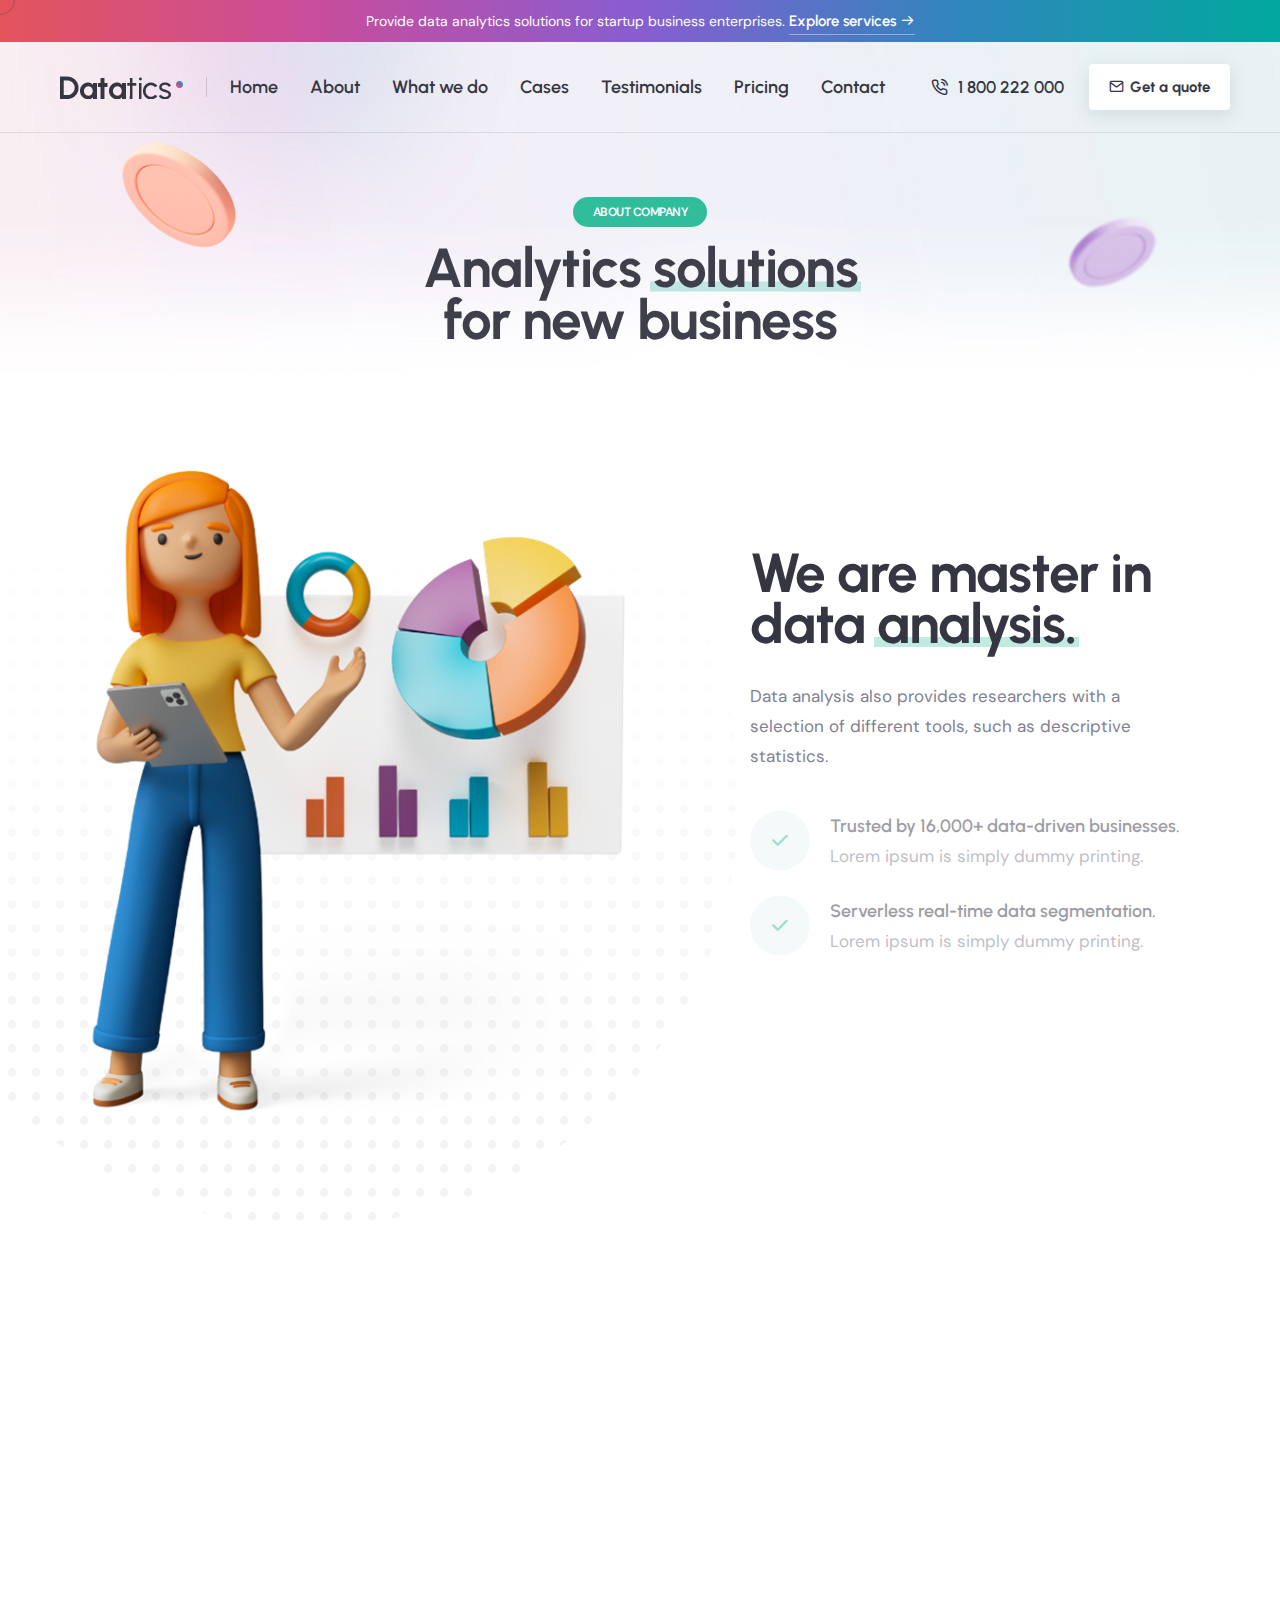
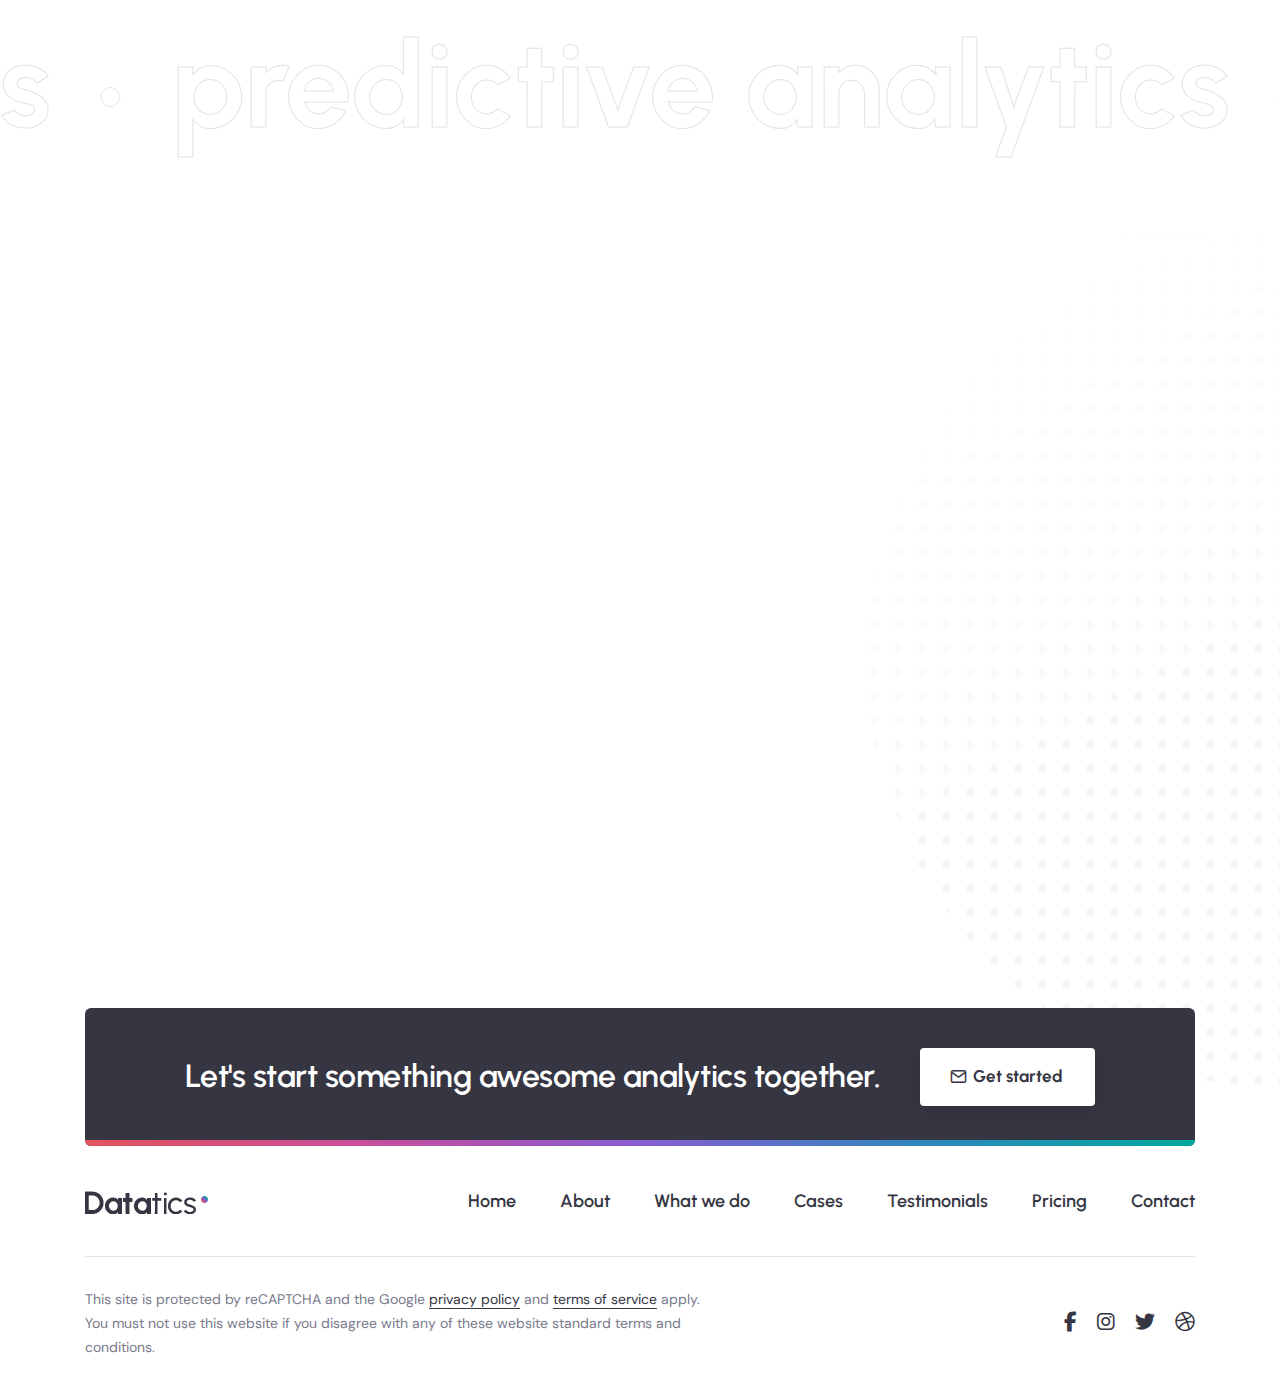
<file: about.html>
﻿<!doctype html>
<html class="no-js" lang="en">

<!-- Mirrored from craftohtml.themezaa.com/demo-data-analysis-about.html by HTTrack Website Copier/3.x [XR&CO'2014], Mon, 08 Apr 2024 10:57:41 GMT -->
<head>
<title>Crafto - The Multipurpose HTML5 Template</title>
<meta charset="utf-8">
<meta http-equiv="X-UA-Compatible" content="IE=edge" />
<meta name="author" content="ThemeZaa">
<meta name="viewport" content="width=device-width,initial-scale=1.0" />
<meta name="description" content="Elevate your online presence with Crafto - a modern, versatile, multipurpose Bootstrap 5 responsive HTML5, SCSS template using highly creative 48+ ready demos.">

<link rel="shortcut icon" href="images/favicon.png">
<link rel="apple-touch-icon" href="images/apple-touch-icon-57x57.png">
<link rel="apple-touch-icon" sizes="72x72" href="images/apple-touch-icon-72x72.png">
<link rel="apple-touch-icon" sizes="114x114" href="images/apple-touch-icon-114x114.png">

<link rel="preconnect" href="https://fonts.googleapis.com/" crossorigin>
<link rel="preconnect" href="https://fonts.gstatic.com/" crossorigin>

<link rel="stylesheet" href="css/vendors.min.css" />
<link rel="stylesheet" href="css/icon.min.css" />
<link rel="stylesheet" href="css/style.min.css" />
<link rel="stylesheet" href="css/responsive.min.css" />
<link rel="stylesheet" href="/demos/data-analysis/data-analysis.css" />
</head>
<body data-mobile-nav-style="full-screen-menu" data-mobile-nav-bg-color="#353642" class="custom-cursor overflow-x-hidden">

<div class="cursor-page-inner">
<div class="circle-cursor circle-cursor-inner"></div>
<div class="circle-cursor circle-cursor-outer"></div>
</div>


<header class="header-with-topbar">

<div class="header-top-bar top-bar-dark bg-gradient-flamingo-amethyst-green disable-fixed">
<div class="container-fluid">
<div class="row h-42px align-items-center m-0">
<div class="col-12 text-center justify-content-center">
<div class="fs-14 text-white">Provide data analytics solutions for startup business enterprises. <a href="#" class="btn btn-link-gradient btn-small text-white thin">Explore services<i class="feather icon-feather-arrow-right"></i><span class="bg-white opacity-4"></span></a></div>
</div>
</div>
</div>
</div>


<nav class="navbar navbar-expand-lg header-light bg-transparent disable-fixed border-bottom border-color-transparent-dark-very-light">
<div class="container-fluid">
<div class="col-auto">
<a class="navbar-brand" href="demo-data-analysis.html">
<img src="images/demo-data-analysis-logo-black.png" data-at2x="images/demo-data-analysis-logo-black@2x.png" alt class="default-logo">
<img src="images/demo-data-analysis-logo-black.png" data-at2x="images/demo-data-analysis-logo-black@2x.png" alt class="alt-logo">
<img src="images/demo-data-analysis-logo-black.png" data-at2x="images/demo-data-analysis-logo-black@2x.png" alt class="mobile-logo">
</a>
</div>
<div class="col-auto menu-order left-nav">
<button class="navbar-toggler float-start" type="button" data-bs-toggle="collapse" data-bs-target="#navbarNav" aria-controls="navbarNav" aria-label="Toggle navigation">
<span class="navbar-toggler-line"></span>
<span class="navbar-toggler-line"></span>
<span class="navbar-toggler-line"></span>
<span class="navbar-toggler-line"></span>
</button>
<div class="collapse navbar-collapse" id="navbarNav">
<ul class="navbar-nav alt-font">
<li class="nav-item"><a href="demo-data-analysis.html" class="nav-link">Home</a></li>
<li class="nav-item"><a href="demo-data-analysis-about.html" class="nav-link">About</a></li>
<li class="nav-item"><a href="demo-data-analysis-what-we-do.html" class="nav-link">What we do</a></li>
<li class="nav-item"><a href="demo-data-analysis-cases.html" class="nav-link">Cases</a></li>
<li class="nav-item"><a href="demo-data-analysis-testimonials.html" class="nav-link">Testimonials</a></li>
<li class="nav-item"><a href="demo-data-analysis-pricing.html" class="nav-link">Pricing</a></li>
<li class="nav-item"><a href="demo-data-analysis-contact.html" class="nav-link">Contact</a></li>
</ul>
</div>
</div>
<div class="col-auto ms-auto d-none d-sm-flex">
<div class="header-icon">
<div class="d-none d-xl-inline-block"><div class="alt-font fw-600"><a href="tel:1800222000" class="widget-text"><i class="feather icon-feather-phone-call me-10px"></i>1 800 222 000</a></div></div>
<div class="header-button ms-25px">
<a href="demo-data-analysis-contact.html" class="btn btn-small btn-white btn-hover-animation-switch btn-round-edge btn-box-shadow fw-700 ls-0px btn-icon-left">
<span>
<span class="btn-text">Get a quote</span>
<span class="btn-icon"><i class="feather icon-feather-mail"></i></span>
<span class="btn-icon"><i class="feather icon-feather-mail"></i></span>
</span>
</a>
</div>
</div>
</div>
</div>
</nav>

</header>


<section class="page-title-button-style ipad-top-space-margin big-section pb-0 md-pt-0 cover-background overflow-hidden" style="background-image: url('images/demo-data-analysis-title-bg.jpg')">
<div class="container position-relative h-100">
<div class="position-absolute top-30px left-50px xs-left-10px d-none d-sm-block animation-rotation">
<img class="sm-w-75px" src="images/demo-data-analysis-bg-01.png" data-bottom-top="transform: rotate(-10deg) translateY(-50px);" data-top-bottom="transform:rotate(10deg) translateY(10px)" alt>
</div>
<div class="position-absolute bottom-150px right-50px xs-right-10px d-none d-sm-block animation-rotation">
<img class="sm-w-75px" src="images/demo-data-analysis-bg-03.png" data-bottom-top="transform: rotate(-10deg) translateY(-50px)" data-top-bottom="transform:rotate(10deg) translateY(50px)" alt>
</div>
<div class="row align-items-center justify-content-center extra-small-screen">
<div class="col-xl-5 col-lg-6 col-md-7 col-sm-9 position-relative text-center page-title-extra-small" data-anime="{ &quot;el&quot;: &quot;childs&quot;, &quot;translateY&quot;: [30, 0], &quot;opacity&quot;: [0,1], &quot;duration&quot;: 600, &quot;delay&quot;: 0, &quot;staggervalue&quot;: 300, &quot;easing&quot;: &quot;easeOutQuad&quot; }">
<h1 class="bg-base-color fw-600 text-white text-uppercase ps-20px pe-20px fs-12 border-radius-100px d-inline-block mb-15px">About company</h1>
<h2 class="fw-700 alt-font text-dark-gray ls-minus-1px mb-0">Analytics <span class="text-highlight">solutions<span class="bg-base-color opacity-3 h-10px bottom-10px"></span></span> for new business</h2>
</div>
</div>
</div>
</section>


<section class="position-relative p-0 pt-4">
<img src="images/demo-data-analysis-bg-08.png" class="position-absolute top-minus-50px left-0px lg-w-55 lg-top-0px" alt />
<div class="container position-relative">
<div class="row align-items-center mb-4 lg-mb-8 sm-mb-50px">
<div class="col-xl-6 col-lg-6 md-mb-30px text-center" data-anime="{ &quot;el&quot;: &quot;childs&quot;, &quot;opacity&quot;: [0,1], &quot;duration&quot;: 600, &quot;delay&quot;: 0, &quot;staggervalue&quot;: 300, &quot;easing&quot;: &quot;easeOutQuad&quot; }">
<img src="images/demo-data-analysis-about-01.png" data-bottom-top="transform: translateY(-50px)" data-top-bottom="transform: translateY(50px)" alt>
</div>
<div class="col-xl-5 col-lg-6 offset-xl-1" data-anime="{ &quot;el&quot;: &quot;childs&quot;, &quot;translateY&quot;: [30, 0], &quot;opacity&quot;: [0,1], &quot;duration&quot;: 600, &quot;delay&quot;: 0, &quot;staggervalue&quot;: 300, &quot;easing&quot;: &quot;easeOutQuad&quot; }">
<h2 class="fw-700 alt-font text-dark-gray ls-minus-1px">We are master in data <span class="text-highlight">analysis.<span class="bg-base-color opacity-3 h-10px bottom-10px"></span></span></h2>
<p class="w-95 lg-w-100">Data analysis also provides researchers with a selection of different tools, such as descriptive statistics.</p>
<div class="mb-40px sm-mb-30px">

<div class="icon-with-text-style-08 mb-25px">
<div class="feature-box feature-box-left-icon-middle overflow-hidden">
<div class="feature-box-icon feature-box-icon-rounded w-60px h-60px rounded-circle bg-clear-green me-20px text-center"><i class="fa-solid fa-check fs-18 text-base-color"></i></div>
<div class="feature-box-content last-paragraph-no-margin">
<span class="fs-18 alt-font fw-600 xs-lh-28 text-dark-gray">Trusted by 16,000+ data-driven businesses.</span>
<p>Lorem ipsum is simply dummy printing.</p>
</div>
</div>
</div>


<div class="icon-with-text-style-08">
<div class="feature-box feature-box-left-icon-middle overflow-hidden">
<div class="feature-box-icon feature-box-icon-rounded w-60px h-60px rounded-circle bg-clear-green me-20px text-center"><i class="fa-solid fa-check fs-18 text-base-color"></i></div>
<div class="feature-box-content last-paragraph-no-margin">
<span class="fs-18 alt-font fw-600 xs-lh-28 text-dark-gray">Serverless real-time data segmentation.</span>
<p>Lorem ipsum is simply dummy printing.</p>
</div>
</div>
</div>

</div>
<a href="#" class="btn btn-large btn-dark-gray btn-hover-animation-switch btn-round-edge btn-box-shadow btn-icon-left me-30px">
<span>
<span class="btn-text">Explore services</span>
<span class="btn-icon"><i class="feather icon-feather-briefcase"></i></span>
<span class="btn-icon"><i class="feather icon-feather-briefcase"></i></span>
</span>
</a>
<a href="demo-data-analysis-contact.html" class="btn btn-link btn-hover-animation-switch btn-extra-large text-dark-gray btn-icon-left align-middle p-0 xs-mt-20px xs-mb-20px">
<span>
<span class="btn-text">Quick contact</span>
<span class="btn-icon"><i class="feather icon-feather-mail"></i></span>
<span class="btn-icon"><i class="feather icon-feather-mail"></i></span>
</span>
</a>
</div>
</div>
</div>
</section>


<section class="position-relative half-section pt-0">
<div class="container">
<div class="row justify-content-center mb-1">
<div class="col-lg-6 text-center" data-anime="{ &quot;el&quot;: &quot;childs&quot;, &quot;translateY&quot;: [30, 0], &quot;opacity&quot;: [0,1], &quot;duration&quot;: 600, &quot;delay&quot;: 0, &quot;staggervalue&quot;: 300, &quot;easing&quot;: &quot;easeOutQuad&quot; }">
<div class="bg-base-color fw-600 text-white text-uppercase ps-20px pe-20px fs-12 border-radius-100px d-inline-block mb-15px">Process cycle</div>
<h2 class="fw-700 alt-font text-dark-gray ls-minus-1px">Business <span class="text-highlight">timeline<span class="bg-base-color opacity-3 h-10px bottom-10px"></span></span></h2>
</div>
</div>
<div class="row row-cols-auto row-cols-xl-4 row-cols-sm-2 position-relative" data-anime="{ &quot;el&quot;: &quot;childs&quot;, &quot;translateX&quot;: [50, 0], &quot;opacity&quot;: [0,1], &quot;duration&quot;: 600, &quot;delay&quot;:100, &quot;staggervalue&quot;: 150, &quot;easing&quot;: &quot;easeOutQuad&quot; }">

<div class="col align-self-start xs-mb-40px">
<div class="feature-box text-start ps-30px pe-30px sm-ps-20px sm-pe-20px">
<div class="feature-box-icon position-absolute left-0px top-0px">
<h1 class="alt-font fs-110 text-outline text-outline-width-1px text-outline-color-dark-gray fw-800 ls-minus-1px opacity-2 mb-0">01</h1>
</div>
<div class="feature-box-content last-paragraph-no-margin pt-30 lg-pt-60px sm-pt-40px">
<span class="alt-font text-dark-gray fs-20 d-inline-block fw-600 mb-10px">Business founded</span>
<p>Lorem ipsum is simply text the printing typesetting standard dummy.</p>
<span class="w-60px h-2px bg-dark-gray d-inline-block"></span>
</div>
</div>
</div>


<div class="col align-self-end mt-40px lg-mt-0">
<div class="feature-box text-start ps-30px pe-30px sm-ps-20px sm-pe-20px">
<div class="feature-box-icon position-absolute left-0px top-0px">
<h1 class="alt-font fs-110 text-outline text-outline-width-1px text-outline-color-dark-gray fw-800 ls-minus-1px opacity-2 mb-0">02</h1>
</div>
<div class="feature-box-content last-paragraph-no-margin pt-30 lg-pt-60px sm-pt-40px">
<span class="alt-font text-dark-gray fs-20 d-inline-block fw-600 mb-10px">Build new office</span>
<p>Lorem ipsum is simply text the printing typesetting standard dummy.</p>
<span class="w-60px h-2px bg-dark-gray d-inline-block"></span>
</div>
</div>
</div>


<div class="col align-self-start lg-mt-40px">
<div class="feature-box text-start ps-30px pe-30px sm-ps-20px sm-pe-20px">
<div class="feature-box-icon position-absolute left-0px top-0px">
<h1 class="alt-font fs-110 text-outline text-outline-width-1px text-outline-color-dark-gray fw-800 ls-minus-1px opacity-2 mb-0">03</h1>
</div>
<div class="feature-box-content last-paragraph-no-margin pt-30 lg-pt-60px sm-pt-40px">
<span class="alt-font text-dark-gray fs-20 d-inline-block fw-600 mb-10px">Relocates headquarter</span>
<p>Lorem ipsum is simply text the printing typesetting standard dummy.</p>
<span class="w-60px h-2px bg-dark-gray d-inline-block"></span>
</div>
</div>
</div>


<div class="col align-self-end mt-40px">
<div class="feature-box text-start ps-30px pe-30px sm-ps-20px sm-pe-20px">
<div class="feature-box-icon position-absolute left-0px top-0px">
<h1 class="alt-font fs-110 text-outline text-outline-width-1px text-outline-color-dark-gray fw-800 ls-minus-1px opacity-2 mb-0">04</h1>
</div>
<div class="feature-box-content last-paragraph-no-margin pt-30 lg-pt-60px sm-pt-40px">
<span class="alt-font text-dark-gray fs-20 d-inline-block fw-600 mb-10px">Revenues of millions</span>
<p>Lorem ipsum is simply text the printing typesetting standard dummy.</p>
<span class="w-60px h-2px bg-dark-gray d-inline-block"></span>
</div>
</div>
</div>

</div>
</div>
<div class="container-fluid">
<div class="row position-relative mt-3">
<div class="col swiper swiper-width-auto text-cente" data-slider-options="{ &quot;slidesPerView&quot;: &quot;auto&quot;, &quot;spaceBetween&quot;:0, &quot;centeredSlides&quot;: true, &quot;speed&quot;: 10000, &quot;loop&quot;: true, &quot;pagination&quot;: { &quot;el&quot;: &quot;.slider-four-slide-pagination-2&quot;, &quot;clickable&quot;: false }, &quot;allowTouchMove&quot;: false, &quot;autoplay&quot;: { &quot;delay&quot;:1, &quot;disableOnInteraction&quot;: false }, &quot;navigation&quot;: { &quot;nextEl&quot;: &quot;.slider-four-slide-next-2&quot;, &quot;prevEl&quot;: &quot;.slider-four-slide-prev-2&quot; }, &quot;keyboard&quot;: { &quot;enabled&quot;: true, &quot;onlyInViewport&quot;: true }, &quot;effect&quot;: &quot;slide&quot; }">
<div class="swiper-wrapper pb-20px marquee-slide">

<div class="swiper-slide">
<div class="fs-120 lh-120 alt-font text-outline text-outline-color-extra-medium-gray fw-700"><span class="w-20px h-20px border border-radius-100 border-color-extra-medium-gray d-inline-block align-middle ms-50px me-50px sm-ms-30px sm-me-30px"></span>predictive analytics</div>
</div>


<div class="swiper-slide">
<div class="fs-120 lh-120 alt-font text-outline text-outline-color-extra-medium-gray fw-700"><span class="w-20px h-20px border border-radius-100 border-color-extra-medium-gray d-inline-block align-middle ms-50px me-50px sm-ms-30px sm-me-30px"></span>data engineers</div>
</div>


<div class="swiper-slide">
<div class="fs-120 lh-120 alt-font text-outline text-outline-color-extra-medium-gray fw-700"><span class="w-20px h-20px border border-radius-100 border-color-extra-medium-gray d-inline-block align-middle ms-50px me-50px"></span>statistical modeling</div>
</div>


<div class="swiper-slide">
<div class="fs-120 lh-120 alt-font text-outline text-outline-color-extra-medium-gray fw-700"><span class="w-20px h-20px border border-radius-100 border-color-extra-medium-gray d-inline-block align-middle ms-50px me-50px sm-ms-30px sm-me-30px"></span>predictive analytics</div>
</div>


<div class="swiper-slide">
<div class="fs-120 lh-120 alt-font text-outline text-outline-color-extra-medium-gray fw-700"><span class="w-20px h-20px border border-radius-100 border-color-extra-medium-gray d-inline-block align-middle ms-50px me-50px sm-ms-30px sm-me-30px"></span>data engineers</div>
</div>


<div class="swiper-slide">
<div class="fs-120 lh-120 alt-font text-outline text-outline-color-extra-medium-gray fw-700"><span class="w-20px h-20px border border-radius-100 border-color-extra-medium-gray d-inline-block align-middle ms-50px me-50px"></span>statistical modeling</div>
</div>


<div class="swiper-slide">
<div class="fs-120 lh-120 alt-font text-outline text-outline-color-extra-medium-gray fw-700"><span class="w-20px h-20px border border-radius-100 border-color-extra-medium-gray d-inline-block align-middle ms-50px me-50px sm-ms-30px sm-me-30px"></span>data engineers</div>
</div>

</div>
</div>
</div>
</div>
</section>


<section class="pt-0 pb-0 position-relative">
<img src="images/demo-data-analysis-bg-07.png" class="position-absolute top-10 right-0px" alt>
<div class="container">
<div class="row justify-content-center mb-3">
<div class="col-lg-6 text-center" data-anime="{ &quot;el&quot;: &quot;childs&quot;, &quot;translateY&quot;: [30, 0], &quot;opacity&quot;: [0,1], &quot;duration&quot;: 600, &quot;delay&quot;: 0, &quot;staggervalue&quot;: 300, &quot;easing&quot;: &quot;easeOutQuad&quot; }">
<div class="bg-base-color fw-600 text-white text-uppercase ps-20px pe-20px fs-12 border-radius-100px d-inline-block mb-15px">Committed people</div>
<h2 class="fw-700 alt-font text-dark-gray ls-minus-1px">Leadership <span class="text-highlight">team<span class="bg-base-color opacity-3 h-10px bottom-10px"></span></span></h2>
</div>
</div>
<div class="row row-cols-1 row-cols-lg-4 row-cols-md-2 row-cols-sm-2 mb-3 sm-mb-35px" data-anime="{ &quot;el&quot;: &quot;childs&quot;, &quot;translateY&quot;: [30, 0], &quot;opacity&quot;: [0,1], &quot;duration&quot;: 600, &quot;delay&quot;: 0, &quot;staggervalue&quot;: 300, &quot;easing&quot;: &quot;easeOutQuad&quot; }">

<div class="col text-center team-style-01 md-mb-30px">
<figure class="mb-0 hover-box position-relative">
<img src="images/demo-data-analysis-team-01.jpg" class="border-radius-6px" alt />
<figcaption class="w-100 p-35px bg-white lg-p-25px">
<div class="position-relative z-index-1 overflow-hidden">
<span class="d-block alt-font fw-600 fs-19 text-dark-gray lh-22">Jeremy dupont</span>
<p class="m-0 fs-16">Executive officer</p>
<div class="social-icon hover-text mt-15px social-icon-style-05" style="display: none;">
<a href="https://www.facebook.com/" target="_blank" class="fw-600 text-dark-gray">Fb.</a>
<a href="https://www.instagram.com/" target="_blank" class="fw-600 text-dark-gray">In.</a>
<a href="https://www.twitter.com/" target="_blank" class="fw-600 text-dark-gray">Tw.</a>
<a href="https://dribbble.com/" target="_blank" class="fw-600 text-dark-gray">Dr.</a>
</div>
</div>
<div class="box-overlay bg-white box-shadow-quadruple-large border-radius-6px"></div>
</figcaption>
</figure>
</div>


<div class="col text-center team-style-01 md-mb-30px">
<figure class="mb-0 hover-box position-relative">
<img src="images/demo-data-analysis-team-02.jpg" class="border-radius-6px" alt />
<figcaption class="w-100 p-35px bg-white lg-p-25px">
<div class="position-relative z-index-1 overflow-hidden">
<span class="d-block alt-font fw-600 fs-19 text-dark-gray lh-22">Jessica dover</span>
<p class="m-0 fs-16">Project manager</p>
<div class="social-icon hover-text mt-15px social-icon-style-05" style="display: none;">
<a href="https://www.facebook.com/" target="_blank" class="fw-600 text-dark-gray">Fb.</a>
<a href="https://www.instagram.com/" target="_blank" class="fw-600 text-dark-gray">In.</a>
<a href="https://www.twitter.com/" target="_blank" class="fw-600 text-dark-gray">Tw.</a>
<a href="https://dribbble.com/" target="_blank" class="fw-600 text-dark-gray">Dr.</a>
</div>
</div>
<div class="box-overlay bg-white box-shadow-quadruple-large border-radius-6px"></div>
</figcaption>
</figure>
</div>


<div class="col text-center team-style-01 sm-mb-30px">
<figure class="mb-0 hover-box position-relative">
<img src="images/demo-data-analysis-team-03.jpg" class="border-radius-6px" alt />
<figcaption class="w-100 p-35px bg-white lg-p-25px">
<div class="position-relative z-index-1 overflow-hidden">
<span class="d-block alt-font fw-600 fs-19 text-dark-gray lh-22">Herman miller</span>
<p class="m-0 fs-16">Chief executive</p>
<div class="social-icon hover-text mt-15px social-icon-style-05" style="display: none;">
<a href="https://www.facebook.com/" target="_blank" class="fw-600 text-dark-gray">Fb.</a>
<a href="https://www.instagram.com/" target="_blank" class="fw-600 text-dark-gray">In.</a>
<a href="https://www.twitter.com/" target="_blank" class="fw-600 text-dark-gray">Tw.</a>
<a href="https://dribbble.com/" target="_blank" class="fw-600 text-dark-gray">Dr.</a>
</div>
</div>
<div class="box-overlay bg-white box-shadow-quadruple-large border-radius-6px"></div>
</figcaption>
</figure>
</div>


<div class="col text-center team-style-01">
<figure class="mb-0 hover-box position-relative">
<img src="images/demo-data-analysis-team-04.jpg" class="border-radius-6px" alt />
<figcaption class="w-100 p-35px bg-white lg-p-25px">
<div class="position-relative z-index-1 overflow-hidden">
<span class="d-block alt-font fw-600 fs-19 text-dark-gray lh-22">John parker</span>
<p class="m-0 fs-16">Support technician</p>
<div class="social-icon hover-text mt-15px social-icon-style-05" style="display: none;">
<a href="https://www.facebook.com/" target="_blank" class="fw-600 text-dark-gray">Fb.</a>
<a href="https://www.instagram.com/" target="_blank" class="fw-600 text-dark-gray">In.</a>
<a href="https://www.twitter.com/" target="_blank" class="fw-600 text-dark-gray">Tw.</a>
<a href="https://dribbble.com/" target="_blank" class="fw-600 text-dark-gray">Dr.</a>
</div>
</div>
<div class="box-overlay bg-white box-shadow-quadruple-large border-radius-6px"></div>
</figcaption>
</figure>
</div>

</div>
<div class="row justify-content-center">
<div class="col-auto text-center" data-anime="{&quot;translateY&quot;: [30, 0], &quot;opacity&quot;: [0,1], &quot;duration&quot;: 600, &quot;delay&quot;: 0, &quot;staggervalue&quot;: 300, &quot;easing&quot;: &quot;easeOutQuad&quot; }">
<div class="d-inline-block me-5px"><img src="images/demo-data-analysis-about-02.png" alt></div>
<div class="d-inline-block text-dark-gray fs-22 alt-font fw-500">We believe teams can do <span class="fw-700">remarkable work</span> when they actually get to work.</div>
</div>
</div>
</div>
</section>


<footer>
<div class="container">
<div class="row justify-content-center mb-30px mx-0">
<div class="col-12 position-relative text-center bg-dark-gray p-40px border-radius-6px position-relative overflow-hidden lg-p-30px">
<h5 class="alt-font d-block d-xl-inline-block align-middle text-white mb-0 fw-600 me-35px lg-me-0 lg-mb-20px">Let's start something awesome analytics together.</h5>
<a href="demo-data-analysis-what-we-do.html" class="btn btn-large btn-white btn-hover-animation-switch btn-round-edge btn-box-shadow btn-icon-left fw-700">
<span>
<span class="btn-text">Get started</span>
<span class="btn-icon"><i class="feather icon-feather-mail"></i></span>
<span class="btn-icon"><i class="feather icon-feather-mail"></i></span>
</span>
</a>
<div class="bg-gradient-flamingo-amethyst-green h-6px w-100 position-absolute left-0px bottom-0px"></div>
</div>
</div>
<div class="row align-items-center">

<div class="col-12 col-lg-auto md-mb-15px text-center text-lg-start">
<a href="demo-data-analysis.html" class="footer-logo"><img src="images/demo-data-analysis-logo-black.png" data-at2x="images/demo-data-analysis-logo-black@2x.png" alt></a>
</div>


<div class="col">
<ul class="footer-navbar fs-18 alt-font fw-600 text-center text-lg-end">
<li class="nav-item active"><a href="demo-data-analysis.html" class="nav-link">Home</a></li>
<li class="nav-item"><a href="demo-data-analysis-about.html" class="nav-link">About</a></li>
<li class="nav-item"><a href="demo-data-analysis-what-we-do.html" class="nav-link">What we do</a></li>
<li class="nav-item"><a href="demo-data-analysis-cases.html" class="nav-link">Cases</a></li>
<li class="nav-item"><a href="demo-data-analysis-testimonials.html" class="nav-link">Testimonials</a></li>
<li class="nav-item"><a href="demo-data-analysis-pricing.html" class="nav-link">Pricing</a></li>
<li class="nav-item"><a href="demo-data-analysis-contact.html" class="nav-link">Contact</a></li>
</ul>
</div>

</div>
<div class="row justify-content-center align-items-center pt-30px">

<div class="col-12 mb-30px">
<div class="divider-style-03 divider-style-03-01 border-1 border-color-extra-medium-gray"></div>
</div>


<div class="col-lg-7 col-md-8 fs-14 lh-24 text-center text-md-start last-paragraph-no-margin sm-mb-20px"><p>This site is protected by reCAPTCHA and the Google <a href="#" class="text-decoration-line-bottom text-dark-gray">privacy policy</a> and <a href="#" class="text-decoration-line-bottom text-dark-gray">terms of service</a> apply. You must not use this website if you disagree with any of these website standard terms and conditions.</p></div>


<div class="col-lg-5 col-md-4 text-end elements-social social-icon-style-08 text-center text-md-end">
<ul class="medium-icon dark d-inline-block">
<li><a class="facebook" href="https://www.facebook.com/" target="_blank"><i class="fa-brands fa-facebook-f"></i></a></li>
<li><a class="instagram" href="https://www.instagram.com/" target="_blank"><i class="fa-brands fa-instagram"></i></a></li>
<li><a class="twitter" href="https://www.twitter.com/" target="_blank"><i class="fa-brands fa-twitter"></i></a></li>
<li><a class="dribbble" href="http://www.dribbble.com/" target="_blank"><i class="fa-brands fa-dribbble"></i></a></li>
</ul>
</div>

</div>
</div>
</footer>


<div class="scroll-progress d-none d-xxl-block">
<a href="#" class="scroll-top" aria-label="scroll">
<span class="scroll-text">Scroll</span><span class="scroll-line"><span class="scroll-point"></span></span>
</a>
</div>


<script type="text/javascript" src="js/jquery.js"></script>
<script type="text/javascript" src="js/vendors.min.js"></script>
<script type="text/javascript" src="js/main.js"></script>
</body>

<!-- Mirrored from craftohtml.themezaa.com/demo-data-analysis-about.html by HTTrack Website Copier/3.x [XR&CO'2014], Mon, 08 Apr 2024 10:57:42 GMT -->
</html>
</file>
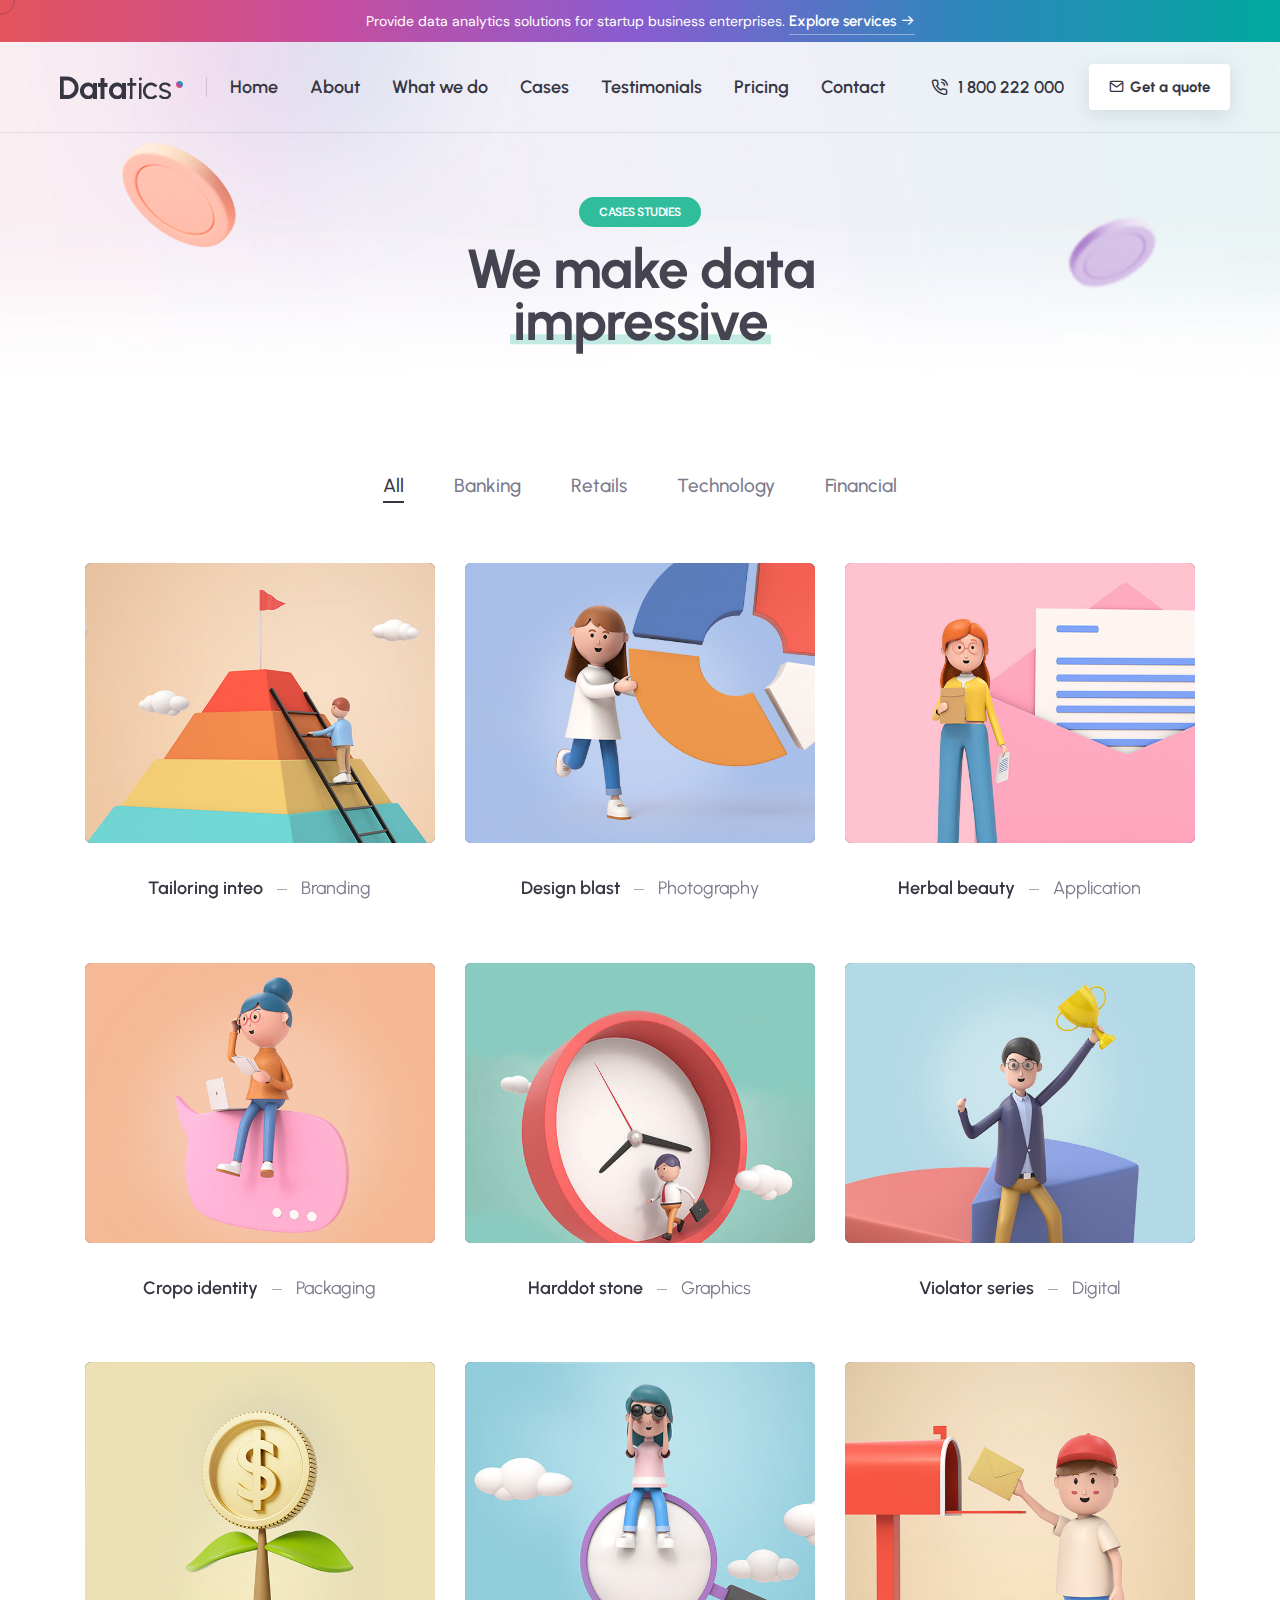
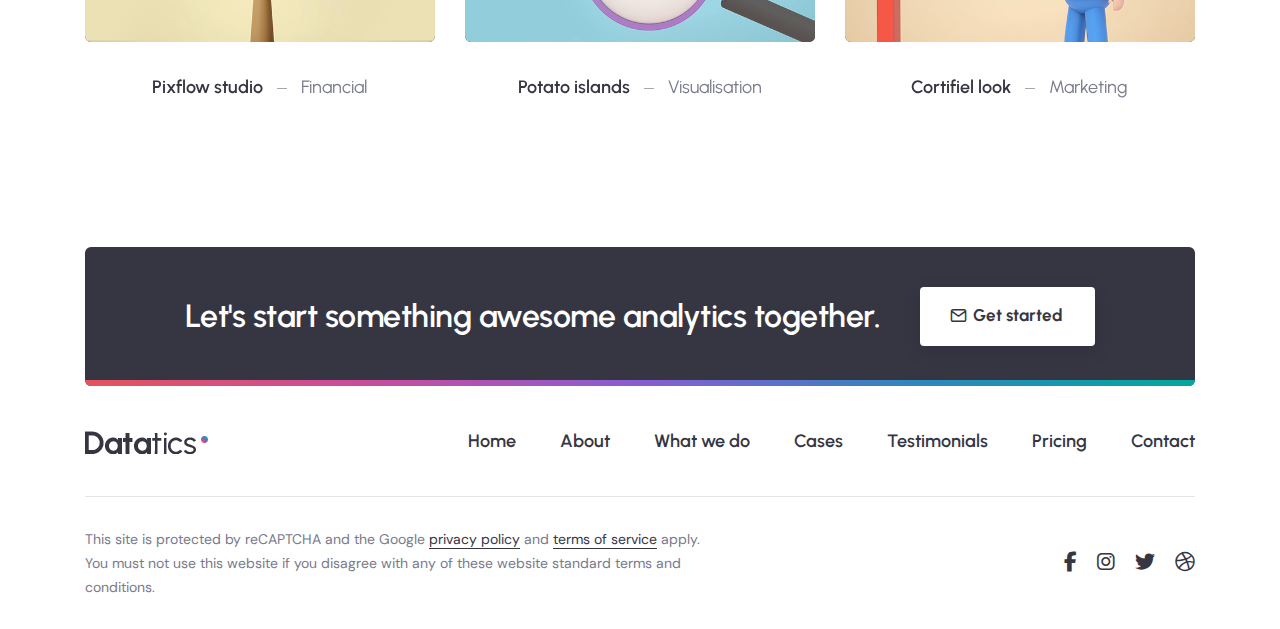
<file: cases.html>
﻿<!doctype html>
<html class="no-js" lang="en">

<!-- Mirrored from craftohtml.themezaa.com/demo-data-analysis-cases.html by HTTrack Website Copier/3.x [XR&CO'2014], Mon, 08 Apr 2024 10:57:42 GMT -->
<head>
<title>Crafto - The Multipurpose HTML5 Template</title>
<meta charset="utf-8">
<meta http-equiv="X-UA-Compatible" content="IE=edge" />
<meta name="author" content="ThemeZaa">
<meta name="viewport" content="width=device-width,initial-scale=1.0" />
<meta name="description" content="Elevate your online presence with Crafto - a modern, versatile, multipurpose Bootstrap 5 responsive HTML5, SCSS template using highly creative 48+ ready demos.">

<link rel="shortcut icon" href="images/favicon.png">
<link rel="apple-touch-icon" href="images/apple-touch-icon-57x57.png">
<link rel="apple-touch-icon" sizes="72x72" href="images/apple-touch-icon-72x72.png">
<link rel="apple-touch-icon" sizes="114x114" href="images/apple-touch-icon-114x114.png">

<link rel="preconnect" href="https://fonts.googleapis.com/" crossorigin>
<link rel="preconnect" href="https://fonts.gstatic.com/" crossorigin>

<link rel="stylesheet" href="css/vendors.min.css" />
<link rel="stylesheet" href="css/icon.min.css" />
<link rel="stylesheet" href="css/style.min.css" />
<link rel="stylesheet" href="css/responsive.min.css" />
<link rel="stylesheet" href="demos/data-analysis/data-analysis.css" />
</head>
<body data-mobile-nav-style="full-screen-menu" data-mobile-nav-bg-color="#353642" class="custom-cursor overflow-x-hidden">

<div class="cursor-page-inner">
<div class="circle-cursor circle-cursor-inner"></div>
<div class="circle-cursor circle-cursor-outer"></div>
</div>


<header class="header-with-topbar">

<div class="header-top-bar top-bar-dark bg-gradient-flamingo-amethyst-green disable-fixed">
<div class="container-fluid">
<div class="row h-42px align-items-center m-0">
<div class="col-12 text-center justify-content-center">
<div class="fs-14 text-white">Provide data analytics solutions for startup business enterprises. <a href="#" class="btn btn-link-gradient btn-small text-white thin">Explore services<i class="feather icon-feather-arrow-right"></i><span class="bg-white opacity-4"></span></a></div>
</div>
</div>
</div>
</div>


<nav class="navbar navbar-expand-lg header-light bg-transparent disable-fixed border-bottom border-color-transparent-dark-very-light">
<div class="container-fluid">
<div class="col-auto">
<a class="navbar-brand" href="demo-data-analysis.html">
<img src="images/demo-data-analysis-logo-black.png" data-at2x="images/demo-data-analysis-logo-black@2x.png" alt class="default-logo">
<img src="images/demo-data-analysis-logo-black.png" data-at2x="images/demo-data-analysis-logo-black@2x.png" alt class="alt-logo">
<img src="images/demo-data-analysis-logo-black.png" data-at2x="images/demo-data-analysis-logo-black@2x.png" alt class="mobile-logo">
</a>
</div>
<div class="col-auto menu-order left-nav">
<button class="navbar-toggler float-start" type="button" data-bs-toggle="collapse" data-bs-target="#navbarNav" aria-controls="navbarNav" aria-label="Toggle navigation">
<span class="navbar-toggler-line"></span>
<span class="navbar-toggler-line"></span>
<span class="navbar-toggler-line"></span>
<span class="navbar-toggler-line"></span>
</button>
<div class="collapse navbar-collapse" id="navbarNav">
<ul class="navbar-nav alt-font">
<li class="nav-item"><a href="demo-data-analysis.html" class="nav-link">Home</a></li>
<li class="nav-item"><a href="demo-data-analysis-about.html" class="nav-link">About</a></li>
<li class="nav-item"><a href="demo-data-analysis-what-we-do.html" class="nav-link">What we do</a></li>
<li class="nav-item"><a href="demo-data-analysis-cases.html" class="nav-link">Cases</a></li>
<li class="nav-item"><a href="demo-data-analysis-testimonials.html" class="nav-link">Testimonials</a></li>
<li class="nav-item"><a href="demo-data-analysis-pricing.html" class="nav-link">Pricing</a></li>
<li class="nav-item"><a href="demo-data-analysis-contact.html" class="nav-link">Contact</a></li>
</ul>
</div>
</div>
<div class="col-auto ms-auto d-none d-sm-flex">
<div class="header-icon">
<div class="d-none d-xl-inline-block"><div class="alt-font fw-600"><a href="tel:1800222000" class="widget-text"><i class="feather icon-feather-phone-call me-10px"></i>1 800 222 000</a></div></div>
<div class="header-button ms-25px">
<a href="demo-data-analysis-contact.html" class="btn btn-small btn-white btn-hover-animation-switch btn-round-edge btn-box-shadow fw-700 ls-0px btn-icon-left">
<span>
<span class="btn-text">Get a quote</span>
<span class="btn-icon"><i class="feather icon-feather-mail"></i></span>
<span class="btn-icon"><i class="feather icon-feather-mail"></i></span>
</span>
</a>
</div>
</div>
</div>
</div>
</nav>

</header>


<section class="page-title-button-style big-section ipad-top-space-margin big-section pb-0 md-pt-0 cover-background overflow-hidden" style="background-image: url('images/demo-data-analysis-title-bg.jpg')">
<div class="container position-relative h-100">
<div class="position-absolute top-30px left-50px xs-left-10px animation-rotation">
<img class="sm-w-75px" src="images/demo-data-analysis-bg-01.png" data-bottom-top="transform: rotate(-10deg) translateY(-50px);" data-top-bottom="transform:rotate(10deg) translateY(10px)" alt>
</div>
<div class="position-absolute bottom-150px right-50px xs-right-10px animation-rotation">
<img class="sm-w-75px" src="images/demo-data-analysis-bg-03.png" data-bottom-top="transform: rotate(-10deg) translateY(-50px)" data-top-bottom="transform:rotate(10deg) translateY(50px)" alt>
</div>
<div class="row align-items-center justify-content-center extra-small-screen">
<div class="col-xl-5 col-lg-6 col-md-7 col-sm-9 position-relative text-center page-title-extra-small" data-anime="{ &quot;el&quot;: &quot;childs&quot;, &quot;translateY&quot;: [30, 0], &quot;opacity&quot;: [0,1], &quot;duration&quot;: 600, &quot;delay&quot;: 0, &quot;staggervalue&quot;: 300, &quot;easing&quot;: &quot;easeOutQuad&quot; }">
<h1 class="bg-base-color fw-600 text-white text-uppercase ps-20px pe-20px fs-12 border-radius-100px d-inline-block mb-15px">Cases studies</h1>
<h2 class="fw-700 alt-font text-dark-gray ls-minus-1px mb-0">We make data <span class="text-highlight">impressive<span class="bg-base-color opacity-3 h-10px bottom-10px"></span></span></h2>
</div>
</div>
</div>
</section>


<section class="pb-0 pt-4">
<div class="container">
<div class="row align-items-center mb-4">
<div class="col-12 text-center text-md-start">

<ul class="portfolio-filter nav nav-tabs justify-content-center border-0 fw-500 alt-font fs-19">
<li class="nav active"><a data-filter="*" href="#">All</a></li>
<li class="nav"><a data-filter=".banking" href="#">Banking</a></li>
<li class="nav"><a data-filter=".retails" href="#">Retails</a></li>
<li class="nav"><a data-filter=".technology" href="#">Technology</a></li>
<li class="nav"><a data-filter=".financial" href="#">Financial</a></li>
</ul>

</div>
</div>
<div class="row">
<div class="col-12 filter-content p-md-0">
<ul class="portfolio-simple portfolio-wrapper grid-loading alt-font fs-18 grid grid-3col xxl-grid-3col xl-grid-3col lg-grid-3col md-grid-2col sm-grid-1col xs-grid-1col gutter-extra-large text-center">
<li class="grid-sizer"></li>

<li class="grid-item retails banking transition-inner-all">
<div class="portfolio-box">
<div class="portfolio-image border-radius-6px bg-dark-gray">
<a href="#">
<img src="images/demo-data-analysis-cases-01.jpg" alt />
</a>
</div>
<div class="portfolio-caption pt-30px pb-30px sm-pt-25px sm-pb-25px">
<a href="#" class="text-dark-gray text-dark-gray-hover fw-600">Tailoring inteo</a>
<span class="d-inline-block align-middle w-10px separator-line-1px bg-light-gray ms-10px me-10px"></span>
<div class="d-inline-block">Branding</div>
</div>
</div>
</li>


<li class="grid-item technology retails transition-inner-all">
<div class="portfolio-box">
<div class="portfolio-image border-radius-6px bg-dark-gray">
<a href="#">
<img src="images/demo-data-analysis-cases-02.jpg" alt />
</a>
</div>
<div class="portfolio-caption pt-30px pb-30px sm-pt-25px sm-pb-25px">
<a href="#" class="text-dark-gray text-dark-gray-hover fw-600">Design blast</a>
<span class="d-inline-block align-middle w-10px separator-line-1px bg-light-gray ms-10px me-10px"></span>
<div class="d-inline-block">Photography</div>
</div>
</div>
</li>


<li class="grid-item banking retails technology transition-inner-all">
<div class="portfolio-box">
<div class="portfolio-image border-radius-6px bg-dark-gray">
<a href="#">
<img src="images/demo-data-analysis-cases-03.jpg" alt />
</a>
</div>
<div class="portfolio-caption pt-30px pb-30px sm-pt-25px sm-pb-25px">
<a href="#" class="text-dark-gray text-dark-gray-hover fw-600">Herbal beauty</a>
<span class="d-inline-block align-middle w-10px separator-line-1px bg-light-gray ms-10px me-10px"></span>
<div class="d-inline-block">Application</div>
</div>
</div>
</li>


<li class="grid-item technology retails banking transition-inner-all">
<div class="portfolio-box">
<div class="portfolio-image border-radius-6px bg-dark-gray">
<a href="#">
<img src="images/demo-data-analysis-cases-04.jpg" alt />
</a>
</div>
<div class="portfolio-caption pt-30px pb-30px sm-pt-25px sm-pb-25px">
<a href="#" class="text-dark-gray text-dark-gray-hover fw-600">Cropo identity</a>
<span class="d-inline-block align-middle w-10px separator-line-1px bg-light-gray ms-10px me-10px"></span>
<div class="d-inline-block">Packaging</div>
</div>
</div>
</li>


<li class="grid-item banking financial transition-inner-all">
<div class="portfolio-box">
<div class="portfolio-image border-radius-6px bg-dark-gray">
<a href="#">
<img src="images/demo-data-analysis-cases-05.jpg" alt />
</a>
</div>
<div class="portfolio-caption pt-30px pb-30px sm-pt-25px sm-pb-25px">
<a href="#" class="text-dark-gray text-dark-gray-hover fw-600">Harddot stone</a>
<span class="d-inline-block align-middle w-10px separator-line-1px bg-light-gray ms-10px me-10px"></span>
<div class="d-inline-block">Graphics</div>
</div>
</div>
</li>


<li class="grid-item banking financial retails transition-inner-all">
<div class="portfolio-box">
<div class="portfolio-image border-radius-6px bg-dark-gray">
<a href="#">
<img src="images/demo-data-analysis-cases-06.jpg" alt />
</a>
</div>
<div class="portfolio-caption pt-30px pb-30px sm-pt-25px sm-pb-25px">
<a href="#" class="text-dark-gray text-dark-gray-hover fw-600">Violator series</a>
<span class="d-inline-block align-middle w-10px separator-line-1px bg-light-gray ms-10px me-10px"></span>
<div class="d-inline-block">Digital</div>
</div>
</div>
</li>


<li class="grid-item banking technology transition-inner-all">
<div class="portfolio-box">
<div class="portfolio-image border-radius-6px bg-dark-gray">
<a href="#">
<img src="images/demo-data-analysis-cases-08.jpg" alt />
</a>
</div>
<div class="portfolio-caption pt-30px pb-30px sm-pt-25px sm-pb-25px">
<a href="#" class="text-dark-gray text-dark-gray-hover fw-600">Pixflow studio</a>
<span class="d-inline-block align-middle w-10px separator-line-1px bg-light-gray ms-10px me-10px"></span>
<div class="d-inline-block">Financial</div>
</div>
</div>
</li>


<li class="grid-item banking technology retails transition-inner-all">
<div class="portfolio-box">
<div class="portfolio-image border-radius-6px bg-dark-gray">
<a href="#">
<img src="images/demo-data-analysis-cases-07.jpg" alt />
</a>
</div>
<div class="portfolio-caption pt-30px pb-30px sm-pt-25px sm-pb-25px">
<a href="#" class="text-dark-gray text-dark-gray-hover fw-600">Potato islands</a>
<span class="d-inline-block align-middle w-10px separator-line-1px bg-light-gray ms-10px me-10px"></span>
<div class="d-inline-block">Visualisation</div>
</div>
</div>
</li>


<li class="grid-item financial banking transition-inner-all">
<div class="portfolio-box">
<div class="portfolio-image border-radius-6px bg-dark-gray">
<a href="#">
<img src="images/demo-data-analysis-cases-09.jpg" alt />
</a>
</div>
<div class="portfolio-caption pt-30px pb-30px sm-pt-25px sm-pb-25px">
<a href="#" class="text-dark-gray text-dark-gray-hover fw-600">Cortifiel look</a>
<span class="d-inline-block align-middle w-10px separator-line-1px bg-light-gray ms-10px me-10px"></span>
<div class="d-inline-block">Marketing</div>
</div>
</div>
</li>

</ul>
</div>
</div>
</div>
</section>


<footer>
<div class="container">
<div class="row justify-content-center mb-30px mx-0">
<div class="col-12 position-relative text-center bg-dark-gray p-40px border-radius-6px position-relative overflow-hidden lg-p-30px">
<h5 class="alt-font d-block d-xl-inline-block align-middle text-white mb-0 fw-600 me-35px lg-me-0 lg-mb-20px">Let's start something awesome analytics together.</h5>
<a href="demo-data-analysis-what-we-do.html" class="btn btn-large btn-white btn-hover-animation-switch btn-round-edge btn-box-shadow btn-icon-left fw-700">
<span>
<span class="btn-text">Get started</span>
<span class="btn-icon"><i class="feather icon-feather-mail"></i></span>
<span class="btn-icon"><i class="feather icon-feather-mail"></i></span>
</span>
</a>
<div class="bg-gradient-flamingo-amethyst-green h-6px w-100 position-absolute left-0px bottom-0px"></div>
</div>
</div>
<div class="row align-items-center">

<div class="col-12 col-lg-auto md-mb-15px text-center text-lg-start">
<a href="demo-data-analysis.html" class="footer-logo"><img src="images/demo-data-analysis-logo-black.png" data-at2x="images/demo-data-analysis-logo-black@2x.png" alt></a>
</div>


<div class="col">
<ul class="footer-navbar fs-18 alt-font fw-600 text-center text-lg-end">
<li class="nav-item active"><a href="demo-data-analysis.html" class="nav-link">Home</a></li>
<li class="nav-item"><a href="demo-data-analysis-about.html" class="nav-link">About</a></li>
<li class="nav-item"><a href="demo-data-analysis-what-we-do.html" class="nav-link">What we do</a></li>
<li class="nav-item"><a href="demo-data-analysis-cases.html" class="nav-link">Cases</a></li>
<li class="nav-item"><a href="demo-data-analysis-testimonials.html" class="nav-link">Testimonials</a></li>
<li class="nav-item"><a href="demo-data-analysis-pricing.html" class="nav-link">Pricing</a></li>
<li class="nav-item"><a href="demo-data-analysis-contact.html" class="nav-link">Contact</a></li>
</ul>
</div>

</div>
<div class="row justify-content-center align-items-center pt-30px">

<div class="col-12 mb-30px">
<div class="divider-style-03 divider-style-03-01 border-1 border-color-extra-medium-gray"></div>
</div>


<div class="col-lg-7 col-md-8 fs-14 lh-24 text-center text-md-start last-paragraph-no-margin sm-mb-20px"><p>This site is protected by reCAPTCHA and the Google <a href="#" class="text-decoration-line-bottom text-dark-gray">privacy policy</a> and <a href="#" class="text-decoration-line-bottom text-dark-gray">terms of service</a> apply. You must not use this website if you disagree with any of these website standard terms and conditions.</p></div>


<div class="col-lg-5 col-md-4 text-end elements-social social-icon-style-08 text-center text-md-end">
<ul class="medium-icon dark d-inline-block">
<li><a class="facebook" href="https://www.facebook.com/" target="_blank"><i class="fa-brands fa-facebook-f"></i></a></li>
<li><a class="instagram" href="https://www.instagram.com/" target="_blank"><i class="fa-brands fa-instagram"></i></a></li>
<li><a class="twitter" href="https://www.twitter.com/" target="_blank"><i class="fa-brands fa-twitter"></i></a></li>
<li><a class="dribbble" href="http://www.dribbble.com/" target="_blank"><i class="fa-brands fa-dribbble"></i></a></li>
</ul>
</div>

</div>
</div>
</footer>


<div class="scroll-progress d-none d-xxl-block">
<a href="#" class="scroll-top" aria-label="scroll">
<span class="scroll-text">Scroll</span><span class="scroll-line"><span class="scroll-point"></span></span>
</a>
</div>


<script type="text/javascript" src="js/jquery.js"></script>
<script type="text/javascript" src="js/vendors.min.js"></script>
<script type="text/javascript" src="js/main.js"></script>
</body>

<!-- Mirrored from craftohtml.themezaa.com/demo-data-analysis-cases.html by HTTrack Website Copier/3.x [XR&CO'2014], Mon, 08 Apr 2024 10:57:50 GMT -->
</html>
</file>
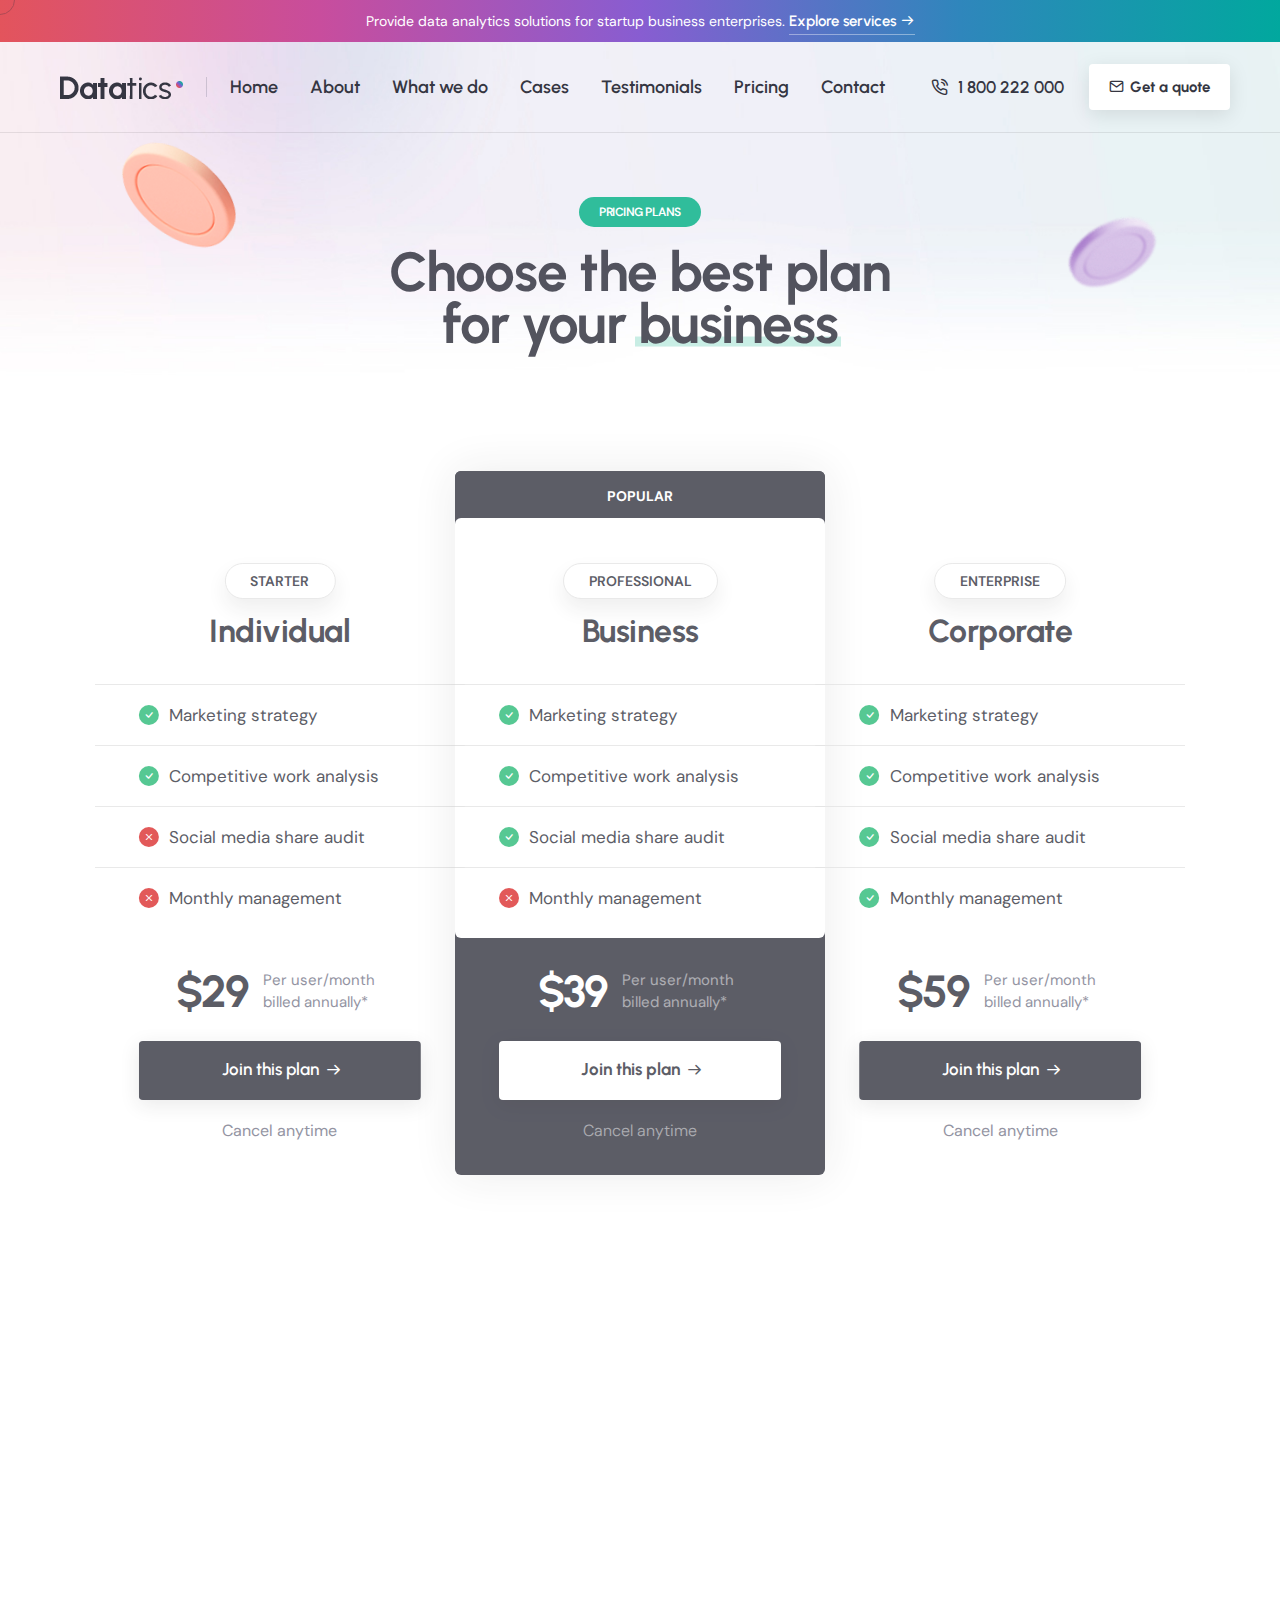
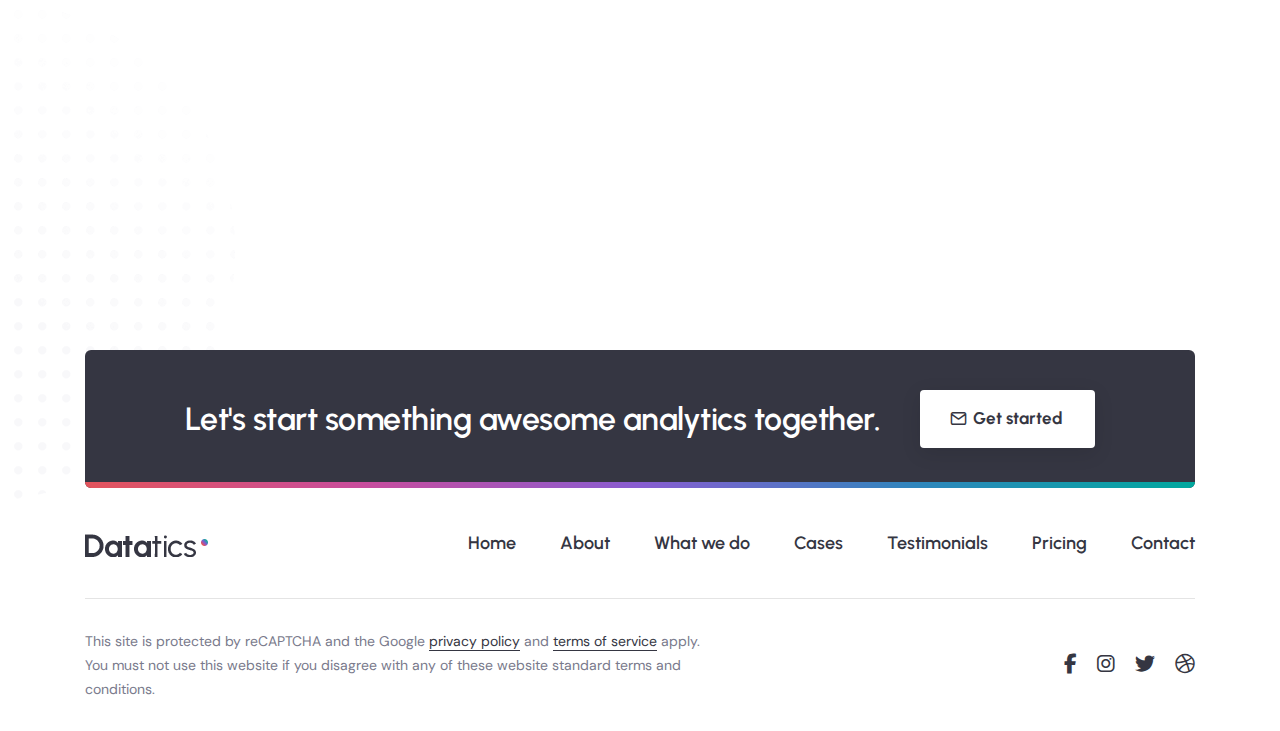
<file: pricing.html>
﻿<!doctype html>
<html class="no-js" lang="en">

<!-- Mirrored from craftohtml.themezaa.com/demo-data-analysis-pricing.html by HTTrack Website Copier/3.x [XR&CO'2014], Mon, 08 Apr 2024 10:50:30 GMT -->
<head>
<title>Crafto - The Multipurpose HTML5 Template</title>
<meta charset="utf-8">
<meta http-equiv="X-UA-Compatible" content="IE=edge" />
<meta name="author" content="ThemeZaa">
<meta name="viewport" content="width=device-width,initial-scale=1.0" />
<meta name="description" content="Elevate your online presence with Crafto - a modern, versatile, multipurpose Bootstrap 5 responsive HTML5, SCSS template using highly creative 48+ ready demos.">

<link rel="shortcut icon" href="images/favicon.png">
<link rel="apple-touch-icon" href="images/apple-touch-icon-57x57.png">
<link rel="apple-touch-icon" sizes="72x72" href="images/apple-touch-icon-72x72.png">
<link rel="apple-touch-icon" sizes="114x114" href="images/apple-touch-icon-114x114.png">

<link rel="preconnect" href="https://fonts.googleapis.com/" crossorigin>
<link rel="preconnect" href="https://fonts.gstatic.com/" crossorigin>

<link rel="stylesheet" href="css/vendors.min.css" />
<link rel="stylesheet" href="css/icon.min.css" />
<link rel="stylesheet" href="css/style.min.css" />
<link rel="stylesheet" href="css/responsive.min.css" />
<link rel="stylesheet" href="demos/data-analysis/data-analysis.css" />
</head>
<body data-mobile-nav-style="full-screen-menu" data-mobile-nav-bg-color="#353642" class="custom-cursor overflow-x-hidden">

<div class="cursor-page-inner">
<div class="circle-cursor circle-cursor-inner"></div>
<div class="circle-cursor circle-cursor-outer"></div>
</div>


<header class="header-with-topbar">

<div class="header-top-bar top-bar-dark bg-gradient-flamingo-amethyst-green disable-fixed">
<div class="container-fluid">
<div class="row h-42px align-items-center m-0">
<div class="col-12 text-center justify-content-center">
<div class="fs-14 text-white">Provide data analytics solutions for startup business enterprises. <a href="#" class="btn btn-link-gradient btn-small text-white thin">Explore services<i class="feather icon-feather-arrow-right"></i><span class="bg-white opacity-4"></span></a></div>
</div>
</div>
</div>
</div>


<nav class="navbar navbar-expand-lg header-light bg-transparent disable-fixed border-bottom border-color-transparent-dark-very-light">
<div class="container-fluid">
<div class="col-auto">
<a class="navbar-brand" href="demo-data-analysis.html">
<img src="images/demo-data-analysis-logo-black.png" data-at2x="images/demo-data-analysis-logo-black@2x.png" alt class="default-logo">
<img src="images/demo-data-analysis-logo-black.png" data-at2x="images/demo-data-analysis-logo-black@2x.png" alt class="alt-logo">
<img src="images/demo-data-analysis-logo-black.png" data-at2x="images/demo-data-analysis-logo-black@2x.png" alt class="mobile-logo">
</a>
</div>
<div class="col-auto menu-order left-nav">
<button class="navbar-toggler float-start" type="button" data-bs-toggle="collapse" data-bs-target="#navbarNav" aria-controls="navbarNav" aria-label="Toggle navigation">
<span class="navbar-toggler-line"></span>
<span class="navbar-toggler-line"></span>
<span class="navbar-toggler-line"></span>
<span class="navbar-toggler-line"></span>
</button>
<div class="collapse navbar-collapse" id="navbarNav">
<ul class="navbar-nav alt-font">
<li class="nav-item"><a href="demo-data-analysis.html" class="nav-link">Home</a></li>
<li class="nav-item"><a href="demo-data-analysis-about.html" class="nav-link">About</a></li>
<li class="nav-item"><a href="demo-data-analysis-what-we-do.html" class="nav-link">What we do</a></li>
<li class="nav-item"><a href="demo-data-analysis-cases.html" class="nav-link">Cases</a></li>
<li class="nav-item"><a href="demo-data-analysis-testimonials.html" class="nav-link">Testimonials</a></li>
<li class="nav-item"><a href="demo-data-analysis-pricing.html" class="nav-link">Pricing</a></li>
<li class="nav-item"><a href="demo-data-analysis-contact.html" class="nav-link">Contact</a></li>
</ul>
</div>
</div>
<div class="col-auto ms-auto d-none d-sm-flex">
<div class="header-icon">
<div class="d-none d-xl-inline-block"><div class="alt-font fw-600"><a href="tel:1800222000" class="widget-text"><i class="feather icon-feather-phone-call me-10px"></i>1 800 222 000</a></div></div>
<div class="header-button ms-25px">
<a href="demo-data-analysis-contact.html" class="btn btn-small btn-white btn-hover-animation-switch btn-round-edge btn-box-shadow fw-700 ls-0px btn-icon-left">
<span>
<span class="btn-text">Get a quote</span>
<span class="btn-icon"><i class="feather icon-feather-mail"></i></span>
<span class="btn-icon"><i class="feather icon-feather-mail"></i></span>
</span>
</a>
</div>
</div>
</div>
</div>
</nav>

</header>


<section class="page-title-button-style big-section ipad-top-space-margin big-section pb-0 md-pt-0 cover-background overflow-hidden" style="background-image: url('images/demo-data-analysis-title-bg.jpg')">
<div class="container position-relative h-100">
<div class="position-absolute top-30px left-50px xs-left-10px animation-rotation">
<img class="sm-w-75px" src="images/demo-data-analysis-bg-01.png" data-bottom-top="transform: rotate(-10deg) translateY(-50px);" data-top-bottom="transform:rotate(10deg) translateY(10px)" alt>
</div>
<div class="position-absolute bottom-150px right-50px xs-right-10px animation-rotation">
<img class="sm-w-75px" src="images/demo-data-analysis-bg-03.png" data-bottom-top="transform: rotate(-10deg) translateY(-50px)" data-top-bottom="transform:rotate(10deg) translateY(50px)" alt>
</div>
<div class="row align-items-center justify-content-center extra-small-screen">
<div class="col-xl-6 col-lg-7 col-md-8 col-sm-9 position-relative text-center page-title-extra-small" data-anime="{ &quot;el&quot;: &quot;childs&quot;, &quot;translateY&quot;: [30, 0], &quot;opacity&quot;: [0,1], &quot;duration&quot;: 600, &quot;delay&quot;: 0, &quot;staggervalue&quot;: 300, &quot;easing&quot;: &quot;easeOutQuad&quot; }">
<h1 class="bg-base-color fw-600 text-white text-uppercase ps-20px pe-20px fs-12 border-radius-100px d-inline-block mb-15px">Pricing plans</h1>
<h2 class="fw-700 alt-font text-dark-gray ls-minus-1px mb-0">Choose the best plan for your <span class="text-highlight">business<span class="bg-base-color opacity-3 h-10px bottom-10px"></span></span></h2>
</div>
</div>
</div>
</section>


<section class="pt-4">
<div class="container">
<div class="row align-items-end pricing-table-style-05 g-0 mb-6 justify-content-center">
<div class="col-lg-4 col-md-8 md-mb-30px" data-anime="{ &quot;translateX&quot;: [50, 0], &quot;opacity&quot;: [0,1], &quot;duration&quot;: 1200, &quot;delay&quot;: 0, &quot;staggervalue&quot;: 150, &quot;easing&quot;: &quot;easeOutQuad&quot; }">
<div class="border-radius-6px position-relative overflow-hidden">
<div class="pricing-header pt-45px pb-10px border-radius-6px text-center position-relative top-minus-3px">
<span class="ps-25px pe-25px mb-15px text-uppercase text-dark-gray fs-14 lh-34 fw-600 border-radius-100px bg-white border border-color-extra-medium-gray box-shadow-medium-bottom d-inline-block">Starter</span>
<h5 class="fw-700 mb-0 text-dark-gray alt-font">Individual</h5>
<div class="pricing-body pt-35px">
<ul class="p-0 m-0 list-style-02">
<li class="pt-15px pb-15px ps-12 pe-12 border-top border-color-extra-medium-gray text-dark-gray lg-ps-10 lg-pe-10"><span class="d-flex align-self-center justify-content-center bg-green h-20px w-20px border-radius-100 me-10px"><i class="bi bi-check align-self-center text-white fs-14"></i></span>Marketing strategy</li>
<li class="pt-15px pb-15px ps-12 pe-12 border-top border-color-extra-medium-gray text-dark-gray lg-ps-10 lg-pe-10"><span class="d-flex align-self-center justify-content-center bg-green h-20px w-20px border-radius-100 me-10px"><i class="bi bi-check align-self-center text-white fs-14"></i></span>Competitive work analysis</li>
<li class="pt-15px pb-15px ps-12 pe-12 border-top border-color-extra-medium-gray text-dark-gray lg-ps-10 lg-pe-10"><span class="d-flex align-self-center justify-content-center bg-red h-20px w-20px border-radius-100 me-10px"><i class="bi bi-x align-self-center text-white fs-14"></i></span>Social media share audit</li>
<li class="pt-15px pb-15px ps-12 pe-12 border-top border-color-extra-medium-gray text-dark-gray lg-ps-10 lg-pe-10"><span class="d-flex align-self-center justify-content-center bg-red h-20px w-20px border-radius-100 me-10px"><i class="bi bi-x align-self-center text-white fs-14"></i></span>Monthly management</li>
</ul>
</div>
</div>
<div class="row align-items-center pt-25px pb-25px">
<div class="col text-center last-paragraph-no-margin d-flex align-items-center justify-content-center">
<h3 class="alt-font text-dark-gray mb-0 me-15px fw-700 ls-minus-2px">$29</h3>
<p class="w-120px fs-15 lh-22 text-start">Per user/month billed annually*</p>
</div>
</div>
<div class="pricing-footer ps-12 pe-12 pb-8 text-center">
<a href="#" class="btn btn-large btn-dark-gray btn-box-shadow btn-hover-animation-switch btn-round-edge w-100 text-transform-none mb-15px">
<span>
<span class="btn-text">Join this plan </span>
<span class="btn-icon"><i class="feather icon-feather-arrow-right"></i></span>
<span class="btn-icon"><i class="feather icon-feather-arrow-right"></i></span>
</span>
</a>
<span class="fs-16">Cancel anytime</span>
</div>
</div>
</div>
<div class="col-lg-4 col-md-8 md-mb-30px" data-anime="{ &quot;translateX&quot;: [0, 0], &quot;opacity&quot;: [0,1], &quot;duration&quot;: 1200, &quot;delay&quot;: 0, &quot;staggervalue&quot;: 150, &quot;easing&quot;: &quot;easeOutQuad&quot; }">
<div class="bg-dark-gray border-radius-6px overflow-hidden position-relative box-shadow-double-large z-index-9">
<div class="p-10px fw-700 fs-14 text-white bg-dark-gray text-uppercase text-center">Popular</div>
<div class="pricing-header pt-45px pb-10px bg-white border-radius-6px text-center position-relative top-minus-3px">
<span class="ps-25px pe-25px mb-15px text-uppercase text-dark-gray fs-14 lh-34 fw-600 border-radius-100px bg-white border border-color-extra-medium-gray box-shadow-medium-bottom d-inline-block">Professional</span>
<h5 class="fw-700 mb-0 text-dark-gray alt-font">Business</h5>
<div class="pricing-body pt-35px">
<ul class="p-0 m-0 list-style-02 text-center text-md-start">
<li class="pt-15px pb-15px ps-12 pe-12 border-top border-color-extra-medium-gray text-dark-gray lg-ps-10 lg-pe-10"><span class="d-flex align-self-center justify-content-center bg-green h-20px w-20px border-radius-100 me-10px"><i class="bi bi-check align-self-center text-white fs-14"></i></span>Marketing strategy</li>
<li class="pt-15px pb-15px ps-12 pe-12 border-top border-color-extra-medium-gray text-dark-gray lg-ps-10 lg-pe-10"><span class="d-flex align-self-center justify-content-center bg-green h-20px w-20px border-radius-100 me-10px"><i class="bi bi-check align-self-center text-white fs-14"></i></span>Competitive work analysis</li>
<li class="pt-15px pb-15px ps-12 pe-12 border-top border-color-extra-medium-gray text-dark-gray lg-ps-10 lg-pe-10"><span class="d-flex align-self-center justify-content-center bg-green h-20px w-20px border-radius-100 me-10px"><i class="bi bi-check align-self-center text-white fs-14"></i></span>Social media share audit</li>
<li class="pt-15px pb-15px ps-12 pe-12 border-top border-color-extra-medium-gray text-dark-gray lg-ps-10 lg-pe-10"><span class="d-flex align-self-center justify-content-center bg-red h-20px w-20px border-radius-100 me-10px"><i class="bi bi-x align-self-center text-white fs-14"></i></span>Monthly management</li>
</ul>
</div>
</div>
<div class="row align-items-center pt-25px pb-25px">
<div class="col text-center last-paragraph-no-margin d-flex align-items-center justify-content-center">
<h3 class="alt-font text-white mb-0 me-15px fw-700 ls-minus-2px">$39</h3>
<p class="w-120px text-white opacity-5 fs-15 lh-22 text-start">Per user/month billed annually*</p>
</div>
</div>
<div class="pricing-footer ps-12 pe-12 pb-8 text-center">
<a href="#" class="btn btn-large btn-white btn-box-shadow btn-hover-animation-switch btn-round-edge w-100 text-transform-none mb-15px fw-700">
<span>
<span class="btn-text">Join this plan </span>
<span class="btn-icon"><i class="feather icon-feather-arrow-right"></i></span>
<span class="btn-icon"><i class="feather icon-feather-arrow-right"></i></span>
</span>
</a>
<span class="fs-16 text-white opacity-5 fw-300">Cancel anytime</span>
</div>
</div>
</div>
<div class="col-lg-4 col-md-8" data-anime="{ &quot;translateX&quot;: [-50, 0], &quot;opacity&quot;: [0,1], &quot;duration&quot;: 1200, &quot;delay&quot;: 0, &quot;staggervalue&quot;: 150, &quot;easing&quot;: &quot;easeOutQuad&quot; }">
<div class="border-radius-6px position-relative overflow-hidden">
<div class="pricing-header pt-45px pb-10px border-radius-6px text-center position-relative top-minus-3px">
<span class="ps-25px pe-25px mb-15px text-uppercase text-dark-gray fs-14 lh-34 fw-600 border-radius-100px bg-white border border-color-extra-medium-gray box-shadow-medium-bottom d-inline-block">Enterprise</span>
<h5 class="fw-700 mb-0 text-dark-gray alt-font">Corporate</h5>
<div class="pricing-body pt-35px">
<ul class="p-0 m-0 list-style-02 text-center text-md-start">
<li class="pt-15px pb-15px ps-12 pe-12 border-top border-color-extra-medium-gray text-dark-gray lg-ps-10 lg-pe-10"><span class="d-flex align-self-center justify-content-center bg-green h-20px w-20px border-radius-100 me-10px"><i class="bi bi-check align-self-center text-white fs-14"></i></span>Marketing strategy</li>
<li class="pt-15px pb-15px ps-12 pe-12 border-top border-color-extra-medium-gray text-dark-gray lg-ps-10 lg-pe-10"><span class="d-flex align-self-center justify-content-center bg-green h-20px w-20px border-radius-100 me-10px"><i class="bi bi-check align-self-center text-white fs-14"></i></span>Competitive work analysis</li>
<li class="pt-15px pb-15px ps-12 pe-12 border-top border-color-extra-medium-gray text-dark-gray lg-ps-10 lg-pe-10"><span class="d-flex align-self-center justify-content-center bg-green h-20px w-20px border-radius-100 me-10px"><i class="bi bi-check align-self-center text-white fs-14"></i></span>Social media share audit</li>
<li class="pt-15px pb-15px ps-12 pe-12 border-top border-color-extra-medium-gray text-dark-gray lg-ps-10 lg-pe-10"><span class="d-flex align-self-center justify-content-center bg-green h-20px w-20px border-radius-100 me-10px"><i class="bi bi-check align-self-center text-white fs-14"></i></span>Monthly management</li>
</ul>
</div>
</div>
<div class="row align-items-center pt-25px pb-25px">
<div class="col text-center last-paragraph-no-margin d-flex align-items-center justify-content-center">
<h3 class="alt-font text-dark-gray mb-0 me-15px fw-700 ls-minus-2px">$59</h3>
<p class="w-120px fs-15 lh-22 text-start">Per user/month billed annually*</p>
</div>
</div>
<div class="pricing-footer ps-12 pe-12 pb-8 text-center">
<a href="#" class="btn btn-large btn-dark-gray btn-box-shadow btn-hover-animation-switch btn-round-edge w-100 text-transform-none mb-15px">
<span>
<span class="btn-text">Join this plan </span>
<span class="btn-icon"><i class="feather icon-feather-arrow-right"></i></span>
<span class="btn-icon"><i class="feather icon-feather-arrow-right"></i></span>
</span>
</a>
<span class="fs-16">Cancel anytime</span>
</div>
</div>
</div>
</div>
<div class="row row-cols-1 row-cols-xl-4 row-cols-lg-3 row-cols-md-2 row-cols-sm-2 justify-content-center align-items-center" data-anime="{ &quot;el&quot;: &quot;childs&quot;, &quot;translateX&quot;: [30, 0], &quot;opacity&quot;: [0,1], &quot;duration&quot;: 600, &quot;delay&quot;: 0, &quot;staggervalue&quot;: 300, &quot;easing&quot;: &quot;easeOutQuad&quot; }">

<div class="col icon-with-text-style-08 text-center text-sm-start md-mb-25px">
<div class="d-flex justify-content-center">
<div class="feature-box feature-box-left-icon-middle d-inline-flex align-middle">
<div class="feature-box-icon me-10px">
<i class="bi bi-calendar-check icon-extra-medium text-dark-gray"></i>
</div>
<div class="feature-box-content">
<span class="fw-500 text-dark-gray">Get 30 day free trial</span>
</div>
</div>
</div>
</div>


<div class="col icon-with-text-style-08 text-center text-sm-start md-mb-25px">
<div class="d-flex justify-content-center">
<div class="feature-box feature-box-left-icon-middle d-inline-flex align-middle">
<div class="feature-box-icon me-10px">
<i class="bi bi-wallet2 icon-extra-medium text-dark-gray"></i>
</div>
<div class="feature-box-content">
<span class="fw-500 text-dark-gray">No any hidden fees pay</span>
</div>
</div>
</div>
</div>


<div class="col icon-with-text-style-08 text-center text-sm-start">
<div class="d-flex justify-content-center">
<div class="feature-box feature-box-left-icon-middle d-inline-flex align-middle">
<div class="feature-box-icon me-10px">
<i class="bi bi-clock icon-extra-medium text-dark-gray"></i>
</div>
<div class="feature-box-content">
<span class="fw-500 text-dark-gray">You can cancel anytime</span>
</div>
</div>
</div>

</div>

</div>
</div>
</section>


<section class="position-relative pt-0 pb-0">
<img src="images/demo-data-analysis-bg-06.png" class="position-absolute top-20 left-0px" data-bottom-top="transform: translateY(150px)" data-top-bottom="transform: translateY(-150px)" alt />
<div class="container position-relative">
<div class="row align-items-center" data-anime="{ &quot;opacity&quot;: [0,1], &quot;duration&quot;: 600, &quot;delay&quot;: 0, &quot;staggervalue&quot;: 300, &quot;easing&quot;: &quot;easeOutQuad&quot; }">
<div class="col-xl-6 col-lg-6 position-relative atropos md-mb-50px" data-atropos>
<div class="atropos-scale">
<div class="atropos-rotate">
<div class="atropos-inner text-center overflow-visible">
<div data-atropos-offset="-5" class="position-absolute lg-w-85 xs-w-80 left-0px right-0px mx-auto animation-zoom">
<img src="images/demo-data-analysis-pricing-01.jpg" alt>
</div>
<img data-atropos-offset="5" class="position-relative z-index-9 md-w-75 sm-w-90 left-minus-70px md-left-minus-50px mx-auto top-minus-60" src="images/demo-data-analysis-pricing-02.png" alt>
</div>
</div>
</div>
</div>
<div class="col-xl-5 col-lg-6 offset-xl-1">
<div class="bg-base-color fw-600 text-white text-uppercase ps-20px pe-20px fs-12 border-radius-100px d-inline-block mb-20px">Customer support</div>
<h2 class="fw-700 alt-font text-dark-gray ls-minus-1px">Have you <span class="text-highlight">question?<span class="bg-base-color opacity-3 h-10px bottom-10px"></span></span></h2>
<div class="accordion accordion-style-02" id="accordion-style-02" data-active-icon="icon-feather-minus" data-inactive-icon="icon-feather-plus">

<div class="accordion-item active-accordion">
<div class="accordion-header border-bottom border-color-extra-medium-gray">
<a href="#" data-bs-toggle="collapse" data-bs-target="#accordion-style-02-01" aria-expanded="true" data-bs-parent="#accordion-style-02">
<div class="accordion-title mb-0 position-relative text-dark-gray">
<i class="feather icon-feather-minus"></i><span class="fs-18 alt-font fw-600">What are some examples of AI technologies?</span>
</div>
</a>
</div>
<div id="accordion-style-02-01" class="accordion-collapse collapse show" data-bs-parent="#accordion-style-02">
<div class="accordion-body last-paragraph-no-margin border-bottom border-color-light-medium-gray">
<p>Lorem ipsum is simply dummy text of the printing typesetting industry. Industry's standard dummy text ever since the dummy.</p>
</div>
</div>
</div>


<div class="accordion-item">
<div class="accordion-header border-bottom border-color-extra-medium-gray">
<a href="#" data-bs-toggle="collapse" data-bs-target="#accordion-style-02-02" aria-expanded="false" data-bs-parent="#accordion-style-02">
<div class="accordion-title mb-0 position-relative text-dark-gray">
<i class="feather icon-feather-plus"></i><span class="fs-18 alt-font fw-600">What is potential for AI in customer service?</span>
</div>
</a>
</div>
<div id="accordion-style-02-02" class="accordion-collapse collapse" data-bs-parent="#accordion-style-02">
<div class="accordion-body last-paragraph-no-margin border-bottom border-color-light-medium-gray">
<p>Lorem ipsum is simply dummy text of the printing typesetting industry. Industry's standard dummy text ever since the dummy.</p>
</div>
</div>
</div>


<div class="accordion-item">
<div class="accordion-header border-bottom border-color-transparent">
<a href="#" data-bs-toggle="collapse" data-bs-target="#accordion-style-02-03" aria-expanded="false" data-bs-parent="#accordion-style-02">
<div class="accordion-title mb-0 position-relative text-dark-gray">
<i class="feather icon-feather-plus"></i><span class="fs-18 alt-font fw-600">Do you charge by the job or by the hour?</span>
</div>
</a>
</div>
<div id="accordion-style-02-03" class="accordion-collapse collapse" data-bs-parent="#accordion-style-02">
<div class="accordion-body last-paragraph-no-margin border-bottom border-color-transparent">
<p>Lorem ipsum is simply dummy text of the printing typesetting industry. Industry's standard dummy text ever since the dummy.</p>
</div>
</div>
</div>

</div>
</div>
</div>
</div>
</section>


<footer>
<div class="container">
<div class="row justify-content-center mb-30px mx-0">
<div class="col-12 position-relative text-center bg-dark-gray p-40px border-radius-6px position-relative overflow-hidden lg-p-30px">
<h5 class="alt-font d-block d-xl-inline-block align-middle text-white mb-0 fw-600 me-35px lg-me-0 lg-mb-20px">Let's start something awesome analytics together.</h5>
<a href="demo-data-analysis-what-we-do.html" class="btn btn-large btn-white btn-hover-animation-switch btn-round-edge btn-box-shadow btn-icon-left fw-700">
<span>
<span class="btn-text">Get started</span>
<span class="btn-icon"><i class="feather icon-feather-mail"></i></span>
<span class="btn-icon"><i class="feather icon-feather-mail"></i></span>
</span>
</a>
<div class="bg-gradient-flamingo-amethyst-green h-6px w-100 position-absolute left-0px bottom-0px"></div>
</div>
</div>
<div class="row align-items-center">

<div class="col-12 col-lg-auto md-mb-15px text-center text-lg-start">
<a href="demo-data-analysis.html" class="footer-logo"><img src="images/demo-data-analysis-logo-black.png" data-at2x="images/demo-data-analysis-logo-black@2x.png" alt></a>
</div>


<div class="col">
<ul class="footer-navbar fs-18 alt-font fw-600 text-center text-lg-end">
<li class="nav-item active"><a href="demo-data-analysis.html" class="nav-link">Home</a></li>
<li class="nav-item"><a href="demo-data-analysis-about.html" class="nav-link">About</a></li>
<li class="nav-item"><a href="demo-data-analysis-what-we-do.html" class="nav-link">What we do</a></li>
<li class="nav-item"><a href="demo-data-analysis-cases.html" class="nav-link">Cases</a></li>
<li class="nav-item"><a href="demo-data-analysis-testimonials.html" class="nav-link">Testimonials</a></li>
<li class="nav-item"><a href="demo-data-analysis-pricing.html" class="nav-link">Pricing</a></li>
<li class="nav-item"><a href="demo-data-analysis-contact.html" class="nav-link">Contact</a></li>
</ul>
</div>

</div>
<div class="row justify-content-center align-items-center pt-30px">

<div class="col-12 mb-30px">
<div class="divider-style-03 divider-style-03-01 border-1 border-color-extra-medium-gray"></div>
</div>


<div class="col-lg-7 col-md-8 fs-14 lh-24 text-center text-md-start last-paragraph-no-margin sm-mb-20px"><p>This site is protected by reCAPTCHA and the Google <a href="#" class="text-decoration-line-bottom text-dark-gray">privacy policy</a> and <a href="#" class="text-decoration-line-bottom text-dark-gray">terms of service</a> apply. You must not use this website if you disagree with any of these website standard terms and conditions.</p></div>


<div class="col-lg-5 col-md-4 text-end elements-social social-icon-style-08 text-center text-md-end">
<ul class="medium-icon dark d-inline-block">
<li><a class="facebook" href="https://www.facebook.com/" target="_blank"><i class="fa-brands fa-facebook-f"></i></a></li>
<li><a class="instagram" href="https://www.instagram.com/" target="_blank"><i class="fa-brands fa-instagram"></i></a></li>
<li><a class="twitter" href="https://www.twitter.com/" target="_blank"><i class="fa-brands fa-twitter"></i></a></li>
<li><a class="dribbble" href="http://www.dribbble.com/" target="_blank"><i class="fa-brands fa-dribbble"></i></a></li>
</ul>
</div>

</div>
</div>
</footer>


<div class="scroll-progress d-none d-xxl-block">
<a href="#" class="scroll-top" aria-label="scroll">
<span class="scroll-text">Scroll</span><span class="scroll-line"><span class="scroll-point"></span></span>
</a>
</div>


<script type="text/javascript" src="js/jquery.js"></script>
<script type="text/javascript" src="js/vendors.min.js"></script>
<script type="text/javascript" src="js/main.js"></script>
</body>

<!-- Mirrored from craftohtml.themezaa.com/demo-data-analysis-pricing.html by HTTrack Website Copier/3.x [XR&CO'2014], Mon, 08 Apr 2024 10:50:31 GMT -->
</html>
</file>
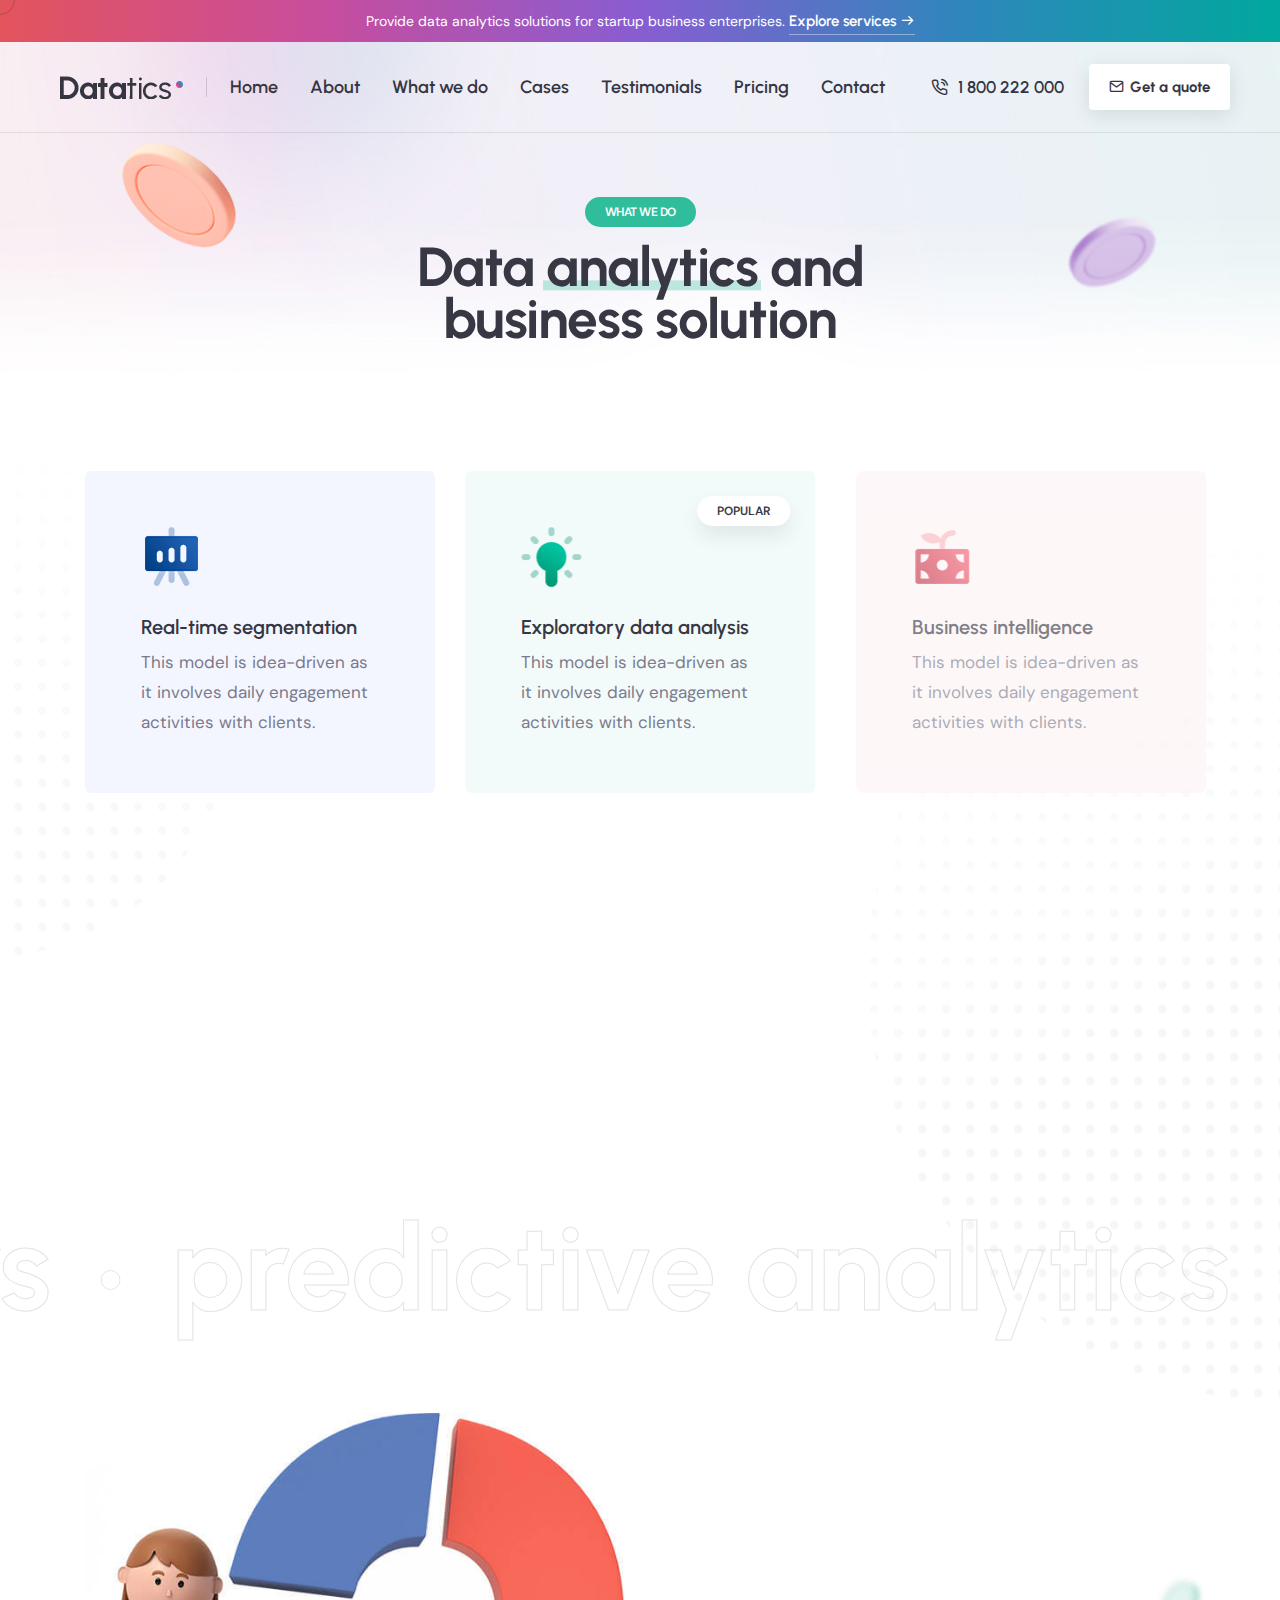
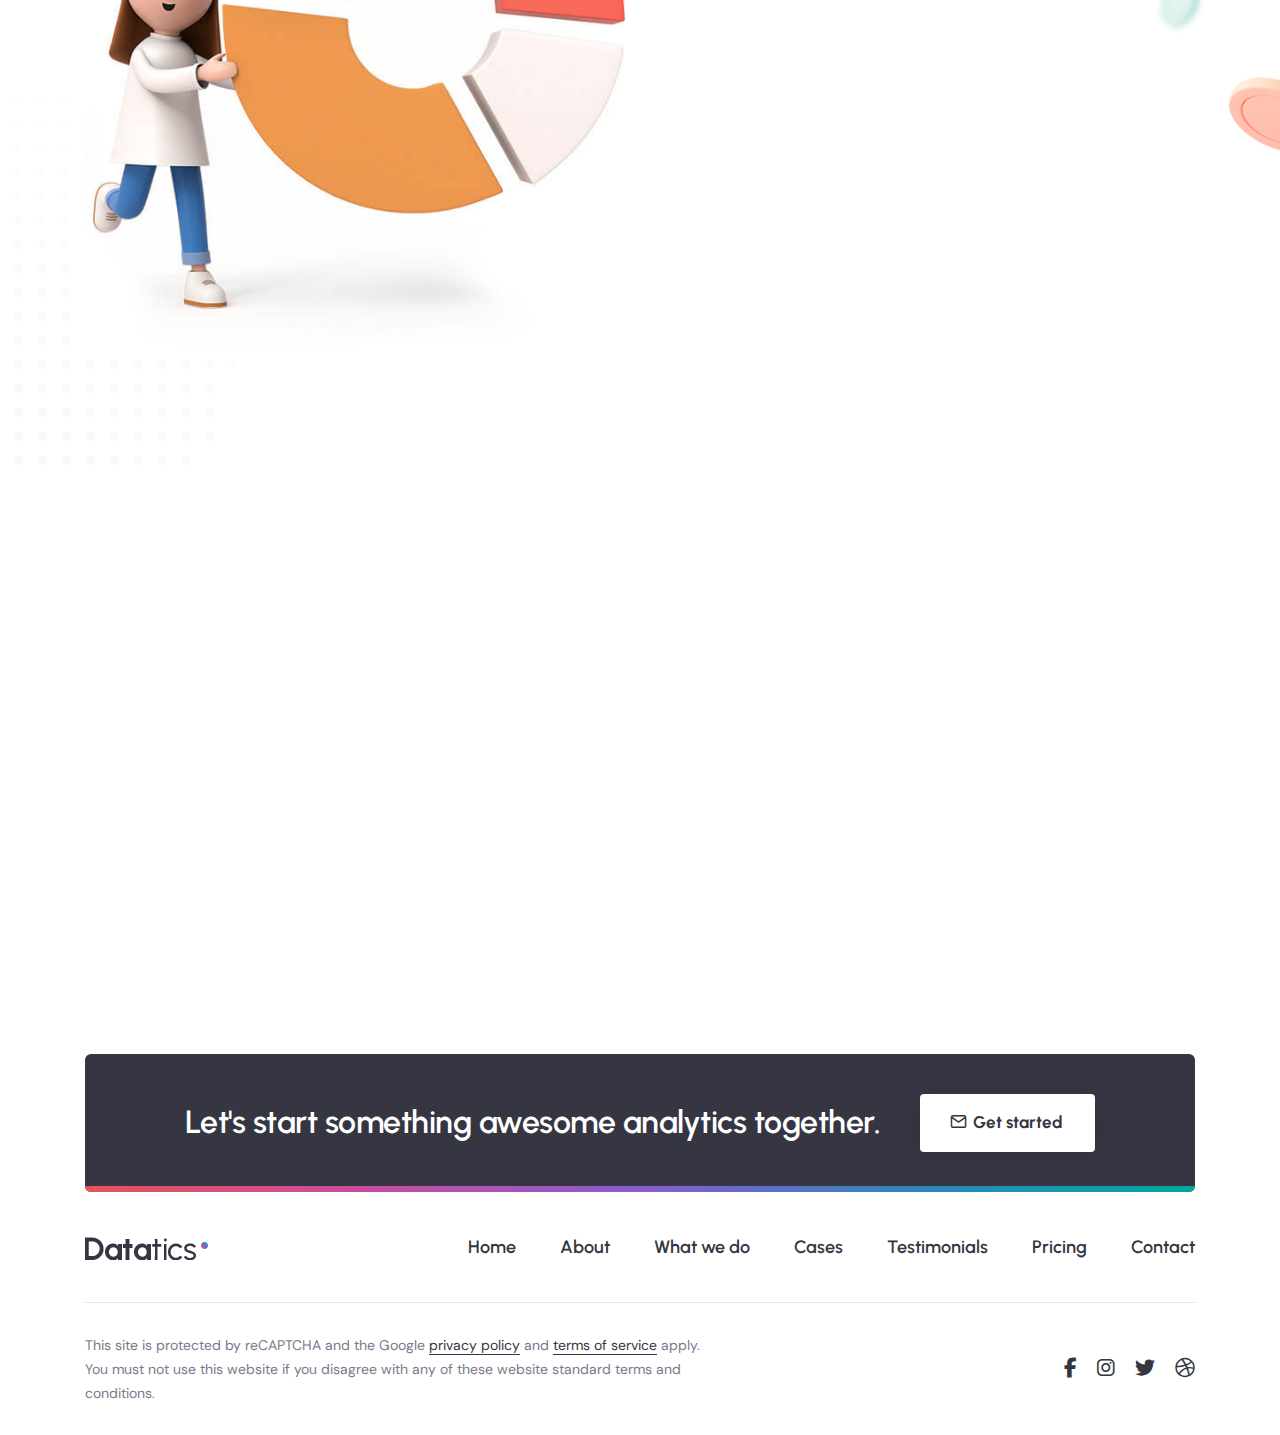
<file: what-we-do.html>
﻿<!doctype html>
<html class="no-js" lang="en">

<!-- Mirrored from craftohtml.themezaa.com/demo-data-analysis-what-we-do.html by HTTrack Website Copier/3.x [XR&CO'2014], Mon, 08 Apr 2024 10:50:15 GMT -->
<head>
<title>Crafto - The Multipurpose HTML5 Template</title>
<meta charset="utf-8">
<meta http-equiv="X-UA-Compatible" content="IE=edge" />
<meta name="author" content="ThemeZaa">
<meta name="viewport" content="width=device-width,initial-scale=1.0" />
<meta name="description" content="Elevate your online presence with Crafto - a modern, versatile, multipurpose Bootstrap 5 responsive HTML5, SCSS template using highly creative 48+ ready demos.">

<link rel="shortcut icon" href="images/favicon.png">
<link rel="apple-touch-icon" href="images/apple-touch-icon-57x57.png">
<link rel="apple-touch-icon" sizes="72x72" href="images/apple-touch-icon-72x72.png">
<link rel="apple-touch-icon" sizes="114x114" href="images/apple-touch-icon-114x114.png">

<link rel="preconnect" href="https://fonts.googleapis.com/" crossorigin>
<link rel="preconnect" href="https://fonts.gstatic.com/" crossorigin>

<link rel="stylesheet" href="css/vendors.min.css" />
<link rel="stylesheet" href="css/icon.min.css" />
<link rel="stylesheet" href="css/style.min.css" />
<link rel="stylesheet" href="css/responsive.min.css" />
<link rel="stylesheet" href="demos/data-analysis/data-analysis.css" />
</head>
<body data-mobile-nav-style="full-screen-menu" data-mobile-nav-bg-color="#353642" class="custom-cursor overflow-x-hidden">

<div class="cursor-page-inner">
<div class="circle-cursor circle-cursor-inner"></div>
<div class="circle-cursor circle-cursor-outer"></div>
</div>


<header class="header-with-topbar">

<div class="header-top-bar top-bar-dark bg-gradient-flamingo-amethyst-green disable-fixed">
<div class="container-fluid">
<div class="row h-42px align-items-center m-0">
<div class="col-12 text-center justify-content-center">
<div class="fs-14 text-white">Provide data analytics solutions for startup business enterprises. <a href="#" class="btn btn-link-gradient btn-small text-white thin">Explore services<i class="feather icon-feather-arrow-right"></i><span class="bg-white opacity-4"></span></a></div>
</div>
</div>
</div>
</div>


<nav class="navbar navbar-expand-lg header-light bg-transparent disable-fixed border-bottom border-color-transparent-dark-very-light">
<div class="container-fluid">
<div class="col-auto">
<a class="navbar-brand" href="demo-data-analysis.html">
<img src="images/demo-data-analysis-logo-black.png" data-at2x="images/demo-data-analysis-logo-black@2x.png" alt class="default-logo">
<img src="images/demo-data-analysis-logo-black.png" data-at2x="images/demo-data-analysis-logo-black@2x.png" alt class="alt-logo">
<img src="images/demo-data-analysis-logo-black.png" data-at2x="images/demo-data-analysis-logo-black@2x.png" alt class="mobile-logo">
</a>
</div>
<div class="col-auto menu-order left-nav">
<button class="navbar-toggler float-start" type="button" data-bs-toggle="collapse" data-bs-target="#navbarNav" aria-controls="navbarNav" aria-label="Toggle navigation">
<span class="navbar-toggler-line"></span>
<span class="navbar-toggler-line"></span>
<span class="navbar-toggler-line"></span>
<span class="navbar-toggler-line"></span>
</button>
<div class="collapse navbar-collapse" id="navbarNav">
<ul class="navbar-nav alt-font">
<li class="nav-item"><a href="demo-data-analysis.html" class="nav-link">Home</a></li>
<li class="nav-item"><a href="demo-data-analysis-about.html" class="nav-link">About</a></li>
<li class="nav-item"><a href="demo-data-analysis-what-we-do.html" class="nav-link">What we do</a></li>
<li class="nav-item"><a href="demo-data-analysis-cases.html" class="nav-link">Cases</a></li>
<li class="nav-item"><a href="demo-data-analysis-testimonials.html" class="nav-link">Testimonials</a></li>
<li class="nav-item"><a href="demo-data-analysis-pricing.html" class="nav-link">Pricing</a></li>
<li class="nav-item"><a href="demo-data-analysis-contact.html" class="nav-link">Contact</a></li>
</ul>
</div>
</div>
<div class="col-auto ms-auto d-none d-sm-flex">
<div class="header-icon">
<div class="d-none d-xl-inline-block"><div class="alt-font fw-600"><a href="tel:1800222000" class="widget-text"><i class="feather icon-feather-phone-call me-10px"></i>1 800 222 000</a></div></div>
<div class="header-button ms-25px">
<a href="demo-data-analysis-contact.html" class="btn btn-small btn-white btn-hover-animation-switch btn-round-edge btn-box-shadow fw-700 ls-0px btn-icon-left">
<span>
<span class="btn-text">Get a quote</span>
<span class="btn-icon"><i class="feather icon-feather-mail"></i></span>
<span class="btn-icon"><i class="feather icon-feather-mail"></i></span>
</span>
</a>
</div>
</div>
</div>
</div>
</nav>

</header>


<section class="page-title-button-style big-section ipad-top-space-margin big-section pb-0 md-pt-0 cover-background overflow-hidden" style="background-image: url('images/demo-data-analysis-title-bg.jpg')">
<div class="container position-relative h-100">
<div class="position-absolute top-30px left-50px xs-left-10px animation-rotation">
<img class="sm-w-75px" src="images/demo-data-analysis-bg-01.png" data-bottom-top="transform: rotate(-10deg) translateY(-50px);" data-top-bottom="transform:rotate(10deg) translateY(10px)" alt>
</div>
<div class="position-absolute bottom-150px right-50px xs-right-10px animation-rotation">
<img class="sm-w-75px" src="images/demo-data-analysis-bg-03.png" data-bottom-top="transform: rotate(-10deg) translateY(-50px)" data-top-bottom="transform:rotate(10deg) translateY(50px)" alt>
</div>
<div class="row align-items-center justify-content-center extra-small-screen">
<div class="col-xl-6 col-lg-6 col-md-8 col-sm-9 position-relative text-center page-title-extra-small" data-anime="{ &quot;el&quot;: &quot;childs&quot;, &quot;translateY&quot;: [30, 0], &quot;opacity&quot;: [0,1], &quot;duration&quot;: 600, &quot;delay&quot;: 0, &quot;staggervalue&quot;: 300, &quot;easing&quot;: &quot;easeOutQuad&quot; }">
<h1 class="bg-base-color fw-600 text-white text-uppercase ps-20px pe-20px fs-12 border-radius-100px d-inline-block mb-15px">What we do</h1>
<h2 class="fw-700 alt-font text-dark-gray ls-minus-1px mb-0">Data <span class="text-highlight">analytics<span class="bg-base-color opacity-3 h-10px bottom-10px"></span></span> and business solution</h2>
</div>
</div>
</div>
</section>


<section class="position-relative pt-4 half-section overflow-hidden">
<img src="images/demo-data-analysis-bg-06.png" class="position-absolute top-0px left-0px" data-bottom-top="transform: translateY(150px)" data-top-bottom="transform: translateY(-150px)" alt />
<img src="images/demo-data-analysis-bg-07.png" class="position-absolute top-10 right-0px" data-bottom-top="transform: translateY(150px)" data-top-bottom="transform: translateY(-150px)" alt />
<div class="container position-relative z-index-1">
<div class="row row-cols-1 row-cols-lg-3 row-cols-md-2 justify-content-center mb-3" data-anime="{ &quot;el&quot;: &quot;childs&quot;, &quot;translateX&quot;: [30, 0], &quot;opacity&quot;: [0,1], &quot;duration&quot;: 600, &quot;delay&quot;: 0, &quot;staggervalue&quot;: 300, &quot;easing&quot;: &quot;easeOutQuad&quot; }">

<div class="col icon-with-text-style-04 transition-inner-all mb-30px">
<div class="feature-box bg-ghost-white text-start justify-content-start h-100 border-radius-6px p-16 lg-p-10">
<div class="feature-box-icon mb-25px">
<img src="images/demo-data-analysis-icon-01.png" alt>
</div>
<div class="feature-box-content last-paragraph-no-margin">
<span class="d-inline-block text-dark-gray fw-600 fs-20 alt-font mb-5px">Real-time segmentation</span>
<p>This model is idea-driven as it involves daily engagement activities with clients.</p>
</div>
</div>
</div>


<div class="col icon-with-text-style-04 transition-inner-all mb-30px">
<div class="feature-box bg-cosmic-latte-white text-start justify-content-start h-100 border-radius-6px p-16 lg-p-10">
<div class="feature-box-icon mb-25px">
<img src="images/demo-data-analysis-icon-02.png" alt>
</div>
<div class="feature-box-content last-paragraph-no-margin">
<span class="d-inline-block text-dark-gray fw-600 fs-20 alt-font mb-5px">Exploratory data analysis</span>
<p>This model is idea-driven as it involves daily engagement activities with clients.</p>
</div>
<div class="bg-white fw-600 text-dark-gray text-uppercase ps-20px pe-20px fs-12 border-radius-100px d-inline-block mb-30px position-absolute right-25px top-25px box-shadow-medium-bottom">Popular</div>
</div>
</div>


<div class="col icon-with-text-style-04 transition-inner-all mb-30px">
<div class="feature-box bg-chablis-red text-start justify-content-start h-100 border-radius-6px p-16 lg-p-10">
<div class="feature-box-icon mb-25px">
<img src="images/demo-data-analysis-icon-03.png" alt>
</div>
<div class="feature-box-content last-paragraph-no-margin">
<span class="d-inline-block text-dark-gray fw-600 fs-20 alt-font mb-5px">Business intelligence</span>
<p>This model is idea-driven as it involves daily engagement activities with clients.</p>
</div>
</div>
</div>


<div class="col icon-with-text-style-04 transition-inner-all mb-30px">
<div class="feature-box bg-linen-white text-start justify-content-start h-100 border-radius-6px p-16 lg-p-10">
<div class="feature-box-icon mb-25px">
<img src="images/demo-data-analysis-icon-05.png" alt>
</div>
<div class="feature-box-content last-paragraph-no-margin">
<span class="d-inline-block text-dark-gray fw-600 fs-20 alt-font mb-5px">Data visualization</span>
<p>This model is idea-driven as it involves daily engagement activities with clients.</p>
</div>
</div>
</div>


<div class="col icon-with-text-style-04 transition-inner-all mb-30px">
<div class="feature-box bg-lavender-violet text-start justify-content-start h-100 border-radius-6px p-16 lg-p-10">
<div class="feature-box-icon mb-25px">
<img src="images/demo-data-analysis-icon-04.png" alt>
</div>
<div class="feature-box-content last-paragraph-no-margin">
<span class="d-inline-block text-dark-gray fw-600 fs-20 alt-font mb-5px">Prescriptive analytics</span>
<p>This model is idea-driven as it involves daily engagement activities with clients.</p>
</div>
</div>
</div>


<div class="col icon-with-text-style-04 transition-inner-all mb-30px">
<div class="feature-box bg-lavender-violet-light text-start justify-content-start h-100 border-radius-6px p-16 lg-p-10">
<div class="feature-box-icon mb-25px">
<img src="images/demo-data-analysis-icon-06.png" alt>
</div>
<div class="feature-box-content last-paragraph-no-margin">
<span class="d-inline-block text-dark-gray fw-600 fs-20 alt-font mb-5px">Predictive analytics</span>
<p>This model is idea-driven as it involves daily engagement activities with clients.</p>
</div>
</div>
</div>

</div>
</div>
<div class="container-fluid">
<div class="row position-relative">
<div class="col swiper text-cente" data-slider-options="{ &quot;slidesPerView&quot;: &quot;auto&quot;, &quot;spaceBetween&quot;:0, &quot;centeredSlides&quot;: true, &quot;speed&quot;: 10000, &quot;loop&quot;: true, &quot;pagination&quot;: { &quot;el&quot;: &quot;.slider-four-slide-pagination-2&quot;, &quot;clickable&quot;: false }, &quot;allowTouchMove&quot;: false, &quot;autoplay&quot;: { &quot;delay&quot;:1, &quot;disableOnInteraction&quot;: false }, &quot;navigation&quot;: { &quot;nextEl&quot;: &quot;.slider-four-slide-next-2&quot;, &quot;prevEl&quot;: &quot;.slider-four-slide-prev-2&quot; }, &quot;keyboard&quot;: { &quot;enabled&quot;: true, &quot;onlyInViewport&quot;: true }, &quot;effect&quot;: &quot;slide&quot; }">
<div class="swiper-wrapper swiper-width-auto pb-15px marquee-slide">

<div class="swiper-slide">
<div class="fs-120 lh-120 alt-font text-outline text-outline-color-extra-medium-gray fw-700"><span class="w-20px h-20px border border-radius-100 border-color-extra-medium-gray d-inline-block align-middle ms-50px me-50px sm-ms-30px sm-me-30px"></span>predictive analytics</div>
</div>


<div class="swiper-slide">
<div class="fs-120 lh-120 alt-font text-outline text-outline-color-extra-medium-gray fw-700"><span class="w-20px h-20px border border-radius-100 border-color-extra-medium-gray d-inline-block align-middle ms-50px me-50px sm-ms-30px sm-me-30px"></span>data engineers</div>
</div>


<div class="swiper-slide">
<div class="fs-120 lh-120 alt-font text-outline text-outline-color-extra-medium-gray fw-700"><span class="w-20px h-20px border border-radius-100 border-color-extra-medium-gray d-inline-block align-middle ms-50px me-50px sm-ms-30px sm-me-30px"></span>statistical modeling</div>
</div>


<div class="swiper-slide">
<div class="fs-120 lh-120 alt-font text-outline text-outline-color-extra-medium-gray fw-700"><span class="w-20px h-20px border border-radius-100 border-color-extra-medium-gray d-inline-block align-middle ms-50px me-50px sm-ms-30px sm-me-30px"></span>predictive analytics</div>
</div>


<div class="swiper-slide">
<div class="fs-120 lh-120 alt-font text-outline text-outline-color-extra-medium-gray fw-700"><span class="w-20px h-20px border border-radius-100 border-color-extra-medium-gray d-inline-block align-middle ms-50px me-50px sm-ms-30px sm-me-30px"></span>data engineers</div>
</div>


<div class="swiper-slide">
<div class="fs-120 lh-120 alt-font text-outline text-outline-color-extra-medium-gray fw-700"><span class="w-20px h-20px border border-radius-100 border-color-extra-medium-gray d-inline-block align-middle ms-50px me-50px sm-ms-30px sm-me-30px"></span>statistical modeling</div>
</div>


<div class="swiper-slide">
<div class="fs-120 lh-120 alt-font text-outline text-outline-color-extra-medium-gray fw-700"><span class="w-20px h-20px border border-radius-100 border-color-extra-medium-gray d-inline-block align-middle ms-50px me-50px sm-ms-30px sm-me-30px"></span>data engineers</div>
</div>

</div>
</div>
</div>
</div>
</section>


<section class="position-relative pt-0 overflow-hidden">
<img src="images/demo-data-analysis-bg-06.png" class="position-absolute top-20 left-0px" data-bottom-top="transform: translateY(150px)" data-top-bottom="transform: translateY(-150px)" alt />
<div class="position-absolute top-30 right-minus-50px d-none d-md-inline-block">
<img src="images/demo-data-analysis-what-we-do-bg.png" data-bottom-top="transform: rotate(-10deg) translateY(-50px)" data-top-bottom="transform:rotate(10deg) translateY(50px)" alt>
</div>
<div class="container position-relative">
<div class="row align-items-center justify-content-center">
<div class="col-lg-6 text-center text-lg-start md-mb-30px">
<img src="images/demo-data-analysis-what-we-do-01.jpg" class="md-w-70 sm-w-100" data-bottom-top="transform: translateY(-20px)" data-top-bottom="transform: translateY(20px)" alt>
</div>
<div class="col-xl-5 col-lg-6 offset-xl-1" data-anime="{ &quot;el&quot;: &quot;childs&quot;, &quot;translateY&quot;: [30, 0], &quot;opacity&quot;: [0,1], &quot;duration&quot;: 600, &quot;delay&quot;: 0, &quot;staggervalue&quot;: 300, &quot;easing&quot;: &quot;easeOutQuad&quot; }">
<div class="bg-base-color fw-600 text-white text-uppercase ps-20px pe-20px fs-12 border-radius-100px d-inline-block mb-25px">How it works</div>
<h2 class="fw-700 alt-font text-dark-gray ls-minus-1px mb-50px sm-mb-30px">Explore the our services <span class="text-highlight">process.<span class="bg-base-color opacity-3 h-10px bottom-10px"></span></span></h2>
<div class="row row-cols-1" data-anime="{ &quot;el&quot;: &quot;childs&quot;, &quot;translateY&quot;: [30, 0], &quot;opacity&quot;: [0,1], &quot;duration&quot;: 600, &quot;delay&quot;: 800, &quot;staggervalue&quot;: 300, &quot;easing&quot;: &quot;easeOutQuad&quot; }">

<div class="col-12 process-step-style-05 position-relative hover-box">
<div class="process-step-item d-flex">
<div class="process-step-icon-wrap position-relative">
<div class="process-step-icon d-flex justify-content-center align-items-center mx-auto rounded-circle h-65px w-65px fs-16 bg-very-light-gray fw-700 alt-font position-relative">
<span class="number position-relative z-index-1 text-dark-gray">01</span>
<div class="box-overlay bg-dark-gray rounded-circle"></div>
</div>
<span class="progress-step-separator bg-dark-gray opacity-1"></span>
</div>
<div class="process-content ps-30px last-paragraph-no-margin mb-40px">
<span class="d-block fw-600 text-dark-gray mb-5px fs-19 alt-font">Data collecting</span>
<p class="w-80 xl-w-90 xs-w-100">Data can be collected through several sources including online community.</p>
</div>
</div>
</div>


<div class="col-12 process-step-style-05 position-relative hover-box">
<div class="process-step-item d-flex">
<div class="process-step-icon-wrap position-relative">
<div class="process-step-icon d-flex justify-content-center align-items-center mx-auto rounded-circle h-65px w-65px fs-16 bg-very-light-gray fw-700 alt-font position-relative">
<span class="number position-relative z-index-1 text-dark-gray">02</span>
<div class="box-overlay bg-dark-gray rounded-circle"></div>
</div>
<span class="progress-step-separator bg-dark-gray opacity-1"></span>
</div>
<div class="process-content ps-30px last-paragraph-no-margin mb-40px">
<span class="d-block fw-600 text-dark-gray mb-5px fs-19 alt-font">Data organizing</span>
<p class="w-80 xl-w-90 xs-w-100">The data must be organized after it is collected so that it can be examined.</p>
</div>
</div>
</div>


<div class="col-12 process-step-style-05 position-relative hover-box">
<div class="process-step-item d-flex">
<div class="process-step-icon-wrap position-relative">
<div class="process-step-icon d-flex justify-content-center align-items-center mx-auto rounded-circle h-65px w-65px fs-16 bg-very-light-gray fw-700 alt-font position-relative">
<span class="number position-relative z-index-1 text-dark-gray">03</span>
<div class="box-overlay bg-dark-gray rounded-circle"></div>
</div>
</div>
<div class="process-content ps-30px last-paragraph-no-margin">
<span class="d-block fw-600 text-dark-gray mb-5px fs-19 alt-font">Data cleaning</span>
<p class="w-80 xl-w-90 xs-w-100">The data is first cleaned up to ensure that there is no overlap or mistake. </p>
</div>
</div>
</div>

</div>
</div>
</div>
</div>
</section>


<section class="pt-0 pb-0 overflow-hidden">
<div class="container-fluid">
<div class="row justify-content-center mb-1">
<div class="col-lg-6 text-center" data-anime="{ &quot;el&quot;: &quot;childs&quot;, &quot;translateY&quot;: [30, 0], &quot;opacity&quot;: [0,1], &quot;duration&quot;: 600, &quot;delay&quot;: 0, &quot;staggervalue&quot;: 300, &quot;easing&quot;: &quot;easeOutQuad&quot; }">
<div class="bg-base-color fw-600 text-white text-uppercase ps-20px pe-20px fs-12 border-radius-100px d-inline-block mb-15px">Testimonials</div>
<h2 class="fw-700 alt-font text-dark-gray ls-minus-1px">Happy <span class="text-highlight">customers<span class="bg-base-color opacity-3 h-10px bottom-10px"></span></span></h2>
</div>
</div>
<div class="row mb-2 md-mb-30px">
<div class="col-12 p-0 review-style-10 position-relative" data-anime="{ &quot;el&quot;: &quot;childs&quot;, &quot;opacity&quot;: [0,1], &quot;duration&quot;: 600, &quot;delay&quot;: 0, &quot;staggervalue&quot;: 300, &quot;easing&quot;: &quot;easeOutQuad&quot; }">
<div class="outside-box-right-1 outside-box-left-1">
<div class="swiper magic-cursor" data-slider-options="{ &quot;slidesPerView&quot;: 1, &quot;spaceBetween&quot;: 30, &quot;loop&quot;: true, &quot;autoplay&quot;: { &quot;delay&quot;: 4000, &quot;disableOnInteraction&quot;: false },  &quot;pagination&quot;: { &quot;el&quot;: &quot;.slider-three-slide-pagination&quot;, &quot;clickable&quot;: true, &quot;dynamicBullets&quot;: false }, &quot;keyboard&quot;: { &quot;enabled&quot;: true, &quot;onlyInViewport&quot;: true }, &quot;breakpoints&quot;: { &quot;1400&quot;: { &quot;slidesPerView&quot;: 4 }, &quot;1200&quot;: { &quot;slidesPerView&quot;: 3 }, &quot;992&quot;: { &quot;slidesPerView&quot;: 2 }, &quot;768&quot;: { &quot;slidesPerView&quot;: 2 }, &quot;320&quot;: { &quot;slidesPerView&quot;: 1 } }, &quot;effect&quot;: &quot;slide&quot; }">
<div class="swiper-wrapper mt-10px mb-10px">

<div class="swiper-slide">

<div class="border border-color-extra-medium-gray border-radius-6px d-flex">
<div class="p-15px">
<div class="vertical-title-center align-items-center">
<div class="title fs-15 text-dark-gray fw-700 text-uppercase ls-1px">Emma causer</div>
</div>
</div>
<div class="p-35px border-start border-color-extra-medium-gray d-flex justify-content-center md-p-30px xs-p-25px">
<div>
<p class="mb-15px w-95 xl-w-100">Analytics has excellent up-time and remains fast and responsive, even with 2 million records in the database.</p>
<div class="bg-golden-yellow text-white d-inline-block fs-13 lh-32 border-radius-100px ps-15px pe-15px">
<i class="fa-solid fa-star"></i><i class="fa-solid fa-star"></i><i class="fa-solid fa-star"></i><i class="fa-solid fa-star"></i><i class="fa-solid fa-star"></i>
</div>
</div>
</div>
</div>

</div>


<div class="swiper-slide">

<div class="border border-color-extra-medium-gray border-radius-4px d-flex">
<div class="p-15px">
<div class="vertical-title-center align-items-center">
<div class="title fs-15 text-dark-gray fw-700 text-uppercase ls-1px">Lesley simms</div>
</div>
</div>
<div class="p-35px border-start border-color-extra-medium-gray d-flex justify-content-center md-p-30px xs-p-25px">
<div>
<p class="mb-15px w-95 xl-w-100">We implemented all our dashboards using this smart and amazing software. Analytics has changed my business!</p>
<div class="bg-golden-yellow text-white d-inline-block fs-13 lh-32 border-radius-100px ps-15px pe-15px">
<i class="fa-solid fa-star"></i><i class="fa-solid fa-star"></i><i class="fa-solid fa-star"></i><i class="fa-solid fa-star"></i><i class="fa-solid fa-star"></i>
</div>
</div>
</div>
</div>

</div>


<div class="swiper-slide">

<div class="border border-color-extra-medium-gray border-radius-4px d-flex">
<div class="p-15px">
<div class="vertical-title-center align-items-center">
<div class="title fs-15 text-dark-gray fw-700 text-uppercase ls-1px">Nickie coombs</div>
</div>
</div>
<div class="p-35px border-start border-color-extra-medium-gray d-flex justify-content-center md-p-30px xs-p-25px">
<div>
<p class="mb-15px w-95 xl-w-100">I chose crafto because of the interface and the robust features to handle our volumes of data quickly and efficiently.</p>
<div class="bg-golden-yellow text-white d-inline-block fs-13 lh-32 border-radius-100px ps-15px pe-15px">
<i class="fa-solid fa-star"></i><i class="fa-solid fa-star"></i><i class="fa-solid fa-star"></i><i class="fa-solid fa-star"></i><i class="fa-solid fa-star"></i>
</div>
</div>
</div>
</div>

</div>


<div class="swiper-slide">

<div class="border border-color-extra-medium-gray border-radius-4px d-flex">
<div class="p-15px">
<div class="vertical-title-center align-items-center">
<div class="title fs-15 text-dark-gray fw-700 text-uppercase ls-1px">Bella roberts</div>
</div>
</div>
<div class="p-35px border-start border-color-extra-medium-gray d-flex justify-content-center md-p-30px xs-p-25px">
<div>
<p class="mb-15px w-95 xl-w-100">Crafto analytics offers a free web-based reporting solution that usually only big-budget sites can afford.</p>
<div class="bg-golden-yellow text-white d-inline-block fs-13 lh-32 border-radius-100px ps-15px pe-15px">
<i class="fa-solid fa-star"></i><i class="fa-solid fa-star"></i><i class="fa-solid fa-star"></i><i class="fa-solid fa-star"></i><i class="fa-solid fa-star"></i>
</div>
</div>
</div>
</div>

</div>


<div class="swiper-slide">

<div class="border border-color-extra-medium-gray border-radius-4px d-flex">
<div class="p-15px">
<div class="vertical-title-center align-items-center">
<div class="title fs-15 text-dark-gray fw-700 text-uppercase ls-1px">Lesley simms</div>
</div>
</div>
<div class="p-35px border-start border-color-extra-medium-gray d-flex justify-content-center md-p-30px xs-p-25px">
<div>
<p class="mb-15px w-95 xl-w-100">Crafto analytics makes it a lot easier to have access to data tables, create pivot charts and reports.</p>
<div class="bg-golden-yellow text-white d-inline-block fs-13 lh-32 border-radius-100px ps-15px pe-15px">
<i class="fa-solid fa-star"></i><i class="fa-solid fa-star"></i><i class="fa-solid fa-star"></i><i class="fa-solid fa-star"></i><i class="fa-solid fa-star"></i>
</div>
</div>
</div>
</div>

</div>


<div class="swiper-slide">

<div class="border border-color-extra-medium-gray border-radius-4px d-flex">
<div class="p-15px">
<div class="vertical-title-center align-items-center">
<div class="title fs-15 text-dark-gray fw-700 text-uppercase ls-1px">Bella roberts</div>
</div>
</div>
<div class="p-35px border-start border-color-extra-medium-gray d-flex justify-content-center md-p-30px xs-p-25px">
<div>
<p class="mb-15px w-95 xl-w-100">Dedicated team will do their best to meet your needs and give you your ultimate treatment.</p>
<div class="bg-golden-yellow text-white d-inline-block fs-13 lh-32 border-radius-100px ps-15px pe-15px">
<i class="fa-solid fa-star"></i><i class="fa-solid fa-star"></i><i class="fa-solid fa-star"></i><i class="fa-solid fa-star"></i><i class="fa-solid fa-star"></i>
</div>
</div>
</div>
</div>

</div>


<div class="swiper-slide">

<div class="border border-color-extra-medium-gray border-radius-4px d-flex">
<div class="p-15px">
<div class="vertical-title-center align-items-center">
<div class="title fs-15 text-dark-gray fw-700 text-uppercase ls-1px">Lesley simms</div>
</div>
</div>
<div class="p-35px border-start border-color-extra-medium-gray d-flex justify-content-center md-p-30px xs-p-25px">
<div>
<p class="mb-15px w-95 xl-w-100">We implemented all our dashboards using this smart and amazing software. Analytics has changed my business!</p>
<div class="bg-golden-yellow text-white d-inline-block fs-13 lh-32 border-radius-100px ps-15px pe-15px">
<i class="fa-solid fa-star"></i><i class="fa-solid fa-star"></i><i class="fa-solid fa-star"></i><i class="fa-solid fa-star"></i><i class="fa-solid fa-star"></i>
</div>
</div>
</div>
</div>

</div>


<div class="swiper-slide">

<div class="border border-color-extra-medium-gray border-radius-4px d-flex">
<div class="p-15px">
<div class="vertical-title-center align-items-center">
<div class="title fs-15 text-dark-gray fw-700 text-uppercase ls-1px">Nickie coombs</div>
</div>
</div>
<div class="p-35px border-start border-color-extra-medium-gray d-flex justify-content-center md-p-30px xs-p-25px">
<div>
<p class="mb-15px w-95 xl-w-100">I chose crafto because of the interface and the robust features to handle our volumes of data quickly and efficiently.</p>
<div class="bg-golden-yellow text-white d-inline-block fs-13 lh-32 border-radius-100px ps-15px pe-15px">
<i class="fa-solid fa-star"></i><i class="fa-solid fa-star"></i><i class="fa-solid fa-star"></i><i class="fa-solid fa-star"></i><i class="fa-solid fa-star"></i>
</div>
</div>
</div>
</div>

</div>

</div>
</div>
</div>



</div>
</div>
</div>
<div class="container">
<div class="row justify-content-center">
<div class="col-auto text-center" data-anime="{ &quot;translateY&quot;: [30, 0], &quot;opacity&quot;: [0,1], &quot;duration&quot;: 600, &quot;delay&quot;: 0, &quot;staggervalue&quot;: 300, &quot;easing&quot;: &quot;easeOutQuad&quot; }">
<div class="d-inline-block"><img src="images/demo-data-analysis-06.png" alt></div>
<div class="d-inline-block text-dark-gray fs-22 alt-font fw-500">World-class <span class="fw-700">30,000+ companies</span> are already work with crafto.</div>
</div>
</div>
</div>
</section>


<footer>
<div class="container">
<div class="row justify-content-center mb-30px mx-0">
<div class="col-12 position-relative text-center bg-dark-gray p-40px border-radius-6px position-relative overflow-hidden lg-p-30px">
<h5 class="alt-font d-block d-xl-inline-block align-middle text-white mb-0 fw-600 me-35px lg-me-0 lg-mb-20px">Let's start something awesome analytics together.</h5>
<a href="demo-data-analysis-what-we-do.html" class="btn btn-large btn-white btn-hover-animation-switch btn-round-edge btn-box-shadow btn-icon-left fw-700">
<span>
<span class="btn-text">Get started</span>
<span class="btn-icon"><i class="feather icon-feather-mail"></i></span>
<span class="btn-icon"><i class="feather icon-feather-mail"></i></span>
</span>
</a>
<div class="bg-gradient-flamingo-amethyst-green h-6px w-100 position-absolute left-0px bottom-0px"></div>
</div>
</div>
<div class="row align-items-center">

<div class="col-12 col-lg-auto md-mb-15px text-center text-lg-start">
<a href="demo-data-analysis.html" class="footer-logo"><img src="images/demo-data-analysis-logo-black.png" data-at2x="images/demo-data-analysis-logo-black@2x.png" alt></a>
</div>


<div class="col">
<ul class="footer-navbar fs-18 alt-font fw-600 text-center text-lg-end">
<li class="nav-item active"><a href="demo-data-analysis.html" class="nav-link">Home</a></li>
<li class="nav-item"><a href="demo-data-analysis-about.html" class="nav-link">About</a></li>
<li class="nav-item"><a href="demo-data-analysis-what-we-do.html" class="nav-link">What we do</a></li>
<li class="nav-item"><a href="demo-data-analysis-cases.html" class="nav-link">Cases</a></li>
<li class="nav-item"><a href="demo-data-analysis-testimonials.html" class="nav-link">Testimonials</a></li>
<li class="nav-item"><a href="demo-data-analysis-pricing.html" class="nav-link">Pricing</a></li>
<li class="nav-item"><a href="demo-data-analysis-contact.html" class="nav-link">Contact</a></li>
</ul>
</div>

</div>
<div class="row justify-content-center align-items-center pt-30px">

<div class="col-12 mb-30px">
<div class="divider-style-03 divider-style-03-01 border-1 border-color-extra-medium-gray"></div>
</div>


<div class="col-lg-7 col-md-8 fs-14 lh-24 text-center text-md-start last-paragraph-no-margin sm-mb-20px"><p>This site is protected by reCAPTCHA and the Google <a href="#" class="text-decoration-line-bottom text-dark-gray">privacy policy</a> and <a href="#" class="text-decoration-line-bottom text-dark-gray">terms of service</a> apply. You must not use this website if you disagree with any of these website standard terms and conditions.</p></div>


<div class="col-lg-5 col-md-4 text-end elements-social social-icon-style-08 text-center text-md-end">
<ul class="medium-icon dark d-inline-block">
<li><a class="facebook" href="https://www.facebook.com/" target="_blank"><i class="fa-brands fa-facebook-f"></i></a></li>
<li><a class="instagram" href="https://www.instagram.com/" target="_blank"><i class="fa-brands fa-instagram"></i></a></li>
<li><a class="twitter" href="https://www.twitter.com/" target="_blank"><i class="fa-brands fa-twitter"></i></a></li>
<li><a class="dribbble" href="http://www.dribbble.com/" target="_blank"><i class="fa-brands fa-dribbble"></i></a></li>
</ul>
</div>

</div>
</div>
</footer>


<div class="scroll-progress d-none d-xxl-block">
<a href="#" class="scroll-top" aria-label="scroll">
<span class="scroll-text">Scroll</span><span class="scroll-line"><span class="scroll-point"></span></span>
</a>
</div>


<script type="text/javascript" src="js/jquery.js"></script>
<script type="text/javascript" src="js/vendors.min.js"></script>
<script type="text/javascript" src="js/main.js"></script>
</body>

<!-- Mirrored from craftohtml.themezaa.com/demo-data-analysis-what-we-do.html by HTTrack Website Copier/3.x [XR&CO'2014], Mon, 08 Apr 2024 10:50:16 GMT -->
</html>
</file>
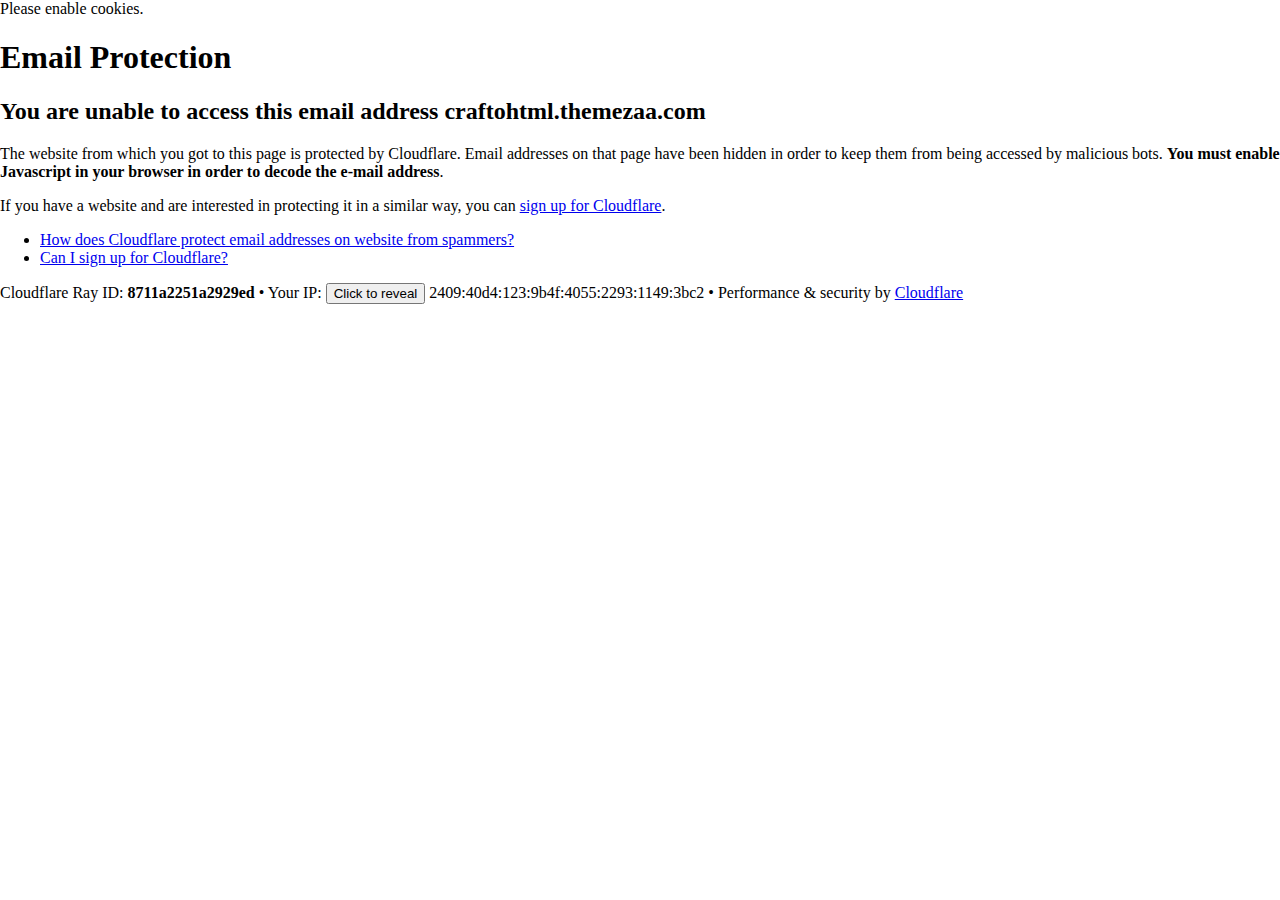
<file: cdn-cgi/l/email-protection.html>
<!DOCTYPE html>
<!--[if lt IE 7]> <html class="no-js ie6 oldie" lang="en-US"> <![endif]-->
<!--[if IE 7]>    <html class="no-js ie7 oldie" lang="en-US"> <![endif]-->
<!--[if IE 8]>    <html class="no-js ie8 oldie" lang="en-US"> <![endif]-->
<!--[if gt IE 8]><!--> <html class="no-js" lang="en-US"> <!--<![endif]-->

<!-- Mirrored from craftohtml.themezaa.com/cdn-cgi/l/email-protection by HTTrack Website Copier/3.x [XR&CO'2014], Mon, 08 Apr 2024 10:39:38 GMT -->
<!-- Added by HTTrack --><meta http-equiv="content-type" content="text/html;charset=UTF-8" /><!-- /Added by HTTrack -->
<head>
<title>Email Protection | Cloudflare</title>
<meta charset="UTF-8" />
<meta http-equiv="Content-Type" content="text/html; charset=UTF-8" />
<meta http-equiv="X-UA-Compatible" content="IE=Edge" />
<meta name="robots" content="noindex, nofollow" />
<meta name="viewport" content="width=device-width,initial-scale=1" />
<link rel="stylesheet" id="cf_styles-css" href="https://craftohtml.themezaa.com/cdn-cgi/styles/cf.errors.css" />
<!--[if lt IE 9]><link rel="stylesheet" id='cf_styles-ie-css' href="/cdn-cgi/styles/cf.errors.ie.css" /><![endif]-->
<style>body{margin:0;padding:0}</style>


<!--[if gte IE 10]><!-->
<script>
  if (!navigator.cookieEnabled) {
    window.addEventListener('DOMContentLoaded', function () {
      var cookieEl = document.getElementById('cookie-alert');
      cookieEl.style.display = 'block';
    })
  }
</script>
<!--<![endif]-->


</head>
<body>
  <div id="cf-wrapper">
    <div class="cf-alert cf-alert-error cf-cookie-error" id="cookie-alert" data-translate="enable_cookies">Please enable cookies.</div>
    <div id="cf-error-details" class="cf-error-details-wrapper">
      <div class="cf-wrapper cf-header cf-error-overview">
        <h1 data-translate="block_headline">Email Protection</h1>
        <h2 class="cf-subheadline"><span data-translate="unable_to_access">You are unable to access this email address</span> craftohtml.themezaa.com</h2>
      </div><!-- /.header -->

      <div class="cf-section cf-wrapper">
        <div class="cf-columns two">
          <div class="cf-column">
            <p>The website from which you got to this page is protected by Cloudflare. Email addresses on that page have been hidden in order to keep them from being accessed by malicious bots. <strong>You must enable Javascript in your browser in order to decode the e-mail address</strong>.</p>
            <p>If you have a website and are interested in protecting it in a similar way, you can <a rel="noopener noreferrer" href="https://www.cloudflare.com/sign-up?utm_source=email_protection">sign up for Cloudflare</a>.</p>
          </div>

          <div class="cf-column">
            <div class="grid_4">
              <div class="rail">
                  <div class="panel">
                      <ul class="nobullets">
                        <li><a rel="noopener noreferrer" class="modal-link-faq" href="https://support.cloudflare.com/hc/en-us/articles/200170016-What-is-Email-Address-Obfuscation-">How does Cloudflare protect email addresses on website from spammers?</a></li>
                        <li><a rel="noopener noreferrer" class="modal-link-faq" href="https://support.cloudflare.com/hc/en-us/categories/200275218-Getting-Started">Can I sign up for Cloudflare?</a></li>
                    </ul>
                </div>
              </div>
            </div>
          </div>
        </div>
      </div><!-- /.section -->

      <div class="cf-error-footer cf-wrapper w-240 lg:w-full py-10 sm:py-4 sm:px-8 mx-auto text-center sm:text-left border-solid border-0 border-t border-gray-300">
  <p class="text-13">
    <span class="cf-footer-item sm:block sm:mb-1">Cloudflare Ray ID: <strong class="font-semibold">8711a2251a2929ed</strong></span>
    <span class="cf-footer-separator sm:hidden">&bull;</span>
    <span id="cf-footer-item-ip" class="cf-footer-item hidden sm:block sm:mb-1">
      Your IP:
      <button type="button" id="cf-footer-ip-reveal" class="cf-footer-ip-reveal-btn">Click to reveal</button>
      <span class="hidden" id="cf-footer-ip">2409:40d4:123:9b4f:4055:2293:1149:3bc2</span>
      <span class="cf-footer-separator sm:hidden">&bull;</span>
    </span>
    <span class="cf-footer-item sm:block sm:mb-1"><span>Performance &amp; security by</span> <a rel="noopener noreferrer" href="https://www.cloudflare.com/5xx-error-landing" id="brand_link" target="_blank">Cloudflare</a></span>
    
  </p>
  <script>(function(){function d(){var b=a.getElementById("cf-footer-item-ip"),c=a.getElementById("cf-footer-ip-reveal");b&&"classList"in b&&(b.classList.remove("hidden"),c.addEventListener("click",function(){c.classList.add("hidden");a.getElementById("cf-footer-ip").classList.remove("hidden")}))}var a=document;document.addEventListener&&a.addEventListener("DOMContentLoaded",d)})();</script>
</div><!-- /.error-footer -->


    </div><!-- /#cf-error-details -->
  </div><!-- /#cf-wrapper -->

  <script>
  window._cf_translation = {};
  
  
</script>

</body>

<!-- Mirrored from craftohtml.themezaa.com/cdn-cgi/l/email-protection by HTTrack Website Copier/3.x [XR&CO'2014], Mon, 08 Apr 2024 10:39:38 GMT -->
</html>
</file>
<file: demos/data-analysis/data-analysis.css>
@import "https://fonts.googleapis.com/css2?family=Urbanist:wght@300;400;500;600;700;800;900&amp;display=swap";
@import "https://fonts.googleapis.com/css2?family=DM+Sans:wght@400;500;700&amp;display=swap";

.demo-button-wrapper {
  display: none !important;
}

:root {
  --base-color: #30bd9b;
  --medium-gray: #797a8c;
  --dark-gray: #353642;
  --alt-font: "Urbanist", sans-serif;
  --primary-font: "DM Sans", sans-serif;
}
body {
  font-size: 17px;
  line-height: 30px;
}
a:hover {
  color: var(--dark-gray);
  text-decoration: none;
}
.google-maps-link a:hover {
  color: var(--white);
}
.custom-cursor .circle-cursor-inner {
  background-color: var(--dark-gray);
}
.custom-cursor .circle-cursor-inner.cursor-link-hover {
  background-color: var(--dark-gray);
}
.custom-cursor .circle-cursor-outer {
  border: 1px solid var(--dark-gray);
  opacity: 0.3;
}
header .navbar-brand img {
  max-height: 23px;
}
.navbar .navbar-nav .nav-link {
  font-size: 18px;
  font-weight: 600;
}
header .left-nav .navbar-nav:before {
  background-color: var(--medium-gray);
  opacity: 0.3;
}
.btn.btn-switch-text.btn-large > span {
  padding: 7px 14px;
}
.bg-cabaret-red {
  background-color: #d94f6f;
}
.bg-ghost-white {
  background-color: #f4f6ff;
}
.bg-cosmic-latte-white {
  background-color: #f2fbf9;
}
.bg-chablis-red {
  background-color: #fef3f5;
}
.bg-lavender-violet {
  background-color: #f5edfc;
}
.bg-clear-green {
  background-color: #e9f6f5;
}
.bg-linen-white {
  background-color: #fbf3ee;
}
.bg-lavender-violet-light {
  background-color: #ecf7fc;
}
.bg-midnight-blue {
  background-color: #242e45;
}
.bg-gradient-flamingo-amethyst-green {
  background-image: linear-gradient(
    to right,
    #e3545c,
    #c84d9d,
    #885dd1,
    #2f86bc,
    #01a89e
  );
}
.bg-gradient-very-light-gray {
  background-image: linear-gradient(
    to bottom,
    #f9eaec,
    #f9eaec,
    #faf5f9,
    #fcfafc,
    #ffffff
  );
}
.bg-gradient-very-ghost-white {
  background-image: linear-gradient(
    to bottom,
    #f4f6ff,
    #f7f8ff,
    #fafaff,
    #fdfdff,
    #ffffff
  );
}
.text-gradient-orange-sky-blue {
  background-image: linear-gradient(
    to right,
    #e2545d,
    #ab5a99,
    #7466c6,
    #4588b0,
    #1ba69c
  );
  -webkit-background-clip: text;
  -webkit-text-fill-color: transparent;
}
h1,
.h1 {
  line-height: 4.1rem;
}
h2 {
  line-height: 3.2rem;
}
.btn.btn-hover-animation-switch.btn-link {
  padding-top: 0;
}
.btn i {
  margin-left: 4px;
}
.btn {
  text-transform: inherit;
  font-weight: 600;
  letter-spacing: 0;
}
.btn.btn-extra-large {
  font-size: 18px;
  padding: 16px 32px;
}
.btn.btn-large {
  font-size: 17px;
  padding: 14px 28px;
}
.btn.btn-medium {
  font-size: 16px;
  padding: 12px 24px;
}
.btn.btn-small {
  font-size: 15px;
  padding: 10px 18px;
}
.btn.btn-very-small {
  font-size: 14px;
  padding: 9px 20px;
}
.btn.btn-link {
  padding: 0 0 2px;
}
.top-20 {
  top: 20%;
}
.top-30 {
  top: 30%;
}
.top-minus-180px {
  top: -180px;
}
.left-40 {
  left: 40%;
}
.right-10 {
  right: 10%;
}
.pricing-table-style-04 .accordion-item.active-accordion {
  background-color: var(--dark-gray) !important;
}
.process-step-style-05 .progress-step-separator {
  bottom: inherit;
  height: 100%;
}
.team-style-01 figure figcaption .social-icon a {
  margin: 0 7px;
}
.page-title-button-style h1 {
  padding: 5px 20px;
  display: inline-block;
  font-size: 12px;
}
.page-title-extra-small h2 {
  font-size: 3.438rem;
  line-height: 3.2rem;
}
footer {
  padding-top: 100px;
  padding-bottom: 30px;
}
footer .nav-link {
  color: var(--dark-gray);
  padding: 10px 20px;
}
footer .elements-social ul li:last-child {
  margin-right: 0;
}
@media (max-width: 1350px) {
  .navbar .navbar-nav .nav-link {
    padding-left: 16px;
    padding-right: 16px;
  }
}
@media (max-width: 1279px) {
  .navbar .navbar-nav .nav-link {
    padding-left: 10px;
    padding-right: 10px;
  }
}
@media (max-width: 1199px) {
  .navbar .navbar-nav .nav-link {
    padding-left: 8px;
    padding-right: 8px;
  }
  footer {
    padding-top: 80px;
  }
}
@media (max-width: 991px) {
  footer {
    padding-top: 65px;
  }
  .md-bottom-5 {
    bottom: 5% !important;
  }
  footer .nav-link {
    padding: 5px 15px;
  }
}
@media (max-width: 767px) {
  footer {
    padding-top: 50px;
  }
}
@media (max-width: 575px) {
  .xs-mt-minus-40px {
    margin-top: -40px !important;
  }
  .accordion .accordion-item .accordion-header .accordion-title {
    line-height: 28px;
  }
}
</file>
<file: css/icon.min.css>
@charset "UTF-8";/*!
    Font Awesome
    Version: 6.5.1
    Plugin URL: https://fontawesome.com
    License: Copyright 2023 Fonticons, Inc. | https://fontawesome.com/license/free (Icons: CC BY 4.0, Fonts: SIL OFL 1.1, Code: MIT License)
!*/.fa-stack,.fa-ul>li{position:relative}.fa-beat,.fa-bounce{-webkit-animation-delay:var(--fa-animation-delay,0s);-webkit-animation-duration:var(--fa-animation-duration,1s)}.fa{font-family:var(--fa-style-family,"Font Awesome 6 Free");font-weight:var(--fa-style,900)}.fa-brands,.fa-regular,.fab,.far{font-weight:400}.fa,.fa-brands,.fa-classic,.fa-regular,.fa-sharp,.fa-solid,.fab,.far,.fas{-moz-osx-font-smoothing:grayscale;-webkit-font-smoothing:antialiased;display:var(--fa-display,inline-block);font-style:normal;font-variant:normal;line-height:1;text-rendering:auto}.fa-classic,.fa-regular,.fa-solid,.far,.fas{font-family:"Font Awesome 6 Free"}.fa-brands,.fab{font-family:"Font Awesome 6 Brands"}.fa-1x{font-size:1em}.fa-2x,.fa-2xl,.fa-stack-2x{font-size:2em}.fa-3x{font-size:3em}.fa-4x{font-size:4em}.fa-5x{font-size:5em}.fa-6x{font-size:6em}.fa-7x{font-size:7em}.fa-8x{font-size:8em}.fa-9x{font-size:9em}.fa-10x{font-size:10em}.fa-2xs{font-size:.625em;line-height:.1em;vertical-align:.225em}.fa-xs{font-size:.75em;line-height:.08333em;vertical-align:.125em}.fa-sm{font-size:.875em;line-height:.07143em;vertical-align:.05357em}.fa-lg{font-size:1.25em;line-height:.05em;vertical-align:-.075em}.fa-xl{font-size:1.5em;line-height:.04167em;vertical-align:-.125em}.fa-2xl{line-height:.03125em;vertical-align:-.1875em}.fa-fw{text-align:center;width:1.25em}.fa-ul{list-style-type:none;margin-left:var(--fa-li-margin,2.5em);padding-left:0}.fa-li{left:calc(var(--fa-li-width,2em) * -1);position:absolute;text-align:center;width:var(--fa-li-width,2em);line-height:inherit}.fa-border{border-color:var(--fa-border-color,#eee);border-radius:var(--fa-border-radius,.1em);border-style:var(--fa-border-style,solid);border-width:var(--fa-border-width,.08em);padding:var(--fa-border-padding,.2em .25em .15em)}.fa-pull-left{float:left;margin-right:var(--fa-pull-margin,.3em)}.fa-pull-right{float:right;margin-left:var(--fa-pull-margin,.3em)}.fa-beat{-webkit-animation-name:fa-beat;animation-name:fa-beat;animation-delay:var(--fa-animation-delay,0s);-webkit-animation-direction:var(--fa-animation-direction,normal);animation-direction:var(--fa-animation-direction,normal);animation-duration:var(--fa-animation-duration,1s);-webkit-animation-iteration-count:var(--fa-animation-iteration-count,infinite);animation-iteration-count:var(--fa-animation-iteration-count,infinite);-webkit-animation-timing-function:var(--fa-animation-timing,ease-in-out);animation-timing-function:var(--fa-animation-timing,ease-in-out)}.fa-bounce,.fa-fade{-webkit-animation-direction:var(--fa-animation-direction,normal);-webkit-animation-iteration-count:var(--fa-animation-iteration-count,infinite)}.fa-bounce{-webkit-animation-name:fa-bounce;animation-name:fa-bounce;animation-delay:var(--fa-animation-delay,0s);animation-direction:var(--fa-animation-direction,normal);animation-duration:var(--fa-animation-duration,1s);animation-iteration-count:var(--fa-animation-iteration-count,infinite);-webkit-animation-timing-function:var(--fa-animation-timing,cubic-bezier(.28,.84,.42,1));animation-timing-function:var(--fa-animation-timing,cubic-bezier(.28,.84,.42,1))}.fa-beat-fade,.fa-fade{-webkit-animation-delay:var(--fa-animation-delay,0s)}.fa-fade{-webkit-animation-name:fa-fade;animation-name:fa-fade;animation-delay:var(--fa-animation-delay,0s);animation-direction:var(--fa-animation-direction,normal);-webkit-animation-duration:var(--fa-animation-duration,1s);animation-duration:var(--fa-animation-duration,1s);animation-iteration-count:var(--fa-animation-iteration-count,infinite);-webkit-animation-timing-function:var(--fa-animation-timing,cubic-bezier(.4,0,.6,1));animation-timing-function:var(--fa-animation-timing,cubic-bezier(.4,0,.6,1))}.fa-beat-fade,.fa-flip{-webkit-animation-direction:var(--fa-animation-direction,normal);-webkit-animation-iteration-count:var(--fa-animation-iteration-count,infinite)}.fa-beat-fade{-webkit-animation-name:fa-beat-fade;animation-name:fa-beat-fade;animation-delay:var(--fa-animation-delay,0s);animation-direction:var(--fa-animation-direction,normal);-webkit-animation-duration:var(--fa-animation-duration,1s);animation-duration:var(--fa-animation-duration,1s);animation-iteration-count:var(--fa-animation-iteration-count,infinite);-webkit-animation-timing-function:var(--fa-animation-timing,cubic-bezier(.4,0,.6,1));animation-timing-function:var(--fa-animation-timing,cubic-bezier(.4,0,.6,1))}.fa-flip,.fa-shake{-webkit-animation-delay:var(--fa-animation-delay,0s)}.fa-flip{-webkit-animation-name:fa-flip;animation-name:fa-flip;animation-delay:var(--fa-animation-delay,0s);animation-direction:var(--fa-animation-direction,normal);-webkit-animation-duration:var(--fa-animation-duration,1s);animation-duration:var(--fa-animation-duration,1s);animation-iteration-count:var(--fa-animation-iteration-count,infinite);-webkit-animation-timing-function:var(--fa-animation-timing,ease-in-out);animation-timing-function:var(--fa-animation-timing,ease-in-out)}.fa-shake,.fa-spin{-webkit-animation-direction:var(--fa-animation-direction,normal);-webkit-animation-iteration-count:var(--fa-animation-iteration-count,infinite)}.fa-shake{-webkit-animation-name:fa-shake;animation-name:fa-shake;animation-delay:var(--fa-animation-delay,0s);animation-direction:var(--fa-animation-direction,normal);-webkit-animation-duration:var(--fa-animation-duration,1s);animation-duration:var(--fa-animation-duration,1s);animation-iteration-count:var(--fa-animation-iteration-count,infinite);-webkit-animation-timing-function:var(--fa-animation-timing,linear);animation-timing-function:var(--fa-animation-timing,linear)}.fa-spin{-webkit-animation-name:fa-spin;animation-name:fa-spin;-webkit-animation-delay:var(--fa-animation-delay,0s);animation-delay:var(--fa-animation-delay,0s);animation-direction:var(--fa-animation-direction,normal);-webkit-animation-duration:var(--fa-animation-duration,2s);animation-duration:var(--fa-animation-duration,2s);animation-iteration-count:var(--fa-animation-iteration-count,infinite);-webkit-animation-timing-function:var(--fa-animation-timing,linear);animation-timing-function:var(--fa-animation-timing,linear)}.fa-spin-reverse{--fa-animation-direction:reverse}.fa-pulse,.fa-spin-pulse{-webkit-animation-name:fa-spin;animation-name:fa-spin;-webkit-animation-direction:var(--fa-animation-direction,normal);animation-direction:var(--fa-animation-direction,normal);-webkit-animation-duration:var(--fa-animation-duration,1s);animation-duration:var(--fa-animation-duration,1s);-webkit-animation-iteration-count:var(--fa-animation-iteration-count,infinite);animation-iteration-count:var(--fa-animation-iteration-count,infinite);-webkit-animation-timing-function:var(--fa-animation-timing,steps(8));animation-timing-function:var(--fa-animation-timing,steps(8))}@media (prefers-reduced-motion:reduce){.fa-beat,.fa-beat-fade,.fa-bounce,.fa-fade,.fa-flip,.fa-pulse,.fa-shake,.fa-spin,.fa-spin-pulse{-webkit-animation-delay:-1ms;animation-delay:-1ms;-webkit-animation-duration:1ms;animation-duration:1ms;-webkit-animation-iteration-count:1;animation-iteration-count:1;-webkit-transition-delay:0s;transition-delay:0s;-webkit-transition-duration:0s;transition-duration:0s}}@-webkit-keyframes fa-beat{0%,90%{-webkit-transform:scale(1);transform:scale(1)}45%{-webkit-transform:scale(var(--fa-beat-scale,1.25));transform:scale(var(--fa-beat-scale,1.25))}}@keyframes fa-beat{0%,90%{-webkit-transform:scale(1);transform:scale(1)}45%{-webkit-transform:scale(var(--fa-beat-scale,1.25));transform:scale(var(--fa-beat-scale,1.25))}}@-webkit-keyframes fa-bounce{0%,100%,64%{-webkit-transform:scale(1,1) translateY(0);transform:scale(1,1) translateY(0)}10%{-webkit-transform:scale(var(--fa-bounce-start-scale-x,1.1),var(--fa-bounce-start-scale-y,.9)) translateY(0);transform:scale(var(--fa-bounce-start-scale-x,1.1),var(--fa-bounce-start-scale-y,.9)) translateY(0)}30%{-webkit-transform:scale(var(--fa-bounce-jump-scale-x,.9),var(--fa-bounce-jump-scale-y,1.1)) translateY(var(--fa-bounce-height,-.5em));transform:scale(var(--fa-bounce-jump-scale-x,.9),var(--fa-bounce-jump-scale-y,1.1)) translateY(var(--fa-bounce-height,-.5em))}50%{-webkit-transform:scale(var(--fa-bounce-land-scale-x,1.05),var(--fa-bounce-land-scale-y,.95)) translateY(0);transform:scale(var(--fa-bounce-land-scale-x,1.05),var(--fa-bounce-land-scale-y,.95)) translateY(0)}57%{-webkit-transform:scale(1,1) translateY(var(--fa-bounce-rebound,-.125em));transform:scale(1,1) translateY(var(--fa-bounce-rebound,-.125em))}}@keyframes fa-bounce{0%,100%,64%{-webkit-transform:scale(1,1) translateY(0);transform:scale(1,1) translateY(0)}10%{-webkit-transform:scale(var(--fa-bounce-start-scale-x,1.1),var(--fa-bounce-start-scale-y,.9)) translateY(0);transform:scale(var(--fa-bounce-start-scale-x,1.1),var(--fa-bounce-start-scale-y,.9)) translateY(0)}30%{-webkit-transform:scale(var(--fa-bounce-jump-scale-x,.9),var(--fa-bounce-jump-scale-y,1.1)) translateY(var(--fa-bounce-height,-.5em));transform:scale(var(--fa-bounce-jump-scale-x,.9),var(--fa-bounce-jump-scale-y,1.1)) translateY(var(--fa-bounce-height,-.5em))}50%{-webkit-transform:scale(var(--fa-bounce-land-scale-x,1.05),var(--fa-bounce-land-scale-y,.95)) translateY(0);transform:scale(var(--fa-bounce-land-scale-x,1.05),var(--fa-bounce-land-scale-y,.95)) translateY(0)}57%{-webkit-transform:scale(1,1) translateY(var(--fa-bounce-rebound,-.125em));transform:scale(1,1) translateY(var(--fa-bounce-rebound,-.125em))}}@-webkit-keyframes fa-fade{50%{opacity:var(--fa-fade-opacity,.4)}}@keyframes fa-fade{50%{opacity:var(--fa-fade-opacity,.4)}}@-webkit-keyframes fa-beat-fade{0%,100%{opacity:var(--fa-beat-fade-opacity,.4);-webkit-transform:scale(1);transform:scale(1)}50%{opacity:1;-webkit-transform:scale(var(--fa-beat-fade-scale,1.125));transform:scale(var(--fa-beat-fade-scale,1.125))}}@keyframes fa-beat-fade{0%,100%{opacity:var(--fa-beat-fade-opacity,.4);-webkit-transform:scale(1);transform:scale(1)}50%{opacity:1;-webkit-transform:scale(var(--fa-beat-fade-scale,1.125));transform:scale(var(--fa-beat-fade-scale,1.125))}}@-webkit-keyframes fa-flip{50%{-webkit-transform:rotate3d(var(--fa-flip-x,0),var(--fa-flip-y,1),var(--fa-flip-z,0),var(--fa-flip-angle,-180deg));transform:rotate3d(var(--fa-flip-x,0),var(--fa-flip-y,1),var(--fa-flip-z,0),var(--fa-flip-angle,-180deg))}}@keyframes fa-flip{50%{-webkit-transform:rotate3d(var(--fa-flip-x,0),var(--fa-flip-y,1),var(--fa-flip-z,0),var(--fa-flip-angle,-180deg));transform:rotate3d(var(--fa-flip-x,0),var(--fa-flip-y,1),var(--fa-flip-z,0),var(--fa-flip-angle,-180deg))}}@-webkit-keyframes fa-shake{0%{-webkit-transform:rotate(-15deg);transform:rotate(-15deg)}4%{-webkit-transform:rotate(15deg);transform:rotate(15deg)}24%,8%{-webkit-transform:rotate(-18deg);transform:rotate(-18deg)}12%,28%{-webkit-transform:rotate(18deg);transform:rotate(18deg)}16%{-webkit-transform:rotate(-22deg);transform:rotate(-22deg)}20%{-webkit-transform:rotate(22deg);transform:rotate(22deg)}32%{-webkit-transform:rotate(-12deg);transform:rotate(-12deg)}36%{-webkit-transform:rotate(12deg);transform:rotate(12deg)}100%,40%{-webkit-transform:rotate(0);transform:rotate(0)}}@keyframes fa-shake{0%{-webkit-transform:rotate(-15deg);transform:rotate(-15deg)}4%{-webkit-transform:rotate(15deg);transform:rotate(15deg)}24%,8%{-webkit-transform:rotate(-18deg);transform:rotate(-18deg)}12%,28%{-webkit-transform:rotate(18deg);transform:rotate(18deg)}16%{-webkit-transform:rotate(-22deg);transform:rotate(-22deg)}20%{-webkit-transform:rotate(22deg);transform:rotate(22deg)}32%{-webkit-transform:rotate(-12deg);transform:rotate(-12deg)}36%{-webkit-transform:rotate(12deg);transform:rotate(12deg)}100%,40%{-webkit-transform:rotate(0);transform:rotate(0)}}@-webkit-keyframes fa-spin{0%{-webkit-transform:rotate(0);transform:rotate(0)}100%{-webkit-transform:rotate(360deg);transform:rotate(360deg)}}@keyframes fa-spin{0%{-webkit-transform:rotate(0);transform:rotate(0)}100%{-webkit-transform:rotate(360deg);transform:rotate(360deg)}}.fa-rotate-90{-webkit-transform:rotate(90deg);transform:rotate(90deg)}.fa-rotate-180{-webkit-transform:rotate(180deg);transform:rotate(180deg)}.fa-rotate-270{-webkit-transform:rotate(270deg);transform:rotate(270deg)}.fa-flip-horizontal{-webkit-transform:scale(-1,1);transform:scale(-1,1)}.fa-flip-vertical{-webkit-transform:scale(1,-1);transform:scale(1,-1)}.fa-flip-both,.fa-flip-horizontal.fa-flip-vertical{-webkit-transform:scale(-1,-1);transform:scale(-1,-1)}.fa-rotate-by{-webkit-transform:rotate(var(--fa-rotate-angle,none));transform:rotate(var(--fa-rotate-angle,none))}.fa-stack{display:inline-block;height:2em;line-height:2em;vertical-align:middle;width:2.5em}.fa-stack-1x,.fa-stack-2x{left:0;position:absolute;text-align:center;width:100%;z-index:var(--fa-stack-z-index,auto)}.fa-stack-1x{line-height:inherit}.fa-inverse{color:var(--fa-inverse,#fff)}.fa-0::before{content:"0"}.fa-1::before{content:"1"}.fa-2::before{content:"2"}.fa-3::before{content:"3"}.fa-4::before{content:"4"}.fa-5::before{content:"5"}.fa-6::before{content:"6"}.fa-7::before{content:"7"}.fa-8::before{content:"8"}.fa-9::before{content:"9"}.fa-fill-drip::before{content:"\f576"}.fa-arrows-to-circle::before{content:"\e4bd"}.fa-chevron-circle-right::before,.fa-circle-chevron-right::before{content:"\f138"}.fa-at::before{content:"@"}.fa-trash-alt::before,.fa-trash-can::before{content:"\f2ed"}.fa-text-height::before{content:"\f034"}.fa-user-times::before,.fa-user-xmark::before{content:"\f235"}.fa-stethoscope::before{content:"\f0f1"}.fa-comment-alt::before,.fa-message::before{content:"\f27a"}.fa-info::before{content:"\f129"}.fa-compress-alt::before,.fa-down-left-and-up-right-to-center::before{content:"\f422"}.fa-explosion::before{content:"\e4e9"}.fa-file-alt::before,.fa-file-lines::before,.fa-file-text::before{content:"\f15c"}.fa-wave-square::before{content:"\f83e"}.fa-ring::before{content:"\f70b"}.fa-building-un::before{content:"\e4d9"}.fa-dice-three::before{content:"\f527"}.fa-calendar-alt::before,.fa-calendar-days::before{content:"\f073"}.fa-anchor-circle-check::before{content:"\e4aa"}.fa-building-circle-arrow-right::before{content:"\e4d1"}.fa-volleyball-ball::before,.fa-volleyball::before{content:"\f45f"}.fa-arrows-up-to-line::before{content:"\e4c2"}.fa-sort-desc::before,.fa-sort-down::before{content:"\f0dd"}.fa-circle-minus::before,.fa-minus-circle::before{content:"\f056"}.fa-door-open::before{content:"\f52b"}.fa-right-from-bracket::before,.fa-sign-out-alt::before{content:"\f2f5"}.fa-atom::before{content:"\f5d2"}.fa-soap::before{content:"\e06e"}.fa-heart-music-camera-bolt::before,.fa-icons::before{content:"\f86d"}.fa-microphone-alt-slash::before,.fa-microphone-lines-slash::before{content:"\f539"}.fa-bridge-circle-check::before{content:"\e4c9"}.fa-pump-medical::before{content:"\e06a"}.fa-fingerprint::before{content:"\f577"}.fa-hand-point-right::before{content:"\f0a4"}.fa-magnifying-glass-location::before,.fa-search-location::before{content:"\f689"}.fa-forward-step::before,.fa-step-forward::before{content:"\f051"}.fa-face-smile-beam::before,.fa-smile-beam::before{content:"\f5b8"}.fa-flag-checkered::before{content:"\f11e"}.fa-football-ball::before,.fa-football::before{content:"\f44e"}.fa-school-circle-exclamation::before{content:"\e56c"}.fa-crop::before{content:"\f125"}.fa-angle-double-down::before,.fa-angles-down::before{content:"\f103"}.fa-users-rectangle::before{content:"\e594"}.fa-people-roof::before{content:"\e537"}.fa-people-line::before{content:"\e534"}.fa-beer-mug-empty::before,.fa-beer::before{content:"\f0fc"}.fa-diagram-predecessor::before{content:"\e477"}.fa-arrow-up-long::before,.fa-long-arrow-up::before{content:"\f176"}.fa-burn::before,.fa-fire-flame-simple::before{content:"\f46a"}.fa-male::before,.fa-person::before{content:"\f183"}.fa-laptop::before{content:"\f109"}.fa-file-csv::before{content:"\f6dd"}.fa-menorah::before{content:"\f676"}.fa-truck-plane::before{content:"\e58f"}.fa-record-vinyl::before{content:"\f8d9"}.fa-face-grin-stars::before,.fa-grin-stars::before{content:"\f587"}.fa-bong::before{content:"\f55c"}.fa-pastafarianism::before,.fa-spaghetti-monster-flying::before{content:"\f67b"}.fa-arrow-down-up-across-line::before{content:"\e4af"}.fa-spoon::before,.fa-utensil-spoon::before{content:"\f2e5"}.fa-jar-wheat::before{content:"\e517"}.fa-envelopes-bulk::before,.fa-mail-bulk::before{content:"\f674"}.fa-file-circle-exclamation::before{content:"\e4eb"}.fa-circle-h::before,.fa-hospital-symbol::before{content:"\f47e"}.fa-pager::before{content:"\f815"}.fa-address-book::before,.fa-contact-book::before{content:"\f2b9"}.fa-strikethrough::before{content:"\f0cc"}.fa-k::before{content:"K"}.fa-landmark-flag::before{content:"\e51c"}.fa-pencil-alt::before,.fa-pencil::before{content:"\f303"}.fa-backward::before{content:"\f04a"}.fa-caret-right::before{content:"\f0da"}.fa-comments::before{content:"\f086"}.fa-file-clipboard::before,.fa-paste::before{content:"\f0ea"}.fa-code-pull-request::before{content:"\e13c"}.fa-clipboard-list::before{content:"\f46d"}.fa-truck-loading::before,.fa-truck-ramp-box::before{content:"\f4de"}.fa-user-check::before{content:"\f4fc"}.fa-vial-virus::before{content:"\e597"}.fa-sheet-plastic::before{content:"\e571"}.fa-blog::before{content:"\f781"}.fa-user-ninja::before{content:"\f504"}.fa-person-arrow-up-from-line::before{content:"\e539"}.fa-scroll-torah::before,.fa-torah::before{content:"\f6a0"}.fa-broom-ball::before,.fa-quidditch-broom-ball::before,.fa-quidditch::before{content:"\f458"}.fa-toggle-off::before{content:"\f204"}.fa-archive::before,.fa-box-archive::before{content:"\f187"}.fa-person-drowning::before{content:"\e545"}.fa-arrow-down-9-1::before,.fa-sort-numeric-desc::before,.fa-sort-numeric-down-alt::before{content:"\f886"}.fa-face-grin-tongue-squint::before,.fa-grin-tongue-squint::before{content:"\f58a"}.fa-spray-can::before{content:"\f5bd"}.fa-truck-monster::before{content:"\f63b"}.fa-w::before{content:"W"}.fa-earth-africa::before,.fa-globe-africa::before{content:"\f57c"}.fa-rainbow::before{content:"\f75b"}.fa-circle-notch::before{content:"\f1ce"}.fa-tablet-alt::before,.fa-tablet-screen-button::before{content:"\f3fa"}.fa-paw::before{content:"\f1b0"}.fa-cloud::before{content:"\f0c2"}.fa-trowel-bricks::before{content:"\e58a"}.fa-face-flushed::before,.fa-flushed::before{content:"\f579"}.fa-hospital-user::before{content:"\f80d"}.fa-tent-arrow-left-right::before{content:"\e57f"}.fa-gavel::before,.fa-legal::before{content:"\f0e3"}.fa-binoculars::before{content:"\f1e5"}.fa-microphone-slash::before{content:"\f131"}.fa-box-tissue::before{content:"\e05b"}.fa-motorcycle::before{content:"\f21c"}.fa-bell-concierge::before,.fa-concierge-bell::before{content:"\f562"}.fa-pen-ruler::before,.fa-pencil-ruler::before{content:"\f5ae"}.fa-people-arrows-left-right::before,.fa-people-arrows::before{content:"\e068"}.fa-mars-and-venus-burst::before{content:"\e523"}.fa-caret-square-right::before,.fa-square-caret-right::before{content:"\f152"}.fa-cut::before,.fa-scissors::before{content:"\f0c4"}.fa-sun-plant-wilt::before{content:"\e57a"}.fa-toilets-portable::before{content:"\e584"}.fa-hockey-puck::before{content:"\f453"}.fa-table::before{content:"\f0ce"}.fa-magnifying-glass-arrow-right::before{content:"\e521"}.fa-digital-tachograph::before,.fa-tachograph-digital::before{content:"\f566"}.fa-users-slash::before{content:"\e073"}.fa-clover::before{content:"\e139"}.fa-mail-reply::before,.fa-reply::before{content:"\f3e5"}.fa-star-and-crescent::before{content:"\f699"}.fa-house-fire::before{content:"\e50c"}.fa-minus-square::before,.fa-square-minus::before{content:"\f146"}.fa-helicopter::before{content:"\f533"}.fa-compass::before{content:"\f14e"}.fa-caret-square-down::before,.fa-square-caret-down::before{content:"\f150"}.fa-file-circle-question::before{content:"\e4ef"}.fa-laptop-code::before{content:"\f5fc"}.fa-swatchbook::before{content:"\f5c3"}.fa-prescription-bottle::before{content:"\f485"}.fa-bars::before,.fa-navicon::before{content:"\f0c9"}.fa-people-group::before{content:"\e533"}.fa-hourglass-3::before,.fa-hourglass-end::before{content:"\f253"}.fa-heart-broken::before,.fa-heart-crack::before{content:"\f7a9"}.fa-external-link-square-alt::before,.fa-square-up-right::before{content:"\f360"}.fa-face-kiss-beam::before,.fa-kiss-beam::before{content:"\f597"}.fa-film::before{content:"\f008"}.fa-ruler-horizontal::before{content:"\f547"}.fa-people-robbery::before{content:"\e536"}.fa-lightbulb::before{content:"\f0eb"}.fa-caret-left::before{content:"\f0d9"}.fa-circle-exclamation::before,.fa-exclamation-circle::before{content:"\f06a"}.fa-school-circle-xmark::before{content:"\e56d"}.fa-arrow-right-from-bracket::before,.fa-sign-out::before{content:"\f08b"}.fa-chevron-circle-down::before,.fa-circle-chevron-down::before{content:"\f13a"}.fa-unlock-alt::before,.fa-unlock-keyhole::before{content:"\f13e"}.fa-cloud-showers-heavy::before{content:"\f740"}.fa-headphones-alt::before,.fa-headphones-simple::before{content:"\f58f"}.fa-sitemap::before{content:"\f0e8"}.fa-circle-dollar-to-slot::before,.fa-donate::before{content:"\f4b9"}.fa-memory::before{content:"\f538"}.fa-road-spikes::before{content:"\e568"}.fa-fire-burner::before{content:"\e4f1"}.fa-flag::before{content:"\f024"}.fa-hanukiah::before{content:"\f6e6"}.fa-feather::before{content:"\f52d"}.fa-volume-down::before,.fa-volume-low::before{content:"\f027"}.fa-comment-slash::before{content:"\f4b3"}.fa-cloud-sun-rain::before{content:"\f743"}.fa-compress::before{content:"\f066"}.fa-wheat-alt::before,.fa-wheat-awn::before{content:"\e2cd"}.fa-ankh::before{content:"\f644"}.fa-hands-holding-child::before{content:"\e4fa"}.fa-asterisk::before{content:"*"}.fa-check-square::before,.fa-square-check::before{content:"\f14a"}.fa-peseta-sign::before{content:"\e221"}.fa-header::before,.fa-heading::before{content:"\f1dc"}.fa-ghost::before{content:"\f6e2"}.fa-list-squares::before,.fa-list::before{content:"\f03a"}.fa-phone-square-alt::before,.fa-square-phone-flip::before{content:"\f87b"}.fa-cart-plus::before{content:"\f217"}.fa-gamepad::before{content:"\f11b"}.fa-circle-dot::before,.fa-dot-circle::before{content:"\f192"}.fa-dizzy::before,.fa-face-dizzy::before{content:"\f567"}.fa-egg::before{content:"\f7fb"}.fa-house-medical-circle-xmark::before{content:"\e513"}.fa-campground::before{content:"\f6bb"}.fa-folder-plus::before{content:"\f65e"}.fa-futbol-ball::before,.fa-futbol::before,.fa-soccer-ball::before{content:"\f1e3"}.fa-paint-brush::before,.fa-paintbrush::before{content:"\f1fc"}.fa-lock::before{content:"\f023"}.fa-gas-pump::before{content:"\f52f"}.fa-hot-tub-person::before,.fa-hot-tub::before{content:"\f593"}.fa-map-location::before,.fa-map-marked::before{content:"\f59f"}.fa-house-flood-water::before{content:"\e50e"}.fa-tree::before{content:"\f1bb"}.fa-bridge-lock::before{content:"\e4cc"}.fa-sack-dollar::before{content:"\f81d"}.fa-edit::before,.fa-pen-to-square::before{content:"\f044"}.fa-car-side::before{content:"\f5e4"}.fa-share-alt::before,.fa-share-nodes::before{content:"\f1e0"}.fa-heart-circle-minus::before{content:"\e4ff"}.fa-hourglass-2::before,.fa-hourglass-half::before{content:"\f252"}.fa-microscope::before{content:"\f610"}.fa-sink::before{content:"\e06d"}.fa-bag-shopping::before,.fa-shopping-bag::before{content:"\f290"}.fa-arrow-down-z-a::before,.fa-sort-alpha-desc::before,.fa-sort-alpha-down-alt::before{content:"\f881"}.fa-mitten::before{content:"\f7b5"}.fa-person-rays::before{content:"\e54d"}.fa-users::before{content:"\f0c0"}.fa-eye-slash::before{content:"\f070"}.fa-flask-vial::before{content:"\e4f3"}.fa-hand-paper::before,.fa-hand::before{content:"\f256"}.fa-om::before{content:"\f679"}.fa-worm::before{content:"\e599"}.fa-house-circle-xmark::before{content:"\e50b"}.fa-plug::before{content:"\f1e6"}.fa-chevron-up::before{content:"\f077"}.fa-hand-spock::before{content:"\f259"}.fa-stopwatch::before{content:"\f2f2"}.fa-face-kiss::before,.fa-kiss::before{content:"\f596"}.fa-bridge-circle-xmark::before{content:"\e4cb"}.fa-face-grin-tongue::before,.fa-grin-tongue::before{content:"\f589"}.fa-chess-bishop::before{content:"\f43a"}.fa-face-grin-wink::before,.fa-grin-wink::before{content:"\f58c"}.fa-deaf::before,.fa-deafness::before,.fa-ear-deaf::before,.fa-hard-of-hearing::before{content:"\f2a4"}.fa-road-circle-check::before{content:"\e564"}.fa-dice-five::before{content:"\f523"}.fa-rss-square::before,.fa-square-rss::before{content:"\f143"}.fa-land-mine-on::before{content:"\e51b"}.fa-i-cursor::before{content:"\f246"}.fa-stamp::before{content:"\f5bf"}.fa-stairs::before{content:"\e289"}.fa-i::before{content:"I"}.fa-hryvnia-sign::before,.fa-hryvnia::before{content:"\f6f2"}.fa-pills::before{content:"\f484"}.fa-face-grin-wide::before,.fa-grin-alt::before{content:"\f581"}.fa-tooth::before{content:"\f5c9"}.fa-v::before{content:"V"}.fa-bangladeshi-taka-sign::before{content:"\e2e6"}.fa-bicycle::before{content:"\f206"}.fa-rod-asclepius::before,.fa-rod-snake::before,.fa-staff-aesculapius::before,.fa-staff-snake::before{content:"\e579"}.fa-head-side-cough-slash::before{content:"\e062"}.fa-ambulance::before,.fa-truck-medical::before{content:"\f0f9"}.fa-wheat-awn-circle-exclamation::before{content:"\e598"}.fa-snowman::before{content:"\f7d0"}.fa-mortar-pestle::before{content:"\f5a7"}.fa-road-barrier::before{content:"\e562"}.fa-school::before{content:"\f549"}.fa-igloo::before{content:"\f7ae"}.fa-joint::before{content:"\f595"}.fa-angle-right::before{content:"\f105"}.fa-horse::before{content:"\f6f0"}.fa-q::before{content:"Q"}.fa-g::before{content:"G"}.fa-notes-medical::before{content:"\f481"}.fa-temperature-2::before,.fa-temperature-half::before,.fa-thermometer-2::before,.fa-thermometer-half::before{content:"\f2c9"}.fa-dong-sign::before{content:"\e169"}.fa-capsules::before{content:"\f46b"}.fa-poo-bolt::before,.fa-poo-storm::before{content:"\f75a"}.fa-face-frown-open::before,.fa-frown-open::before{content:"\f57a"}.fa-hand-point-up::before{content:"\f0a6"}.fa-money-bill::before{content:"\f0d6"}.fa-bookmark::before{content:"\f02e"}.fa-align-justify::before{content:"\f039"}.fa-umbrella-beach::before{content:"\f5ca"}.fa-helmet-un::before{content:"\e503"}.fa-bullseye::before{content:"\f140"}.fa-bacon::before{content:"\f7e5"}.fa-hand-point-down::before{content:"\f0a7"}.fa-arrow-up-from-bracket::before{content:"\e09a"}.fa-folder-blank::before,.fa-folder::before{content:"\f07b"}.fa-file-medical-alt::before,.fa-file-waveform::before{content:"\f478"}.fa-radiation::before{content:"\f7b9"}.fa-chart-simple::before{content:"\e473"}.fa-mars-stroke::before{content:"\f229"}.fa-vial::before{content:"\f492"}.fa-dashboard::before,.fa-gauge-med::before,.fa-gauge::before,.fa-tachometer-alt-average::before{content:"\f624"}.fa-magic-wand-sparkles::before,.fa-wand-magic-sparkles::before{content:"\e2ca"}.fa-e::before{content:"E"}.fa-pen-alt::before,.fa-pen-clip::before{content:"\f305"}.fa-bridge-circle-exclamation::before{content:"\e4ca"}.fa-user::before{content:"\f007"}.fa-school-circle-check::before{content:"\e56b"}.fa-dumpster::before{content:"\f793"}.fa-shuttle-van::before,.fa-van-shuttle::before{content:"\f5b6"}.fa-building-user::before{content:"\e4da"}.fa-caret-square-left::before,.fa-square-caret-left::before{content:"\f191"}.fa-highlighter::before{content:"\f591"}.fa-key::before{content:"\f084"}.fa-bullhorn::before{content:"\f0a1"}.fa-globe::before{content:"\f0ac"}.fa-synagogue::before{content:"\f69b"}.fa-person-half-dress::before{content:"\e548"}.fa-road-bridge::before{content:"\e563"}.fa-location-arrow::before{content:"\f124"}.fa-c::before{content:"C"}.fa-tablet-button::before{content:"\f10a"}.fa-building-lock::before{content:"\e4d6"}.fa-pizza-slice::before{content:"\f818"}.fa-money-bill-wave::before{content:"\f53a"}.fa-area-chart::before,.fa-chart-area::before{content:"\f1fe"}.fa-house-flag::before{content:"\e50d"}.fa-person-circle-minus::before{content:"\e540"}.fa-ban::before,.fa-cancel::before{content:"\f05e"}.fa-camera-rotate::before{content:"\e0d8"}.fa-air-freshener::before,.fa-spray-can-sparkles::before{content:"\f5d0"}.fa-star::before{content:"\f005"}.fa-repeat::before{content:"\f363"}.fa-cross::before{content:"\f654"}.fa-box::before{content:"\f466"}.fa-venus-mars::before{content:"\f228"}.fa-arrow-pointer::before,.fa-mouse-pointer::before{content:"\f245"}.fa-expand-arrows-alt::before,.fa-maximize::before{content:"\f31e"}.fa-charging-station::before{content:"\f5e7"}.fa-shapes::before,.fa-triangle-circle-square::before{content:"\f61f"}.fa-random::before,.fa-shuffle::before{content:"\f074"}.fa-person-running::before,.fa-running::before{content:"\f70c"}.fa-mobile-retro::before{content:"\e527"}.fa-grip-lines-vertical::before{content:"\f7a5"}.fa-spider::before{content:"\f717"}.fa-hands-bound::before{content:"\e4f9"}.fa-file-invoice-dollar::before{content:"\f571"}.fa-plane-circle-exclamation::before{content:"\e556"}.fa-x-ray::before{content:"\f497"}.fa-spell-check::before{content:"\f891"}.fa-slash::before{content:"\f715"}.fa-computer-mouse::before,.fa-mouse::before{content:"\f8cc"}.fa-arrow-right-to-bracket::before,.fa-sign-in::before{content:"\f090"}.fa-shop-slash::before,.fa-store-alt-slash::before{content:"\e070"}.fa-server::before{content:"\f233"}.fa-virus-covid-slash::before{content:"\e4a9"}.fa-shop-lock::before{content:"\e4a5"}.fa-hourglass-1::before,.fa-hourglass-start::before{content:"\f251"}.fa-blender-phone::before{content:"\f6b6"}.fa-building-wheat::before{content:"\e4db"}.fa-person-breastfeeding::before{content:"\e53a"}.fa-right-to-bracket::before,.fa-sign-in-alt::before{content:"\f2f6"}.fa-venus::before{content:"\f221"}.fa-passport::before{content:"\f5ab"}.fa-heart-pulse::before,.fa-heartbeat::before{content:"\f21e"}.fa-people-carry-box::before,.fa-people-carry::before{content:"\f4ce"}.fa-temperature-high::before{content:"\f769"}.fa-microchip::before{content:"\f2db"}.fa-crown::before{content:"\f521"}.fa-weight-hanging::before{content:"\f5cd"}.fa-xmarks-lines::before{content:"\e59a"}.fa-file-prescription::before{content:"\f572"}.fa-weight-scale::before,.fa-weight::before{content:"\f496"}.fa-user-friends::before,.fa-user-group::before{content:"\f500"}.fa-arrow-up-a-z::before,.fa-sort-alpha-up::before{content:"\f15e"}.fa-chess-knight::before{content:"\f441"}.fa-face-laugh-squint::before,.fa-laugh-squint::before{content:"\f59b"}.fa-wheelchair::before{content:"\f193"}.fa-arrow-circle-up::before,.fa-circle-arrow-up::before{content:"\f0aa"}.fa-toggle-on::before{content:"\f205"}.fa-person-walking::before,.fa-walking::before{content:"\f554"}.fa-l::before{content:"L"}.fa-fire::before{content:"\f06d"}.fa-bed-pulse::before,.fa-procedures::before{content:"\f487"}.fa-shuttle-space::before,.fa-space-shuttle::before{content:"\f197"}.fa-face-laugh::before,.fa-laugh::before{content:"\f599"}.fa-folder-open::before{content:"\f07c"}.fa-heart-circle-plus::before{content:"\e500"}.fa-code-fork::before{content:"\e13b"}.fa-city::before{content:"\f64f"}.fa-microphone-alt::before,.fa-microphone-lines::before{content:"\f3c9"}.fa-pepper-hot::before{content:"\f816"}.fa-unlock::before{content:"\f09c"}.fa-colon-sign::before{content:"\e140"}.fa-headset::before{content:"\f590"}.fa-store-slash::before{content:"\e071"}.fa-road-circle-xmark::before{content:"\e566"}.fa-user-minus::before{content:"\f503"}.fa-mars-stroke-up::before,.fa-mars-stroke-v::before{content:"\f22a"}.fa-champagne-glasses::before,.fa-glass-cheers::before{content:"\f79f"}.fa-clipboard::before{content:"\f328"}.fa-house-circle-exclamation::before{content:"\e50a"}.fa-file-arrow-up::before,.fa-file-upload::before{content:"\f574"}.fa-wifi-3::before,.fa-wifi-strong::before,.fa-wifi::before{content:"\f1eb"}.fa-bath::before,.fa-bathtub::before{content:"\f2cd"}.fa-underline::before{content:"\f0cd"}.fa-user-edit::before,.fa-user-pen::before{content:"\f4ff"}.fa-signature::before{content:"\f5b7"}.fa-stroopwafel::before{content:"\f551"}.fa-bold::before{content:"\f032"}.fa-anchor-lock::before{content:"\e4ad"}.fa-building-ngo::before{content:"\e4d7"}.fa-manat-sign::before{content:"\e1d5"}.fa-not-equal::before{content:"\f53e"}.fa-border-style::before,.fa-border-top-left::before{content:"\f853"}.fa-map-location-dot::before,.fa-map-marked-alt::before{content:"\f5a0"}.fa-jedi::before{content:"\f669"}.fa-poll::before,.fa-square-poll-vertical::before{content:"\f681"}.fa-mug-hot::before{content:"\f7b6"}.fa-battery-car::before,.fa-car-battery::before{content:"\f5df"}.fa-gift::before{content:"\f06b"}.fa-dice-two::before{content:"\f528"}.fa-chess-queen::before{content:"\f445"}.fa-glasses::before{content:"\f530"}.fa-chess-board::before{content:"\f43c"}.fa-building-circle-check::before{content:"\e4d2"}.fa-person-chalkboard::before{content:"\e53d"}.fa-mars-stroke-h::before,.fa-mars-stroke-right::before{content:"\f22b"}.fa-hand-back-fist::before,.fa-hand-rock::before{content:"\f255"}.fa-caret-square-up::before,.fa-square-caret-up::before{content:"\f151"}.fa-cloud-showers-water::before{content:"\e4e4"}.fa-bar-chart::before,.fa-chart-bar::before{content:"\f080"}.fa-hands-bubbles::before,.fa-hands-wash::before{content:"\e05e"}.fa-less-than-equal::before{content:"\f537"}.fa-train::before{content:"\f238"}.fa-eye-low-vision::before,.fa-low-vision::before{content:"\f2a8"}.fa-crow::before{content:"\f520"}.fa-sailboat::before{content:"\e445"}.fa-window-restore::before{content:"\f2d2"}.fa-plus-square::before,.fa-square-plus::before{content:"\f0fe"}.fa-torii-gate::before{content:"\f6a1"}.fa-frog::before{content:"\f52e"}.fa-bucket::before{content:"\e4cf"}.fa-image::before{content:"\f03e"}.fa-microphone::before{content:"\f130"}.fa-cow::before{content:"\f6c8"}.fa-caret-up::before{content:"\f0d8"}.fa-screwdriver::before{content:"\f54a"}.fa-folder-closed::before{content:"\e185"}.fa-house-tsunami::before{content:"\e515"}.fa-square-nfi::before{content:"\e576"}.fa-arrow-up-from-ground-water::before{content:"\e4b5"}.fa-glass-martini-alt::before,.fa-martini-glass::before{content:"\f57b"}.fa-rotate-back::before,.fa-rotate-backward::before,.fa-rotate-left::before,.fa-undo-alt::before{content:"\f2ea"}.fa-columns::before,.fa-table-columns::before{content:"\f0db"}.fa-lemon::before{content:"\f094"}.fa-head-side-mask::before{content:"\e063"}.fa-handshake::before{content:"\f2b5"}.fa-gem::before{content:"\f3a5"}.fa-dolly-box::before,.fa-dolly::before{content:"\f472"}.fa-smoking::before{content:"\f48d"}.fa-compress-arrows-alt::before,.fa-minimize::before{content:"\f78c"}.fa-monument::before{content:"\f5a6"}.fa-snowplow::before{content:"\f7d2"}.fa-angle-double-right::before,.fa-angles-right::before{content:"\f101"}.fa-cannabis::before{content:"\f55f"}.fa-circle-play::before,.fa-play-circle::before{content:"\f144"}.fa-tablets::before{content:"\f490"}.fa-ethernet::before{content:"\f796"}.fa-eur::before,.fa-euro-sign::before,.fa-euro::before{content:"\f153"}.fa-chair::before{content:"\f6c0"}.fa-check-circle::before,.fa-circle-check::before{content:"\f058"}.fa-circle-stop::before,.fa-stop-circle::before{content:"\f28d"}.fa-compass-drafting::before,.fa-drafting-compass::before{content:"\f568"}.fa-plate-wheat::before{content:"\e55a"}.fa-icicles::before{content:"\f7ad"}.fa-person-shelter::before{content:"\e54f"}.fa-neuter::before{content:"\f22c"}.fa-id-badge::before{content:"\f2c1"}.fa-marker::before{content:"\f5a1"}.fa-face-laugh-beam::before,.fa-laugh-beam::before{content:"\f59a"}.fa-helicopter-symbol::before{content:"\e502"}.fa-universal-access::before{content:"\f29a"}.fa-chevron-circle-up::before,.fa-circle-chevron-up::before{content:"\f139"}.fa-lari-sign::before{content:"\e1c8"}.fa-volcano::before{content:"\f770"}.fa-person-walking-dashed-line-arrow-right::before{content:"\e553"}.fa-gbp::before,.fa-pound-sign::before,.fa-sterling-sign::before{content:"\f154"}.fa-viruses::before{content:"\e076"}.fa-square-person-confined::before{content:"\e577"}.fa-user-tie::before{content:"\f508"}.fa-arrow-down-long::before,.fa-long-arrow-down::before{content:"\f175"}.fa-tent-arrow-down-to-line::before{content:"\e57e"}.fa-certificate::before{content:"\f0a3"}.fa-mail-reply-all::before,.fa-reply-all::before{content:"\f122"}.fa-suitcase::before{content:"\f0f2"}.fa-person-skating::before,.fa-skating::before{content:"\f7c5"}.fa-filter-circle-dollar::before,.fa-funnel-dollar::before{content:"\f662"}.fa-camera-retro::before{content:"\f083"}.fa-arrow-circle-down::before,.fa-circle-arrow-down::before{content:"\f0ab"}.fa-arrow-right-to-file::before,.fa-file-import::before{content:"\f56f"}.fa-external-link-square::before,.fa-square-arrow-up-right::before{content:"\f14c"}.fa-box-open::before{content:"\f49e"}.fa-scroll::before{content:"\f70e"}.fa-spa::before{content:"\f5bb"}.fa-location-pin-lock::before{content:"\e51f"}.fa-pause::before{content:"\f04c"}.fa-hill-avalanche::before{content:"\e507"}.fa-temperature-0::before,.fa-temperature-empty::before,.fa-thermometer-0::before,.fa-thermometer-empty::before{content:"\f2cb"}.fa-bomb::before{content:"\f1e2"}.fa-registered::before{content:"\f25d"}.fa-address-card::before,.fa-contact-card::before,.fa-vcard::before{content:"\f2bb"}.fa-balance-scale-right::before,.fa-scale-unbalanced-flip::before{content:"\f516"}.fa-subscript::before{content:"\f12c"}.fa-diamond-turn-right::before,.fa-directions::before{content:"\f5eb"}.fa-burst::before{content:"\e4dc"}.fa-house-laptop::before,.fa-laptop-house::before{content:"\e066"}.fa-face-tired::before,.fa-tired::before{content:"\f5c8"}.fa-money-bills::before{content:"\e1f3"}.fa-smog::before{content:"\f75f"}.fa-crutch::before{content:"\f7f7"}.fa-cloud-arrow-up::before,.fa-cloud-upload-alt::before,.fa-cloud-upload::before{content:"\f0ee"}.fa-palette::before{content:"\f53f"}.fa-arrows-turn-right::before{content:"\e4c0"}.fa-vest::before{content:"\e085"}.fa-ferry::before{content:"\e4ea"}.fa-arrows-down-to-people::before{content:"\e4b9"}.fa-seedling::before,.fa-sprout::before{content:"\f4d8"}.fa-arrows-alt-h::before,.fa-left-right::before{content:"\f337"}.fa-boxes-packing::before{content:"\e4c7"}.fa-arrow-circle-left::before,.fa-circle-arrow-left::before{content:"\f0a8"}.fa-group-arrows-rotate::before{content:"\e4f6"}.fa-bowl-food::before{content:"\e4c6"}.fa-candy-cane::before{content:"\f786"}.fa-arrow-down-wide-short::before,.fa-sort-amount-asc::before,.fa-sort-amount-down::before{content:"\f160"}.fa-cloud-bolt::before,.fa-thunderstorm::before{content:"\f76c"}.fa-remove-format::before,.fa-text-slash::before{content:"\f87d"}.fa-face-smile-wink::before,.fa-smile-wink::before{content:"\f4da"}.fa-file-word::before{content:"\f1c2"}.fa-file-powerpoint::before{content:"\f1c4"}.fa-arrows-h::before,.fa-arrows-left-right::before{content:"\f07e"}.fa-house-lock::before{content:"\e510"}.fa-cloud-arrow-down::before,.fa-cloud-download-alt::before,.fa-cloud-download::before{content:"\f0ed"}.fa-children::before{content:"\e4e1"}.fa-blackboard::before,.fa-chalkboard::before{content:"\f51b"}.fa-user-alt-slash::before,.fa-user-large-slash::before{content:"\f4fa"}.fa-envelope-open::before{content:"\f2b6"}.fa-handshake-alt-slash::before,.fa-handshake-simple-slash::before{content:"\e05f"}.fa-mattress-pillow::before{content:"\e525"}.fa-guarani-sign::before{content:"\e19a"}.fa-arrows-rotate::before,.fa-refresh::before,.fa-sync::before{content:"\f021"}.fa-fire-extinguisher::before{content:"\f134"}.fa-cruzeiro-sign::before{content:"\e152"}.fa-greater-than-equal::before{content:"\f532"}.fa-shield-alt::before,.fa-shield-halved::before{content:"\f3ed"}.fa-atlas::before,.fa-book-atlas::before{content:"\f558"}.fa-virus::before{content:"\e074"}.fa-envelope-circle-check::before{content:"\e4e8"}.fa-layer-group::before{content:"\f5fd"}.fa-arrows-to-dot::before{content:"\e4be"}.fa-archway::before{content:"\f557"}.fa-heart-circle-check::before{content:"\e4fd"}.fa-house-chimney-crack::before,.fa-house-damage::before{content:"\f6f1"}.fa-file-archive::before,.fa-file-zipper::before{content:"\f1c6"}.fa-square::before{content:"\f0c8"}.fa-glass-martini::before,.fa-martini-glass-empty::before{content:"\f000"}.fa-couch::before{content:"\f4b8"}.fa-cedi-sign::before{content:"\e0df"}.fa-italic::before{content:"\f033"}.fa-church::before{content:"\f51d"}.fa-comments-dollar::before{content:"\f653"}.fa-democrat::before{content:"\f747"}.fa-z::before{content:"Z"}.fa-person-skiing::before,.fa-skiing::before{content:"\f7c9"}.fa-road-lock::before{content:"\e567"}.fa-a::before{content:"A"}.fa-temperature-arrow-down::before,.fa-temperature-down::before{content:"\e03f"}.fa-feather-alt::before,.fa-feather-pointed::before{content:"\f56b"}.fa-p::before{content:"P"}.fa-snowflake::before{content:"\f2dc"}.fa-newspaper::before{content:"\f1ea"}.fa-ad::before,.fa-rectangle-ad::before{content:"\f641"}.fa-arrow-circle-right::before,.fa-circle-arrow-right::before{content:"\f0a9"}.fa-filter-circle-xmark::before{content:"\e17b"}.fa-locust::before{content:"\e520"}.fa-sort::before,.fa-unsorted::before{content:"\f0dc"}.fa-list-1-2::before,.fa-list-numeric::before,.fa-list-ol::before{content:"\f0cb"}.fa-person-dress-burst::before{content:"\e544"}.fa-money-check-alt::before,.fa-money-check-dollar::before{content:"\f53d"}.fa-vector-square::before{content:"\f5cb"}.fa-bread-slice::before{content:"\f7ec"}.fa-language::before{content:"\f1ab"}.fa-face-kiss-wink-heart::before,.fa-kiss-wink-heart::before{content:"\f598"}.fa-filter::before{content:"\f0b0"}.fa-question::before{content:"?"}.fa-file-signature::before{content:"\f573"}.fa-arrows-alt::before,.fa-up-down-left-right::before{content:"\f0b2"}.fa-house-chimney-user::before{content:"\e065"}.fa-hand-holding-heart::before{content:"\f4be"}.fa-puzzle-piece::before{content:"\f12e"}.fa-money-check::before{content:"\f53c"}.fa-star-half-alt::before,.fa-star-half-stroke::before{content:"\f5c0"}.fa-code::before{content:"\f121"}.fa-glass-whiskey::before,.fa-whiskey-glass::before{content:"\f7a0"}.fa-building-circle-exclamation::before{content:"\e4d3"}.fa-magnifying-glass-chart::before{content:"\e522"}.fa-arrow-up-right-from-square::before,.fa-external-link::before{content:"\f08e"}.fa-cubes-stacked::before{content:"\e4e6"}.fa-krw::before,.fa-won-sign::before,.fa-won::before{content:"\f159"}.fa-virus-covid::before{content:"\e4a8"}.fa-austral-sign::before{content:"\e0a9"}.fa-f::before{content:"F"}.fa-leaf::before{content:"\f06c"}.fa-road::before{content:"\f018"}.fa-cab::before,.fa-taxi::before{content:"\f1ba"}.fa-person-circle-plus::before{content:"\e541"}.fa-chart-pie::before,.fa-pie-chart::before{content:"\f200"}.fa-bolt-lightning::before{content:"\e0b7"}.fa-sack-xmark::before{content:"\e56a"}.fa-file-excel::before{content:"\f1c3"}.fa-file-contract::before{content:"\f56c"}.fa-fish-fins::before{content:"\e4f2"}.fa-building-flag::before{content:"\e4d5"}.fa-face-grin-beam::before,.fa-grin-beam::before{content:"\f582"}.fa-object-ungroup::before{content:"\f248"}.fa-poop::before{content:"\f619"}.fa-location-pin::before,.fa-map-marker::before{content:"\f041"}.fa-kaaba::before{content:"\f66b"}.fa-toilet-paper::before{content:"\f71e"}.fa-hard-hat::before,.fa-hat-hard::before,.fa-helmet-safety::before{content:"\f807"}.fa-eject::before{content:"\f052"}.fa-arrow-alt-circle-right::before,.fa-circle-right::before{content:"\f35a"}.fa-plane-circle-check::before{content:"\e555"}.fa-face-rolling-eyes::before,.fa-meh-rolling-eyes::before{content:"\f5a5"}.fa-object-group::before{content:"\f247"}.fa-chart-line::before,.fa-line-chart::before{content:"\f201"}.fa-mask-ventilator::before{content:"\e524"}.fa-arrow-right::before{content:"\f061"}.fa-map-signs::before,.fa-signs-post::before{content:"\f277"}.fa-cash-register::before{content:"\f788"}.fa-person-circle-question::before{content:"\e542"}.fa-h::before{content:"H"}.fa-tarp::before{content:"\e57b"}.fa-screwdriver-wrench::before,.fa-tools::before{content:"\f7d9"}.fa-arrows-to-eye::before{content:"\e4bf"}.fa-plug-circle-bolt::before{content:"\e55b"}.fa-heart::before{content:"\f004"}.fa-mars-and-venus::before{content:"\f224"}.fa-home-user::before,.fa-house-user::before{content:"\e1b0"}.fa-dumpster-fire::before{content:"\f794"}.fa-house-crack::before{content:"\e3b1"}.fa-cocktail::before,.fa-martini-glass-citrus::before{content:"\f561"}.fa-face-surprise::before,.fa-surprise::before{content:"\f5c2"}.fa-bottle-water::before{content:"\e4c5"}.fa-circle-pause::before,.fa-pause-circle::before{content:"\f28b"}.fa-toilet-paper-slash::before{content:"\e072"}.fa-apple-alt::before,.fa-apple-whole::before{content:"\f5d1"}.fa-kitchen-set::before{content:"\e51a"}.fa-r::before{content:"R"}.fa-temperature-1::before,.fa-temperature-quarter::before,.fa-thermometer-1::before,.fa-thermometer-quarter::before{content:"\f2ca"}.fa-cube::before{content:"\f1b2"}.fa-bitcoin-sign::before{content:"\e0b4"}.fa-shield-dog::before{content:"\e573"}.fa-solar-panel::before{content:"\f5ba"}.fa-lock-open::before{content:"\f3c1"}.fa-elevator::before{content:"\e16d"}.fa-money-bill-transfer::before{content:"\e528"}.fa-money-bill-trend-up::before{content:"\e529"}.fa-house-flood-water-circle-arrow-right::before{content:"\e50f"}.fa-poll-h::before,.fa-square-poll-horizontal::before{content:"\f682"}.fa-circle::before{content:"\f111"}.fa-backward-fast::before,.fa-fast-backward::before{content:"\f049"}.fa-recycle::before{content:"\f1b8"}.fa-user-astronaut::before{content:"\f4fb"}.fa-plane-slash::before{content:"\e069"}.fa-trademark::before{content:"\f25c"}.fa-basketball-ball::before,.fa-basketball::before{content:"\f434"}.fa-satellite-dish::before{content:"\f7c0"}.fa-arrow-alt-circle-up::before,.fa-circle-up::before{content:"\f35b"}.fa-mobile-alt::before,.fa-mobile-screen-button::before{content:"\f3cd"}.fa-volume-high::before,.fa-volume-up::before{content:"\f028"}.fa-users-rays::before{content:"\e593"}.fa-wallet::before{content:"\f555"}.fa-clipboard-check::before{content:"\f46c"}.fa-file-audio::before{content:"\f1c7"}.fa-burger::before,.fa-hamburger::before{content:"\f805"}.fa-wrench::before{content:"\f0ad"}.fa-bugs::before{content:"\e4d0"}.fa-rupee-sign::before,.fa-rupee::before{content:"\f156"}.fa-file-image::before{content:"\f1c5"}.fa-circle-question::before,.fa-question-circle::before{content:"\f059"}.fa-plane-departure::before{content:"\f5b0"}.fa-handshake-slash::before{content:"\e060"}.fa-book-bookmark::before{content:"\e0bb"}.fa-code-branch::before{content:"\f126"}.fa-hat-cowboy::before{content:"\f8c0"}.fa-bridge::before{content:"\e4c8"}.fa-phone-alt::before,.fa-phone-flip::before{content:"\f879"}.fa-truck-front::before{content:"\e2b7"}.fa-cat::before{content:"\f6be"}.fa-anchor-circle-exclamation::before{content:"\e4ab"}.fa-truck-field::before{content:"\e58d"}.fa-route::before{content:"\f4d7"}.fa-clipboard-question::before{content:"\e4e3"}.fa-panorama::before{content:"\e209"}.fa-comment-medical::before{content:"\f7f5"}.fa-teeth-open::before{content:"\f62f"}.fa-file-circle-minus::before{content:"\e4ed"}.fa-tags::before{content:"\f02c"}.fa-wine-glass::before{content:"\f4e3"}.fa-fast-forward::before,.fa-forward-fast::before{content:"\f050"}.fa-face-meh-blank::before,.fa-meh-blank::before{content:"\f5a4"}.fa-parking::before,.fa-square-parking::before{content:"\f540"}.fa-house-signal::before{content:"\e012"}.fa-bars-progress::before,.fa-tasks-alt::before{content:"\f828"}.fa-faucet-drip::before{content:"\e006"}.fa-cart-flatbed::before,.fa-dolly-flatbed::before{content:"\f474"}.fa-ban-smoking::before,.fa-smoking-ban::before{content:"\f54d"}.fa-terminal::before{content:"\f120"}.fa-mobile-button::before{content:"\f10b"}.fa-house-medical-flag::before{content:"\e514"}.fa-basket-shopping::before,.fa-shopping-basket::before{content:"\f291"}.fa-tape::before{content:"\f4db"}.fa-bus-alt::before,.fa-bus-simple::before{content:"\f55e"}.fa-eye::before{content:"\f06e"}.fa-face-sad-cry::before,.fa-sad-cry::before{content:"\f5b3"}.fa-audio-description::before{content:"\f29e"}.fa-person-military-to-person::before{content:"\e54c"}.fa-file-shield::before{content:"\e4f0"}.fa-user-slash::before{content:"\f506"}.fa-pen::before{content:"\f304"}.fa-tower-observation::before{content:"\e586"}.fa-file-code::before{content:"\f1c9"}.fa-signal-5::before,.fa-signal-perfect::before,.fa-signal::before{content:"\f012"}.fa-bus::before{content:"\f207"}.fa-heart-circle-xmark::before{content:"\e501"}.fa-home-lg::before,.fa-house-chimney::before{content:"\e3af"}.fa-window-maximize::before{content:"\f2d0"}.fa-face-frown::before,.fa-frown::before{content:"\f119"}.fa-prescription::before{content:"\f5b1"}.fa-shop::before,.fa-store-alt::before{content:"\f54f"}.fa-floppy-disk::before,.fa-save::before{content:"\f0c7"}.fa-vihara::before{content:"\f6a7"}.fa-balance-scale-left::before,.fa-scale-unbalanced::before{content:"\f515"}.fa-sort-asc::before,.fa-sort-up::before{content:"\f0de"}.fa-comment-dots::before,.fa-commenting::before{content:"\f4ad"}.fa-plant-wilt::before{content:"\e5aa"}.fa-diamond::before{content:"\f219"}.fa-face-grin-squint::before,.fa-grin-squint::before{content:"\f585"}.fa-hand-holding-dollar::before,.fa-hand-holding-usd::before{content:"\f4c0"}.fa-bacterium::before{content:"\e05a"}.fa-hand-pointer::before{content:"\f25a"}.fa-drum-steelpan::before{content:"\f56a"}.fa-hand-scissors::before{content:"\f257"}.fa-hands-praying::before,.fa-praying-hands::before{content:"\f684"}.fa-arrow-right-rotate::before,.fa-arrow-rotate-forward::before,.fa-arrow-rotate-right::before,.fa-redo::before{content:"\f01e"}.fa-biohazard::before{content:"\f780"}.fa-location-crosshairs::before,.fa-location::before{content:"\f601"}.fa-mars-double::before{content:"\f227"}.fa-child-dress::before{content:"\e59c"}.fa-users-between-lines::before{content:"\e591"}.fa-lungs-virus::before{content:"\e067"}.fa-face-grin-tears::before,.fa-grin-tears::before{content:"\f588"}.fa-phone::before{content:"\f095"}.fa-calendar-times::before,.fa-calendar-xmark::before{content:"\f273"}.fa-child-reaching::before{content:"\e59d"}.fa-head-side-virus::before{content:"\e064"}.fa-user-cog::before,.fa-user-gear::before{content:"\f4fe"}.fa-arrow-up-1-9::before,.fa-sort-numeric-up::before{content:"\f163"}.fa-door-closed::before{content:"\f52a"}.fa-shield-virus::before{content:"\e06c"}.fa-dice-six::before{content:"\f526"}.fa-mosquito-net::before{content:"\e52c"}.fa-bridge-water::before{content:"\e4ce"}.fa-person-booth::before{content:"\f756"}.fa-text-width::before{content:"\f035"}.fa-hat-wizard::before{content:"\f6e8"}.fa-pen-fancy::before{content:"\f5ac"}.fa-digging::before,.fa-person-digging::before{content:"\f85e"}.fa-trash::before{content:"\f1f8"}.fa-gauge-simple-med::before,.fa-gauge-simple::before,.fa-tachometer-average::before{content:"\f629"}.fa-book-medical::before{content:"\f7e6"}.fa-poo::before{content:"\f2fe"}.fa-quote-right-alt::before,.fa-quote-right::before{content:"\f10e"}.fa-shirt::before,.fa-t-shirt::before,.fa-tshirt::before{content:"\f553"}.fa-cubes::before{content:"\f1b3"}.fa-divide::before{content:"\f529"}.fa-tenge-sign::before,.fa-tenge::before{content:"\f7d7"}.fa-headphones::before{content:"\f025"}.fa-hands-holding::before{content:"\f4c2"}.fa-hands-clapping::before{content:"\e1a8"}.fa-republican::before{content:"\f75e"}.fa-arrow-left::before{content:"\f060"}.fa-person-circle-xmark::before{content:"\e543"}.fa-ruler::before{content:"\f545"}.fa-align-left::before{content:"\f036"}.fa-dice-d6::before{content:"\f6d1"}.fa-restroom::before{content:"\f7bd"}.fa-j::before{content:"J"}.fa-users-viewfinder::before{content:"\e595"}.fa-file-video::before{content:"\f1c8"}.fa-external-link-alt::before,.fa-up-right-from-square::before{content:"\f35d"}.fa-table-cells::before,.fa-th::before{content:"\f00a"}.fa-file-pdf::before{content:"\f1c1"}.fa-bible::before,.fa-book-bible::before{content:"\f647"}.fa-o::before{content:"O"}.fa-medkit::before,.fa-suitcase-medical::before{content:"\f0fa"}.fa-user-secret::before{content:"\f21b"}.fa-otter::before{content:"\f700"}.fa-female::before,.fa-person-dress::before{content:"\f182"}.fa-comment-dollar::before{content:"\f651"}.fa-briefcase-clock::before,.fa-business-time::before{content:"\f64a"}.fa-table-cells-large::before,.fa-th-large::before{content:"\f009"}.fa-book-tanakh::before,.fa-tanakh::before{content:"\f827"}.fa-phone-volume::before,.fa-volume-control-phone::before{content:"\f2a0"}.fa-hat-cowboy-side::before{content:"\f8c1"}.fa-clipboard-user::before{content:"\f7f3"}.fa-child::before{content:"\f1ae"}.fa-lira-sign::before{content:"\f195"}.fa-satellite::before{content:"\f7bf"}.fa-plane-lock::before{content:"\e558"}.fa-tag::before{content:"\f02b"}.fa-comment::before{content:"\f075"}.fa-birthday-cake::before,.fa-cake-candles::before,.fa-cake::before{content:"\f1fd"}.fa-envelope::before{content:"\f0e0"}.fa-angle-double-up::before,.fa-angles-up::before{content:"\f102"}.fa-paperclip::before{content:"\f0c6"}.fa-arrow-right-to-city::before{content:"\e4b3"}.fa-ribbon::before{content:"\f4d6"}.fa-lungs::before{content:"\f604"}.fa-arrow-up-9-1::before,.fa-sort-numeric-up-alt::before{content:"\f887"}.fa-litecoin-sign::before{content:"\e1d3"}.fa-border-none::before{content:"\f850"}.fa-circle-nodes::before{content:"\e4e2"}.fa-parachute-box::before{content:"\f4cd"}.fa-indent::before{content:"\f03c"}.fa-truck-field-un::before{content:"\e58e"}.fa-hourglass-empty::before,.fa-hourglass::before{content:"\f254"}.fa-mountain::before{content:"\f6fc"}.fa-user-doctor::before,.fa-user-md::before{content:"\f0f0"}.fa-circle-info::before,.fa-info-circle::before{content:"\f05a"}.fa-cloud-meatball::before{content:"\f73b"}.fa-camera-alt::before,.fa-camera::before{content:"\f030"}.fa-square-virus::before{content:"\e578"}.fa-meteor::before{content:"\f753"}.fa-car-on::before{content:"\e4dd"}.fa-sleigh::before{content:"\f7cc"}.fa-arrow-down-1-9::before,.fa-sort-numeric-asc::before,.fa-sort-numeric-down::before{content:"\f162"}.fa-hand-holding-droplet::before,.fa-hand-holding-water::before{content:"\f4c1"}.fa-water::before{content:"\f773"}.fa-calendar-check::before{content:"\f274"}.fa-braille::before{content:"\f2a1"}.fa-prescription-bottle-alt::before,.fa-prescription-bottle-medical::before{content:"\f486"}.fa-landmark::before{content:"\f66f"}.fa-truck::before{content:"\f0d1"}.fa-crosshairs::before{content:"\f05b"}.fa-person-cane::before{content:"\e53c"}.fa-tent::before{content:"\e57d"}.fa-vest-patches::before{content:"\e086"}.fa-check-double::before{content:"\f560"}.fa-arrow-down-a-z::before,.fa-sort-alpha-asc::before,.fa-sort-alpha-down::before{content:"\f15d"}.fa-money-bill-wheat::before{content:"\e52a"}.fa-cookie::before{content:"\f563"}.fa-arrow-left-rotate::before,.fa-arrow-rotate-back::before,.fa-arrow-rotate-backward::before,.fa-arrow-rotate-left::before,.fa-undo::before{content:"\f0e2"}.fa-hard-drive::before,.fa-hdd::before{content:"\f0a0"}.fa-face-grin-squint-tears::before,.fa-grin-squint-tears::before{content:"\f586"}.fa-dumbbell::before{content:"\f44b"}.fa-list-alt::before,.fa-rectangle-list::before{content:"\f022"}.fa-tarp-droplet::before{content:"\e57c"}.fa-house-medical-circle-check::before{content:"\e511"}.fa-person-skiing-nordic::before,.fa-skiing-nordic::before{content:"\f7ca"}.fa-calendar-plus::before{content:"\f271"}.fa-plane-arrival::before{content:"\f5af"}.fa-arrow-alt-circle-left::before,.fa-circle-left::before{content:"\f359"}.fa-subway::before,.fa-train-subway::before{content:"\f239"}.fa-chart-gantt::before{content:"\e0e4"}.fa-indian-rupee-sign::before,.fa-indian-rupee::before,.fa-inr::before{content:"\e1bc"}.fa-crop-alt::before,.fa-crop-simple::before{content:"\f565"}.fa-money-bill-1::before,.fa-money-bill-alt::before{content:"\f3d1"}.fa-left-long::before,.fa-long-arrow-alt-left::before{content:"\f30a"}.fa-dna::before{content:"\f471"}.fa-virus-slash::before{content:"\e075"}.fa-minus::before,.fa-subtract::before{content:"\f068"}.fa-chess::before{content:"\f439"}.fa-arrow-left-long::before,.fa-long-arrow-left::before{content:"\f177"}.fa-plug-circle-check::before{content:"\e55c"}.fa-street-view::before{content:"\f21d"}.fa-franc-sign::before{content:"\e18f"}.fa-volume-off::before{content:"\f026"}.fa-american-sign-language-interpreting::before,.fa-asl-interpreting::before,.fa-hands-american-sign-language-interpreting::before,.fa-hands-asl-interpreting::before{content:"\f2a3"}.fa-cog::before,.fa-gear::before{content:"\f013"}.fa-droplet-slash::before,.fa-tint-slash::before{content:"\f5c7"}.fa-mosque::before{content:"\f678"}.fa-mosquito::before{content:"\e52b"}.fa-star-of-david::before{content:"\f69a"}.fa-person-military-rifle::before{content:"\e54b"}.fa-cart-shopping::before,.fa-shopping-cart::before{content:"\f07a"}.fa-vials::before{content:"\f493"}.fa-plug-circle-plus::before{content:"\e55f"}.fa-place-of-worship::before{content:"\f67f"}.fa-grip-vertical::before{content:"\f58e"}.fa-arrow-turn-up::before,.fa-level-up::before{content:"\f148"}.fa-u::before{content:"U"}.fa-square-root-alt::before,.fa-square-root-variable::before{content:"\f698"}.fa-clock-four::before,.fa-clock::before{content:"\f017"}.fa-backward-step::before,.fa-step-backward::before{content:"\f048"}.fa-pallet::before{content:"\f482"}.fa-faucet::before{content:"\e005"}.fa-baseball-bat-ball::before{content:"\f432"}.fa-s::before{content:"S"}.fa-timeline::before{content:"\e29c"}.fa-keyboard::before{content:"\f11c"}.fa-caret-down::before{content:"\f0d7"}.fa-clinic-medical::before,.fa-house-chimney-medical::before{content:"\f7f2"}.fa-temperature-3::before,.fa-temperature-three-quarters::before,.fa-thermometer-3::before,.fa-thermometer-three-quarters::before{content:"\f2c8"}.fa-mobile-android-alt::before,.fa-mobile-screen::before{content:"\f3cf"}.fa-plane-up::before{content:"\e22d"}.fa-piggy-bank::before{content:"\f4d3"}.fa-battery-3::before,.fa-battery-half::before{content:"\f242"}.fa-mountain-city::before{content:"\e52e"}.fa-coins::before{content:"\f51e"}.fa-khanda::before{content:"\f66d"}.fa-sliders-h::before,.fa-sliders::before{content:"\f1de"}.fa-folder-tree::before{content:"\f802"}.fa-network-wired::before{content:"\f6ff"}.fa-map-pin::before{content:"\f276"}.fa-hamsa::before{content:"\f665"}.fa-cent-sign::before{content:"\e3f5"}.fa-flask::before{content:"\f0c3"}.fa-person-pregnant::before{content:"\e31e"}.fa-wand-sparkles::before{content:"\f72b"}.fa-ellipsis-v::before,.fa-ellipsis-vertical::before{content:"\f142"}.fa-ticket::before{content:"\f145"}.fa-power-off::before{content:"\f011"}.fa-long-arrow-alt-right::before,.fa-right-long::before{content:"\f30b"}.fa-flag-usa::before{content:"\f74d"}.fa-laptop-file::before{content:"\e51d"}.fa-teletype::before,.fa-tty::before{content:"\f1e4"}.fa-diagram-next::before{content:"\e476"}.fa-person-rifle::before{content:"\e54e"}.fa-house-medical-circle-exclamation::before{content:"\e512"}.fa-closed-captioning::before{content:"\f20a"}.fa-hiking::before,.fa-person-hiking::before{content:"\f6ec"}.fa-venus-double::before{content:"\f226"}.fa-images::before{content:"\f302"}.fa-calculator::before{content:"\f1ec"}.fa-people-pulling::before{content:"\e535"}.fa-n::before{content:"N"}.fa-cable-car::before,.fa-tram::before{content:"\f7da"}.fa-cloud-rain::before{content:"\f73d"}.fa-building-circle-xmark::before{content:"\e4d4"}.fa-ship::before{content:"\f21a"}.fa-arrows-down-to-line::before{content:"\e4b8"}.fa-download::before{content:"\f019"}.fa-face-grin::before,.fa-grin::before{content:"\f580"}.fa-backspace::before,.fa-delete-left::before{content:"\f55a"}.fa-eye-dropper-empty::before,.fa-eye-dropper::before,.fa-eyedropper::before{content:"\f1fb"}.fa-file-circle-check::before{content:"\e5a0"}.fa-forward::before{content:"\f04e"}.fa-mobile-android::before,.fa-mobile-phone::before,.fa-mobile::before{content:"\f3ce"}.fa-face-meh::before,.fa-meh::before{content:"\f11a"}.fa-align-center::before{content:"\f037"}.fa-book-dead::before,.fa-book-skull::before{content:"\f6b7"}.fa-drivers-license::before,.fa-id-card::before{content:"\f2c2"}.fa-dedent::before,.fa-outdent::before{content:"\f03b"}.fa-heart-circle-exclamation::before{content:"\e4fe"}.fa-home-alt::before,.fa-home-lg-alt::before,.fa-home::before,.fa-house::before{content:"\f015"}.fa-calendar-week::before{content:"\f784"}.fa-laptop-medical::before{content:"\f812"}.fa-b::before{content:"B"}.fa-file-medical::before{content:"\f477"}.fa-dice-one::before{content:"\f525"}.fa-kiwi-bird::before{content:"\f535"}.fa-arrow-right-arrow-left::before,.fa-exchange::before{content:"\f0ec"}.fa-redo-alt::before,.fa-rotate-forward::before,.fa-rotate-right::before{content:"\f2f9"}.fa-cutlery::before,.fa-utensils::before{content:"\f2e7"}.fa-arrow-up-wide-short::before,.fa-sort-amount-up::before{content:"\f161"}.fa-mill-sign::before{content:"\e1ed"}.fa-bowl-rice::before{content:"\e2eb"}.fa-skull::before{content:"\f54c"}.fa-broadcast-tower::before,.fa-tower-broadcast::before{content:"\f519"}.fa-truck-pickup::before{content:"\f63c"}.fa-long-arrow-alt-up::before,.fa-up-long::before{content:"\f30c"}.fa-stop::before{content:"\f04d"}.fa-code-merge::before{content:"\f387"}.fa-upload::before{content:"\f093"}.fa-hurricane::before{content:"\f751"}.fa-mound::before{content:"\e52d"}.fa-toilet-portable::before{content:"\e583"}.fa-compact-disc::before{content:"\f51f"}.fa-file-arrow-down::before,.fa-file-download::before{content:"\f56d"}.fa-caravan::before{content:"\f8ff"}.fa-shield-cat::before{content:"\e572"}.fa-bolt::before,.fa-zap::before{content:"\f0e7"}.fa-glass-water::before{content:"\e4f4"}.fa-oil-well::before{content:"\e532"}.fa-vault::before{content:"\e2c5"}.fa-mars::before{content:"\f222"}.fa-toilet::before{content:"\f7d8"}.fa-plane-circle-xmark::before{content:"\e557"}.fa-cny::before,.fa-jpy::before,.fa-rmb::before,.fa-yen-sign::before,.fa-yen::before{content:"\f157"}.fa-rouble::before,.fa-rub::before,.fa-ruble-sign::before,.fa-ruble::before{content:"\f158"}.fa-sun::before{content:"\f185"}.fa-guitar::before{content:"\f7a6"}.fa-face-laugh-wink::before,.fa-laugh-wink::before{content:"\f59c"}.fa-horse-head::before{content:"\f7ab"}.fa-bore-hole::before{content:"\e4c3"}.fa-industry::before{content:"\f275"}.fa-arrow-alt-circle-down::before,.fa-circle-down::before{content:"\f358"}.fa-arrows-turn-to-dots::before{content:"\e4c1"}.fa-florin-sign::before{content:"\e184"}.fa-arrow-down-short-wide::before,.fa-sort-amount-desc::before,.fa-sort-amount-down-alt::before{content:"\f884"}.fa-less-than::before{content:"<"}.fa-angle-down::before{content:"\f107"}.fa-car-tunnel::before{content:"\e4de"}.fa-head-side-cough::before{content:"\e061"}.fa-grip-lines::before{content:"\f7a4"}.fa-thumbs-down::before{content:"\f165"}.fa-user-lock::before{content:"\f502"}.fa-arrow-right-long::before,.fa-long-arrow-right::before{content:"\f178"}.fa-anchor-circle-xmark::before{content:"\e4ac"}.fa-ellipsis-h::before,.fa-ellipsis::before{content:"\f141"}.fa-chess-pawn::before{content:"\f443"}.fa-first-aid::before,.fa-kit-medical::before{content:"\f479"}.fa-person-through-window::before{content:"\e5a9"}.fa-toolbox::before{content:"\f552"}.fa-hands-holding-circle::before{content:"\e4fb"}.fa-bug::before{content:"\f188"}.fa-credit-card-alt::before,.fa-credit-card::before{content:"\f09d"}.fa-automobile::before,.fa-car::before{content:"\f1b9"}.fa-hand-holding-hand::before{content:"\e4f7"}.fa-book-open-reader::before,.fa-book-reader::before{content:"\f5da"}.fa-mountain-sun::before{content:"\e52f"}.fa-arrows-left-right-to-line::before{content:"\e4ba"}.fa-dice-d20::before{content:"\f6cf"}.fa-truck-droplet::before{content:"\e58c"}.fa-file-circle-xmark::before{content:"\e5a1"}.fa-temperature-arrow-up::before,.fa-temperature-up::before{content:"\e040"}.fa-medal::before{content:"\f5a2"}.fa-bed::before{content:"\f236"}.fa-h-square::before,.fa-square-h::before{content:"\f0fd"}.fa-podcast::before{content:"\f2ce"}.fa-temperature-4::before,.fa-temperature-full::before,.fa-thermometer-4::before,.fa-thermometer-full::before{content:"\f2c7"}.fa-bell::before{content:"\f0f3"}.fa-superscript::before{content:"\f12b"}.fa-plug-circle-xmark::before{content:"\e560"}.fa-star-of-life::before{content:"\f621"}.fa-phone-slash::before{content:"\f3dd"}.fa-paint-roller::before{content:"\f5aa"}.fa-hands-helping::before,.fa-handshake-angle::before{content:"\f4c4"}.fa-location-dot::before,.fa-map-marker-alt::before{content:"\f3c5"}.fa-file::before{content:"\f15b"}.fa-greater-than::before{content:">"}.fa-person-swimming::before,.fa-swimmer::before{content:"\f5c4"}.fa-arrow-down::before{content:"\f063"}.fa-droplet::before,.fa-tint::before{content:"\f043"}.fa-eraser::before{content:"\f12d"}.fa-earth-america::before,.fa-earth-americas::before,.fa-earth::before,.fa-globe-americas::before{content:"\f57d"}.fa-person-burst::before{content:"\e53b"}.fa-dove::before{content:"\f4ba"}.fa-battery-0::before,.fa-battery-empty::before{content:"\f244"}.fa-socks::before{content:"\f696"}.fa-inbox::before{content:"\f01c"}.fa-section::before{content:"\e447"}.fa-gauge-high::before,.fa-tachometer-alt-fast::before,.fa-tachometer-alt::before{content:"\f625"}.fa-envelope-open-text::before{content:"\f658"}.fa-hospital-alt::before,.fa-hospital-wide::before,.fa-hospital::before{content:"\f0f8"}.fa-wine-bottle::before{content:"\f72f"}.fa-chess-rook::before{content:"\f447"}.fa-bars-staggered::before,.fa-reorder::before,.fa-stream::before{content:"\f550"}.fa-dharmachakra::before{content:"\f655"}.fa-hotdog::before{content:"\f80f"}.fa-blind::before,.fa-person-walking-with-cane::before{content:"\f29d"}.fa-drum::before{content:"\f569"}.fa-ice-cream::before{content:"\f810"}.fa-heart-circle-bolt::before{content:"\e4fc"}.fa-fax::before{content:"\f1ac"}.fa-paragraph::before{content:"\f1dd"}.fa-check-to-slot::before,.fa-vote-yea::before{content:"\f772"}.fa-star-half::before{content:"\f089"}.fa-boxes-alt::before,.fa-boxes-stacked::before,.fa-boxes::before{content:"\f468"}.fa-chain::before,.fa-link::before{content:"\f0c1"}.fa-assistive-listening-systems::before,.fa-ear-listen::before{content:"\f2a2"}.fa-tree-city::before{content:"\e587"}.fa-play::before{content:"\f04b"}.fa-font::before{content:"\f031"}.fa-rupiah-sign::before{content:"\e23d"}.fa-magnifying-glass::before,.fa-search::before{content:"\f002"}.fa-ping-pong-paddle-ball::before,.fa-table-tennis-paddle-ball::before,.fa-table-tennis::before{content:"\f45d"}.fa-diagnoses::before,.fa-person-dots-from-line::before{content:"\f470"}.fa-trash-can-arrow-up::before,.fa-trash-restore-alt::before{content:"\f82a"}.fa-naira-sign::before{content:"\e1f6"}.fa-cart-arrow-down::before{content:"\f218"}.fa-walkie-talkie::before{content:"\f8ef"}.fa-file-edit::before,.fa-file-pen::before{content:"\f31c"}.fa-receipt::before{content:"\f543"}.fa-pen-square::before,.fa-pencil-square::before,.fa-square-pen::before{content:"\f14b"}.fa-suitcase-rolling::before{content:"\f5c1"}.fa-person-circle-exclamation::before{content:"\e53f"}.fa-chevron-down::before{content:"\f078"}.fa-battery-5::before,.fa-battery-full::before,.fa-battery::before{content:"\f240"}.fa-skull-crossbones::before{content:"\f714"}.fa-code-compare::before{content:"\e13a"}.fa-list-dots::before,.fa-list-ul::before{content:"\f0ca"}.fa-school-lock::before{content:"\e56f"}.fa-tower-cell::before{content:"\e585"}.fa-down-long::before,.fa-long-arrow-alt-down::before{content:"\f309"}.fa-ranking-star::before{content:"\e561"}.fa-chess-king::before{content:"\f43f"}.fa-person-harassing::before{content:"\e549"}.fa-brazilian-real-sign::before{content:"\e46c"}.fa-landmark-alt::before,.fa-landmark-dome::before{content:"\f752"}.fa-arrow-up::before{content:"\f062"}.fa-television::before,.fa-tv-alt::before,.fa-tv::before{content:"\f26c"}.fa-shrimp::before{content:"\e448"}.fa-list-check::before,.fa-tasks::before{content:"\f0ae"}.fa-jug-detergent::before{content:"\e519"}.fa-circle-user::before,.fa-user-circle::before{content:"\f2bd"}.fa-user-shield::before{content:"\f505"}.fa-wind::before{content:"\f72e"}.fa-car-burst::before,.fa-car-crash::before{content:"\f5e1"}.fa-y::before{content:"Y"}.fa-person-snowboarding::before,.fa-snowboarding::before{content:"\f7ce"}.fa-shipping-fast::before,.fa-truck-fast::before{content:"\f48b"}.fa-fish::before{content:"\f578"}.fa-user-graduate::before{content:"\f501"}.fa-adjust::before,.fa-circle-half-stroke::before{content:"\f042"}.fa-clapperboard::before{content:"\e131"}.fa-circle-radiation::before,.fa-radiation-alt::before{content:"\f7ba"}.fa-baseball-ball::before,.fa-baseball::before{content:"\f433"}.fa-jet-fighter-up::before{content:"\e518"}.fa-diagram-project::before,.fa-project-diagram::before{content:"\f542"}.fa-copy::before{content:"\f0c5"}.fa-volume-mute::before,.fa-volume-times::before,.fa-volume-xmark::before{content:"\f6a9"}.fa-hand-sparkles::before{content:"\e05d"}.fa-grip-horizontal::before,.fa-grip::before{content:"\f58d"}.fa-share-from-square::before,.fa-share-square::before{content:"\f14d"}.fa-child-combatant::before,.fa-child-rifle::before{content:"\e4e0"}.fa-gun::before{content:"\e19b"}.fa-phone-square::before,.fa-square-phone::before{content:"\f098"}.fa-add::before,.fa-plus::before{content:"+"}.fa-expand::before{content:"\f065"}.fa-computer::before{content:"\e4e5"}.fa-close::before,.fa-multiply::before,.fa-remove::before,.fa-times::before,.fa-xmark::before{content:"\f00d"}.fa-arrows-up-down-left-right::before,.fa-arrows::before{content:"\f047"}.fa-chalkboard-teacher::before,.fa-chalkboard-user::before{content:"\f51c"}.fa-peso-sign::before{content:"\e222"}.fa-building-shield::before{content:"\e4d8"}.fa-baby::before{content:"\f77c"}.fa-users-line::before{content:"\e592"}.fa-quote-left-alt::before,.fa-quote-left::before{content:"\f10d"}.fa-tractor::before{content:"\f722"}.fa-trash-arrow-up::before,.fa-trash-restore::before{content:"\f829"}.fa-arrow-down-up-lock::before{content:"\e4b0"}.fa-lines-leaning::before{content:"\e51e"}.fa-ruler-combined::before{content:"\f546"}.fa-copyright::before{content:"\f1f9"}.fa-equals::before{content:"="}.fa-blender::before{content:"\f517"}.fa-teeth::before{content:"\f62e"}.fa-ils::before,.fa-shekel-sign::before,.fa-shekel::before,.fa-sheqel-sign::before,.fa-sheqel::before{content:"\f20b"}.fa-map::before{content:"\f279"}.fa-rocket::before{content:"\f135"}.fa-photo-film::before,.fa-photo-video::before{content:"\f87c"}.fa-folder-minus::before{content:"\f65d"}.fa-store::before{content:"\f54e"}.fa-arrow-trend-up::before{content:"\e098"}.fa-plug-circle-minus::before{content:"\e55e"}.fa-sign-hanging::before,.fa-sign::before{content:"\f4d9"}.fa-bezier-curve::before{content:"\f55b"}.fa-bell-slash::before{content:"\f1f6"}.fa-tablet-android::before,.fa-tablet::before{content:"\f3fb"}.fa-school-flag::before{content:"\e56e"}.fa-fill::before{content:"\f575"}.fa-angle-up::before{content:"\f106"}.fa-drumstick-bite::before{content:"\f6d7"}.fa-holly-berry::before{content:"\f7aa"}.fa-chevron-left::before{content:"\f053"}.fa-bacteria::before{content:"\e059"}.fa-hand-lizard::before{content:"\f258"}.fa-notdef::before{content:"\e1fe"}.fa-disease::before{content:"\f7fa"}.fa-briefcase-medical::before{content:"\f469"}.fa-genderless::before{content:"\f22d"}.fa-chevron-right::before{content:"\f054"}.fa-retweet::before{content:"\f079"}.fa-car-alt::before,.fa-car-rear::before{content:"\f5de"}.fa-pump-soap::before{content:"\e06b"}.fa-video-slash::before{content:"\f4e2"}.fa-battery-2::before,.fa-battery-quarter::before{content:"\f243"}.fa-radio::before{content:"\f8d7"}.fa-baby-carriage::before,.fa-carriage-baby::before{content:"\f77d"}.fa-traffic-light::before{content:"\f637"}.fa-thermometer::before{content:"\f491"}.fa-vr-cardboard::before{content:"\f729"}.fa-hand-middle-finger::before{content:"\f806"}.fa-percent::before,.fa-percentage::before{content:"%"}.fa-truck-moving::before{content:"\f4df"}.fa-glass-water-droplet::before{content:"\e4f5"}.fa-display::before{content:"\e163"}.fa-face-smile::before,.fa-smile::before{content:"\f118"}.fa-thumb-tack::before,.fa-thumbtack::before{content:"\f08d"}.fa-trophy::before{content:"\f091"}.fa-person-praying::before,.fa-pray::before{content:"\f683"}.fa-hammer::before{content:"\f6e3"}.fa-hand-peace::before{content:"\f25b"}.fa-rotate::before,.fa-sync-alt::before{content:"\f2f1"}.fa-spinner::before{content:"\f110"}.fa-robot::before{content:"\f544"}.fa-peace::before{content:"\f67c"}.fa-cogs::before,.fa-gears::before{content:"\f085"}.fa-warehouse::before{content:"\f494"}.fa-arrow-up-right-dots::before{content:"\e4b7"}.fa-splotch::before{content:"\f5bc"}.fa-face-grin-hearts::before,.fa-grin-hearts::before{content:"\f584"}.fa-dice-four::before{content:"\f524"}.fa-sim-card::before{content:"\f7c4"}.fa-transgender-alt::before,.fa-transgender::before{content:"\f225"}.fa-mercury::before{content:"\f223"}.fa-arrow-turn-down::before,.fa-level-down::before{content:"\f149"}.fa-person-falling-burst::before{content:"\e547"}.fa-award::before{content:"\f559"}.fa-ticket-alt::before,.fa-ticket-simple::before{content:"\f3ff"}.fa-building::before{content:"\f1ad"}.fa-angle-double-left::before,.fa-angles-left::before{content:"\f100"}.fa-qrcode::before{content:"\f029"}.fa-clock-rotate-left::before,.fa-history::before{content:"\f1da"}.fa-face-grin-beam-sweat::before,.fa-grin-beam-sweat::before{content:"\f583"}.fa-arrow-right-from-file::before,.fa-file-export::before{content:"\f56e"}.fa-shield-blank::before,.fa-shield::before{content:"\f132"}.fa-arrow-up-short-wide::before,.fa-sort-amount-up-alt::before{content:"\f885"}.fa-house-medical::before{content:"\e3b2"}.fa-golf-ball-tee::before,.fa-golf-ball::before{content:"\f450"}.fa-chevron-circle-left::before,.fa-circle-chevron-left::before{content:"\f137"}.fa-house-chimney-window::before{content:"\e00d"}.fa-pen-nib::before{content:"\f5ad"}.fa-tent-arrow-turn-left::before{content:"\e580"}.fa-tents::before{content:"\e582"}.fa-magic::before,.fa-wand-magic::before{content:"\f0d0"}.fa-dog::before{content:"\f6d3"}.fa-carrot::before{content:"\f787"}.fa-moon::before{content:"\f186"}.fa-wine-glass-alt::before,.fa-wine-glass-empty::before{content:"\f5ce"}.fa-cheese::before{content:"\f7ef"}.fa-yin-yang::before{content:"\f6ad"}.fa-music::before{content:"\f001"}.fa-code-commit::before{content:"\f386"}.fa-temperature-low::before{content:"\f76b"}.fa-biking::before,.fa-person-biking::before{content:"\f84a"}.fa-broom::before{content:"\f51a"}.fa-shield-heart::before{content:"\e574"}.fa-gopuram::before{content:"\f664"}.fa-earth-oceania::before,.fa-globe-oceania::before{content:"\e47b"}.fa-square-xmark::before,.fa-times-square::before,.fa-xmark-square::before{content:"\f2d3"}.fa-hashtag::before{content:"#"}.fa-expand-alt::before,.fa-up-right-and-down-left-from-center::before{content:"\f424"}.fa-oil-can::before{content:"\f613"}.fa-t::before{content:"T"}.fa-hippo::before{content:"\f6ed"}.fa-chart-column::before{content:"\e0e3"}.fa-infinity::before{content:"\f534"}.fa-vial-circle-check::before{content:"\e596"}.fa-person-arrow-down-to-line::before{content:"\e538"}.fa-voicemail::before{content:"\f897"}.fa-fan::before{content:"\f863"}.fa-person-walking-luggage::before{content:"\e554"}.fa-arrows-alt-v::before,.fa-up-down::before{content:"\f338"}.fa-cloud-moon-rain::before{content:"\f73c"}.fa-calendar::before{content:"\f133"}.fa-trailer::before{content:"\e041"}.fa-bahai::before,.fa-haykal::before{content:"\f666"}.fa-sd-card::before{content:"\f7c2"}.fa-dragon::before{content:"\f6d5"}.fa-shoe-prints::before{content:"\f54b"}.fa-circle-plus::before,.fa-plus-circle::before{content:"\f055"}.fa-face-grin-tongue-wink::before,.fa-grin-tongue-wink::before{content:"\f58b"}.fa-hand-holding::before{content:"\f4bd"}.fa-plug-circle-exclamation::before{content:"\e55d"}.fa-chain-broken::before,.fa-chain-slash::before,.fa-link-slash::before,.fa-unlink::before{content:"\f127"}.fa-clone::before{content:"\f24d"}.fa-person-walking-arrow-loop-left::before{content:"\e551"}.fa-arrow-up-z-a::before,.fa-sort-alpha-up-alt::before{content:"\f882"}.fa-fire-alt::before,.fa-fire-flame-curved::before{content:"\f7e4"}.fa-tornado::before{content:"\f76f"}.fa-file-circle-plus::before{content:"\e494"}.fa-book-quran::before,.fa-quran::before{content:"\f687"}.fa-anchor::before{content:"\f13d"}.fa-border-all::before{content:"\f84c"}.fa-angry::before,.fa-face-angry::before{content:"\f556"}.fa-cookie-bite::before{content:"\f564"}.fa-arrow-trend-down::before{content:"\e097"}.fa-feed::before,.fa-rss::before{content:"\f09e"}.fa-draw-polygon::before{content:"\f5ee"}.fa-balance-scale::before,.fa-scale-balanced::before{content:"\f24e"}.fa-gauge-simple-high::before,.fa-tachometer-fast::before,.fa-tachometer::before{content:"\f62a"}.fa-shower::before{content:"\f2cc"}.fa-desktop-alt::before,.fa-desktop::before{content:"\f390"}.fa-m::before{content:"M"}.fa-table-list::before,.fa-th-list::before{content:"\f00b"}.fa-comment-sms::before,.fa-sms::before{content:"\f7cd"}.fa-book::before{content:"\f02d"}.fa-user-plus::before{content:"\f234"}.fa-check::before{content:"\f00c"}.fa-battery-4::before,.fa-battery-three-quarters::before{content:"\f241"}.fa-house-circle-check::before{content:"\e509"}.fa-angle-left::before{content:"\f104"}.fa-diagram-successor::before{content:"\e47a"}.fa-truck-arrow-right::before{content:"\e58b"}.fa-arrows-split-up-and-left::before{content:"\e4bc"}.fa-fist-raised::before,.fa-hand-fist::before{content:"\f6de"}.fa-cloud-moon::before{content:"\f6c3"}.fa-briefcase::before{content:"\f0b1"}.fa-person-falling::before{content:"\e546"}.fa-image-portrait::before,.fa-portrait::before{content:"\f3e0"}.fa-user-tag::before{content:"\f507"}.fa-rug::before{content:"\e569"}.fa-earth-europe::before,.fa-globe-europe::before{content:"\f7a2"}.fa-cart-flatbed-suitcase::before,.fa-luggage-cart::before{content:"\f59d"}.fa-rectangle-times::before,.fa-rectangle-xmark::before,.fa-times-rectangle::before,.fa-window-close::before{content:"\f410"}.fa-baht-sign::before{content:"\e0ac"}.fa-book-open::before{content:"\f518"}.fa-book-journal-whills::before,.fa-journal-whills::before{content:"\f66a"}.fa-handcuffs::before{content:"\e4f8"}.fa-exclamation-triangle::before,.fa-triangle-exclamation::before,.fa-warning::before{content:"\f071"}.fa-database::before{content:"\f1c0"}.fa-mail-forward::before,.fa-share::before{content:"\f064"}.fa-bottle-droplet::before{content:"\e4c4"}.fa-mask-face::before{content:"\e1d7"}.fa-hill-rockslide::before{content:"\e508"}.fa-exchange-alt::before,.fa-right-left::before{content:"\f362"}.fa-paper-plane::before{content:"\f1d8"}.fa-road-circle-exclamation::before{content:"\e565"}.fa-dungeon::before{content:"\f6d9"}.fa-align-right::before{content:"\f038"}.fa-money-bill-1-wave::before,.fa-money-bill-wave-alt::before{content:"\f53b"}.fa-life-ring::before{content:"\f1cd"}.fa-hands::before,.fa-sign-language::before,.fa-signing::before{content:"\f2a7"}.fa-calendar-day::before{content:"\f783"}.fa-ladder-water::before,.fa-swimming-pool::before,.fa-water-ladder::before{content:"\f5c5"}.fa-arrows-up-down::before,.fa-arrows-v::before{content:"\f07d"}.fa-face-grimace::before,.fa-grimace::before{content:"\f57f"}.fa-wheelchair-alt::before,.fa-wheelchair-move::before{content:"\e2ce"}.fa-level-down-alt::before,.fa-turn-down::before{content:"\f3be"}.fa-person-walking-arrow-right::before{content:"\e552"}.fa-envelope-square::before,.fa-square-envelope::before{content:"\f199"}.fa-dice::before{content:"\f522"}.fa-bowling-ball::before{content:"\f436"}.fa-brain::before{content:"\f5dc"}.fa-band-aid::before,.fa-bandage::before{content:"\f462"}.fa-calendar-minus::before{content:"\f272"}.fa-circle-xmark::before,.fa-times-circle::before,.fa-xmark-circle::before{content:"\f057"}.fa-gifts::before{content:"\f79c"}.fa-hotel::before{content:"\f594"}.fa-earth-asia::before,.fa-globe-asia::before{content:"\f57e"}.fa-id-card-alt::before,.fa-id-card-clip::before{content:"\f47f"}.fa-magnifying-glass-plus::before,.fa-search-plus::before{content:"\f00e"}.fa-thumbs-up::before{content:"\f164"}.fa-user-clock::before{content:"\f4fd"}.fa-allergies::before,.fa-hand-dots::before{content:"\f461"}.fa-file-invoice::before{content:"\f570"}.fa-window-minimize::before{content:"\f2d1"}.fa-coffee::before,.fa-mug-saucer::before{content:"\f0f4"}.fa-brush::before{content:"\f55d"}.fa-mask::before{content:"\f6fa"}.fa-magnifying-glass-minus::before,.fa-search-minus::before{content:"\f010"}.fa-ruler-vertical::before{content:"\f548"}.fa-user-alt::before,.fa-user-large::before{content:"\f406"}.fa-train-tram::before{content:"\e5b4"}.fa-user-nurse::before{content:"\f82f"}.fa-syringe::before{content:"\f48e"}.fa-cloud-sun::before{content:"\f6c4"}.fa-stopwatch-20::before{content:"\e06f"}.fa-square-full::before{content:"\f45c"}.fa-magnet::before{content:"\f076"}.fa-jar::before{content:"\e516"}.fa-note-sticky::before,.fa-sticky-note::before{content:"\f249"}.fa-bug-slash::before{content:"\e490"}.fa-arrow-up-from-water-pump::before{content:"\e4b6"}.fa-bone::before{content:"\f5d7"}.fa-user-injured::before{content:"\f728"}.fa-face-sad-tear::before,.fa-sad-tear::before{content:"\f5b4"}.fa-plane::before{content:"\f072"}.fa-tent-arrows-down::before{content:"\e581"}.fa-exclamation::before{content:"!"}.fa-arrows-spin::before{content:"\e4bb"}.fa-print::before{content:"\f02f"}.fa-try::before,.fa-turkish-lira-sign::before,.fa-turkish-lira::before{content:"\e2bb"}.fa-dollar-sign::before,.fa-dollar::before,.fa-usd::before{content:"$"}.fa-x::before{content:"X"}.fa-magnifying-glass-dollar::before,.fa-search-dollar::before{content:"\f688"}.fa-users-cog::before,.fa-users-gear::before{content:"\f509"}.fa-person-military-pointing::before{content:"\e54a"}.fa-bank::before,.fa-building-columns::before,.fa-institution::before,.fa-museum::before,.fa-university::before{content:"\f19c"}.fa-umbrella::before{content:"\f0e9"}.fa-trowel::before{content:"\e589"}.fa-d::before{content:"D"}.fa-stapler::before{content:"\e5af"}.fa-masks-theater::before,.fa-theater-masks::before{content:"\f630"}.fa-kip-sign::before{content:"\e1c4"}.fa-hand-point-left::before{content:"\f0a5"}.fa-handshake-alt::before,.fa-handshake-simple::before{content:"\f4c6"}.fa-fighter-jet::before,.fa-jet-fighter::before{content:"\f0fb"}.fa-share-alt-square::before,.fa-square-share-nodes::before{content:"\f1e1"}.fa-barcode::before{content:"\f02a"}.fa-plus-minus::before{content:"\e43c"}.fa-video-camera::before,.fa-video::before{content:"\f03d"}.fa-graduation-cap::before,.fa-mortar-board::before{content:"\f19d"}.fa-hand-holding-medical::before{content:"\e05c"}.fa-person-circle-check::before{content:"\e53e"}.fa-level-up-alt::before,.fa-turn-up::before{content:"\f3bf"}.fa-sr-only,.fa-sr-only-focusable:not(:focus),.sr-only,.sr-only-focusable:not(:focus){position:absolute;width:1px;height:1px;padding:0;margin:-1px;overflow:hidden;clip:rect(0,0,0,0);white-space:nowrap;border-width:0}:host,:root{--fa-style-family-brands:"Font Awesome 6 Brands";--fa-font-brands:normal 400 1em/1 "Font Awesome 6 Brands";--fa-font-regular:normal 400 1em/1 "Font Awesome 6 Free";--fa-style-family-classic:"Font Awesome 6 Free";--fa-font-solid:normal 900 1em/1 "Font Awesome 6 Free"}@font-face{font-family:"Font Awesome 6 Brands";font-style:normal;font-weight:400;font-display:block;src:url(../fonts/fa-brands-400.woff2) format("woff2"),url(../fonts/fa-brands-400.ttf) format("truetype")}.fa-monero:before{content:"\f3d0"}.fa-hooli:before{content:"\f427"}.fa-yelp:before{content:"\f1e9"}.fa-cc-visa:before{content:"\f1f0"}.fa-lastfm:before{content:"\f202"}.fa-shopware:before{content:"\f5b5"}.fa-creative-commons-nc:before{content:"\f4e8"}.fa-aws:before{content:"\f375"}.fa-redhat:before{content:"\f7bc"}.fa-yoast:before{content:"\f2b1"}.fa-cloudflare:before{content:"\e07d"}.fa-ups:before{content:"\f7e0"}.fa-pixiv:before{content:"\e640"}.fa-wpexplorer:before{content:"\f2de"}.fa-dyalog:before{content:"\f399"}.fa-bity:before{content:"\f37a"}.fa-stackpath:before{content:"\f842"}.fa-buysellads:before{content:"\f20d"}.fa-first-order:before{content:"\f2b0"}.fa-modx:before{content:"\f285"}.fa-guilded:before{content:"\e07e"}.fa-vnv:before{content:"\f40b"}.fa-js-square:before,.fa-square-js:before{content:"\f3b9"}.fa-microsoft:before{content:"\f3ca"}.fa-qq:before{content:"\f1d6"}.fa-orcid:before{content:"\f8d2"}.fa-java:before{content:"\f4e4"}.fa-invision:before{content:"\f7b0"}.fa-creative-commons-pd-alt:before{content:"\f4ed"}.fa-centercode:before{content:"\f380"}.fa-glide-g:before{content:"\f2a6"}.fa-drupal:before{content:"\f1a9"}.fa-hire-a-helper:before{content:"\f3b0"}.fa-creative-commons-by:before{content:"\f4e7"}.fa-unity:before{content:"\e049"}.fa-whmcs:before{content:"\f40d"}.fa-rocketchat:before{content:"\f3e8"}.fa-vk:before{content:"\f189"}.fa-untappd:before{content:"\f405"}.fa-mailchimp:before{content:"\f59e"}.fa-css3-alt:before{content:"\f38b"}.fa-reddit-square:before,.fa-square-reddit:before{content:"\f1a2"}.fa-vimeo-v:before{content:"\f27d"}.fa-contao:before{content:"\f26d"}.fa-square-font-awesome:before{content:"\e5ad"}.fa-deskpro:before{content:"\f38f"}.fa-brave:before{content:"\e63c"}.fa-sistrix:before{content:"\f3ee"}.fa-instagram-square:before,.fa-square-instagram:before{content:"\e055"}.fa-battle-net:before{content:"\f835"}.fa-the-red-yeti:before{content:"\f69d"}.fa-hacker-news-square:before,.fa-square-hacker-news:before{content:"\f3af"}.fa-edge:before{content:"\f282"}.fa-threads:before{content:"\e618"}.fa-napster:before{content:"\f3d2"}.fa-snapchat-square:before,.fa-square-snapchat:before{content:"\f2ad"}.fa-google-plus-g:before{content:"\f0d5"}.fa-artstation:before{content:"\f77a"}.fa-markdown:before{content:"\f60f"}.fa-sourcetree:before{content:"\f7d3"}.fa-google-plus:before{content:"\f2b3"}.fa-diaspora:before{content:"\f791"}.fa-foursquare:before{content:"\f180"}.fa-stack-overflow:before{content:"\f16c"}.fa-github-alt:before{content:"\f113"}.fa-phoenix-squadron:before{content:"\f511"}.fa-pagelines:before{content:"\f18c"}.fa-algolia:before{content:"\f36c"}.fa-red-river:before{content:"\f3e3"}.fa-creative-commons-sa:before{content:"\f4ef"}.fa-safari:before{content:"\f267"}.fa-google:before{content:"\f1a0"}.fa-font-awesome-alt:before,.fa-square-font-awesome-stroke:before{content:"\f35c"}.fa-atlassian:before{content:"\f77b"}.fa-linkedin-in:before{content:"\f0e1"}.fa-digital-ocean:before{content:"\f391"}.fa-nimblr:before{content:"\f5a8"}.fa-chromecast:before{content:"\f838"}.fa-evernote:before{content:"\f839"}.fa-hacker-news:before{content:"\f1d4"}.fa-creative-commons-sampling:before{content:"\f4f0"}.fa-adversal:before{content:"\f36a"}.fa-creative-commons:before{content:"\f25e"}.fa-watchman-monitoring:before{content:"\e087"}.fa-fonticons:before{content:"\f280"}.fa-weixin:before{content:"\f1d7"}.fa-shirtsinbulk:before{content:"\f214"}.fa-codepen:before{content:"\f1cb"}.fa-git-alt:before{content:"\f841"}.fa-lyft:before{content:"\f3c3"}.fa-rev:before{content:"\f5b2"}.fa-windows:before{content:"\f17a"}.fa-wizards-of-the-coast:before{content:"\f730"}.fa-square-viadeo:before,.fa-viadeo-square:before{content:"\f2aa"}.fa-meetup:before{content:"\f2e0"}.fa-centos:before{content:"\f789"}.fa-adn:before{content:"\f170"}.fa-cloudsmith:before{content:"\f384"}.fa-opensuse:before{content:"\e62b"}.fa-pied-piper-alt:before{content:"\f1a8"}.fa-dribbble-square:before,.fa-square-dribbble:before{content:"\f397"}.fa-codiepie:before{content:"\f284"}.fa-node:before{content:"\f419"}.fa-mix:before{content:"\f3cb"}.fa-steam:before{content:"\f1b6"}.fa-cc-apple-pay:before{content:"\f416"}.fa-scribd:before{content:"\f28a"}.fa-debian:before{content:"\e60b"}.fa-openid:before{content:"\f19b"}.fa-instalod:before{content:"\e081"}.fa-expeditedssl:before{content:"\f23e"}.fa-sellcast:before{content:"\f2da"}.fa-square-twitter:before,.fa-twitter-square:before{content:"\f081"}.fa-r-project:before{content:"\f4f7"}.fa-delicious:before{content:"\f1a5"}.fa-freebsd:before{content:"\f3a4"}.fa-vuejs:before{content:"\f41f"}.fa-accusoft:before{content:"\f369"}.fa-ioxhost:before{content:"\f208"}.fa-fonticons-fi:before{content:"\f3a2"}.fa-app-store:before{content:"\f36f"}.fa-cc-mastercard:before{content:"\f1f1"}.fa-itunes-note:before{content:"\f3b5"}.fa-golang:before{content:"\e40f"}.fa-kickstarter:before{content:"\f3bb"}.fa-grav:before{content:"\f2d6"}.fa-weibo:before{content:"\f18a"}.fa-uncharted:before{content:"\e084"}.fa-firstdraft:before{content:"\f3a1"}.fa-square-youtube:before,.fa-youtube-square:before{content:"\f431"}.fa-wikipedia-w:before{content:"\f266"}.fa-rendact:before,.fa-wpressr:before{content:"\f3e4"}.fa-angellist:before{content:"\f209"}.fa-galactic-republic:before{content:"\f50c"}.fa-nfc-directional:before{content:"\e530"}.fa-skype:before{content:"\f17e"}.fa-joget:before{content:"\f3b7"}.fa-fedora:before{content:"\f798"}.fa-stripe-s:before{content:"\f42a"}.fa-meta:before{content:"\e49b"}.fa-laravel:before{content:"\f3bd"}.fa-hotjar:before{content:"\f3b1"}.fa-bluetooth-b:before{content:"\f294"}.fa-square-letterboxd:before{content:"\e62e"}.fa-sticker-mule:before{content:"\f3f7"}.fa-creative-commons-zero:before{content:"\f4f3"}.fa-hips:before{content:"\f452"}.fa-behance:before{content:"\f1b4"}.fa-reddit:before{content:"\f1a1"}.fa-discord:before{content:"\f392"}.fa-chrome:before{content:"\f268"}.fa-app-store-ios:before{content:"\f370"}.fa-cc-discover:before{content:"\f1f2"}.fa-wpbeginner:before{content:"\f297"}.fa-confluence:before{content:"\f78d"}.fa-shoelace:before{content:"\e60c"}.fa-mdb:before{content:"\f8ca"}.fa-dochub:before{content:"\f394"}.fa-accessible-icon:before{content:"\f368"}.fa-ebay:before{content:"\f4f4"}.fa-amazon:before{content:"\f270"}.fa-unsplash:before{content:"\e07c"}.fa-yarn:before{content:"\f7e3"}.fa-square-steam:before,.fa-steam-square:before{content:"\f1b7"}.fa-500px:before{content:"\f26e"}.fa-square-vimeo:before,.fa-vimeo-square:before{content:"\f194"}.fa-asymmetrik:before{content:"\f372"}.fa-font-awesome-flag:before,.fa-font-awesome-logo-full:before,.fa-font-awesome:before{content:"\f2b4"}.fa-gratipay:before{content:"\f184"}.fa-apple:before{content:"\f179"}.fa-hive:before{content:"\e07f"}.fa-gitkraken:before{content:"\f3a6"}.fa-keybase:before{content:"\f4f5"}.fa-apple-pay:before{content:"\f415"}.fa-padlet:before{content:"\e4a0"}.fa-amazon-pay:before{content:"\f42c"}.fa-github-square:before,.fa-square-github:before{content:"\f092"}.fa-stumbleupon:before{content:"\f1a4"}.fa-fedex:before{content:"\f797"}.fa-phoenix-framework:before{content:"\f3dc"}.fa-shopify:before{content:"\e057"}.fa-neos:before{content:"\f612"}.fa-square-threads:before{content:"\e619"}.fa-hackerrank:before{content:"\f5f7"}.fa-researchgate:before{content:"\f4f8"}.fa-swift:before{content:"\f8e1"}.fa-angular:before{content:"\f420"}.fa-speakap:before{content:"\f3f3"}.fa-angrycreative:before{content:"\f36e"}.fa-y-combinator:before{content:"\f23b"}.fa-empire:before{content:"\f1d1"}.fa-envira:before{content:"\f299"}.fa-google-scholar:before{content:"\e63b"}.fa-gitlab-square:before,.fa-square-gitlab:before{content:"\e5ae"}.fa-studiovinari:before{content:"\f3f8"}.fa-pied-piper:before{content:"\f2ae"}.fa-wordpress:before{content:"\f19a"}.fa-product-hunt:before{content:"\f288"}.fa-firefox:before{content:"\f269"}.fa-linode:before{content:"\f2b8"}.fa-goodreads:before{content:"\f3a8"}.fa-odnoklassniki-square:before,.fa-square-odnoklassniki:before{content:"\f264"}.fa-jsfiddle:before{content:"\f1cc"}.fa-sith:before{content:"\f512"}.fa-themeisle:before{content:"\f2b2"}.fa-page4:before{content:"\f3d7"}.fa-hashnode:before{content:"\e499"}.fa-react:before{content:"\f41b"}.fa-cc-paypal:before{content:"\f1f4"}.fa-squarespace:before{content:"\f5be"}.fa-cc-stripe:before{content:"\f1f5"}.fa-creative-commons-share:before{content:"\f4f2"}.fa-bitcoin:before{content:"\f379"}.fa-keycdn:before{content:"\f3ba"}.fa-opera:before{content:"\f26a"}.fa-itch-io:before{content:"\f83a"}.fa-umbraco:before{content:"\f8e8"}.fa-galactic-senate:before{content:"\f50d"}.fa-ubuntu:before{content:"\f7df"}.fa-draft2digital:before{content:"\f396"}.fa-stripe:before{content:"\f429"}.fa-houzz:before{content:"\f27c"}.fa-gg:before{content:"\f260"}.fa-dhl:before{content:"\f790"}.fa-pinterest-square:before,.fa-square-pinterest:before{content:"\f0d3"}.fa-xing:before{content:"\f168"}.fa-blackberry:before{content:"\f37b"}.fa-creative-commons-pd:before{content:"\f4ec"}.fa-playstation:before{content:"\f3df"}.fa-quinscape:before{content:"\f459"}.fa-less:before{content:"\f41d"}.fa-blogger-b:before{content:"\f37d"}.fa-opencart:before{content:"\f23d"}.fa-vine:before{content:"\f1ca"}.fa-signal-messenger:before{content:"\e663"}.fa-paypal:before{content:"\f1ed"}.fa-gitlab:before{content:"\f296"}.fa-typo3:before{content:"\f42b"}.fa-reddit-alien:before{content:"\f281"}.fa-yahoo:before{content:"\f19e"}.fa-dailymotion:before{content:"\e052"}.fa-affiliatetheme:before{content:"\f36b"}.fa-pied-piper-pp:before{content:"\f1a7"}.fa-bootstrap:before{content:"\f836"}.fa-odnoklassniki:before{content:"\f263"}.fa-nfc-symbol:before{content:"\e531"}.fa-mintbit:before{content:"\e62f"}.fa-ethereum:before{content:"\f42e"}.fa-speaker-deck:before{content:"\f83c"}.fa-creative-commons-nc-eu:before{content:"\f4e9"}.fa-patreon:before{content:"\f3d9"}.fa-avianex:before{content:"\f374"}.fa-ello:before{content:"\f5f1"}.fa-gofore:before{content:"\f3a7"}.fa-bimobject:before{content:"\f378"}.fa-brave-reverse:before{content:"\e63d"}.fa-facebook-f:before{content:"\f39e"}.fa-google-plus-square:before,.fa-square-google-plus:before{content:"\f0d4"}.fa-mandalorian:before{content:"\f50f"}.fa-first-order-alt:before{content:"\f50a"}.fa-osi:before{content:"\f41a"}.fa-google-wallet:before{content:"\f1ee"}.fa-d-and-d-beyond:before{content:"\f6ca"}.fa-periscope:before{content:"\f3da"}.fa-fulcrum:before{content:"\f50b"}.fa-cloudscale:before{content:"\f383"}.fa-forumbee:before{content:"\f211"}.fa-mizuni:before{content:"\f3cc"}.fa-schlix:before{content:"\f3ea"}.fa-square-xing:before,.fa-xing-square:before{content:"\f169"}.fa-bandcamp:before{content:"\f2d5"}.fa-wpforms:before{content:"\f298"}.fa-cloudversify:before{content:"\f385"}.fa-usps:before{content:"\f7e1"}.fa-megaport:before{content:"\f5a3"}.fa-magento:before{content:"\f3c4"}.fa-spotify:before{content:"\f1bc"}.fa-optin-monster:before{content:"\f23c"}.fa-fly:before{content:"\f417"}.fa-aviato:before{content:"\f421"}.fa-itunes:before{content:"\f3b4"}.fa-cuttlefish:before{content:"\f38c"}.fa-blogger:before{content:"\f37c"}.fa-flickr:before{content:"\f16e"}.fa-viber:before{content:"\f409"}.fa-soundcloud:before{content:"\f1be"}.fa-digg:before{content:"\f1a6"}.fa-tencent-weibo:before{content:"\f1d5"}.fa-letterboxd:before{content:"\e62d"}.fa-symfony:before{content:"\f83d"}.fa-maxcdn:before{content:"\f136"}.fa-etsy:before{content:"\f2d7"}.fa-facebook-messenger:before{content:"\f39f"}.fa-audible:before{content:"\f373"}.fa-think-peaks:before{content:"\f731"}.fa-bilibili:before{content:"\e3d9"}.fa-erlang:before{content:"\f39d"}.fa-x-twitter:before{content:"\e61b"}.fa-cotton-bureau:before{content:"\f89e"}.fa-dashcube:before{content:"\f210"}.fa-42-group:before,.fa-innosoft:before{content:"\e080"}.fa-stack-exchange:before{content:"\f18d"}.fa-elementor:before{content:"\f430"}.fa-pied-piper-square:before,.fa-square-pied-piper:before{content:"\e01e"}.fa-creative-commons-nd:before{content:"\f4eb"}.fa-palfed:before{content:"\f3d8"}.fa-superpowers:before{content:"\f2dd"}.fa-resolving:before{content:"\f3e7"}.fa-xbox:before{content:"\f412"}.fa-searchengin:before{content:"\f3eb"}.fa-tiktok:before{content:"\e07b"}.fa-facebook-square:before,.fa-square-facebook:before{content:"\f082"}.fa-renren:before{content:"\f18b"}.fa-linux:before{content:"\f17c"}.fa-glide:before{content:"\f2a5"}.fa-linkedin:before{content:"\f08c"}.fa-hubspot:before{content:"\f3b2"}.fa-deploydog:before{content:"\f38e"}.fa-twitch:before{content:"\f1e8"}.fa-ravelry:before{content:"\f2d9"}.fa-mixer:before{content:"\e056"}.fa-lastfm-square:before,.fa-square-lastfm:before{content:"\f203"}.fa-vimeo:before{content:"\f40a"}.fa-mendeley:before{content:"\f7b3"}.fa-uniregistry:before{content:"\f404"}.fa-figma:before{content:"\f799"}.fa-creative-commons-remix:before{content:"\f4ee"}.fa-cc-amazon-pay:before{content:"\f42d"}.fa-dropbox:before{content:"\f16b"}.fa-instagram:before{content:"\f16d"}.fa-cmplid:before{content:"\e360"}.fa-upwork:before{content:"\e641"}.fa-facebook:before{content:"\f09a"}.fa-gripfire:before{content:"\f3ac"}.fa-jedi-order:before{content:"\f50e"}.fa-uikit:before{content:"\f403"}.fa-fort-awesome-alt:before{content:"\f3a3"}.fa-phabricator:before{content:"\f3db"}.fa-ussunnah:before{content:"\f407"}.fa-earlybirds:before{content:"\f39a"}.fa-trade-federation:before{content:"\f513"}.fa-autoprefixer:before{content:"\f41c"}.fa-whatsapp:before{content:"\f232"}.fa-slideshare:before{content:"\f1e7"}.fa-google-play:before{content:"\f3ab"}.fa-viadeo:before{content:"\f2a9"}.fa-line:before{content:"\f3c0"}.fa-google-drive:before{content:"\f3aa"}.fa-servicestack:before{content:"\f3ec"}.fa-simplybuilt:before{content:"\f215"}.fa-bitbucket:before{content:"\f171"}.fa-imdb:before{content:"\f2d8"}.fa-deezer:before{content:"\e077"}.fa-raspberry-pi:before{content:"\f7bb"}.fa-jira:before{content:"\f7b1"}.fa-docker:before{content:"\f395"}.fa-screenpal:before{content:"\e570"}.fa-bluetooth:before{content:"\f293"}.fa-gitter:before{content:"\f426"}.fa-d-and-d:before{content:"\f38d"}.fa-microblog:before{content:"\e01a"}.fa-cc-diners-club:before{content:"\f24c"}.fa-gg-circle:before{content:"\f261"}.fa-pied-piper-hat:before{content:"\f4e5"}.fa-kickstarter-k:before{content:"\f3bc"}.fa-yandex:before{content:"\f413"}.fa-readme:before{content:"\f4d5"}.fa-html5:before{content:"\f13b"}.fa-sellsy:before{content:"\f213"}.fa-sass:before{content:"\f41e"}.fa-wirsindhandwerk:before,.fa-wsh:before{content:"\e2d0"}.fa-buromobelexperte:before{content:"\f37f"}.fa-salesforce:before{content:"\f83b"}.fa-octopus-deploy:before{content:"\e082"}.fa-medapps:before{content:"\f3c6"}.fa-ns8:before{content:"\f3d5"}.fa-pinterest-p:before{content:"\f231"}.fa-apper:before{content:"\f371"}.fa-fort-awesome:before{content:"\f286"}.fa-waze:before{content:"\f83f"}.fa-cc-jcb:before{content:"\f24b"}.fa-snapchat-ghost:before,.fa-snapchat:before{content:"\f2ab"}.fa-fantasy-flight-games:before{content:"\f6dc"}.fa-rust:before{content:"\e07a"}.fa-wix:before{content:"\f5cf"}.fa-behance-square:before,.fa-square-behance:before{content:"\f1b5"}.fa-supple:before{content:"\f3f9"}.fa-webflow:before{content:"\e65c"}.fa-rebel:before{content:"\f1d0"}.fa-css3:before{content:"\f13c"}.fa-staylinked:before{content:"\f3f5"}.fa-kaggle:before{content:"\f5fa"}.fa-space-awesome:before{content:"\e5ac"}.fa-deviantart:before{content:"\f1bd"}.fa-cpanel:before{content:"\f388"}.fa-goodreads-g:before{content:"\f3a9"}.fa-git-square:before,.fa-square-git:before{content:"\f1d2"}.fa-square-tumblr:before,.fa-tumblr-square:before{content:"\f174"}.fa-trello:before{content:"\f181"}.fa-creative-commons-nc-jp:before{content:"\f4ea"}.fa-get-pocket:before{content:"\f265"}.fa-perbyte:before{content:"\e083"}.fa-grunt:before{content:"\f3ad"}.fa-weebly:before{content:"\f5cc"}.fa-connectdevelop:before{content:"\f20e"}.fa-leanpub:before{content:"\f212"}.fa-black-tie:before{content:"\f27e"}.fa-themeco:before{content:"\f5c6"}.fa-python:before{content:"\f3e2"}.fa-android:before{content:"\f17b"}.fa-bots:before{content:"\e340"}.fa-free-code-camp:before{content:"\f2c5"}.fa-hornbill:before{content:"\f592"}.fa-js:before{content:"\f3b8"}.fa-ideal:before{content:"\e013"}.fa-git:before{content:"\f1d3"}.fa-dev:before{content:"\f6cc"}.fa-sketch:before{content:"\f7c6"}.fa-yandex-international:before{content:"\f414"}.fa-cc-amex:before{content:"\f1f3"}.fa-uber:before{content:"\f402"}.fa-github:before{content:"\f09b"}.fa-php:before{content:"\f457"}.fa-alipay:before{content:"\f642"}.fa-youtube:before{content:"\f167"}.fa-skyatlas:before{content:"\f216"}.fa-firefox-browser:before{content:"\e007"}.fa-replyd:before{content:"\f3e6"}.fa-suse:before{content:"\f7d6"}.fa-jenkins:before{content:"\f3b6"}.fa-twitter:before{content:"\f099"}.fa-rockrms:before{content:"\f3e9"}.fa-pinterest:before{content:"\f0d2"}.fa-buffer:before{content:"\f837"}.fa-npm:before{content:"\f3d4"}.fa-yammer:before{content:"\f840"}.fa-btc:before{content:"\f15a"}.fa-dribbble:before{content:"\f17d"}.fa-stumbleupon-circle:before{content:"\f1a3"}.fa-internet-explorer:before{content:"\f26b"}.fa-stubber:before{content:"\e5c7"}.fa-telegram-plane:before,.fa-telegram:before{content:"\f2c6"}.fa-old-republic:before{content:"\f510"}.fa-odysee:before{content:"\e5c6"}.fa-square-whatsapp:before,.fa-whatsapp-square:before{content:"\f40c"}.fa-node-js:before{content:"\f3d3"}.fa-edge-legacy:before{content:"\e078"}.fa-slack-hash:before,.fa-slack:before{content:"\f198"}.fa-medrt:before{content:"\f3c8"}.fa-usb:before{content:"\f287"}.fa-tumblr:before{content:"\f173"}.fa-vaadin:before{content:"\f408"}.fa-quora:before{content:"\f2c4"}.fa-square-x-twitter:before{content:"\e61a"}.fa-reacteurope:before{content:"\f75d"}.fa-medium-m:before,.fa-medium:before{content:"\f23a"}.fa-amilia:before{content:"\f36d"}.fa-mixcloud:before{content:"\f289"}.fa-flipboard:before{content:"\f44d"}.fa-viacoin:before{content:"\f237"}.fa-critical-role:before{content:"\f6c9"}.fa-sitrox:before{content:"\e44a"}.fa-discourse:before{content:"\f393"}.fa-joomla:before{content:"\f1aa"}.fa-mastodon:before{content:"\f4f6"}.fa-airbnb:before{content:"\f834"}.fa-wolf-pack-battalion:before{content:"\f514"}.fa-buy-n-large:before{content:"\f8a6"}.fa-gulp:before{content:"\f3ae"}.fa-creative-commons-sampling-plus:before{content:"\f4f1"}.fa-strava:before{content:"\f428"}.fa-ember:before{content:"\f423"}.fa-canadian-maple-leaf:before{content:"\f785"}.fa-teamspeak:before{content:"\f4f9"}.fa-pushed:before{content:"\f3e1"}.fa-wordpress-simple:before{content:"\f411"}.fa-nutritionix:before{content:"\f3d6"}.fa-wodu:before{content:"\e088"}.fa-google-pay:before{content:"\e079"}.fa-intercom:before{content:"\f7af"}.fa-zhihu:before{content:"\f63f"}.fa-korvue:before{content:"\f42f"}.fa-pix:before{content:"\e43a"}.fa-steam-symbol:before{content:"\f3f6"}@font-face{font-family:"Font Awesome 6 Free";font-style:normal;font-weight:400;font-display:block;src:url(../fonts/fa-regular-400.woff2) format("woff2"),url(../fonts/fa-regular-400.ttf) format("truetype")}@font-face{font-family:"Font Awesome 6 Free";font-style:normal;font-weight:900;font-display:block;src:url(../fonts/fa-solid-900.woff2) format("woff2"),url(../fonts/fa-solid-900.ttf) format("truetype")}.fa-solid,.fas{font-weight:900}.feather,[class*=" ti-"],[class*=" line-icon-"],[class^=line-icon-],[class^=ti-]{speak:none;font-weight:400;font-style:normal;font-variant:normal;text-transform:none;line-height:1;-webkit-font-smoothing:antialiased;-moz-osx-font-smoothing:grayscale}@font-face{font-family:"Font Awesome 5 Brands";font-display:block;font-weight:400;src:url(../fonts/fa-brands-400.woff2) format("woff2"),url(../fonts/fa-brands-400.ttf) format("truetype")}@font-face{font-family:"Font Awesome 5 Free";font-display:block;font-weight:900;src:url(../fonts/fa-solid-900.woff2) format("woff2"),url(../fonts/fa-solid-900.ttf) format("truetype")}@font-face{font-family:"Font Awesome 5 Free";font-display:block;font-weight:400;src:url(../fonts/fa-regular-400.woff2) format("woff2"),url(../fonts/fa-regular-400.ttf) format("truetype")}@font-face{font-family:FontAwesome;font-display:block;src:url(../fonts/fa-solid-900.woff2) format("woff2"),url(../fonts/fa-solid-900.ttf) format("truetype")}@font-face{font-family:FontAwesome;font-display:block;src:url(../fonts/fa-brands-400.woff2) format("woff2"),url(../fonts/fa-brands-400.ttf) format("truetype")}@font-face{font-family:FontAwesome;font-display:block;src:url(../fonts/fa-regular-400.woff2) format("woff2"),url(../fonts/fa-regular-400.ttf) format("truetype");unicode-range:U+F003,U+F006,U+F014,U+F016-F017,U+F01A-F01B,U+F01D,U+F022,U+F03E,U+F044,U+F046,U+F05C-F05D,U+F06E,U+F070,U+F087-F088,U+F08A,U+F094,U+F096-F097,U+F09D,U+F0A0,U+F0A2,U+F0A4-F0A7,U+F0C5,U+F0C7,U+F0E5-F0E6,U+F0EB,U+F0F6-F0F8,U+F10C,U+F114-F115,U+F118-F11A,U+F11C-F11D,U+F133,U+F147,U+F14E,U+F150-F152,U+F185-F186,U+F18E,U+F190-F192,U+F196,U+F1C1-F1C9,U+F1D9,U+F1DB,U+F1E3,U+F1EA,U+F1F7,U+F1F9,U+F20A,U+F247-F248,U+F24A,U+F24D,U+F255-F25B,U+F25D,U+F271-F274,U+F278,U+F27B,U+F28C,U+F28E,U+F29C,U+F2B5,U+F2B7,U+F2BA,U+F2BC,U+F2BE,U+F2C0-F2C1,U+F2C3,U+F2D0,U+F2D2,U+F2D4,U+F2DC}@font-face{font-family:FontAwesome;font-display:block;src:url(../fonts/fa-v4compatibility.woff2) format("woff2"),url(../fonts/fa-v4compatibility.ttf) format("truetype");unicode-range:U+F041,U+F047,U+F065-F066,U+F07D-F07E,U+F080,U+F08B,U+F08E,U+F090,U+F09A,U+F0AC,U+F0AE,U+F0B2,U+F0D0,U+F0D6,U+F0E4,U+F0EC,U+F10A-F10B,U+F123,U+F13E,U+F148-F149,U+F14C,U+F156,U+F15E,U+F160-F161,U+F163,U+F175-F178,U+F195,U+F1F8,U+F219,U+F27A}/*!
    Themify
    Version: 1.0.1
    Plugin URL: https://themify.me/themify-icons
    License: Themify Icons font licensed under: http://scripts.sil.org/OFL
!*/@font-face{font-family:themify;src:url(../fonts/themify9f24.eot?-fvbane);src:url(../fonts/themifyd41d.eot?#iefix-fvbane) format("embedded-opentype"),url(../fonts/themify9f24.woff?-fvbane) format("woff"),url(../fonts/themify9f24.ttf?-fvbane) format("truetype"),url(../fonts/themify9f24.svg?-fvbane#themify) format("svg");font-weight:400;font-style:normal}[class*=" ti-"],[class^=ti-]{font-family:themify}.ti-wand:before{content:"\e600"}.ti-volume:before{content:"\e601"}.ti-user:before{content:"\e602"}.ti-unlock:before{content:"\e603"}.ti-unlink:before{content:"\e604"}.ti-trash:before{content:"\e605"}.ti-thought:before{content:"\e606"}.ti-target:before{content:"\e607"}.ti-tag:before{content:"\e608"}.ti-tablet:before{content:"\e609"}.ti-star:before{content:"\e60a"}.ti-spray:before{content:"\e60b"}.ti-signal:before{content:"\e60c"}.ti-shopping-cart:before{content:"\e60d"}.ti-shopping-cart-full:before{content:"\e60e"}.ti-settings:before{content:"\e60f"}.ti-search:before{content:"\e610"}.ti-zoom-in:before{content:"\e611"}.ti-zoom-out:before{content:"\e612"}.ti-cut:before{content:"\e613"}.ti-ruler:before{content:"\e614"}.ti-ruler-pencil:before{content:"\e615"}.ti-ruler-alt:before{content:"\e616"}.ti-bookmark:before{content:"\e617"}.ti-bookmark-alt:before{content:"\e618"}.ti-reload:before{content:"\e619"}.ti-plus:before{content:"\e61a"}.ti-pin:before{content:"\e61b"}.ti-pencil:before{content:"\e61c"}.ti-pencil-alt:before{content:"\e61d"}.ti-paint-roller:before{content:"\e61e"}.ti-paint-bucket:before{content:"\e61f"}.ti-na:before{content:"\e620"}.ti-mobile:before{content:"\e621"}.ti-minus:before{content:"\e622"}.ti-medall:before{content:"\e623"}.ti-medall-alt:before{content:"\e624"}.ti-marker:before{content:"\e625"}.ti-marker-alt:before{content:"\e626"}.ti-arrow-up:before{content:"\e627"}.ti-arrow-right:before{content:"\e628"}.ti-arrow-left:before{content:"\e629"}.ti-arrow-down:before{content:"\e62a"}.ti-lock:before{content:"\e62b"}.ti-location-arrow:before{content:"\e62c"}.ti-link:before{content:"\e62d"}.ti-layout:before{content:"\e62e"}.ti-layers:before{content:"\e62f"}.ti-layers-alt:before{content:"\e630"}.ti-key:before{content:"\e631"}.ti-import:before{content:"\e632"}.ti-image:before{content:"\e633"}.ti-heart:before{content:"\e634"}.ti-heart-broken:before{content:"\e635"}.ti-hand-stop:before{content:"\e636"}.ti-hand-open:before{content:"\e637"}.ti-hand-drag:before{content:"\e638"}.ti-folder:before{content:"\e639"}.ti-flag:before{content:"\e63a"}.ti-flag-alt:before{content:"\e63b"}.ti-flag-alt-2:before{content:"\e63c"}.ti-eye:before{content:"\e63d"}.ti-export:before{content:"\e63e"}.ti-exchange-vertical:before{content:"\e63f"}.ti-desktop:before{content:"\e640"}.ti-cup:before{content:"\e641"}.ti-crown:before{content:"\e642"}.ti-comments:before{content:"\e643"}.ti-comment:before{content:"\e644"}.ti-comment-alt:before{content:"\e645"}.ti-close:before{content:"\e646"}.ti-clip:before{content:"\e647"}.ti-angle-up:before{content:"\e648"}.ti-angle-right:before{content:"\e649"}.ti-angle-left:before{content:"\e64a"}.ti-angle-down:before{content:"\e64b"}.ti-check:before{content:"\e64c"}.ti-check-box:before{content:"\e64d"}.ti-camera:before{content:"\e64e"}.ti-announcement:before{content:"\e64f"}.ti-brush:before{content:"\e650"}.ti-briefcase:before{content:"\e651"}.ti-bolt:before{content:"\e652"}.ti-bolt-alt:before{content:"\e653"}.ti-blackboard:before{content:"\e654"}.ti-bag:before{content:"\e655"}.ti-move:before{content:"\e656"}.ti-arrows-vertical:before{content:"\e657"}.ti-arrows-horizontal:before{content:"\e658"}.ti-fullscreen:before{content:"\e659"}.ti-arrow-top-right:before{content:"\e65a"}.ti-arrow-top-left:before{content:"\e65b"}.ti-arrow-circle-up:before{content:"\e65c"}.ti-arrow-circle-right:before{content:"\e65d"}.ti-arrow-circle-left:before{content:"\e65e"}.ti-arrow-circle-down:before{content:"\e65f"}.ti-angle-double-up:before{content:"\e660"}.ti-angle-double-right:before{content:"\e661"}.ti-angle-double-left:before{content:"\e662"}.ti-angle-double-down:before{content:"\e663"}.ti-zip:before{content:"\e664"}.ti-world:before{content:"\e665"}.ti-wheelchair:before{content:"\e666"}.ti-view-list:before{content:"\e667"}.ti-view-list-alt:before{content:"\e668"}.ti-view-grid:before{content:"\e669"}.ti-uppercase:before{content:"\e66a"}.ti-upload:before{content:"\e66b"}.ti-underline:before{content:"\e66c"}.ti-truck:before{content:"\e66d"}.ti-timer:before{content:"\e66e"}.ti-ticket:before{content:"\e66f"}.ti-thumb-up:before{content:"\e670"}.ti-thumb-down:before{content:"\e671"}.ti-text:before{content:"\e672"}.ti-stats-up:before{content:"\e673"}.ti-stats-down:before{content:"\e674"}.ti-split-v:before{content:"\e675"}.ti-split-h:before{content:"\e676"}.ti-smallcap:before{content:"\e677"}.ti-shine:before{content:"\e678"}.ti-shift-right:before{content:"\e679"}.ti-shift-left:before{content:"\e67a"}.ti-shield:before{content:"\e67b"}.ti-notepad:before{content:"\e67c"}.ti-server:before{content:"\e67d"}.ti-quote-right:before{content:"\e67e"}.ti-quote-left:before{content:"\e67f"}.ti-pulse:before{content:"\e680"}.ti-printer:before{content:"\e681"}.ti-power-off:before{content:"\e682"}.ti-plug:before{content:"\e683"}.ti-pie-chart:before{content:"\e684"}.ti-paragraph:before{content:"\e685"}.ti-panel:before{content:"\e686"}.ti-package:before{content:"\e687"}.ti-music:before{content:"\e688"}.ti-music-alt:before{content:"\e689"}.ti-mouse:before{content:"\e68a"}.ti-mouse-alt:before{content:"\e68b"}.ti-money:before{content:"\e68c"}.ti-microphone:before{content:"\e68d"}.ti-menu:before{content:"\e68e"}.ti-menu-alt:before{content:"\e68f"}.ti-map:before{content:"\e690"}.ti-map-alt:before{content:"\e691"}.ti-loop:before{content:"\e692"}.ti-location-pin:before{content:"\e693"}.ti-list:before{content:"\e694"}.ti-light-bulb:before{content:"\e695"}.ti-Italic:before{content:"\e696"}.ti-info:before{content:"\e697"}.ti-infinite:before{content:"\e698"}.ti-id-badge:before{content:"\e699"}.ti-hummer:before{content:"\e69a"}.ti-home:before{content:"\e69b"}.ti-help:before{content:"\e69c"}.ti-headphone:before{content:"\e69d"}.ti-harddrives:before{content:"\e69e"}.ti-harddrive:before{content:"\e69f"}.ti-gift:before{content:"\e6a0"}.ti-game:before{content:"\e6a1"}.ti-filter:before{content:"\e6a2"}.ti-files:before{content:"\e6a3"}.ti-file:before{content:"\e6a4"}.ti-eraser:before{content:"\e6a5"}.ti-envelope:before{content:"\e6a6"}.ti-download:before{content:"\e6a7"}.ti-direction:before{content:"\e6a8"}.ti-direction-alt:before{content:"\e6a9"}.ti-dashboard:before{content:"\e6aa"}.ti-control-stop:before{content:"\e6ab"}.ti-control-shuffle:before{content:"\e6ac"}.ti-control-play:before{content:"\e6ad"}.ti-control-pause:before{content:"\e6ae"}.ti-control-forward:before{content:"\e6af"}.ti-control-backward:before{content:"\e6b0"}.ti-cloud:before{content:"\e6b1"}.ti-cloud-up:before{content:"\e6b2"}.ti-cloud-down:before{content:"\e6b3"}.ti-clipboard:before{content:"\e6b4"}.ti-car:before{content:"\e6b5"}.ti-calendar:before{content:"\e6b6"}.ti-book:before{content:"\e6b7"}.ti-bell:before{content:"\e6b8"}.ti-basketball:before{content:"\e6b9"}.ti-bar-chart:before{content:"\e6ba"}.ti-bar-chart-alt:before{content:"\e6bb"}.ti-back-right:before{content:"\e6bc"}.ti-back-left:before{content:"\e6bd"}.ti-arrows-corner:before{content:"\e6be"}.ti-archive:before{content:"\e6bf"}.ti-anchor:before{content:"\e6c0"}.ti-align-right:before{content:"\e6c1"}.ti-align-left:before{content:"\e6c2"}.ti-align-justify:before{content:"\e6c3"}.ti-align-center:before{content:"\e6c4"}.ti-alert:before{content:"\e6c5"}.ti-alarm-clock:before{content:"\e6c6"}.ti-agenda:before{content:"\e6c7"}.ti-write:before{content:"\e6c8"}.ti-window:before{content:"\e6c9"}.ti-widgetized:before{content:"\e6ca"}.ti-widget:before{content:"\e6cb"}.ti-widget-alt:before{content:"\e6cc"}.ti-wallet:before{content:"\e6cd"}.ti-video-clapper:before{content:"\e6ce"}.ti-video-camera:before{content:"\e6cf"}.ti-vector:before{content:"\e6d0"}.ti-themify-logo:before{content:"\e6d1"}.ti-themify-favicon:before{content:"\e6d2"}.ti-themify-favicon-alt:before{content:"\e6d3"}.ti-support:before{content:"\e6d4"}.ti-stamp:before{content:"\e6d5"}.ti-split-v-alt:before{content:"\e6d6"}.ti-slice:before{content:"\e6d7"}.ti-shortcode:before{content:"\e6d8"}.ti-shift-right-alt:before{content:"\e6d9"}.ti-shift-left-alt:before{content:"\e6da"}.ti-ruler-alt-2:before{content:"\e6db"}.ti-receipt:before{content:"\e6dc"}.ti-pin2:before{content:"\e6dd"}.ti-pin-alt:before{content:"\e6de"}.ti-pencil-alt2:before{content:"\e6df"}.ti-palette:before{content:"\e6e0"}.ti-more:before{content:"\e6e1"}.ti-more-alt:before{content:"\e6e2"}.ti-microphone-alt:before{content:"\e6e3"}.ti-magnet:before{content:"\e6e4"}.ti-line-double:before{content:"\e6e5"}.ti-line-dotted:before{content:"\e6e6"}.ti-line-dashed:before{content:"\e6e7"}.ti-layout-width-full:before{content:"\e6e8"}.ti-layout-width-default:before{content:"\e6e9"}.ti-layout-width-default-alt:before{content:"\e6ea"}.ti-layout-tab:before{content:"\e6eb"}.ti-layout-tab-window:before{content:"\e6ec"}.ti-layout-tab-v:before{content:"\e6ed"}.ti-layout-tab-min:before{content:"\e6ee"}.ti-layout-slider:before{content:"\e6ef"}.ti-layout-slider-alt:before{content:"\e6f0"}.ti-layout-sidebar-right:before{content:"\e6f1"}.ti-layout-sidebar-none:before{content:"\e6f2"}.ti-layout-sidebar-left:before{content:"\e6f3"}.ti-layout-placeholder:before{content:"\e6f4"}.ti-layout-menu:before{content:"\e6f5"}.ti-layout-menu-v:before{content:"\e6f6"}.ti-layout-menu-separated:before{content:"\e6f7"}.ti-layout-menu-full:before{content:"\e6f8"}.ti-layout-media-right-alt:before{content:"\e6f9"}.ti-layout-media-right:before{content:"\e6fa"}.ti-layout-media-overlay:before{content:"\e6fb"}.ti-layout-media-overlay-alt:before{content:"\e6fc"}.ti-layout-media-overlay-alt-2:before{content:"\e6fd"}.ti-layout-media-left-alt:before{content:"\e6fe"}.ti-layout-media-left:before{content:"\e6ff"}.ti-layout-media-center-alt:before{content:"\e700"}.ti-layout-media-center:before{content:"\e701"}.ti-layout-list-thumb:before{content:"\e702"}.ti-layout-list-thumb-alt:before{content:"\e703"}.ti-layout-list-post:before{content:"\e704"}.ti-layout-list-large-image:before{content:"\e705"}.ti-layout-line-solid:before{content:"\e706"}.ti-layout-grid4:before{content:"\e707"}.ti-layout-grid3:before{content:"\e708"}.ti-layout-grid2:before{content:"\e709"}.ti-layout-grid2-thumb:before{content:"\e70a"}.ti-layout-cta-right:before{content:"\e70b"}.ti-layout-cta-left:before{content:"\e70c"}.ti-layout-cta-center:before{content:"\e70d"}.ti-layout-cta-btn-right:before{content:"\e70e"}.ti-layout-cta-btn-left:before{content:"\e70f"}.ti-layout-column4:before{content:"\e710"}.ti-layout-column3:before{content:"\e711"}.ti-layout-column2:before{content:"\e712"}.ti-layout-accordion-separated:before{content:"\e713"}.ti-layout-accordion-merged:before{content:"\e714"}.ti-layout-accordion-list:before{content:"\e715"}.ti-ink-pen:before{content:"\e716"}.ti-info-alt:before{content:"\e717"}.ti-help-alt:before{content:"\e718"}.ti-headphone-alt:before{content:"\e719"}.ti-hand-point-up:before{content:"\e71a"}.ti-hand-point-right:before{content:"\e71b"}.ti-hand-point-left:before{content:"\e71c"}.ti-hand-point-down:before{content:"\e71d"}.ti-gallery:before{content:"\e71e"}.ti-face-smile:before{content:"\e71f"}.ti-face-sad:before{content:"\e720"}.ti-credit-card:before{content:"\e721"}.ti-control-skip-forward:before{content:"\e722"}.ti-control-skip-backward:before{content:"\e723"}.ti-control-record:before{content:"\e724"}.ti-control-eject:before{content:"\e725"}.ti-comments-smiley:before{content:"\e726"}.ti-brush-alt:before{content:"\e727"}.ti-youtube:before{content:"\e728"}.ti-vimeo:before{content:"\e729"}.ti-twitter:before{content:"\e72a"}.ti-time:before{content:"\e72b"}.ti-tumblr:before{content:"\e72c"}.ti-skype:before{content:"\e72d"}.ti-share:before{content:"\e72e"}.ti-share-alt:before{content:"\e72f"}.ti-rocket:before{content:"\e730"}.ti-pinterest:before{content:"\e731"}.ti-new-window:before{content:"\e732"}.ti-microsoft:before{content:"\e733"}.ti-list-ol:before{content:"\e734"}.ti-linkedin:before{content:"\e735"}.ti-layout-sidebar-2:before{content:"\e736"}.ti-layout-grid4-alt:before{content:"\e737"}.ti-layout-grid3-alt:before{content:"\e738"}.ti-layout-grid2-alt:before{content:"\e739"}.ti-layout-column4-alt:before{content:"\e73a"}.ti-layout-column3-alt:before{content:"\e73b"}.ti-layout-column2-alt:before{content:"\e73c"}.ti-instagram:before{content:"\e73d"}.ti-google:before{content:"\e73e"}.ti-github:before{content:"\e73f"}.ti-flickr:before{content:"\e740"}.ti-facebook:before{content:"\e741"}.ti-dropbox:before{content:"\e742"}.ti-dribbble:before{content:"\e743"}.ti-apple:before{content:"\e744"}.ti-android:before{content:"\e745"}.ti-save:before{content:"\e746"}.ti-save-alt:before{content:"\e747"}.ti-yahoo:before{content:"\e748"}.ti-wordpress:before{content:"\e749"}.ti-vimeo-alt:before{content:"\e74a"}.ti-twitter-alt:before{content:"\e74b"}.ti-tumblr-alt:before{content:"\e74c"}.ti-trello:before{content:"\e74d"}.ti-stack-overflow:before{content:"\e74e"}.ti-soundcloud:before{content:"\e74f"}.ti-sharethis:before{content:"\e750"}.ti-sharethis-alt:before{content:"\e751"}.ti-reddit:before{content:"\e752"}.ti-pinterest-alt:before{content:"\e753"}.ti-microsoft-alt:before{content:"\e754"}.ti-linux:before{content:"\e755"}.ti-jsfiddle:before{content:"\e756"}.ti-joomla:before{content:"\e757"}.ti-html5:before{content:"\e758"}.ti-flickr-alt:before{content:"\e759"}.ti-email:before{content:"\e75a"}.ti-drupal:before{content:"\e75b"}.ti-dropbox-alt:before{content:"\e75c"}.ti-css3:before{content:"\e75d"}.ti-rss:before{content:"\e75e"}.ti-rss-alt:before{content:"\e75f"}/*!
    Icons mind
    Plugin URI: https://iconsmind.com/view_icons/
!*/@font-face{font-family:icomoon;src:url(../fonts/icomoonca27.eot?-rdmvgc);src:url(../fonts/icomoond41d.eot?#iefix-rdmvgc) format("embedded-opentype"),url(../fonts/icomoonca27.woff?-rdmvgc) format("woff"),url(../fonts/icomoonca27.ttf?-rdmvgc) format("truetype"),url(../fonts/icomoonca27.svg?-rdmvgc#icomoon) format("svg");font-weight:400;font-style:normal}[class*=" line-icon-"],[class^=line-icon-]{font-family:icomoon}.line-icon-A-Z:before{content:"\e600"}.line-icon-Aa:before{content:"\e601"}.line-icon-Add-Bag:before{content:"\e602"}.line-icon-Add-Basket:before{content:"\e603"}.line-icon-Add-Cart:before{content:"\e604"}.line-icon-Add-File:before{content:"\e605"}.line-icon-Add-SpaceAfterParagraph:before{content:"\e606"}.line-icon-Add-SpaceBeforeParagraph:before{content:"\e607"}.line-icon-Add-User:before{content:"\e608"}.line-icon-Add-UserStar:before{content:"\e609"}.line-icon-Add-Window:before{content:"\e60a"}.line-icon-Add:before{content:"\e60b"}.line-icon-Address-Book:before{content:"\e60c"}.line-icon-Address-Book2:before{content:"\e60d"}.line-icon-Administrator:before{content:"\e60e"}.line-icon-Aerobics-2:before{content:"\e60f"}.line-icon-Aerobics-3:before{content:"\e610"}.line-icon-Aerobics:before{content:"\e611"}.line-icon-Affiliate:before{content:"\e612"}.line-icon-Aim:before{content:"\e613"}.line-icon-Air-Balloon:before{content:"\e614"}.line-icon-Airbrush:before{content:"\e615"}.line-icon-Airship:before{content:"\e616"}.line-icon-Alarm-Clock:before{content:"\e617"}.line-icon-Alarm-Clock2:before{content:"\e618"}.line-icon-Alarm:before{content:"\e619"}.line-icon-Alien-2:before{content:"\e61a"}.line-icon-Alien:before{content:"\e61b"}.line-icon-Aligator:before{content:"\e61c"}.line-icon-Align-Center:before{content:"\e61d"}.line-icon-Align-JustifyAll:before{content:"\e61e"}.line-icon-Align-JustifyCenter:before{content:"\e61f"}.line-icon-Align-JustifyLeft:before{content:"\e620"}.line-icon-Align-JustifyRight:before{content:"\e621"}.line-icon-Align-Left:before{content:"\e622"}.line-icon-Align-Right:before{content:"\e623"}.line-icon-Alpha:before{content:"\e624"}.line-icon-Ambulance:before{content:"\e625"}.line-icon-AMX:before{content:"\e626"}.line-icon-Anchor-2:before{content:"\e627"}.line-icon-Anchor:before{content:"\e628"}.line-icon-Android-Store:before{content:"\e629"}.line-icon-Android:before{content:"\e62a"}.line-icon-Angel-Smiley:before{content:"\e62b"}.line-icon-Angel:before{content:"\e62c"}.line-icon-Angry:before{content:"\e62d"}.line-icon-Apple-Bite:before{content:"\e62e"}.line-icon-Apple-Store:before{content:"\e62f"}.line-icon-Apple:before{content:"\e630"}.line-icon-Approved-Window:before{content:"\e631"}.line-icon-Aquarius-2:before{content:"\e632"}.line-icon-Aquarius:before{content:"\e633"}.line-icon-Archery-2:before{content:"\e634"}.line-icon-Archery:before{content:"\e635"}.line-icon-Argentina:before{content:"\e636"}.line-icon-Aries-2:before{content:"\e637"}.line-icon-Aries:before{content:"\e638"}.line-icon-Army-Key:before{content:"\e639"}.line-icon-Arrow-Around:before{content:"\e63a"}.line-icon-Arrow-Back3:before{content:"\e63b"}.line-icon-Arrow-Back:before{content:"\e63c"}.line-icon-Arrow-Back2:before{content:"\e63d"}.line-icon-Arrow-Barrier:before{content:"\e63e"}.line-icon-Arrow-Circle:before{content:"\e63f"}.line-icon-Arrow-Cross:before{content:"\e640"}.line-icon-Arrow-Down:before{content:"\e641"}.line-icon-Arrow-Down2:before{content:"\e642"}.line-icon-Arrow-Down3:before{content:"\e643"}.line-icon-Arrow-DowninCircle:before{content:"\e644"}.line-icon-Arrow-Fork:before{content:"\e645"}.line-icon-Arrow-Forward:before{content:"\e646"}.line-icon-Arrow-Forward2:before{content:"\e647"}.line-icon-Arrow-From:before{content:"\e648"}.line-icon-Arrow-Inside:before{content:"\e649"}.line-icon-Arrow-Inside45:before{content:"\e64a"}.line-icon-Arrow-InsideGap:before{content:"\e64b"}.line-icon-Arrow-InsideGap45:before{content:"\e64c"}.line-icon-Arrow-Into:before{content:"\e64d"}.line-icon-Arrow-Join:before{content:"\e64e"}.line-icon-Arrow-Junction:before{content:"\e64f"}.line-icon-Arrow-Left:before{content:"\e650"}.line-icon-Arrow-Left2:before{content:"\e651"}.line-icon-Arrow-LeftinCircle:before{content:"\e652"}.line-icon-Arrow-Loop:before{content:"\e653"}.line-icon-Arrow-Merge:before{content:"\e654"}.line-icon-Arrow-Mix:before{content:"\e655"}.line-icon-Arrow-Next:before{content:"\e656"}.line-icon-Arrow-OutLeft:before{content:"\e657"}.line-icon-Arrow-OutRight:before{content:"\e658"}.line-icon-Arrow-Outside:before{content:"\e659"}.line-icon-Arrow-Outside45:before{content:"\e65a"}.line-icon-Arrow-OutsideGap:before{content:"\e65b"}.line-icon-Arrow-OutsideGap45:before{content:"\e65c"}.line-icon-Arrow-Over:before{content:"\e65d"}.line-icon-Arrow-Refresh:before{content:"\e65e"}.line-icon-Arrow-Refresh2:before{content:"\e65f"}.line-icon-Arrow-Right:before{content:"\e660"}.line-icon-Arrow-Right2:before{content:"\e661"}.line-icon-Arrow-RightinCircle:before{content:"\e662"}.line-icon-Arrow-Shuffle:before{content:"\e663"}.line-icon-Arrow-Squiggly:before{content:"\e664"}.line-icon-Arrow-Through:before{content:"\e665"}.line-icon-Arrow-To:before{content:"\e666"}.line-icon-Arrow-TurnLeft:before{content:"\e667"}.line-icon-Arrow-TurnRight:before{content:"\e668"}.line-icon-Arrow-Up:before{content:"\e669"}.line-icon-Arrow-Up2:before{content:"\e66a"}.line-icon-Arrow-Up3:before{content:"\e66b"}.line-icon-Arrow-UpinCircle:before{content:"\e66c"}.line-icon-Arrow-XLeft:before{content:"\e66d"}.line-icon-Arrow-XRight:before{content:"\e66e"}.line-icon-Ask:before{content:"\e66f"}.line-icon-Assistant:before{content:"\e670"}.line-icon-Astronaut:before{content:"\e671"}.line-icon-At-Sign:before{content:"\e672"}.line-icon-ATM:before{content:"\e673"}.line-icon-Atom:before{content:"\e674"}.line-icon-Audio:before{content:"\e675"}.line-icon-Auto-Flash:before{content:"\e676"}.line-icon-Autumn:before{content:"\e677"}.line-icon-Baby-Clothes:before{content:"\e678"}.line-icon-Baby-Clothes2:before{content:"\e679"}.line-icon-Baby-Cry:before{content:"\e67a"}.line-icon-Baby:before{content:"\e67b"}.line-icon-Back2:before{content:"\e67c"}.line-icon-Back-Media:before{content:"\e67d"}.line-icon-Back-Music:before{content:"\e67e"}.line-icon-Back:before{content:"\e67f"}.line-icon-Background:before{content:"\e680"}.line-icon-Bacteria:before{content:"\e681"}.line-icon-Bag-Coins:before{content:"\e682"}.line-icon-Bag-Items:before{content:"\e683"}.line-icon-Bag-Quantity:before{content:"\e684"}.line-icon-Bag:before{content:"\e685"}.line-icon-Bakelite:before{content:"\e686"}.line-icon-Ballet-Shoes:before{content:"\e687"}.line-icon-Balloon:before{content:"\e688"}.line-icon-Banana:before{content:"\e689"}.line-icon-Band-Aid:before{content:"\e68a"}.line-icon-Bank:before{content:"\e68b"}.line-icon-Bar-Chart:before{content:"\e68c"}.line-icon-Bar-Chart2:before{content:"\e68d"}.line-icon-Bar-Chart3:before{content:"\e68e"}.line-icon-Bar-Chart4:before{content:"\e68f"}.line-icon-Bar-Chart5:before{content:"\e690"}.line-icon-Bar-Code:before{content:"\e691"}.line-icon-Barricade-2:before{content:"\e692"}.line-icon-Barricade:before{content:"\e693"}.line-icon-Baseball:before{content:"\e694"}.line-icon-Basket-Ball:before{content:"\e695"}.line-icon-Basket-Coins:before{content:"\e696"}.line-icon-Basket-Items:before{content:"\e697"}.line-icon-Basket-Quantity:before{content:"\e698"}.line-icon-Bat-2:before{content:"\e699"}.line-icon-Bat:before{content:"\e69a"}.line-icon-Bathrobe:before{content:"\e69b"}.line-icon-Batman-Mask:before{content:"\e69c"}.line-icon-Battery-0:before{content:"\e69d"}.line-icon-Battery-25:before{content:"\e69e"}.line-icon-Battery-50:before{content:"\e69f"}.line-icon-Battery-75:before{content:"\e6a0"}.line-icon-Battery-100:before{content:"\e6a1"}.line-icon-Battery-Charge:before{content:"\e6a2"}.line-icon-Bear:before{content:"\e6a3"}.line-icon-Beard-2:before{content:"\e6a4"}.line-icon-Beard-3:before{content:"\e6a5"}.line-icon-Beard:before{content:"\e6a6"}.line-icon-Bebo:before{content:"\e6a7"}.line-icon-Bee:before{content:"\e6a8"}.line-icon-Beer-Glass:before{content:"\e6a9"}.line-icon-Beer:before{content:"\e6aa"}.line-icon-Bell-2:before{content:"\e6ab"}.line-icon-Bell:before{content:"\e6ac"}.line-icon-Belt-2:before{content:"\e6ad"}.line-icon-Belt-3:before{content:"\e6ae"}.line-icon-Belt:before{content:"\e6af"}.line-icon-Berlin-Tower:before{content:"\e6b0"}.line-icon-Beta:before{content:"\e6b1"}.line-icon-Betvibes:before{content:"\e6b2"}.line-icon-Bicycle-2:before{content:"\e6b3"}.line-icon-Bicycle-3:before{content:"\e6b4"}.line-icon-Bicycle:before{content:"\e6b5"}.line-icon-Big-Bang:before{content:"\e6b6"}.line-icon-Big-Data:before{content:"\e6b7"}.line-icon-Bike-Helmet:before{content:"\e6b8"}.line-icon-Bikini:before{content:"\e6b9"}.line-icon-Bilk-Bottle2:before{content:"\e6ba"}.line-icon-Billing:before{content:"\e6bb"}.line-icon-Bing:before{content:"\e6bc"}.line-icon-Binocular:before{content:"\e6bd"}.line-icon-Bio-Hazard:before{content:"\e6be"}.line-icon-Biotech:before{content:"\e6bf"}.line-icon-Bird-DeliveringLetter:before{content:"\e6c0"}.line-icon-Bird:before{content:"\e6c1"}.line-icon-Birthday-Cake:before{content:"\e6c2"}.line-icon-Bisexual:before{content:"\e6c3"}.line-icon-Bishop:before{content:"\e6c4"}.line-icon-Bitcoin:before{content:"\e6c5"}.line-icon-Black-Cat:before{content:"\e6c6"}.line-icon-Blackboard:before{content:"\e6c7"}.line-icon-Blinklist:before{content:"\e6c8"}.line-icon-Block-Cloud:before{content:"\e6c9"}.line-icon-Block-Window:before{content:"\e6ca"}.line-icon-Blogger:before{content:"\e6cb"}.line-icon-Blood:before{content:"\e6cc"}.line-icon-Blouse:before{content:"\e6cd"}.line-icon-Blueprint:before{content:"\e6ce"}.line-icon-Board:before{content:"\e6cf"}.line-icon-Bodybuilding:before{content:"\e6d0"}.line-icon-Bold-Text:before{content:"\e6d1"}.line-icon-Bone:before{content:"\e6d2"}.line-icon-Bones:before{content:"\e6d3"}.line-icon-Book:before{content:"\e6d4"}.line-icon-Bookmark:before{content:"\e6d5"}.line-icon-Books-2:before{content:"\e6d6"}.line-icon-Books:before{content:"\e6d7"}.line-icon-Boom:before{content:"\e6d8"}.line-icon-Boot-2:before{content:"\e6d9"}.line-icon-Boot:before{content:"\e6da"}.line-icon-Bottom-ToTop:before{content:"\e6db"}.line-icon-Bow-2:before{content:"\e6dc"}.line-icon-Bow-3:before{content:"\e6dd"}.line-icon-Bow-4:before{content:"\e6de"}.line-icon-Bow-5:before{content:"\e6df"}.line-icon-Bow-6:before{content:"\e6e0"}.line-icon-Bow:before{content:"\e6e1"}.line-icon-Bowling-2:before{content:"\e6e2"}.line-icon-Bowling:before{content:"\e6e3"}.line-icon-Box2:before{content:"\e6e4"}.line-icon-Box-Close:before{content:"\e6e5"}.line-icon-Box-Full:before{content:"\e6e6"}.line-icon-Box-Open:before{content:"\e6e7"}.line-icon-Box-withFolders:before{content:"\e6e8"}.line-icon-Box:before{content:"\e6e9"}.line-icon-Boy:before{content:"\e6ea"}.line-icon-Bra:before{content:"\e6eb"}.line-icon-Brain-2:before{content:"\e6ec"}.line-icon-Brain-3:before{content:"\e6ed"}.line-icon-Brain:before{content:"\e6ee"}.line-icon-Brazil:before{content:"\e6ef"}.line-icon-Bread-2:before{content:"\e6f0"}.line-icon-Bread:before{content:"\e6f1"}.line-icon-Bridge:before{content:"\e6f2"}.line-icon-Brightkite:before{content:"\e6f3"}.line-icon-Broke-Link2:before{content:"\e6f4"}.line-icon-Broken-Link:before{content:"\e6f5"}.line-icon-Broom:before{content:"\e6f6"}.line-icon-Brush:before{content:"\e6f7"}.line-icon-Bucket:before{content:"\e6f8"}.line-icon-Bug:before{content:"\e6f9"}.line-icon-Building:before{content:"\e6fa"}.line-icon-Bulleted-List:before{content:"\e6fb"}.line-icon-Bus-2:before{content:"\e6fc"}.line-icon-Bus:before{content:"\e6fd"}.line-icon-Business-Man:before{content:"\e6fe"}.line-icon-Business-ManWoman:before{content:"\e6ff"}.line-icon-Business-Mens:before{content:"\e700"}.line-icon-Business-Woman:before{content:"\e701"}.line-icon-Butterfly:before{content:"\e702"}.line-icon-Button:before{content:"\e703"}.line-icon-Cable-Car:before{content:"\e704"}.line-icon-Cake:before{content:"\e705"}.line-icon-Calculator-2:before{content:"\e706"}.line-icon-Calculator-3:before{content:"\e707"}.line-icon-Calculator:before{content:"\e708"}.line-icon-Calendar-2:before{content:"\e709"}.line-icon-Calendar-3:before{content:"\e70a"}.line-icon-Calendar-4:before{content:"\e70b"}.line-icon-Calendar-Clock:before{content:"\e70c"}.line-icon-Calendar:before{content:"\e70d"}.line-icon-Camel:before{content:"\e70e"}.line-icon-Camera-2:before{content:"\e70f"}.line-icon-Camera-3:before{content:"\e710"}.line-icon-Camera-4:before{content:"\e711"}.line-icon-Camera-5:before{content:"\e712"}.line-icon-Camera-Back:before{content:"\e713"}.line-icon-Camera:before{content:"\e714"}.line-icon-Can-2:before{content:"\e715"}.line-icon-Can:before{content:"\e716"}.line-icon-Canada:before{content:"\e717"}.line-icon-Cancer-2:before{content:"\e718"}.line-icon-Cancer-3:before{content:"\e719"}.line-icon-Cancer:before{content:"\e71a"}.line-icon-Candle:before{content:"\e71b"}.line-icon-Candy-Cane:before{content:"\e71c"}.line-icon-Candy:before{content:"\e71d"}.line-icon-Cannon:before{content:"\e71e"}.line-icon-Cap-2:before{content:"\e71f"}.line-icon-Cap-3:before{content:"\e720"}.line-icon-Cap-Smiley:before{content:"\e721"}.line-icon-Cap:before{content:"\e722"}.line-icon-Capricorn-2:before{content:"\e723"}.line-icon-Capricorn:before{content:"\e724"}.line-icon-Car-2:before{content:"\e725"}.line-icon-Car-3:before{content:"\e726"}.line-icon-Car-Coins:before{content:"\e727"}.line-icon-Car-Items:before{content:"\e728"}.line-icon-Car-Wheel:before{content:"\e729"}.line-icon-Car:before{content:"\e72a"}.line-icon-Cardigan:before{content:"\e72b"}.line-icon-Cardiovascular:before{content:"\e72c"}.line-icon-Cart-Quantity:before{content:"\e72d"}.line-icon-Casette-Tape:before{content:"\e72e"}.line-icon-Cash-Register:before{content:"\e72f"}.line-icon-Cash-register2:before{content:"\e730"}.line-icon-Castle:before{content:"\e731"}.line-icon-Cat:before{content:"\e732"}.line-icon-Cathedral:before{content:"\e733"}.line-icon-Cauldron:before{content:"\e734"}.line-icon-CD-2:before{content:"\e735"}.line-icon-CD-Cover:before{content:"\e736"}.line-icon-CD:before{content:"\e737"}.line-icon-Cello:before{content:"\e738"}.line-icon-Celsius:before{content:"\e739"}.line-icon-Chacked-Flag:before{content:"\e73a"}.line-icon-Chair:before{content:"\e73b"}.line-icon-Charger:before{content:"\e73c"}.line-icon-Check-2:before{content:"\e73d"}.line-icon-Check:before{content:"\e73e"}.line-icon-Checked-User:before{content:"\e73f"}.line-icon-Checkmate:before{content:"\e740"}.line-icon-Checkout-Bag:before{content:"\e741"}.line-icon-Checkout-Basket:before{content:"\e742"}.line-icon-Checkout:before{content:"\e743"}.line-icon-Cheese:before{content:"\e744"}.line-icon-Cheetah:before{content:"\e745"}.line-icon-Chef-Hat:before{content:"\e746"}.line-icon-Chef-Hat2:before{content:"\e747"}.line-icon-Chef:before{content:"\e748"}.line-icon-Chemical-2:before{content:"\e749"}.line-icon-Chemical-3:before{content:"\e74a"}.line-icon-Chemical-4:before{content:"\e74b"}.line-icon-Chemical-5:before{content:"\e74c"}.line-icon-Chemical:before{content:"\e74d"}.line-icon-Chess-Board:before{content:"\e74e"}.line-icon-Chess:before{content:"\e74f"}.line-icon-Chicken:before{content:"\e750"}.line-icon-Chile:before{content:"\e751"}.line-icon-Chimney:before{content:"\e752"}.line-icon-China:before{content:"\e753"}.line-icon-Chinese-Temple:before{content:"\e754"}.line-icon-Chip:before{content:"\e755"}.line-icon-Chopsticks-2:before{content:"\e756"}.line-icon-Chopsticks:before{content:"\e757"}.line-icon-Christmas-Ball:before{content:"\e758"}.line-icon-Christmas-Bell:before{content:"\e759"}.line-icon-Christmas-Candle:before{content:"\e75a"}.line-icon-Christmas-Hat:before{content:"\e75b"}.line-icon-Christmas-Sleigh:before{content:"\e75c"}.line-icon-Christmas-Snowman:before{content:"\e75d"}.line-icon-Christmas-Sock:before{content:"\e75e"}.line-icon-Christmas-Tree:before{content:"\e75f"}.line-icon-Christmas:before{content:"\e760"}.line-icon-Chrome:before{content:"\e761"}.line-icon-Chrysler-Building:before{content:"\e762"}.line-icon-Cinema:before{content:"\e763"}.line-icon-Circular-Point:before{content:"\e764"}.line-icon-City-Hall:before{content:"\e765"}.line-icon-Clamp:before{content:"\e766"}.line-icon-Clapperboard-Close:before{content:"\e767"}.line-icon-Clapperboard-Open:before{content:"\e768"}.line-icon-Claps:before{content:"\e769"}.line-icon-Clef:before{content:"\e76a"}.line-icon-Clinic:before{content:"\e76b"}.line-icon-Clock-2:before{content:"\e76c"}.line-icon-Clock-3:before{content:"\e76d"}.line-icon-Clock-4:before{content:"\e76e"}.line-icon-Clock-Back:before{content:"\e76f"}.line-icon-Clock-Forward:before{content:"\e770"}.line-icon-Clock:before{content:"\e771"}.line-icon-Close-Window:before{content:"\e772"}.line-icon-Close:before{content:"\e773"}.line-icon-Clothing-Store:before{content:"\e774"}.line-icon-Cloud--:before{content:"\e775"}.line-icon-Cloud-:before{content:"\e776"}.line-icon-Cloud-Camera:before{content:"\e777"}.line-icon-Cloud-Computer:before{content:"\e778"}.line-icon-Cloud-Email:before{content:"\e779"}.line-icon-Cloud-Hail:before{content:"\e77a"}.line-icon-Cloud-Laptop:before{content:"\e77b"}.line-icon-Cloud-Lock:before{content:"\e77c"}.line-icon-Cloud-Moon:before{content:"\e77d"}.line-icon-Cloud-Music:before{content:"\e77e"}.line-icon-Cloud-Picture:before{content:"\e77f"}.line-icon-Cloud-Rain:before{content:"\e780"}.line-icon-Cloud-Remove:before{content:"\e781"}.line-icon-Cloud-Secure:before{content:"\e782"}.line-icon-Cloud-Settings:before{content:"\e783"}.line-icon-Cloud-Smartphone:before{content:"\e784"}.line-icon-Cloud-Snow:before{content:"\e785"}.line-icon-Cloud-Sun:before{content:"\e786"}.line-icon-Cloud-Tablet:before{content:"\e787"}.line-icon-Cloud-Video:before{content:"\e788"}.line-icon-Cloud-Weather:before{content:"\e789"}.line-icon-Cloud:before{content:"\e78a"}.line-icon-Clouds-Weather:before{content:"\e78b"}.line-icon-Clouds:before{content:"\e78c"}.line-icon-Clown:before{content:"\e78d"}.line-icon-CMYK:before{content:"\e78e"}.line-icon-Coat:before{content:"\e78f"}.line-icon-Cocktail:before{content:"\e790"}.line-icon-Coconut:before{content:"\e791"}.line-icon-Code-Window:before{content:"\e792"}.line-icon-Coding:before{content:"\e793"}.line-icon-Coffee-2:before{content:"\e794"}.line-icon-Coffee-Bean:before{content:"\e795"}.line-icon-Coffee-Machine:before{content:"\e796"}.line-icon-Coffee-toGo:before{content:"\e797"}.line-icon-Coffee:before{content:"\e798"}.line-icon-Coffin:before{content:"\e799"}.line-icon-Coin:before{content:"\e79a"}.line-icon-Coins-2:before{content:"\e79b"}.line-icon-Coins-3:before{content:"\e79c"}.line-icon-Coins:before{content:"\e79d"}.line-icon-Colombia:before{content:"\e79e"}.line-icon-Colosseum:before{content:"\e79f"}.line-icon-Column-2:before{content:"\e7a0"}.line-icon-Column-3:before{content:"\e7a1"}.line-icon-Column:before{content:"\e7a2"}.line-icon-Comb-2:before{content:"\e7a3"}.line-icon-Comb:before{content:"\e7a4"}.line-icon-Communication-Tower:before{content:"\e7a5"}.line-icon-Communication-Tower2:before{content:"\e7a6"}.line-icon-Compass-2:before{content:"\e7a7"}.line-icon-Compass-3:before{content:"\e7a8"}.line-icon-Compass-4:before{content:"\e7a9"}.line-icon-Compass-Rose:before{content:"\e7aa"}.line-icon-Compass:before{content:"\e7ab"}.line-icon-Computer-2:before{content:"\e7ac"}.line-icon-Computer-3:before{content:"\e7ad"}.line-icon-Computer-Secure:before{content:"\e7ae"}.line-icon-Computer:before{content:"\e7af"}.line-icon-Conference:before{content:"\e7b0"}.line-icon-Confused:before{content:"\e7b1"}.line-icon-Conservation:before{content:"\e7b2"}.line-icon-Consulting:before{content:"\e7b3"}.line-icon-Contrast:before{content:"\e7b4"}.line-icon-Control-2:before{content:"\e7b5"}.line-icon-Control:before{content:"\e7b6"}.line-icon-Cookie-Man:before{content:"\e7b7"}.line-icon-Cookies:before{content:"\e7b8"}.line-icon-Cool-Guy:before{content:"\e7b9"}.line-icon-Cool:before{content:"\e7ba"}.line-icon-Copyright:before{content:"\e7bb"}.line-icon-Costume:before{content:"\e7bc"}.line-icon-Couple-Sign:before{content:"\e7bd"}.line-icon-Cow:before{content:"\e7be"}.line-icon-CPU:before{content:"\e7bf"}.line-icon-Crane:before{content:"\e7c0"}.line-icon-Cranium:before{content:"\e7c1"}.line-icon-Credit-Card:before{content:"\e7c2"}.line-icon-Credit-Card2:before{content:"\e7c3"}.line-icon-Credit-Card3:before{content:"\e7c4"}.line-icon-Cricket:before{content:"\e7c5"}.line-icon-Criminal:before{content:"\e7c6"}.line-icon-Croissant:before{content:"\e7c7"}.line-icon-Crop-2:before{content:"\e7c8"}.line-icon-Crop-3:before{content:"\e7c9"}.line-icon-Crown-2:before{content:"\e7ca"}.line-icon-Crown:before{content:"\e7cb"}.line-icon-Crying:before{content:"\e7cc"}.line-icon-Cube-Molecule:before{content:"\e7cd"}.line-icon-Cube-Molecule2:before{content:"\e7ce"}.line-icon-Cupcake:before{content:"\e7cf"}.line-icon-Cursor-Click:before{content:"\e7d0"}.line-icon-Cursor-Click2:before{content:"\e7d1"}.line-icon-Cursor-Move:before{content:"\e7d2"}.line-icon-Cursor-Move2:before{content:"\e7d3"}.line-icon-Cursor-Select:before{content:"\e7d4"}.line-icon-Cursor:before{content:"\e7d5"}.line-icon-D-Eyeglasses:before{content:"\e7d6"}.line-icon-D-Eyeglasses2:before{content:"\e7d7"}.line-icon-Dam:before{content:"\e7d8"}.line-icon-Danemark:before{content:"\e7d9"}.line-icon-Danger-2:before{content:"\e7da"}.line-icon-Danger:before{content:"\e7db"}.line-icon-Dashboard:before{content:"\e7dc"}.line-icon-Data-Backup:before{content:"\e7dd"}.line-icon-Data-Block:before{content:"\e7de"}.line-icon-Data-Center:before{content:"\e7df"}.line-icon-Data-Clock:before{content:"\e7e0"}.line-icon-Data-Cloud:before{content:"\e7e1"}.line-icon-Data-Compress:before{content:"\e7e2"}.line-icon-Data-Copy:before{content:"\e7e3"}.line-icon-Data-Download:before{content:"\e7e4"}.line-icon-Data-Financial:before{content:"\e7e5"}.line-icon-Data-Key:before{content:"\e7e6"}.line-icon-Data-Lock:before{content:"\e7e7"}.line-icon-Data-Network:before{content:"\e7e8"}.line-icon-Data-Password:before{content:"\e7e9"}.line-icon-Data-Power:before{content:"\e7ea"}.line-icon-Data-Refresh:before{content:"\e7eb"}.line-icon-Data-Save:before{content:"\e7ec"}.line-icon-Data-Search:before{content:"\e7ed"}.line-icon-Data-Security:before{content:"\e7ee"}.line-icon-Data-Settings:before{content:"\e7ef"}.line-icon-Data-Sharing:before{content:"\e7f0"}.line-icon-Data-Shield:before{content:"\e7f1"}.line-icon-Data-Signal:before{content:"\e7f2"}.line-icon-Data-Storage:before{content:"\e7f3"}.line-icon-Data-Stream:before{content:"\e7f4"}.line-icon-Data-Transfer:before{content:"\e7f5"}.line-icon-Data-Unlock:before{content:"\e7f6"}.line-icon-Data-Upload:before{content:"\e7f7"}.line-icon-Data-Yes:before{content:"\e7f8"}.line-icon-Data:before{content:"\e7f9"}.line-icon-David-Star:before{content:"\e7fa"}.line-icon-Daylight:before{content:"\e7fb"}.line-icon-Death:before{content:"\e7fc"}.line-icon-Debian:before{content:"\e7fd"}.line-icon-Dec:before{content:"\e7fe"}.line-icon-Decrase-Inedit:before{content:"\e7ff"}.line-icon-Deer-2:before{content:"\e800"}.line-icon-Deer:before{content:"\e801"}.line-icon-Delete-File:before{content:"\e802"}.line-icon-Delete-Window:before{content:"\e803"}.line-icon-Delicious:before{content:"\e804"}.line-icon-Depression:before{content:"\e805"}.line-icon-Deviantart:before{content:"\e806"}.line-icon-Device-SyncwithCloud:before{content:"\e807"}.line-icon-Diamond:before{content:"\e808"}.line-icon-Dice-2:before{content:"\e809"}.line-icon-Dice:before{content:"\e80a"}.line-icon-Digg:before{content:"\e80b"}.line-icon-Digital-Drawing:before{content:"\e80c"}.line-icon-Diigo:before{content:"\e80d"}.line-icon-Dinosaur:before{content:"\e80e"}.line-icon-Diploma-2:before{content:"\e80f"}.line-icon-Diploma:before{content:"\e810"}.line-icon-Direction-East:before{content:"\e811"}.line-icon-Direction-North:before{content:"\e812"}.line-icon-Direction-South:before{content:"\e813"}.line-icon-Direction-West:before{content:"\e814"}.line-icon-Director:before{content:"\e815"}.line-icon-Disk:before{content:"\e816"}.line-icon-Dj:before{content:"\e817"}.line-icon-DNA-2:before{content:"\e818"}.line-icon-DNA-Helix:before{content:"\e819"}.line-icon-DNA:before{content:"\e81a"}.line-icon-Doctor:before{content:"\e81b"}.line-icon-Dog:before{content:"\e81c"}.line-icon-Dollar-Sign:before{content:"\e81d"}.line-icon-Dollar-Sign2:before{content:"\e81e"}.line-icon-Dollar:before{content:"\e81f"}.line-icon-Dolphin:before{content:"\e820"}.line-icon-Domino:before{content:"\e821"}.line-icon-Door-Hanger:before{content:"\e822"}.line-icon-Door:before{content:"\e823"}.line-icon-Doplr:before{content:"\e824"}.line-icon-Double-Circle:before{content:"\e825"}.line-icon-Double-Tap:before{content:"\e826"}.line-icon-Doughnut:before{content:"\e827"}.line-icon-Dove:before{content:"\e828"}.line-icon-Down-2:before{content:"\e829"}.line-icon-Down-3:before{content:"\e82a"}.line-icon-Down-4:before{content:"\e82b"}.line-icon-Down:before{content:"\e82c"}.line-icon-Download-2:before{content:"\e82d"}.line-icon-Download-fromCloud:before{content:"\e82e"}.line-icon-Download-Window:before{content:"\e82f"}.line-icon-Download:before{content:"\e830"}.line-icon-Downward:before{content:"\e831"}.line-icon-Drag-Down:before{content:"\e832"}.line-icon-Drag-Left:before{content:"\e833"}.line-icon-Drag-Right:before{content:"\e834"}.line-icon-Drag-Up:before{content:"\e835"}.line-icon-Drag:before{content:"\e836"}.line-icon-Dress:before{content:"\e837"}.line-icon-Drill-2:before{content:"\e838"}.line-icon-Drill:before{content:"\e839"}.line-icon-Drop:before{content:"\e83a"}.line-icon-Dropbox:before{content:"\e83b"}.line-icon-Drum:before{content:"\e83c"}.line-icon-Dry:before{content:"\e83d"}.line-icon-Duck:before{content:"\e83e"}.line-icon-Dumbbell:before{content:"\e83f"}.line-icon-Duplicate-Layer:before{content:"\e840"}.line-icon-Duplicate-Window:before{content:"\e841"}.line-icon-DVD:before{content:"\e842"}.line-icon-Eagle:before{content:"\e843"}.line-icon-Ear:before{content:"\e844"}.line-icon-Earphones-2:before{content:"\e845"}.line-icon-Earphones:before{content:"\e846"}.line-icon-Eci-Icon:before{content:"\e847"}.line-icon-Edit-Map:before{content:"\e848"}.line-icon-Edit:before{content:"\e849"}.line-icon-Eggs:before{content:"\e84a"}.line-icon-Egypt:before{content:"\e84b"}.line-icon-Eifel-Tower:before{content:"\e84c"}.line-icon-eject-2:before{content:"\e84d"}.line-icon-Eject:before{content:"\e84e"}.line-icon-El-Castillo:before{content:"\e84f"}.line-icon-Elbow:before{content:"\e850"}.line-icon-Electric-Guitar:before{content:"\e851"}.line-icon-Electricity:before{content:"\e852"}.line-icon-Elephant:before{content:"\e853"}.line-icon-Email:before{content:"\e854"}.line-icon-Embassy:before{content:"\e855"}.line-icon-Empire-StateBuilding:before{content:"\e856"}.line-icon-Empty-Box:before{content:"\e857"}.line-icon-End2:before{content:"\e858"}.line-icon-End-2:before{content:"\e859"}.line-icon-End:before{content:"\e85a"}.line-icon-Endways:before{content:"\e85b"}.line-icon-Engineering:before{content:"\e85c"}.line-icon-Envelope-2:before{content:"\e85d"}.line-icon-Envelope:before{content:"\e85e"}.line-icon-Environmental-2:before{content:"\e85f"}.line-icon-Environmental-3:before{content:"\e860"}.line-icon-Environmental:before{content:"\e861"}.line-icon-Equalizer:before{content:"\e862"}.line-icon-Eraser-2:before{content:"\e863"}.line-icon-Eraser-3:before{content:"\e864"}.line-icon-Eraser:before{content:"\e865"}.line-icon-Error-404Window:before{content:"\e866"}.line-icon-Euro-Sign:before{content:"\e867"}.line-icon-Euro-Sign2:before{content:"\e868"}.line-icon-Euro:before{content:"\e869"}.line-icon-Evernote:before{content:"\e86a"}.line-icon-Evil:before{content:"\e86b"}.line-icon-Explode:before{content:"\e86c"}.line-icon-Eye-2:before{content:"\e86d"}.line-icon-Eye-Blind:before{content:"\e86e"}.line-icon-Eye-Invisible:before{content:"\e86f"}.line-icon-Eye-Scan:before{content:"\e870"}.line-icon-Eye-Visible:before{content:"\e871"}.line-icon-Eye:before{content:"\e872"}.line-icon-Eyebrow-2:before{content:"\e873"}.line-icon-Eyebrow-3:before{content:"\e874"}.line-icon-Eyebrow:before{content:"\e875"}.line-icon-Eyeglasses-Smiley:before{content:"\e876"}.line-icon-Eyeglasses-Smiley2:before{content:"\e877"}.line-icon-Face-Style:before{content:"\e878"}.line-icon-Face-Style2:before{content:"\e879"}.line-icon-Face-Style3:before{content:"\e87a"}.line-icon-Face-Style4:before{content:"\e87b"}.line-icon-Face-Style5:before{content:"\e87c"}.line-icon-Face-Style6:before{content:"\e87d"}.line-icon-Facebook-2:before{content:"\e87e"}.line-icon-Facebook:before{content:"\e87f"}.line-icon-Factory-2:before{content:"\e880"}.line-icon-Factory:before{content:"\e881"}.line-icon-Fahrenheit:before{content:"\e882"}.line-icon-Family-Sign:before{content:"\e883"}.line-icon-Fan:before{content:"\e884"}.line-icon-Farmer:before{content:"\e885"}.line-icon-Fashion:before{content:"\e886"}.line-icon-Favorite-Window:before{content:"\e887"}.line-icon-Fax:before{content:"\e888"}.line-icon-Feather:before{content:"\e889"}.line-icon-Feedburner:before{content:"\e88a"}.line-icon-Female-2:before{content:"\e88b"}.line-icon-Female-Sign:before{content:"\e88c"}.line-icon-Female:before{content:"\e88d"}.line-icon-File-Block:before{content:"\e88e"}.line-icon-File-Bookmark:before{content:"\e88f"}.line-icon-File-Chart:before{content:"\e890"}.line-icon-File-Clipboard:before{content:"\e891"}.line-icon-File-ClipboardFileText:before{content:"\e892"}.line-icon-File-ClipboardTextImage:before{content:"\e893"}.line-icon-File-Cloud:before{content:"\e894"}.line-icon-File-Copy:before{content:"\e895"}.line-icon-File-Copy2:before{content:"\e896"}.line-icon-File-CSV:before{content:"\e897"}.line-icon-File-Download:before{content:"\e898"}.line-icon-File-Edit:before{content:"\e899"}.line-icon-File-Excel:before{content:"\e89a"}.line-icon-File-Favorite:before{content:"\e89b"}.line-icon-File-Fire:before{content:"\e89c"}.line-icon-File-Graph:before{content:"\e89d"}.line-icon-File-Hide:before{content:"\e89e"}.line-icon-File-Horizontal:before{content:"\e89f"}.line-icon-File-HorizontalText:before{content:"\e8a0"}.line-icon-File-HTML:before{content:"\e8a1"}.line-icon-File-JPG:before{content:"\e8a2"}.line-icon-File-Link:before{content:"\e8a3"}.line-icon-File-Loading:before{content:"\e8a4"}.line-icon-File-Lock:before{content:"\e8a5"}.line-icon-File-Love:before{content:"\e8a6"}.line-icon-File-Music:before{content:"\e8a7"}.line-icon-File-Network:before{content:"\e8a8"}.line-icon-File-Pictures:before{content:"\e8a9"}.line-icon-File-Pie:before{content:"\e8aa"}.line-icon-File-Presentation:before{content:"\e8ab"}.line-icon-File-Refresh:before{content:"\e8ac"}.line-icon-File-Search:before{content:"\e8ad"}.line-icon-File-Settings:before{content:"\e8ae"}.line-icon-File-Share:before{content:"\e8af"}.line-icon-File-TextImage:before{content:"\e8b0"}.line-icon-File-Trash:before{content:"\e8b1"}.line-icon-File-TXT:before{content:"\e8b2"}.line-icon-File-Upload:before{content:"\e8b3"}.line-icon-File-Video:before{content:"\e8b4"}.line-icon-File-Word:before{content:"\e8b5"}.line-icon-File-Zip:before{content:"\e8b6"}.line-icon-File:before{content:"\e8b7"}.line-icon-Files:before{content:"\e8b8"}.line-icon-Film-Board:before{content:"\e8b9"}.line-icon-Film-Cartridge:before{content:"\e8ba"}.line-icon-Film-Strip:before{content:"\e8bb"}.line-icon-Film-Video:before{content:"\e8bc"}.line-icon-Film:before{content:"\e8bd"}.line-icon-Filter-2:before{content:"\e8be"}.line-icon-Filter:before{content:"\e8bf"}.line-icon-Financial:before{content:"\e8c0"}.line-icon-Find-User:before{content:"\e8c1"}.line-icon-Finger-DragFourSides:before{content:"\e8c2"}.line-icon-Finger-DragTwoSides:before{content:"\e8c3"}.line-icon-Finger-Print:before{content:"\e8c4"}.line-icon-Finger:before{content:"\e8c5"}.line-icon-Fingerprint-2:before{content:"\e8c6"}.line-icon-Fingerprint:before{content:"\e8c7"}.line-icon-Fire-Flame:before{content:"\e8c8"}.line-icon-Fire-Flame2:before{content:"\e8c9"}.line-icon-Fire-Hydrant:before{content:"\e8ca"}.line-icon-Fire-Staion:before{content:"\e8cb"}.line-icon-Firefox:before{content:"\e8cc"}.line-icon-Firewall:before{content:"\e8cd"}.line-icon-First-Aid:before{content:"\e8ce"}.line-icon-First:before{content:"\e8cf"}.line-icon-Fish-Food:before{content:"\e8d0"}.line-icon-Fish:before{content:"\e8d1"}.line-icon-Fit-To:before{content:"\e8d2"}.line-icon-Fit-To2:before{content:"\e8d3"}.line-icon-Five-Fingers:before{content:"\e8d4"}.line-icon-Five-FingersDrag:before{content:"\e8d5"}.line-icon-Five-FingersDrag2:before{content:"\e8d6"}.line-icon-Five-FingersTouch:before{content:"\e8d7"}.line-icon-Flag-2:before{content:"\e8d8"}.line-icon-Flag-3:before{content:"\e8d9"}.line-icon-Flag-4:before{content:"\e8da"}.line-icon-Flag-5:before{content:"\e8db"}.line-icon-Flag-6:before{content:"\e8dc"}.line-icon-Flag:before{content:"\e8dd"}.line-icon-Flamingo:before{content:"\e8de"}.line-icon-Flash-2:before{content:"\e8df"}.line-icon-Flash-Video:before{content:"\e8e0"}.line-icon-Flash:before{content:"\e8e1"}.line-icon-Flashlight:before{content:"\e8e2"}.line-icon-Flask-2:before{content:"\e8e3"}.line-icon-Flask:before{content:"\e8e4"}.line-icon-Flick:before{content:"\e8e5"}.line-icon-Flickr:before{content:"\e8e6"}.line-icon-Flowerpot:before{content:"\e8e7"}.line-icon-Fluorescent:before{content:"\e8e8"}.line-icon-Fog-Day:before{content:"\e8e9"}.line-icon-Fog-Night:before{content:"\e8ea"}.line-icon-Folder-Add:before{content:"\e8eb"}.line-icon-Folder-Archive:before{content:"\e8ec"}.line-icon-Folder-Binder:before{content:"\e8ed"}.line-icon-Folder-Binder2:before{content:"\e8ee"}.line-icon-Folder-Block:before{content:"\e8ef"}.line-icon-Folder-Bookmark:before{content:"\e8f0"}.line-icon-Folder-Close:before{content:"\e8f1"}.line-icon-Folder-Cloud:before{content:"\e8f2"}.line-icon-Folder-Delete:before{content:"\e8f3"}.line-icon-Folder-Download:before{content:"\e8f4"}.line-icon-Folder-Edit:before{content:"\e8f5"}.line-icon-Folder-Favorite:before{content:"\e8f6"}.line-icon-Folder-Fire:before{content:"\e8f7"}.line-icon-Folder-Hide:before{content:"\e8f8"}.line-icon-Folder-Link:before{content:"\e8f9"}.line-icon-Folder-Loading:before{content:"\e8fa"}.line-icon-Folder-Lock:before{content:"\e8fb"}.line-icon-Folder-Love:before{content:"\e8fc"}.line-icon-Folder-Music:before{content:"\e8fd"}.line-icon-Folder-Network:before{content:"\e8fe"}.line-icon-Folder-Open:before{content:"\e8ff"}.line-icon-Folder-Open2:before{content:"\e900"}.line-icon-Folder-Organizing:before{content:"\e901"}.line-icon-Folder-Pictures:before{content:"\e902"}.line-icon-Folder-Refresh:before{content:"\e903"}.line-icon-Folder-Remove-:before{content:"\e904"}.line-icon-Folder-Search:before{content:"\e905"}.line-icon-Folder-Settings:before{content:"\e906"}.line-icon-Folder-Share:before{content:"\e907"}.line-icon-Folder-Trash:before{content:"\e908"}.line-icon-Folder-Upload:before{content:"\e909"}.line-icon-Folder-Video:before{content:"\e90a"}.line-icon-Folder-WithDocument:before{content:"\e90b"}.line-icon-Folder-Zip:before{content:"\e90c"}.line-icon-Folder:before{content:"\e90d"}.line-icon-Folders:before{content:"\e90e"}.line-icon-Font-Color:before{content:"\e90f"}.line-icon-Font-Name:before{content:"\e910"}.line-icon-Font-Size:before{content:"\e911"}.line-icon-Font-Style:before{content:"\e912"}.line-icon-Font-StyleSubscript:before{content:"\e913"}.line-icon-Font-StyleSuperscript:before{content:"\e914"}.line-icon-Font-Window:before{content:"\e915"}.line-icon-Foot-2:before{content:"\e916"}.line-icon-Foot:before{content:"\e917"}.line-icon-Football-2:before{content:"\e918"}.line-icon-Football:before{content:"\e919"}.line-icon-Footprint-2:before{content:"\e91a"}.line-icon-Footprint-3:before{content:"\e91b"}.line-icon-Footprint:before{content:"\e91c"}.line-icon-Forest:before{content:"\e91d"}.line-icon-Fork:before{content:"\e91e"}.line-icon-Formspring:before{content:"\e91f"}.line-icon-Formula:before{content:"\e920"}.line-icon-Forsquare:before{content:"\e921"}.line-icon-Forward:before{content:"\e922"}.line-icon-Fountain-Pen:before{content:"\e923"}.line-icon-Four-Fingers:before{content:"\e924"}.line-icon-Four-FingersDrag:before{content:"\e925"}.line-icon-Four-FingersDrag2:before{content:"\e926"}.line-icon-Four-FingersTouch:before{content:"\e927"}.line-icon-Fox:before{content:"\e928"}.line-icon-Frankenstein:before{content:"\e929"}.line-icon-French-Fries:before{content:"\e92a"}.line-icon-Friendfeed:before{content:"\e92b"}.line-icon-Friendster:before{content:"\e92c"}.line-icon-Frog:before{content:"\e92d"}.line-icon-Fruits:before{content:"\e92e"}.line-icon-Fuel:before{content:"\e92f"}.line-icon-Full-Bag:before{content:"\e930"}.line-icon-Full-Basket:before{content:"\e931"}.line-icon-Full-Cart:before{content:"\e932"}.line-icon-Full-Moon:before{content:"\e933"}.line-icon-Full-Screen:before{content:"\e934"}.line-icon-Full-Screen2:before{content:"\e935"}.line-icon-Full-View:before{content:"\e936"}.line-icon-Full-View2:before{content:"\e937"}.line-icon-Full-ViewWindow:before{content:"\e938"}.line-icon-Function:before{content:"\e939"}.line-icon-Funky:before{content:"\e93a"}.line-icon-Funny-Bicycle:before{content:"\e93b"}.line-icon-Furl:before{content:"\e93c"}.line-icon-Gamepad-2:before{content:"\e93d"}.line-icon-Gamepad:before{content:"\e93e"}.line-icon-Gas-Pump:before{content:"\e93f"}.line-icon-Gaugage-2:before{content:"\e940"}.line-icon-Gaugage:before{content:"\e941"}.line-icon-Gay:before{content:"\e942"}.line-icon-Gear-2:before{content:"\e943"}.line-icon-Gear:before{content:"\e944"}.line-icon-Gears-2:before{content:"\e945"}.line-icon-Gears:before{content:"\e946"}.line-icon-Geek-2:before{content:"\e947"}.line-icon-Geek:before{content:"\e948"}.line-icon-Gemini-2:before{content:"\e949"}.line-icon-Gemini:before{content:"\e94a"}.line-icon-Genius:before{content:"\e94b"}.line-icon-Gentleman:before{content:"\e94c"}.line-icon-Geo--:before{content:"\e94d"}.line-icon-Geo-:before{content:"\e94e"}.line-icon-Geo-Close:before{content:"\e94f"}.line-icon-Geo-Love:before{content:"\e950"}.line-icon-Geo-Number:before{content:"\e951"}.line-icon-Geo-Star:before{content:"\e952"}.line-icon-Geo:before{content:"\e953"}.line-icon-Geo2--:before{content:"\e954"}.line-icon-Geo2-:before{content:"\e955"}.line-icon-Geo2-Close:before{content:"\e956"}.line-icon-Geo2-Love:before{content:"\e957"}.line-icon-Geo2-Number:before{content:"\e958"}.line-icon-Geo2-Star:before{content:"\e959"}.line-icon-Geo2:before{content:"\e95a"}.line-icon-Geo3--:before{content:"\e95b"}.line-icon-Geo3-:before{content:"\e95c"}.line-icon-Geo3-Close:before{content:"\e95d"}.line-icon-Geo3-Love:before{content:"\e95e"}.line-icon-Geo3-Number:before{content:"\e95f"}.line-icon-Geo3-Star:before{content:"\e960"}.line-icon-Geo3:before{content:"\e961"}.line-icon-Gey:before{content:"\e962"}.line-icon-Gift-Box:before{content:"\e963"}.line-icon-Giraffe:before{content:"\e964"}.line-icon-Girl:before{content:"\e965"}.line-icon-Glass-Water:before{content:"\e966"}.line-icon-Glasses-2:before{content:"\e967"}.line-icon-Glasses-3:before{content:"\e968"}.line-icon-Glasses:before{content:"\e969"}.line-icon-Global-Position:before{content:"\e96a"}.line-icon-Globe-2:before{content:"\e96b"}.line-icon-Globe:before{content:"\e96c"}.line-icon-Gloves:before{content:"\e96d"}.line-icon-Go-Bottom:before{content:"\e96e"}.line-icon-Go-Top:before{content:"\e96f"}.line-icon-Goggles:before{content:"\e970"}.line-icon-Golf-2:before{content:"\e971"}.line-icon-Golf:before{content:"\e972"}.line-icon-Google-Buzz:before{content:"\e973"}.line-icon-Google-Drive:before{content:"\e974"}.line-icon-Google-Play:before{content:"\e975"}.line-icon-Google-Plus:before{content:"\e976"}.line-icon-Google:before{content:"\e977"}.line-icon-Gopro:before{content:"\e978"}.line-icon-Gorilla:before{content:"\e979"}.line-icon-Gowalla:before{content:"\e97a"}.line-icon-Grave:before{content:"\e97b"}.line-icon-Graveyard:before{content:"\e97c"}.line-icon-Greece:before{content:"\e97d"}.line-icon-Green-Energy:before{content:"\e97e"}.line-icon-Green-House:before{content:"\e97f"}.line-icon-Guitar:before{content:"\e980"}.line-icon-Gun-2:before{content:"\e981"}.line-icon-Gun-3:before{content:"\e982"}.line-icon-Gun:before{content:"\e983"}.line-icon-Gymnastics:before{content:"\e984"}.line-icon-Hair-2:before{content:"\e985"}.line-icon-Hair-3:before{content:"\e986"}.line-icon-Hair-4:before{content:"\e987"}.line-icon-Hair:before{content:"\e988"}.line-icon-Half-Moon:before{content:"\e989"}.line-icon-Halloween-HalfMoon:before{content:"\e98a"}.line-icon-Halloween-Moon:before{content:"\e98b"}.line-icon-Hamburger:before{content:"\e98c"}.line-icon-Hammer:before{content:"\e98d"}.line-icon-Hand-Touch:before{content:"\e98e"}.line-icon-Hand-Touch2:before{content:"\e98f"}.line-icon-Hand-TouchSmartphone:before{content:"\e990"}.line-icon-Hand:before{content:"\e991"}.line-icon-Hands:before{content:"\e992"}.line-icon-Handshake:before{content:"\e993"}.line-icon-Hanger:before{content:"\e994"}.line-icon-Happy:before{content:"\e995"}.line-icon-Hat-2:before{content:"\e996"}.line-icon-Hat:before{content:"\e997"}.line-icon-Haunted-House:before{content:"\e998"}.line-icon-HD-Video:before{content:"\e999"}.line-icon-HD:before{content:"\e99a"}.line-icon-HDD:before{content:"\e99b"}.line-icon-Headphone:before{content:"\e99c"}.line-icon-Headphones:before{content:"\e99d"}.line-icon-Headset:before{content:"\e99e"}.line-icon-Heart-2:before{content:"\e99f"}.line-icon-Heart:before{content:"\e9a0"}.line-icon-Heels-2:before{content:"\e9a1"}.line-icon-Heels:before{content:"\e9a2"}.line-icon-Height-Window:before{content:"\e9a3"}.line-icon-Helicopter-2:before{content:"\e9a4"}.line-icon-Helicopter:before{content:"\e9a5"}.line-icon-Helix-2:before{content:"\e9a6"}.line-icon-Hello:before{content:"\e9a7"}.line-icon-Helmet-2:before{content:"\e9a8"}.line-icon-Helmet-3:before{content:"\e9a9"}.line-icon-Helmet:before{content:"\e9aa"}.line-icon-Hipo:before{content:"\e9ab"}.line-icon-Hipster-Glasses:before{content:"\e9ac"}.line-icon-Hipster-Glasses2:before{content:"\e9ad"}.line-icon-Hipster-Glasses3:before{content:"\e9ae"}.line-icon-Hipster-Headphones:before{content:"\e9af"}.line-icon-Hipster-Men:before{content:"\e9b0"}.line-icon-Hipster-Men2:before{content:"\e9b1"}.line-icon-Hipster-Men3:before{content:"\e9b2"}.line-icon-Hipster-Sunglasses:before{content:"\e9b3"}.line-icon-Hipster-Sunglasses2:before{content:"\e9b4"}.line-icon-Hipster-Sunglasses3:before{content:"\e9b5"}.line-icon-Hokey:before{content:"\e9b6"}.line-icon-Holly:before{content:"\e9b7"}.line-icon-Home-2:before{content:"\e9b8"}.line-icon-Home-3:before{content:"\e9b9"}.line-icon-Home-4:before{content:"\e9ba"}.line-icon-Home-5:before{content:"\e9bb"}.line-icon-Home-Window:before{content:"\e9bc"}.line-icon-Home:before{content:"\e9bd"}.line-icon-Homosexual:before{content:"\e9be"}.line-icon-Honey:before{content:"\e9bf"}.line-icon-Hong-Kong:before{content:"\e9c0"}.line-icon-Hoodie:before{content:"\e9c1"}.line-icon-Horror:before{content:"\e9c2"}.line-icon-Horse:before{content:"\e9c3"}.line-icon-Hospital-2:before{content:"\e9c4"}.line-icon-Hospital:before{content:"\e9c5"}.line-icon-Host:before{content:"\e9c6"}.line-icon-Hot-Dog:before{content:"\e9c7"}.line-icon-Hotel:before{content:"\e9c8"}.line-icon-Hour:before{content:"\e9c9"}.line-icon-Hub:before{content:"\e9ca"}.line-icon-Humor:before{content:"\e9cb"}.line-icon-Hurt:before{content:"\e9cc"}.line-icon-Ice-Cream:before{content:"\e9cd"}.line-icon-ICQ:before{content:"\e9ce"}.line-icon-ID-2:before{content:"\e9cf"}.line-icon-ID-3:before{content:"\e9d0"}.line-icon-ID-Card:before{content:"\e9d1"}.line-icon-Idea-2:before{content:"\e9d2"}.line-icon-Idea-3:before{content:"\e9d3"}.line-icon-Idea-4:before{content:"\e9d4"}.line-icon-Idea-5:before{content:"\e9d5"}.line-icon-Idea:before{content:"\e9d6"}.line-icon-Identification-Badge:before{content:"\e9d7"}.line-icon-ImDB:before{content:"\e9d8"}.line-icon-Inbox-Empty:before{content:"\e9d9"}.line-icon-Inbox-Forward:before{content:"\e9da"}.line-icon-Inbox-Full:before{content:"\e9db"}.line-icon-Inbox-Into:before{content:"\e9dc"}.line-icon-Inbox-Out:before{content:"\e9dd"}.line-icon-Inbox-Reply:before{content:"\e9de"}.line-icon-Inbox:before{content:"\e9df"}.line-icon-Increase-Inedit:before{content:"\e9e0"}.line-icon-Indent-FirstLine:before{content:"\e9e1"}.line-icon-Indent-LeftMargin:before{content:"\e9e2"}.line-icon-Indent-RightMargin:before{content:"\e9e3"}.line-icon-India:before{content:"\e9e4"}.line-icon-Info-Window:before{content:"\e9e5"}.line-icon-Information:before{content:"\e9e6"}.line-icon-Inifity:before{content:"\e9e7"}.line-icon-Instagram:before{content:"\e9e8"}.line-icon-Internet-2:before{content:"\e9e9"}.line-icon-Internet-Explorer:before{content:"\e9ea"}.line-icon-Internet-Smiley:before{content:"\e9eb"}.line-icon-Internet:before{content:"\e9ec"}.line-icon-iOS-Apple:before{content:"\e9ed"}.line-icon-Israel:before{content:"\e9ee"}.line-icon-Italic-Text:before{content:"\e9ef"}.line-icon-Jacket-2:before{content:"\e9f0"}.line-icon-Jacket:before{content:"\e9f1"}.line-icon-Jamaica:before{content:"\e9f2"}.line-icon-Japan:before{content:"\e9f3"}.line-icon-Japanese-Gate:before{content:"\e9f4"}.line-icon-Jeans:before{content:"\e9f5"}.line-icon-Jeep-2:before{content:"\e9f6"}.line-icon-Jeep:before{content:"\e9f7"}.line-icon-Jet:before{content:"\e9f8"}.line-icon-Joystick:before{content:"\e9f9"}.line-icon-Juice:before{content:"\e9fa"}.line-icon-Jump-Rope:before{content:"\e9fb"}.line-icon-Kangoroo:before{content:"\e9fc"}.line-icon-Kenya:before{content:"\e9fd"}.line-icon-Key-2:before{content:"\e9fe"}.line-icon-Key-3:before{content:"\e9ff"}.line-icon-Key-Lock:before{content:"\ea00"}.line-icon-Key:before{content:"\ea01"}.line-icon-Keyboard:before{content:"\ea02"}.line-icon-Keyboard3:before{content:"\ea03"}.line-icon-Keypad:before{content:"\ea04"}.line-icon-King-2:before{content:"\ea05"}.line-icon-King:before{content:"\ea06"}.line-icon-Kiss:before{content:"\ea07"}.line-icon-Knee:before{content:"\ea08"}.line-icon-Knife-2:before{content:"\ea09"}.line-icon-Knife:before{content:"\ea0a"}.line-icon-Knight:before{content:"\ea0b"}.line-icon-Koala:before{content:"\ea0c"}.line-icon-Korea:before{content:"\ea0d"}.line-icon-Lamp:before{content:"\ea0e"}.line-icon-Landscape-2:before{content:"\ea0f"}.line-icon-Landscape:before{content:"\ea10"}.line-icon-Lantern:before{content:"\ea11"}.line-icon-Laptop-2:before{content:"\ea12"}.line-icon-Laptop-3:before{content:"\ea13"}.line-icon-Laptop-Phone:before{content:"\ea14"}.line-icon-Laptop-Secure:before{content:"\ea15"}.line-icon-Laptop-Tablet:before{content:"\ea16"}.line-icon-Laptop:before{content:"\ea17"}.line-icon-Laser:before{content:"\ea18"}.line-icon-Last-FM:before{content:"\ea19"}.line-icon-Last:before{content:"\ea1a"}.line-icon-Laughing:before{content:"\ea1b"}.line-icon-Layer-1635:before{content:"\ea1c"}.line-icon-Layer-1646:before{content:"\ea1d"}.line-icon-Layer-Backward:before{content:"\ea1e"}.line-icon-Layer-Forward:before{content:"\ea1f"}.line-icon-Leafs-2:before{content:"\ea20"}.line-icon-Leafs:before{content:"\ea21"}.line-icon-Leaning-Tower:before{content:"\ea22"}.line-icon-Left--Right:before{content:"\ea23"}.line-icon-Left--Right3:before{content:"\ea24"}.line-icon-Left-2:before{content:"\ea25"}.line-icon-Left-3:before{content:"\ea26"}.line-icon-Left-4:before{content:"\ea27"}.line-icon-Left-ToRight:before{content:"\ea28"}.line-icon-Left:before{content:"\ea29"}.line-icon-Leg-2:before{content:"\ea2a"}.line-icon-Leg:before{content:"\ea2b"}.line-icon-Lego:before{content:"\ea2c"}.line-icon-Lemon:before{content:"\ea2d"}.line-icon-Len-2:before{content:"\ea2e"}.line-icon-Len-3:before{content:"\ea2f"}.line-icon-Len:before{content:"\ea30"}.line-icon-Leo-2:before{content:"\ea31"}.line-icon-Leo:before{content:"\ea32"}.line-icon-Leopard:before{content:"\ea33"}.line-icon-Lesbian:before{content:"\ea34"}.line-icon-Lesbians:before{content:"\ea35"}.line-icon-Letter-Close:before{content:"\ea36"}.line-icon-Letter-Open:before{content:"\ea37"}.line-icon-Letter-Sent:before{content:"\ea38"}.line-icon-Libra-2:before{content:"\ea39"}.line-icon-Libra:before{content:"\ea3a"}.line-icon-Library-2:before{content:"\ea3b"}.line-icon-Library:before{content:"\ea3c"}.line-icon-Life-Jacket:before{content:"\ea3d"}.line-icon-Life-Safer:before{content:"\ea3e"}.line-icon-Light-Bulb:before{content:"\ea3f"}.line-icon-Light-Bulb2:before{content:"\ea40"}.line-icon-Light-BulbLeaf:before{content:"\ea41"}.line-icon-Lighthouse:before{content:"\ea42"}.line-icon-Like-2:before{content:"\ea43"}.line-icon-Like:before{content:"\ea44"}.line-icon-Line-Chart:before{content:"\ea45"}.line-icon-Line-Chart2:before{content:"\ea46"}.line-icon-Line-Chart3:before{content:"\ea47"}.line-icon-Line-Chart4:before{content:"\ea48"}.line-icon-Line-Spacing:before{content:"\ea49"}.line-icon-Line-SpacingText:before{content:"\ea4a"}.line-icon-Link-2:before{content:"\ea4b"}.line-icon-Link:before{content:"\ea4c"}.line-icon-Linkedin-2:before{content:"\ea4d"}.line-icon-Linkedin:before{content:"\ea4e"}.line-icon-Linux:before{content:"\ea4f"}.line-icon-Lion:before{content:"\ea50"}.line-icon-Livejournal:before{content:"\ea51"}.line-icon-Loading-2:before{content:"\ea52"}.line-icon-Loading-3:before{content:"\ea53"}.line-icon-Loading-Window:before{content:"\ea54"}.line-icon-Loading:before{content:"\ea55"}.line-icon-Location-2:before{content:"\ea56"}.line-icon-Location:before{content:"\ea57"}.line-icon-Lock-2:before{content:"\ea58"}.line-icon-Lock-3:before{content:"\ea59"}.line-icon-Lock-User:before{content:"\ea5a"}.line-icon-Lock-Window:before{content:"\ea5b"}.line-icon-Lock:before{content:"\ea5c"}.line-icon-Lollipop-2:before{content:"\ea5d"}.line-icon-Lollipop-3:before{content:"\ea5e"}.line-icon-Lollipop:before{content:"\ea5f"}.line-icon-Loop:before{content:"\ea60"}.line-icon-Loud:before{content:"\ea61"}.line-icon-Loudspeaker:before{content:"\ea62"}.line-icon-Love-2:before{content:"\ea63"}.line-icon-Love-User:before{content:"\ea64"}.line-icon-Love-Window:before{content:"\ea65"}.line-icon-Love:before{content:"\ea66"}.line-icon-Lowercase-Text:before{content:"\ea67"}.line-icon-Luggafe-Front:before{content:"\ea68"}.line-icon-Luggage-2:before{content:"\ea69"}.line-icon-Macro:before{content:"\ea6a"}.line-icon-Magic-Wand:before{content:"\ea6b"}.line-icon-Magnet:before{content:"\ea6c"}.line-icon-Magnifi-Glass-:before{content:"\ea6d"}.line-icon-Magnifi-Glass:before{content:"\ea6e"}.line-icon-Magnifi-Glass2:before{content:"\ea6f"}.line-icon-Mail-2:before{content:"\ea70"}.line-icon-Mail-3:before{content:"\ea71"}.line-icon-Mail-Add:before{content:"\ea72"}.line-icon-Mail-Attachement:before{content:"\ea73"}.line-icon-Mail-Block:before{content:"\ea74"}.line-icon-Mail-Delete:before{content:"\ea75"}.line-icon-Mail-Favorite:before{content:"\ea76"}.line-icon-Mail-Forward:before{content:"\ea77"}.line-icon-Mail-Gallery:before{content:"\ea78"}.line-icon-Mail-Inbox:before{content:"\ea79"}.line-icon-Mail-Link:before{content:"\ea7a"}.line-icon-Mail-Lock:before{content:"\ea7b"}.line-icon-Mail-Love:before{content:"\ea7c"}.line-icon-Mail-Money:before{content:"\ea7d"}.line-icon-Mail-Open:before{content:"\ea7e"}.line-icon-Mail-Outbox:before{content:"\ea7f"}.line-icon-Mail-Password:before{content:"\ea80"}.line-icon-Mail-Photo:before{content:"\ea81"}.line-icon-Mail-Read:before{content:"\ea82"}.line-icon-Mail-Removex:before{content:"\ea83"}.line-icon-Mail-Reply:before{content:"\ea84"}.line-icon-Mail-ReplyAll:before{content:"\ea85"}.line-icon-Mail-Search:before{content:"\ea86"}.line-icon-Mail-Send:before{content:"\ea87"}.line-icon-Mail-Settings:before{content:"\ea88"}.line-icon-Mail-Unread:before{content:"\ea89"}.line-icon-Mail-Video:before{content:"\ea8a"}.line-icon-Mail-withAtSign:before{content:"\ea8b"}.line-icon-Mail-WithCursors:before{content:"\ea8c"}.line-icon-Mail:before{content:"\ea8d"}.line-icon-Mailbox-Empty:before{content:"\ea8e"}.line-icon-Mailbox-Full:before{content:"\ea8f"}.line-icon-Male-2:before{content:"\ea90"}.line-icon-Male-Sign:before{content:"\ea91"}.line-icon-Male:before{content:"\ea92"}.line-icon-MaleFemale:before{content:"\ea93"}.line-icon-Man-Sign:before{content:"\ea94"}.line-icon-Management:before{content:"\ea95"}.line-icon-Mans-Underwear:before{content:"\ea96"}.line-icon-Mans-Underwear2:before{content:"\ea97"}.line-icon-Map-Marker:before{content:"\ea98"}.line-icon-Map-Marker2:before{content:"\ea99"}.line-icon-Map-Marker3:before{content:"\ea9a"}.line-icon-Map:before{content:"\ea9b"}.line-icon-Map2:before{content:"\ea9c"}.line-icon-Marker-2:before{content:"\ea9d"}.line-icon-Marker-3:before{content:"\ea9e"}.line-icon-Marker:before{content:"\ea9f"}.line-icon-Martini-Glass:before{content:"\eaa0"}.line-icon-Mask:before{content:"\eaa1"}.line-icon-Master-Card:before{content:"\eaa2"}.line-icon-Maximize-Window:before{content:"\eaa3"}.line-icon-Maximize:before{content:"\eaa4"}.line-icon-Medal-2:before{content:"\eaa5"}.line-icon-Medal-3:before{content:"\eaa6"}.line-icon-Medal:before{content:"\eaa7"}.line-icon-Medical-Sign:before{content:"\eaa8"}.line-icon-Medicine-2:before{content:"\eaa9"}.line-icon-Medicine-3:before{content:"\eaaa"}.line-icon-Medicine:before{content:"\eaab"}.line-icon-Megaphone:before{content:"\eaac"}.line-icon-Memory-Card:before{content:"\eaad"}.line-icon-Memory-Card2:before{content:"\eaae"}.line-icon-Memory-Card3:before{content:"\eaaf"}.line-icon-Men:before{content:"\eab0"}.line-icon-Menorah:before{content:"\eab1"}.line-icon-Mens:before{content:"\eab2"}.line-icon-Metacafe:before{content:"\eab3"}.line-icon-Mexico:before{content:"\eab4"}.line-icon-Mic:before{content:"\eab5"}.line-icon-Microphone-2:before{content:"\eab6"}.line-icon-Microphone-3:before{content:"\eab7"}.line-icon-Microphone-4:before{content:"\eab8"}.line-icon-Microphone-5:before{content:"\eab9"}.line-icon-Microphone-6:before{content:"\eaba"}.line-icon-Microphone-7:before{content:"\eabb"}.line-icon-Microphone:before{content:"\eabc"}.line-icon-Microscope:before{content:"\eabd"}.line-icon-Milk-Bottle:before{content:"\eabe"}.line-icon-Mine:before{content:"\eabf"}.line-icon-Minimize-Maximize-Close-Window:before{content:"\eac0"}.line-icon-Minimize-Window:before{content:"\eac1"}.line-icon-Minimize:before{content:"\eac2"}.line-icon-Mirror:before{content:"\eac3"}.line-icon-Mixer:before{content:"\eac4"}.line-icon-Mixx:before{content:"\eac5"}.line-icon-Money-2:before{content:"\eac6"}.line-icon-Money-Bag:before{content:"\eac7"}.line-icon-Money-Smiley:before{content:"\eac8"}.line-icon-Money:before{content:"\eac9"}.line-icon-Monitor-2:before{content:"\eaca"}.line-icon-Monitor-3:before{content:"\eacb"}.line-icon-Monitor-4:before{content:"\eacc"}.line-icon-Monitor-5:before{content:"\eacd"}.line-icon-Monitor-Analytics:before{content:"\eace"}.line-icon-Monitor-Laptop:before{content:"\eacf"}.line-icon-Monitor-phone:before{content:"\ead0"}.line-icon-Monitor-Tablet:before{content:"\ead1"}.line-icon-Monitor-Vertical:before{content:"\ead2"}.line-icon-Monitor:before{content:"\ead3"}.line-icon-Monitoring:before{content:"\ead4"}.line-icon-Monkey:before{content:"\ead5"}.line-icon-Monster:before{content:"\ead6"}.line-icon-Morocco:before{content:"\ead7"}.line-icon-Motorcycle:before{content:"\ead8"}.line-icon-Mouse-2:before{content:"\ead9"}.line-icon-Mouse-3:before{content:"\eada"}.line-icon-Mouse-4:before{content:"\eadb"}.line-icon-Mouse-Pointer:before{content:"\eadc"}.line-icon-Mouse:before{content:"\eadd"}.line-icon-Moustache-Smiley:before{content:"\eade"}.line-icon-Movie-Ticket:before{content:"\eadf"}.line-icon-Movie:before{content:"\eae0"}.line-icon-Mp3-File:before{content:"\eae1"}.line-icon-Museum:before{content:"\eae2"}.line-icon-Mushroom:before{content:"\eae3"}.line-icon-Music-Note:before{content:"\eae4"}.line-icon-Music-Note2:before{content:"\eae5"}.line-icon-Music-Note3:before{content:"\eae6"}.line-icon-Music-Note4:before{content:"\eae7"}.line-icon-Music-Player:before{content:"\eae8"}.line-icon-Mustache-2:before{content:"\eae9"}.line-icon-Mustache-3:before{content:"\eaea"}.line-icon-Mustache-4:before{content:"\eaeb"}.line-icon-Mustache-5:before{content:"\eaec"}.line-icon-Mustache-6:before{content:"\eaed"}.line-icon-Mustache-7:before{content:"\eaee"}.line-icon-Mustache-8:before{content:"\eaef"}.line-icon-Mustache:before{content:"\eaf0"}.line-icon-Mute:before{content:"\eaf1"}.line-icon-Myspace:before{content:"\eaf2"}.line-icon-Navigat-Start:before{content:"\eaf3"}.line-icon-Navigate-End:before{content:"\eaf4"}.line-icon-Navigation-LeftWindow:before{content:"\eaf5"}.line-icon-Navigation-RightWindow:before{content:"\eaf6"}.line-icon-Nepal:before{content:"\eaf7"}.line-icon-Netscape:before{content:"\eaf8"}.line-icon-Network-Window:before{content:"\eaf9"}.line-icon-Network:before{content:"\eafa"}.line-icon-Neutron:before{content:"\eafb"}.line-icon-New-Mail:before{content:"\eafc"}.line-icon-New-Tab:before{content:"\eafd"}.line-icon-Newspaper-2:before{content:"\eafe"}.line-icon-Newspaper:before{content:"\eaff"}.line-icon-Newsvine:before{content:"\eb00"}.line-icon-Next2:before{content:"\eb01"}.line-icon-Next-3:before{content:"\eb02"}.line-icon-Next-Music:before{content:"\eb03"}.line-icon-Next:before{content:"\eb04"}.line-icon-No-Battery:before{content:"\eb05"}.line-icon-No-Drop:before{content:"\eb06"}.line-icon-No-Flash:before{content:"\eb07"}.line-icon-No-Smoking:before{content:"\eb08"}.line-icon-Noose:before{content:"\eb09"}.line-icon-Normal-Text:before{content:"\eb0a"}.line-icon-Note:before{content:"\eb0b"}.line-icon-Notepad-2:before{content:"\eb0c"}.line-icon-Notepad:before{content:"\eb0d"}.line-icon-Nuclear:before{content:"\eb0e"}.line-icon-Numbering-List:before{content:"\eb0f"}.line-icon-Nurse:before{content:"\eb10"}.line-icon-Office-Lamp:before{content:"\eb11"}.line-icon-Office:before{content:"\eb12"}.line-icon-Oil:before{content:"\eb13"}.line-icon-Old-Camera:before{content:"\eb14"}.line-icon-Old-Cassette:before{content:"\eb15"}.line-icon-Old-Clock:before{content:"\eb16"}.line-icon-Old-Radio:before{content:"\eb17"}.line-icon-Old-Sticky:before{content:"\eb18"}.line-icon-Old-Sticky2:before{content:"\eb19"}.line-icon-Old-Telephone:before{content:"\eb1a"}.line-icon-Old-TV:before{content:"\eb1b"}.line-icon-On-Air:before{content:"\eb1c"}.line-icon-On-Off-2:before{content:"\eb1d"}.line-icon-On-Off-3:before{content:"\eb1e"}.line-icon-On-off:before{content:"\eb1f"}.line-icon-One-Finger:before{content:"\eb20"}.line-icon-One-FingerTouch:before{content:"\eb21"}.line-icon-One-Window:before{content:"\eb22"}.line-icon-Open-Banana:before{content:"\eb23"}.line-icon-Open-Book:before{content:"\eb24"}.line-icon-Opera-House:before{content:"\eb25"}.line-icon-Opera:before{content:"\eb26"}.line-icon-Optimization:before{content:"\eb27"}.line-icon-Orientation-2:before{content:"\eb28"}.line-icon-Orientation-3:before{content:"\eb29"}.line-icon-Orientation:before{content:"\eb2a"}.line-icon-Orkut:before{content:"\eb2b"}.line-icon-Ornament:before{content:"\eb2c"}.line-icon-Over-Time:before{content:"\eb2d"}.line-icon-Over-Time2:before{content:"\eb2e"}.line-icon-Owl:before{content:"\eb2f"}.line-icon-Pac-Man:before{content:"\eb30"}.line-icon-Paint-Brush:before{content:"\eb31"}.line-icon-Paint-Bucket:before{content:"\eb32"}.line-icon-Paintbrush:before{content:"\eb33"}.line-icon-Palette:before{content:"\eb34"}.line-icon-Palm-Tree:before{content:"\eb35"}.line-icon-Panda:before{content:"\eb36"}.line-icon-Panorama:before{content:"\eb37"}.line-icon-Pantheon:before{content:"\eb38"}.line-icon-Pantone:before{content:"\eb39"}.line-icon-Pants:before{content:"\eb3a"}.line-icon-Paper-Plane:before{content:"\eb3b"}.line-icon-Paper:before{content:"\eb3c"}.line-icon-Parasailing:before{content:"\eb3d"}.line-icon-Parrot:before{content:"\eb3e"}.line-icon-Password-2shopping:before{content:"\eb3f"}.line-icon-Password-Field:before{content:"\eb40"}.line-icon-Password-shopping:before{content:"\eb41"}.line-icon-Password:before{content:"\eb42"}.line-icon-pause-2:before{content:"\eb43"}.line-icon-Pause:before{content:"\eb44"}.line-icon-Paw:before{content:"\eb45"}.line-icon-Pawn:before{content:"\eb46"}.line-icon-Paypal:before{content:"\eb47"}.line-icon-Pen-2:before{content:"\eb48"}.line-icon-Pen-3:before{content:"\eb49"}.line-icon-Pen-4:before{content:"\eb4a"}.line-icon-Pen-5:before{content:"\eb4b"}.line-icon-Pen-6:before{content:"\eb4c"}.line-icon-Pen:before{content:"\eb4d"}.line-icon-Pencil-Ruler:before{content:"\eb4e"}.line-icon-Pencil:before{content:"\eb4f"}.line-icon-Penguin:before{content:"\eb50"}.line-icon-Pentagon:before{content:"\eb51"}.line-icon-People-onCloud:before{content:"\eb52"}.line-icon-Pepper-withFire:before{content:"\eb53"}.line-icon-Pepper:before{content:"\eb54"}.line-icon-Petrol:before{content:"\eb55"}.line-icon-Petronas-Tower:before{content:"\eb56"}.line-icon-Philipines:before{content:"\eb57"}.line-icon-Phone-2:before{content:"\eb58"}.line-icon-Phone-3:before{content:"\eb59"}.line-icon-Phone-3G:before{content:"\eb5a"}.line-icon-Phone-4G:before{content:"\eb5b"}.line-icon-Phone-Simcard:before{content:"\eb5c"}.line-icon-Phone-SMS:before{content:"\eb5d"}.line-icon-Phone-Wifi:before{content:"\eb5e"}.line-icon-Phone:before{content:"\eb5f"}.line-icon-Photo-2:before{content:"\eb60"}.line-icon-Photo-3:before{content:"\eb61"}.line-icon-Photo-Album:before{content:"\eb62"}.line-icon-Photo-Album2:before{content:"\eb63"}.line-icon-Photo-Album3:before{content:"\eb64"}.line-icon-Photo:before{content:"\eb65"}.line-icon-Photos:before{content:"\eb66"}.line-icon-Physics:before{content:"\eb67"}.line-icon-Pi:before{content:"\eb68"}.line-icon-Piano:before{content:"\eb69"}.line-icon-Picasa:before{content:"\eb6a"}.line-icon-Pie-Chart:before{content:"\eb6b"}.line-icon-Pie-Chart2:before{content:"\eb6c"}.line-icon-Pie-Chart3:before{content:"\eb6d"}.line-icon-Pilates-2:before{content:"\eb6e"}.line-icon-Pilates-3:before{content:"\eb6f"}.line-icon-Pilates:before{content:"\eb70"}.line-icon-Pilot:before{content:"\eb71"}.line-icon-Pinch:before{content:"\eb72"}.line-icon-Ping-Pong:before{content:"\eb73"}.line-icon-Pinterest:before{content:"\eb74"}.line-icon-Pipe:before{content:"\eb75"}.line-icon-Pipette:before{content:"\eb76"}.line-icon-Piramids:before{content:"\eb77"}.line-icon-Pisces-2:before{content:"\eb78"}.line-icon-Pisces:before{content:"\eb79"}.line-icon-Pizza-Slice:before{content:"\eb7a"}.line-icon-Pizza:before{content:"\eb7b"}.line-icon-Plane-2:before{content:"\eb7c"}.line-icon-Plane:before{content:"\eb7d"}.line-icon-Plant:before{content:"\eb7e"}.line-icon-Plasmid:before{content:"\eb7f"}.line-icon-Plaster:before{content:"\eb80"}.line-icon-Plastic-CupPhone:before{content:"\eb81"}.line-icon-Plastic-CupPhone2:before{content:"\eb82"}.line-icon-Plate:before{content:"\eb83"}.line-icon-Plates:before{content:"\eb84"}.line-icon-Plaxo:before{content:"\eb85"}.line-icon-Play-Music:before{content:"\eb86"}.line-icon-Plug-In:before{content:"\eb87"}.line-icon-Plug-In2:before{content:"\eb88"}.line-icon-Plurk:before{content:"\eb89"}.line-icon-Pointer:before{content:"\eb8a"}.line-icon-Poland:before{content:"\eb8b"}.line-icon-Police-Man:before{content:"\eb8c"}.line-icon-Police-Station:before{content:"\eb8d"}.line-icon-Police-Woman:before{content:"\eb8e"}.line-icon-Police:before{content:"\eb8f"}.line-icon-Polo-Shirt:before{content:"\eb90"}.line-icon-Portrait:before{content:"\eb91"}.line-icon-Portugal:before{content:"\eb92"}.line-icon-Post-Mail:before{content:"\eb93"}.line-icon-Post-Mail2:before{content:"\eb94"}.line-icon-Post-Office:before{content:"\eb95"}.line-icon-Post-Sign:before{content:"\eb96"}.line-icon-Post-Sign2ways:before{content:"\eb97"}.line-icon-Posterous:before{content:"\eb98"}.line-icon-Pound-Sign:before{content:"\eb99"}.line-icon-Pound-Sign2:before{content:"\eb9a"}.line-icon-Pound:before{content:"\eb9b"}.line-icon-Power-2:before{content:"\eb9c"}.line-icon-Power-3:before{content:"\eb9d"}.line-icon-Power-Cable:before{content:"\eb9e"}.line-icon-Power-Station:before{content:"\eb9f"}.line-icon-Power:before{content:"\eba0"}.line-icon-Prater:before{content:"\eba1"}.line-icon-Present:before{content:"\eba2"}.line-icon-Presents:before{content:"\eba3"}.line-icon-Press:before{content:"\eba4"}.line-icon-Preview:before{content:"\eba5"}.line-icon-Previous:before{content:"\eba6"}.line-icon-Pricing:before{content:"\eba7"}.line-icon-Printer:before{content:"\eba8"}.line-icon-Professor:before{content:"\eba9"}.line-icon-Profile:before{content:"\ebaa"}.line-icon-Project:before{content:"\ebab"}.line-icon-Projector-2:before{content:"\ebac"}.line-icon-Projector:before{content:"\ebad"}.line-icon-Pulse:before{content:"\ebae"}.line-icon-Pumpkin:before{content:"\ebaf"}.line-icon-Punk:before{content:"\ebb0"}.line-icon-Punker:before{content:"\ebb1"}.line-icon-Puzzle:before{content:"\ebb2"}.line-icon-QIK:before{content:"\ebb3"}.line-icon-QR-Code:before{content:"\ebb4"}.line-icon-Queen-2:before{content:"\ebb5"}.line-icon-Queen:before{content:"\ebb6"}.line-icon-Quill-2:before{content:"\ebb7"}.line-icon-Quill-3:before{content:"\ebb8"}.line-icon-Quill:before{content:"\ebb9"}.line-icon-Quotes-2:before{content:"\ebba"}.line-icon-Quotes:before{content:"\ebbb"}.line-icon-Radio:before{content:"\ebbc"}.line-icon-Radioactive:before{content:"\ebbd"}.line-icon-Rafting:before{content:"\ebbe"}.line-icon-Rain-Drop:before{content:"\ebbf"}.line-icon-Rainbow-2:before{content:"\ebc0"}.line-icon-Rainbow:before{content:"\ebc1"}.line-icon-Ram:before{content:"\ebc2"}.line-icon-Razzor-Blade:before{content:"\ebc3"}.line-icon-Receipt-2:before{content:"\ebc4"}.line-icon-Receipt-3:before{content:"\ebc5"}.line-icon-Receipt-4:before{content:"\ebc6"}.line-icon-Receipt:before{content:"\ebc7"}.line-icon-Record2:before{content:"\ebc8"}.line-icon-Record-3:before{content:"\ebc9"}.line-icon-Record-Music:before{content:"\ebca"}.line-icon-Record:before{content:"\ebcb"}.line-icon-Recycling-2:before{content:"\ebcc"}.line-icon-Recycling:before{content:"\ebcd"}.line-icon-Reddit:before{content:"\ebce"}.line-icon-Redhat:before{content:"\ebcf"}.line-icon-Redirect:before{content:"\ebd0"}.line-icon-Redo:before{content:"\ebd1"}.line-icon-Reel:before{content:"\ebd2"}.line-icon-Refinery:before{content:"\ebd3"}.line-icon-Refresh-Window:before{content:"\ebd4"}.line-icon-Refresh:before{content:"\ebd5"}.line-icon-Reload-2:before{content:"\ebd6"}.line-icon-Reload-3:before{content:"\ebd7"}.line-icon-Reload:before{content:"\ebd8"}.line-icon-Remote-Controll:before{content:"\ebd9"}.line-icon-Remote-Controll2:before{content:"\ebda"}.line-icon-Remove-Bag:before{content:"\ebdb"}.line-icon-Remove-Basket:before{content:"\ebdc"}.line-icon-Remove-Cart:before{content:"\ebdd"}.line-icon-Remove-File:before{content:"\ebde"}.line-icon-Remove-User:before{content:"\ebdf"}.line-icon-Remove-Window:before{content:"\ebe0"}.line-icon-Remove:before{content:"\ebe1"}.line-icon-Rename:before{content:"\ebe2"}.line-icon-Repair:before{content:"\ebe3"}.line-icon-Repeat-2:before{content:"\ebe4"}.line-icon-Repeat-3:before{content:"\ebe5"}.line-icon-Repeat-4:before{content:"\ebe6"}.line-icon-Repeat-5:before{content:"\ebe7"}.line-icon-Repeat-6:before{content:"\ebe8"}.line-icon-Repeat-7:before{content:"\ebe9"}.line-icon-Repeat:before{content:"\ebea"}.line-icon-Reset:before{content:"\ebeb"}.line-icon-Resize:before{content:"\ebec"}.line-icon-Restore-Window:before{content:"\ebed"}.line-icon-Retouching:before{content:"\ebee"}.line-icon-Retro-Camera:before{content:"\ebef"}.line-icon-Retro:before{content:"\ebf0"}.line-icon-Retweet:before{content:"\ebf1"}.line-icon-Reverbnation:before{content:"\ebf2"}.line-icon-Rewind:before{content:"\ebf3"}.line-icon-RGB:before{content:"\ebf4"}.line-icon-Ribbon-2:before{content:"\ebf5"}.line-icon-Ribbon-3:before{content:"\ebf6"}.line-icon-Ribbon:before{content:"\ebf7"}.line-icon-Right-2:before{content:"\ebf8"}.line-icon-Right-3:before{content:"\ebf9"}.line-icon-Right-4:before{content:"\ebfa"}.line-icon-Right-ToLeft:before{content:"\ebfb"}.line-icon-Right:before{content:"\ebfc"}.line-icon-Road-2:before{content:"\ebfd"}.line-icon-Road-3:before{content:"\ebfe"}.line-icon-Road:before{content:"\ebff"}.line-icon-Robot-2:before{content:"\ec00"}.line-icon-Robot:before{content:"\ec01"}.line-icon-Rock-andRoll:before{content:"\ec02"}.line-icon-Rocket:before{content:"\ec03"}.line-icon-Roller:before{content:"\ec04"}.line-icon-Roof:before{content:"\ec05"}.line-icon-Rook:before{content:"\ec06"}.line-icon-Rotate-Gesture:before{content:"\ec07"}.line-icon-Rotate-Gesture2:before{content:"\ec08"}.line-icon-Rotate-Gesture3:before{content:"\ec09"}.line-icon-Rotation-390:before{content:"\ec0a"}.line-icon-Rotation:before{content:"\ec0b"}.line-icon-Router-2:before{content:"\ec0c"}.line-icon-Router:before{content:"\ec0d"}.line-icon-RSS:before{content:"\ec0e"}.line-icon-Ruler-2:before{content:"\ec0f"}.line-icon-Ruler:before{content:"\ec10"}.line-icon-Running-Shoes:before{content:"\ec11"}.line-icon-Running:before{content:"\ec12"}.line-icon-Safari:before{content:"\ec13"}.line-icon-Safe-Box:before{content:"\ec14"}.line-icon-Safe-Box2:before{content:"\ec15"}.line-icon-Safety-PinClose:before{content:"\ec16"}.line-icon-Safety-PinOpen:before{content:"\ec17"}.line-icon-Sagittarus-2:before{content:"\ec18"}.line-icon-Sagittarus:before{content:"\ec19"}.line-icon-Sailing-Ship:before{content:"\ec1a"}.line-icon-Sand-watch:before{content:"\ec1b"}.line-icon-Sand-watch2:before{content:"\ec1c"}.line-icon-Santa-Claus:before{content:"\ec1d"}.line-icon-Santa-Claus2:before{content:"\ec1e"}.line-icon-Santa-onSled:before{content:"\ec1f"}.line-icon-Satelite-2:before{content:"\ec20"}.line-icon-Satelite:before{content:"\ec21"}.line-icon-Save-Window:before{content:"\ec22"}.line-icon-Save:before{content:"\ec23"}.line-icon-Saw:before{content:"\ec24"}.line-icon-Saxophone:before{content:"\ec25"}.line-icon-Scale:before{content:"\ec26"}.line-icon-Scarf:before{content:"\ec27"}.line-icon-Scissor:before{content:"\ec28"}.line-icon-Scooter-Front:before{content:"\ec29"}.line-icon-Scooter:before{content:"\ec2a"}.line-icon-Scorpio-2:before{content:"\ec2b"}.line-icon-Scorpio:before{content:"\ec2c"}.line-icon-Scotland:before{content:"\ec2d"}.line-icon-Screwdriver:before{content:"\ec2e"}.line-icon-Scroll-Fast:before{content:"\ec2f"}.line-icon-Scroll:before{content:"\ec30"}.line-icon-Scroller-2:before{content:"\ec31"}.line-icon-Scroller:before{content:"\ec32"}.line-icon-Sea-Dog:before{content:"\ec33"}.line-icon-Search-onCloud:before{content:"\ec34"}.line-icon-Search-People:before{content:"\ec35"}.line-icon-secound:before{content:"\ec36"}.line-icon-secound2:before{content:"\ec37"}.line-icon-Security-Block:before{content:"\ec38"}.line-icon-Security-Bug:before{content:"\ec39"}.line-icon-Security-Camera:before{content:"\ec3a"}.line-icon-Security-Check:before{content:"\ec3b"}.line-icon-Security-Settings:before{content:"\ec3c"}.line-icon-Security-Smiley:before{content:"\ec3d"}.line-icon-Securiy-Remove:before{content:"\ec3e"}.line-icon-Seed:before{content:"\ec3f"}.line-icon-Selfie:before{content:"\ec40"}.line-icon-Serbia:before{content:"\ec41"}.line-icon-Server-2:before{content:"\ec42"}.line-icon-Server:before{content:"\ec43"}.line-icon-Servers:before{content:"\ec44"}.line-icon-Settings-Window:before{content:"\ec45"}.line-icon-Sewing-Machine:before{content:"\ec46"}.line-icon-Sexual:before{content:"\ec47"}.line-icon-Share-onCloud:before{content:"\ec48"}.line-icon-Share-Window:before{content:"\ec49"}.line-icon-Share:before{content:"\ec4a"}.line-icon-Sharethis:before{content:"\ec4b"}.line-icon-Shark:before{content:"\ec4c"}.line-icon-Sheep:before{content:"\ec4d"}.line-icon-Sheriff-Badge:before{content:"\ec4e"}.line-icon-Shield:before{content:"\ec4f"}.line-icon-Ship-2:before{content:"\ec50"}.line-icon-Ship:before{content:"\ec51"}.line-icon-Shirt:before{content:"\ec52"}.line-icon-Shoes-2:before{content:"\ec53"}.line-icon-Shoes-3:before{content:"\ec54"}.line-icon-Shoes:before{content:"\ec55"}.line-icon-Shop-2:before{content:"\ec56"}.line-icon-Shop-3:before{content:"\ec57"}.line-icon-Shop-4:before{content:"\ec58"}.line-icon-Shop:before{content:"\ec59"}.line-icon-Shopping-Bag:before{content:"\ec5a"}.line-icon-Shopping-Basket:before{content:"\ec5b"}.line-icon-Shopping-Cart:before{content:"\ec5c"}.line-icon-Short-Pants:before{content:"\ec5d"}.line-icon-Shoutwire:before{content:"\ec5e"}.line-icon-Shovel:before{content:"\ec5f"}.line-icon-Shuffle-2:before{content:"\ec60"}.line-icon-Shuffle-3:before{content:"\ec61"}.line-icon-Shuffle-4:before{content:"\ec62"}.line-icon-Shuffle:before{content:"\ec63"}.line-icon-Shutter:before{content:"\ec64"}.line-icon-Sidebar-Window:before{content:"\ec65"}.line-icon-Signal:before{content:"\ec66"}.line-icon-Singapore:before{content:"\ec67"}.line-icon-Skate-Shoes:before{content:"\ec68"}.line-icon-Skateboard-2:before{content:"\ec69"}.line-icon-Skateboard:before{content:"\ec6a"}.line-icon-Skeleton:before{content:"\ec6b"}.line-icon-Ski:before{content:"\ec6c"}.line-icon-Skirt:before{content:"\ec6d"}.line-icon-Skrill:before{content:"\ec6e"}.line-icon-Skull:before{content:"\ec6f"}.line-icon-Skydiving:before{content:"\ec70"}.line-icon-Skype:before{content:"\ec71"}.line-icon-Sled-withGifts:before{content:"\ec72"}.line-icon-Sled:before{content:"\ec73"}.line-icon-Sleeping:before{content:"\ec74"}.line-icon-Sleet:before{content:"\ec75"}.line-icon-Slippers:before{content:"\ec76"}.line-icon-Smart:before{content:"\ec77"}.line-icon-Smartphone-2:before{content:"\ec78"}.line-icon-Smartphone-3:before{content:"\ec79"}.line-icon-Smartphone-4:before{content:"\ec7a"}.line-icon-Smartphone-Secure:before{content:"\ec7b"}.line-icon-Smartphone:before{content:"\ec7c"}.line-icon-Smile:before{content:"\ec7d"}.line-icon-Smoking-Area:before{content:"\ec7e"}.line-icon-Smoking-Pipe:before{content:"\ec7f"}.line-icon-Snake:before{content:"\ec80"}.line-icon-Snorkel:before{content:"\ec81"}.line-icon-Snow-2:before{content:"\ec82"}.line-icon-Snow-Dome:before{content:"\ec83"}.line-icon-Snow-Storm:before{content:"\ec84"}.line-icon-Snow:before{content:"\ec85"}.line-icon-Snowflake-2:before{content:"\ec86"}.line-icon-Snowflake-3:before{content:"\ec87"}.line-icon-Snowflake-4:before{content:"\ec88"}.line-icon-Snowflake:before{content:"\ec89"}.line-icon-Snowman:before{content:"\ec8a"}.line-icon-Soccer-Ball:before{content:"\ec8b"}.line-icon-Soccer-Shoes:before{content:"\ec8c"}.line-icon-Socks:before{content:"\ec8d"}.line-icon-Solar:before{content:"\ec8e"}.line-icon-Sound-Wave:before{content:"\ec8f"}.line-icon-Sound:before{content:"\ec90"}.line-icon-Soundcloud:before{content:"\ec91"}.line-icon-Soup:before{content:"\ec92"}.line-icon-South-Africa:before{content:"\ec93"}.line-icon-Space-Needle:before{content:"\ec94"}.line-icon-Spain:before{content:"\ec95"}.line-icon-Spam-Mail:before{content:"\ec96"}.line-icon-Speach-Bubble:before{content:"\ec97"}.line-icon-Speach-Bubble2:before{content:"\ec98"}.line-icon-Speach-Bubble3:before{content:"\ec99"}.line-icon-Speach-Bubble4:before{content:"\ec9a"}.line-icon-Speach-Bubble5:before{content:"\ec9b"}.line-icon-Speach-Bubble6:before{content:"\ec9c"}.line-icon-Speach-Bubble7:before{content:"\ec9d"}.line-icon-Speach-Bubble8:before{content:"\ec9e"}.line-icon-Speach-Bubble9:before{content:"\ec9f"}.line-icon-Speach-Bubble10:before{content:"\eca0"}.line-icon-Speach-Bubble11:before{content:"\eca1"}.line-icon-Speach-Bubble12:before{content:"\eca2"}.line-icon-Speach-Bubble13:before{content:"\eca3"}.line-icon-Speach-BubbleAsking:before{content:"\eca4"}.line-icon-Speach-BubbleComic:before{content:"\eca5"}.line-icon-Speach-BubbleComic2:before{content:"\eca6"}.line-icon-Speach-BubbleComic3:before{content:"\eca7"}.line-icon-Speach-BubbleComic4:before{content:"\eca8"}.line-icon-Speach-BubbleDialog:before{content:"\eca9"}.line-icon-Speach-Bubbles:before{content:"\ecaa"}.line-icon-Speak-2:before{content:"\ecab"}.line-icon-Speak:before{content:"\ecac"}.line-icon-Speaker-2:before{content:"\ecad"}.line-icon-Speaker:before{content:"\ecae"}.line-icon-Spell-Check:before{content:"\ecaf"}.line-icon-Spell-CheckABC:before{content:"\ecb0"}.line-icon-Spermium:before{content:"\ecb1"}.line-icon-Spider:before{content:"\ecb2"}.line-icon-Spiderweb:before{content:"\ecb3"}.line-icon-Split-FourSquareWindow:before{content:"\ecb4"}.line-icon-Split-Horizontal:before{content:"\ecb5"}.line-icon-Split-Horizontal2Window:before{content:"\ecb6"}.line-icon-Split-Vertical:before{content:"\ecb7"}.line-icon-Split-Vertical2:before{content:"\ecb8"}.line-icon-Split-Window:before{content:"\ecb9"}.line-icon-Spoder:before{content:"\ecba"}.line-icon-Spoon:before{content:"\ecbb"}.line-icon-Sport-Mode:before{content:"\ecbc"}.line-icon-Sports-Clothings1:before{content:"\ecbd"}.line-icon-Sports-Clothings2:before{content:"\ecbe"}.line-icon-Sports-Shirt:before{content:"\ecbf"}.line-icon-Spot:before{content:"\ecc0"}.line-icon-Spray:before{content:"\ecc1"}.line-icon-Spread:before{content:"\ecc2"}.line-icon-Spring:before{content:"\ecc3"}.line-icon-Spurl:before{content:"\ecc4"}.line-icon-Spy:before{content:"\ecc5"}.line-icon-Squirrel:before{content:"\ecc6"}.line-icon-SSL:before{content:"\ecc7"}.line-icon-St-BasilsCathedral:before{content:"\ecc8"}.line-icon-St-PaulsCathedral:before{content:"\ecc9"}.line-icon-Stamp-2:before{content:"\ecca"}.line-icon-Stamp:before{content:"\eccb"}.line-icon-Stapler:before{content:"\eccc"}.line-icon-Star-Track:before{content:"\eccd"}.line-icon-Star:before{content:"\ecce"}.line-icon-Starfish:before{content:"\eccf"}.line-icon-Start2:before{content:"\ecd0"}.line-icon-Start-3:before{content:"\ecd1"}.line-icon-Start-ways:before{content:"\ecd2"}.line-icon-Start:before{content:"\ecd3"}.line-icon-Statistic:before{content:"\ecd4"}.line-icon-Stethoscope:before{content:"\ecd5"}.line-icon-stop--2:before{content:"\ecd6"}.line-icon-Stop-Music:before{content:"\ecd7"}.line-icon-Stop:before{content:"\ecd8"}.line-icon-Stopwatch-2:before{content:"\ecd9"}.line-icon-Stopwatch:before{content:"\ecda"}.line-icon-Storm:before{content:"\ecdb"}.line-icon-Street-View:before{content:"\ecdc"}.line-icon-Street-View2:before{content:"\ecdd"}.line-icon-Strikethrough-Text:before{content:"\ecde"}.line-icon-Stroller:before{content:"\ecdf"}.line-icon-Structure:before{content:"\ece0"}.line-icon-Student-Female:before{content:"\ece1"}.line-icon-Student-Hat:before{content:"\ece2"}.line-icon-Student-Hat2:before{content:"\ece3"}.line-icon-Student-Male:before{content:"\ece4"}.line-icon-Student-MaleFemale:before{content:"\ece5"}.line-icon-Students:before{content:"\ece6"}.line-icon-Studio-Flash:before{content:"\ece7"}.line-icon-Studio-Lightbox:before{content:"\ece8"}.line-icon-Stumbleupon:before{content:"\ece9"}.line-icon-Suit:before{content:"\ecea"}.line-icon-Suitcase:before{content:"\eceb"}.line-icon-Sum-2:before{content:"\ecec"}.line-icon-Sum:before{content:"\eced"}.line-icon-Summer:before{content:"\ecee"}.line-icon-Sun-CloudyRain:before{content:"\ecef"}.line-icon-Sun:before{content:"\ecf0"}.line-icon-Sunglasses-2:before{content:"\ecf1"}.line-icon-Sunglasses-3:before{content:"\ecf2"}.line-icon-Sunglasses-Smiley:before{content:"\ecf3"}.line-icon-Sunglasses-Smiley2:before{content:"\ecf4"}.line-icon-Sunglasses-W:before{content:"\ecf5"}.line-icon-Sunglasses-W2:before{content:"\ecf6"}.line-icon-Sunglasses-W3:before{content:"\ecf7"}.line-icon-Sunglasses:before{content:"\ecf8"}.line-icon-Sunrise:before{content:"\ecf9"}.line-icon-Sunset:before{content:"\ecfa"}.line-icon-Superman:before{content:"\ecfb"}.line-icon-Support:before{content:"\ecfc"}.line-icon-Surprise:before{content:"\ecfd"}.line-icon-Sushi:before{content:"\ecfe"}.line-icon-Sweden:before{content:"\ecff"}.line-icon-Swimming-Short:before{content:"\ed00"}.line-icon-Swimming:before{content:"\ed01"}.line-icon-Swimmwear:before{content:"\ed02"}.line-icon-Switch:before{content:"\ed03"}.line-icon-Switzerland:before{content:"\ed04"}.line-icon-Sync-Cloud:before{content:"\ed05"}.line-icon-Sync:before{content:"\ed06"}.line-icon-Synchronize-2:before{content:"\ed07"}.line-icon-Synchronize:before{content:"\ed08"}.line-icon-T-Shirt:before{content:"\ed09"}.line-icon-Tablet-2:before{content:"\ed0a"}.line-icon-Tablet-3:before{content:"\ed0b"}.line-icon-Tablet-Orientation:before{content:"\ed0c"}.line-icon-Tablet-Phone:before{content:"\ed0d"}.line-icon-Tablet-Secure:before{content:"\ed0e"}.line-icon-Tablet-Vertical:before{content:"\ed0f"}.line-icon-Tablet:before{content:"\ed10"}.line-icon-Tactic:before{content:"\ed11"}.line-icon-Tag-2:before{content:"\ed12"}.line-icon-Tag-3:before{content:"\ed13"}.line-icon-Tag-4:before{content:"\ed14"}.line-icon-Tag-5:before{content:"\ed15"}.line-icon-Tag:before{content:"\ed16"}.line-icon-Taj-Mahal:before{content:"\ed17"}.line-icon-Talk-Man:before{content:"\ed18"}.line-icon-Tap:before{content:"\ed19"}.line-icon-Target-Market:before{content:"\ed1a"}.line-icon-Target:before{content:"\ed1b"}.line-icon-Taurus-2:before{content:"\ed1c"}.line-icon-Taurus:before{content:"\ed1d"}.line-icon-Taxi-2:before{content:"\ed1e"}.line-icon-Taxi-Sign:before{content:"\ed1f"}.line-icon-Taxi:before{content:"\ed20"}.line-icon-Teacher:before{content:"\ed21"}.line-icon-Teapot:before{content:"\ed22"}.line-icon-Technorati:before{content:"\ed23"}.line-icon-Teddy-Bear:before{content:"\ed24"}.line-icon-Tee-Mug:before{content:"\ed25"}.line-icon-Telephone-2:before{content:"\ed26"}.line-icon-Telephone:before{content:"\ed27"}.line-icon-Telescope:before{content:"\ed28"}.line-icon-Temperature-2:before{content:"\ed29"}.line-icon-Temperature-3:before{content:"\ed2a"}.line-icon-Temperature:before{content:"\ed2b"}.line-icon-Temple:before{content:"\ed2c"}.line-icon-Tennis-Ball:before{content:"\ed2d"}.line-icon-Tennis:before{content:"\ed2e"}.line-icon-Tent:before{content:"\ed2f"}.line-icon-Test-Tube:before{content:"\ed30"}.line-icon-Test-Tube2:before{content:"\ed31"}.line-icon-Testimonal:before{content:"\ed32"}.line-icon-Text-Box:before{content:"\ed33"}.line-icon-Text-Effect:before{content:"\ed34"}.line-icon-Text-HighlightColor:before{content:"\ed35"}.line-icon-Text-Paragraph:before{content:"\ed36"}.line-icon-Thailand:before{content:"\ed37"}.line-icon-The-WhiteHouse:before{content:"\ed38"}.line-icon-This-SideUp:before{content:"\ed39"}.line-icon-Thread:before{content:"\ed3a"}.line-icon-Three-ArrowFork:before{content:"\ed3b"}.line-icon-Three-Fingers:before{content:"\ed3c"}.line-icon-Three-FingersDrag:before{content:"\ed3d"}.line-icon-Three-FingersDrag2:before{content:"\ed3e"}.line-icon-Three-FingersTouch:before{content:"\ed3f"}.line-icon-Thumb:before{content:"\ed40"}.line-icon-Thumbs-DownSmiley:before{content:"\ed41"}.line-icon-Thumbs-UpSmiley:before{content:"\ed42"}.line-icon-Thunder:before{content:"\ed43"}.line-icon-Thunderstorm:before{content:"\ed44"}.line-icon-Ticket:before{content:"\ed45"}.line-icon-Tie-2:before{content:"\ed46"}.line-icon-Tie-3:before{content:"\ed47"}.line-icon-Tie-4:before{content:"\ed48"}.line-icon-Tie:before{content:"\ed49"}.line-icon-Tiger:before{content:"\ed4a"}.line-icon-Time-Backup:before{content:"\ed4b"}.line-icon-Time-Bomb:before{content:"\ed4c"}.line-icon-Time-Clock:before{content:"\ed4d"}.line-icon-Time-Fire:before{content:"\ed4e"}.line-icon-Time-Machine:before{content:"\ed4f"}.line-icon-Time-Window:before{content:"\ed50"}.line-icon-Timer-2:before{content:"\ed51"}.line-icon-Timer:before{content:"\ed52"}.line-icon-To-Bottom:before{content:"\ed53"}.line-icon-To-Bottom2:before{content:"\ed54"}.line-icon-To-Left:before{content:"\ed55"}.line-icon-To-Right:before{content:"\ed56"}.line-icon-To-Top:before{content:"\ed57"}.line-icon-To-Top2:before{content:"\ed58"}.line-icon-Token-:before{content:"\ed59"}.line-icon-Tomato:before{content:"\ed5a"}.line-icon-Tongue:before{content:"\ed5b"}.line-icon-Tooth-2:before{content:"\ed5c"}.line-icon-Tooth:before{content:"\ed5d"}.line-icon-Top-ToBottom:before{content:"\ed5e"}.line-icon-Touch-Window:before{content:"\ed5f"}.line-icon-Tourch:before{content:"\ed60"}.line-icon-Tower-2:before{content:"\ed61"}.line-icon-Tower-Bridge:before{content:"\ed62"}.line-icon-Tower:before{content:"\ed63"}.line-icon-Trace:before{content:"\ed64"}.line-icon-Tractor:before{content:"\ed65"}.line-icon-traffic-Light:before{content:"\ed66"}.line-icon-Traffic-Light2:before{content:"\ed67"}.line-icon-Train-2:before{content:"\ed68"}.line-icon-Train:before{content:"\ed69"}.line-icon-Tram:before{content:"\ed6a"}.line-icon-Transform-2:before{content:"\ed6b"}.line-icon-Transform-3:before{content:"\ed6c"}.line-icon-Transform-4:before{content:"\ed6d"}.line-icon-Transform:before{content:"\ed6e"}.line-icon-Trash-withMen:before{content:"\ed6f"}.line-icon-Tree-2:before{content:"\ed70"}.line-icon-Tree-3:before{content:"\ed71"}.line-icon-Tree-4:before{content:"\ed72"}.line-icon-Tree-5:before{content:"\ed73"}.line-icon-Tree:before{content:"\ed74"}.line-icon-Trekking:before{content:"\ed75"}.line-icon-Triangle-ArrowDown:before{content:"\ed76"}.line-icon-Triangle-ArrowLeft:before{content:"\ed77"}.line-icon-Triangle-ArrowRight:before{content:"\ed78"}.line-icon-Triangle-ArrowUp:before{content:"\ed79"}.line-icon-Tripod-2:before{content:"\ed7a"}.line-icon-Tripod-andVideo:before{content:"\ed7b"}.line-icon-Tripod-withCamera:before{content:"\ed7c"}.line-icon-Tripod-withGopro:before{content:"\ed7d"}.line-icon-Trophy-2:before{content:"\ed7e"}.line-icon-Trophy:before{content:"\ed7f"}.line-icon-Truck:before{content:"\ed80"}.line-icon-Trumpet:before{content:"\ed81"}.line-icon-Tumblr:before{content:"\ed82"}.line-icon-Turkey:before{content:"\ed83"}.line-icon-Turn-Down:before{content:"\ed84"}.line-icon-Turn-Down2:before{content:"\ed85"}.line-icon-Turn-DownFromLeft:before{content:"\ed86"}.line-icon-Turn-DownFromRight:before{content:"\ed87"}.line-icon-Turn-Left:before{content:"\ed88"}.line-icon-Turn-Left3:before{content:"\ed89"}.line-icon-Turn-Right:before{content:"\ed8a"}.line-icon-Turn-Right3:before{content:"\ed8b"}.line-icon-Turn-Up:before{content:"\ed8c"}.line-icon-Turn-Up2:before{content:"\ed8d"}.line-icon-Turtle:before{content:"\ed8e"}.line-icon-Tuxedo:before{content:"\ed8f"}.line-icon-TV:before{content:"\ed90"}.line-icon-Twister:before{content:"\ed91"}.line-icon-Twitter-2:before{content:"\ed92"}.line-icon-Twitter:before{content:"\ed93"}.line-icon-Two-Fingers:before{content:"\ed94"}.line-icon-Two-FingersDrag:before{content:"\ed95"}.line-icon-Two-FingersDrag2:before{content:"\ed96"}.line-icon-Two-FingersScroll:before{content:"\ed97"}.line-icon-Two-FingersTouch:before{content:"\ed98"}.line-icon-Two-Windows:before{content:"\ed99"}.line-icon-Type-Pass:before{content:"\ed9a"}.line-icon-Ukraine:before{content:"\ed9b"}.line-icon-Umbrela:before{content:"\ed9c"}.line-icon-Umbrella-2:before{content:"\ed9d"}.line-icon-Umbrella-3:before{content:"\ed9e"}.line-icon-Under-LineText:before{content:"\ed9f"}.line-icon-Undo:before{content:"\eda0"}.line-icon-United-Kingdom:before{content:"\eda1"}.line-icon-United-States:before{content:"\eda2"}.line-icon-University-2:before{content:"\eda3"}.line-icon-University:before{content:"\eda4"}.line-icon-Unlike-2:before{content:"\eda5"}.line-icon-Unlike:before{content:"\eda6"}.line-icon-Unlock-2:before{content:"\eda7"}.line-icon-Unlock-3:before{content:"\eda8"}.line-icon-Unlock:before{content:"\eda9"}.line-icon-Up--Down:before{content:"\edaa"}.line-icon-Up--Down3:before{content:"\edab"}.line-icon-Up-2:before{content:"\edac"}.line-icon-Up-3:before{content:"\edad"}.line-icon-Up-4:before{content:"\edae"}.line-icon-Up:before{content:"\edaf"}.line-icon-Upgrade:before{content:"\edb0"}.line-icon-Upload-2:before{content:"\edb1"}.line-icon-Upload-toCloud:before{content:"\edb2"}.line-icon-Upload-Window:before{content:"\edb3"}.line-icon-Upload:before{content:"\edb4"}.line-icon-Uppercase-Text:before{content:"\edb5"}.line-icon-Upward:before{content:"\edb6"}.line-icon-URL-Window:before{content:"\edb7"}.line-icon-Usb-2:before{content:"\edb8"}.line-icon-Usb-Cable:before{content:"\edb9"}.line-icon-Usb:before{content:"\edba"}.line-icon-User:before{content:"\edbb"}.line-icon-Ustream:before{content:"\edbc"}.line-icon-Vase:before{content:"\edbd"}.line-icon-Vector-2:before{content:"\edbe"}.line-icon-Vector-3:before{content:"\edbf"}.line-icon-Vector-4:before{content:"\edc0"}.line-icon-Vector-5:before{content:"\edc1"}.line-icon-Vector:before{content:"\edc2"}.line-icon-Venn-Diagram:before{content:"\edc3"}.line-icon-Vest-2:before{content:"\edc4"}.line-icon-Vest:before{content:"\edc5"}.line-icon-Viddler:before{content:"\edc6"}.line-icon-Video-2:before{content:"\edc7"}.line-icon-Video-3:before{content:"\edc8"}.line-icon-Video-4:before{content:"\edc9"}.line-icon-Video-5:before{content:"\edca"}.line-icon-Video-6:before{content:"\edcb"}.line-icon-Video-GameController:before{content:"\edcc"}.line-icon-Video-Len:before{content:"\edcd"}.line-icon-Video-Len2:before{content:"\edce"}.line-icon-Video-Photographer:before{content:"\edcf"}.line-icon-Video-Tripod:before{content:"\edd0"}.line-icon-Video:before{content:"\edd1"}.line-icon-Vietnam:before{content:"\edd2"}.line-icon-View-Height:before{content:"\edd3"}.line-icon-View-Width:before{content:"\edd4"}.line-icon-Vimeo:before{content:"\edd5"}.line-icon-Virgo-2:before{content:"\edd6"}.line-icon-Virgo:before{content:"\edd7"}.line-icon-Virus-2:before{content:"\edd8"}.line-icon-Virus-3:before{content:"\edd9"}.line-icon-Virus:before{content:"\edda"}.line-icon-Visa:before{content:"\eddb"}.line-icon-Voice:before{content:"\eddc"}.line-icon-Voicemail:before{content:"\eddd"}.line-icon-Volleyball:before{content:"\edde"}.line-icon-Volume-Down:before{content:"\eddf"}.line-icon-Volume-Up:before{content:"\ede0"}.line-icon-VPN:before{content:"\ede1"}.line-icon-Wacom-Tablet:before{content:"\ede2"}.line-icon-Waiter:before{content:"\ede3"}.line-icon-Walkie-Talkie:before{content:"\ede4"}.line-icon-Wallet-2:before{content:"\ede5"}.line-icon-Wallet-3:before{content:"\ede6"}.line-icon-Wallet:before{content:"\ede7"}.line-icon-Warehouse:before{content:"\ede8"}.line-icon-Warning-Window:before{content:"\ede9"}.line-icon-Watch-2:before{content:"\edea"}.line-icon-Watch-3:before{content:"\edeb"}.line-icon-Watch:before{content:"\edec"}.line-icon-Wave-2:before{content:"\eded"}.line-icon-Wave:before{content:"\edee"}.line-icon-Webcam:before{content:"\edef"}.line-icon-weight-Lift:before{content:"\edf0"}.line-icon-Wheelbarrow:before{content:"\edf1"}.line-icon-Wheelchair:before{content:"\edf2"}.line-icon-Width-Window:before{content:"\edf3"}.line-icon-Wifi-2:before{content:"\edf4"}.line-icon-Wifi-Keyboard:before{content:"\edf5"}.line-icon-Wifi:before{content:"\edf6"}.line-icon-Wind-Turbine:before{content:"\edf7"}.line-icon-Windmill:before{content:"\edf8"}.line-icon-Window-2:before{content:"\edf9"}.line-icon-Window:before{content:"\edfa"}.line-icon-Windows-2:before{content:"\edfb"}.line-icon-Windows-Microsoft:before{content:"\edfc"}.line-icon-Windows:before{content:"\edfd"}.line-icon-Windsock:before{content:"\edfe"}.line-icon-Windy:before{content:"\edff"}.line-icon-Wine-Bottle:before{content:"\ee00"}.line-icon-Wine-Glass:before{content:"\ee01"}.line-icon-Wink:before{content:"\ee02"}.line-icon-Winter-2:before{content:"\ee03"}.line-icon-Winter:before{content:"\ee04"}.line-icon-Wireless:before{content:"\ee05"}.line-icon-Witch-Hat:before{content:"\ee06"}.line-icon-Witch:before{content:"\ee07"}.line-icon-Wizard:before{content:"\ee08"}.line-icon-Wolf:before{content:"\ee09"}.line-icon-Woman-Sign:before{content:"\ee0a"}.line-icon-WomanMan:before{content:"\ee0b"}.line-icon-Womans-Underwear:before{content:"\ee0c"}.line-icon-Womans-Underwear2:before{content:"\ee0d"}.line-icon-Women:before{content:"\ee0e"}.line-icon-Wonder-Woman:before{content:"\ee0f"}.line-icon-Wordpress:before{content:"\ee10"}.line-icon-Worker-Clothes:before{content:"\ee11"}.line-icon-Worker:before{content:"\ee12"}.line-icon-Wrap-Text:before{content:"\ee13"}.line-icon-Wreath:before{content:"\ee14"}.line-icon-Wrench:before{content:"\ee15"}.line-icon-X-Box:before{content:"\ee16"}.line-icon-X-ray:before{content:"\ee17"}.line-icon-Xanga:before{content:"\ee18"}.line-icon-Xing:before{content:"\ee19"}.line-icon-Yacht:before{content:"\ee1a"}.line-icon-Yahoo-Buzz:before{content:"\ee1b"}.line-icon-Yahoo:before{content:"\ee1c"}.line-icon-Yelp:before{content:"\ee1d"}.line-icon-Yes:before{content:"\ee1e"}.line-icon-Ying-Yang:before{content:"\ee1f"}.line-icon-Youtube:before{content:"\ee20"}.line-icon-Z-A:before{content:"\ee21"}.line-icon-Zebra:before{content:"\ee22"}.line-icon-Zombie:before{content:"\ee23"}.line-icon-Zoom-Gesture:before{content:"\ee24"}.line-icon-Zootool:before{content:"\ee25"}/*!
    Feather
    Plugin URL: https://feathericons.com/
!*/@font-face{font-family:feather;src:url(../fonts/feathere8ab.eot?t=1525787366991);src:url(../fonts/feathere8ab.eot?t=1525787366991#iefix) format("embedded-opentype"),url(../fonts/feathere8ab.woff?t=1525787366991) format("woff"),url(../fonts/feathere8ab.ttf?t=1525787366991) format("truetype"),url(../fonts/feathere8ab.svg?t=1525787366991#feather) format("svg")}.feather{font-family:feather!important}.icon-feather-alert-octagon:before{content:"\e81b"}.icon-feather-alert-circle:before{content:"\e81c"}.icon-feather-activity:before{content:"\e81d"}.icon-feather-alert-triangle:before{content:"\e81e"}.icon-feather-align-center:before{content:"\e81f"}.icon-feather-airplay:before{content:"\e820"}.icon-feather-align-justify:before{content:"\e821"}.icon-feather-align-left:before{content:"\e822"}.icon-feather-align-right:before{content:"\e823"}.icon-feather-arrow-down-left:before{content:"\e824"}.icon-feather-arrow-down-right:before{content:"\e825"}.icon-feather-anchor:before{content:"\e826"}.icon-feather-aperture:before{content:"\e827"}.icon-feather-arrow-left:before{content:"\e828"}.icon-feather-arrow-right:before{content:"\e829"}.icon-feather-arrow-down:before{content:"\e82a"}.icon-feather-arrow-up-left:before{content:"\e82b"}.icon-feather-arrow-up-right:before{content:"\e82c"}.icon-feather-arrow-up:before{content:"\e82d"}.icon-feather-award:before{content:"\e82e"}.icon-feather-bar-chart:before{content:"\e82f"}.icon-feather-at-sign:before{content:"\e830"}.icon-feather-bar-chart-2:before{content:"\e831"}.icon-feather-battery-charging:before{content:"\e832"}.icon-feather-bell-off:before{content:"\e833"}.icon-feather-battery:before{content:"\e834"}.icon-feather-bluetooth:before{content:"\e835"}.icon-feather-bell:before{content:"\e836"}.icon-feather-book:before{content:"\e837"}.icon-feather-briefcase:before{content:"\e838"}.icon-feather-camera-off:before{content:"\e839"}.icon-feather-calendar:before{content:"\e83a"}.icon-feather-bookmark:before{content:"\e83b"}.icon-feather-box:before{content:"\e83c"}.icon-feather-camera:before{content:"\e83d"}.icon-feather-check-circle:before{content:"\e83e"}.icon-feather-check:before{content:"\e83f"}.icon-feather-check-square:before{content:"\e840"}.icon-feather-cast:before{content:"\e841"}.icon-feather-chevron-down:before{content:"\e842"}.icon-feather-chevron-left:before{content:"\e843"}.icon-feather-chevron-right:before{content:"\e844"}.icon-feather-chevron-up:before{content:"\e845"}.icon-feather-chevrons-down:before{content:"\e846"}.icon-feather-chevrons-right:before{content:"\e847"}.icon-feather-chevrons-up:before{content:"\e848"}.icon-feather-chevrons-left:before{content:"\e849"}.icon-feather-circle:before{content:"\e84a"}.icon-feather-clipboard:before{content:"\e84b"}.icon-feather-chrome:before{content:"\e84c"}.icon-feather-clock:before{content:"\e84d"}.icon-feather-cloud-lightning:before{content:"\e84e"}.icon-feather-cloud-drizzle:before{content:"\e84f"}.icon-feather-cloud-rain:before{content:"\e850"}.icon-feather-cloud-off:before{content:"\e851"}.icon-feather-codepen:before{content:"\e852"}.icon-feather-cloud-snow:before{content:"\e853"}.icon-feather-compass:before{content:"\e854"}.icon-feather-copy:before{content:"\e855"}.icon-feather-corner-down-right:before{content:"\e856"}.icon-feather-corner-down-left:before{content:"\e857"}.icon-feather-corner-left-down:before{content:"\e858"}.icon-feather-corner-left-up:before{content:"\e859"}.icon-feather-corner-up-left:before{content:"\e85a"}.icon-feather-corner-up-right:before{content:"\e85b"}.icon-feather-corner-right-down:before{content:"\e85c"}.icon-feather-corner-right-up:before{content:"\e85d"}.icon-feather-cpu:before{content:"\e85e"}.icon-feather-credit-card:before{content:"\e85f"}.icon-feather-crosshair:before{content:"\e860"}.icon-feather-disc:before{content:"\e861"}.icon-feather-delete:before{content:"\e862"}.icon-feather-download-cloud:before{content:"\e863"}.icon-feather-download:before{content:"\e864"}.icon-feather-droplet:before{content:"\e865"}.icon-feather-edit-2:before{content:"\e866"}.icon-feather-edit:before{content:"\e867"}.icon-feather-edit-1:before{content:"\e868"}.icon-feather-external-link:before{content:"\e869"}.icon-feather-eye:before{content:"\e86a"}.icon-feather-feather:before{content:"\e86b"}.icon-feather-facebook:before{content:"\e86c"}.icon-feather-file-minus:before{content:"\e86d"}.icon-feather-eye-off:before{content:"\e86e"}.icon-feather-fast-forward:before{content:"\e86f"}.icon-feather-file-text:before{content:"\e870"}.icon-feather-film:before{content:"\e871"}.icon-feather-file:before{content:"\e872"}.icon-feather-file-plus:before{content:"\e873"}.icon-feather-folder:before{content:"\e874"}.icon-feather-filter:before{content:"\e875"}.icon-feather-flag:before{content:"\e876"}.icon-feather-globe:before{content:"\e877"}.icon-feather-grid:before{content:"\e878"}.icon-feather-heart:before{content:"\e879"}.icon-feather-home:before{content:"\e87a"}.icon-feather-github:before{content:"\e87b"}.icon-feather-image:before{content:"\e87c"}.icon-feather-inbox:before{content:"\e87d"}.icon-feather-layers:before{content:"\e87e"}.icon-feather-info:before{content:"\e87f"}.icon-feather-instagram:before{content:"\e880"}.icon-feather-layout:before{content:"\e881"}.icon-feather-link-2:before{content:"\e882"}.icon-feather-life-buoy:before{content:"\e883"}.icon-feather-link:before{content:"\e884"}.icon-feather-log-in:before{content:"\e885"}.icon-feather-list:before{content:"\e886"}.icon-feather-lock:before{content:"\e887"}.icon-feather-log-out:before{content:"\e888"}.icon-feather-loader:before{content:"\e889"}.icon-feather-mail:before{content:"\e88a"}.icon-feather-maximize-2:before{content:"\e88b"}.icon-feather-map:before{content:"\e88c"}.icon-feather-map-pin:before{content:"\e88e"}.icon-feather-menu:before{content:"\e88f"}.icon-feather-message-circle:before{content:"\e890"}.icon-feather-message-square:before{content:"\e891"}.icon-feather-minimize-2:before{content:"\e892"}.icon-feather-mic-off:before{content:"\e893"}.icon-feather-minus-circle:before{content:"\e894"}.icon-feather-mic:before{content:"\e895"}.icon-feather-minus-square:before{content:"\e896"}.icon-feather-minus:before{content:"\e897"}.icon-feather-moon:before{content:"\e898"}.icon-feather-monitor:before{content:"\e899"}.icon-feather-more-vertical:before{content:"\e89a"}.icon-feather-more-horizontal:before{content:"\e89b"}.icon-feather-move:before{content:"\e89c"}.icon-feather-music:before{content:"\e89d"}.icon-feather-navigation-2:before{content:"\e89e"}.icon-feather-navigation:before{content:"\e89f"}.icon-feather-octagon:before{content:"\e8a0"}.icon-feather-package:before{content:"\e8a1"}.icon-feather-pause-circle:before{content:"\e8a2"}.icon-feather-pause:before{content:"\e8a3"}.icon-feather-percent:before{content:"\e8a4"}.icon-feather-phone-call:before{content:"\e8a5"}.icon-feather-phone-forwarded:before{content:"\e8a6"}.icon-feather-phone-missed:before{content:"\e8a7"}.icon-feather-phone-off:before{content:"\e8a8"}.icon-feather-phone-incoming:before{content:"\e8a9"}.icon-feather-phone:before{content:"\e8aa"}.icon-feather-phone-outgoing:before{content:"\e8ab"}.icon-feather-pie-chart:before{content:"\e8ac"}.icon-feather-play-circle:before{content:"\e8ad"}.icon-feather-play:before{content:"\e8ae"}.icon-feather-plus-square:before{content:"\e8af"}.icon-feather-plus-circle:before{content:"\e8b0"}.icon-feather-plus:before{content:"\e8b1"}.icon-feather-pocket:before{content:"\e8b2"}.icon-feather-printer:before{content:"\e8b3"}.icon-feather-power:before{content:"\e8b4"}.icon-feather-radio:before{content:"\e8b5"}.icon-feather-repeat:before{content:"\e8b6"}.icon-feather-refresh-ccw:before{content:"\e8b7"}.icon-feather-rewind:before{content:"\e8b8"}.icon-feather-rotate-ccw:before{content:"\e8b9"}.icon-feather-refresh-cw:before{content:"\e8ba"}.icon-feather-rotate-cw:before{content:"\e8bb"}.icon-feather-save:before{content:"\e8bc"}.icon-feather-search:before{content:"\e8bd"}.icon-feather-server:before{content:"\e8be"}.icon-feather-scissors:before{content:"\e8bf"}.icon-feather-share-2:before{content:"\e8c0"}.icon-feather-share:before{content:"\e8c1"}.icon-feather-shield:before{content:"\e8c2"}.icon-feather-settings:before{content:"\e8c3"}.icon-feather-skip-back:before{content:"\e8c4"}.icon-feather-shuffle:before{content:"\e8c5"}.icon-feather-sidebar:before{content:"\e8c6"}.icon-feather-skip-forward:before{content:"\e8c7"}.icon-feather-slack:before{content:"\e8c8"}.icon-feather-slash:before{content:"\e8c9"}.icon-feather-smartphone:before{content:"\e8ca"}.icon-feather-square:before{content:"\e8cb"}.icon-feather-speaker:before{content:"\e8cc"}.icon-feather-star:before{content:"\e8cd"}.icon-feather-stop-circle:before{content:"\e8ce"}.icon-feather-sun:before{content:"\e8cf"}.icon-feather-sunrise:before{content:"\e8d0"}.icon-feather-tablet:before{content:"\e8d1"}.icon-feather-tag:before{content:"\e8d2"}.icon-feather-sunset:before{content:"\e8d3"}.icon-feather-target:before{content:"\e8d4"}.icon-feather-thermometer:before{content:"\e8d5"}.icon-feather-thumbs-up:before{content:"\e8d6"}.icon-feather-thumbs-down:before{content:"\e8d7"}.icon-feather-toggle-left:before{content:"\e8d8"}.icon-feather-toggle-right:before{content:"\e8d9"}.icon-feather-trash-2:before{content:"\e8da"}.icon-feather-trash:before{content:"\e8db"}.icon-feather-trending-up:before{content:"\e8dc"}.icon-feather-trending-down:before{content:"\e8dd"}.icon-feather-triangle:before{content:"\e8de"}.icon-feather-type:before{content:"\e8df"}.icon-feather-twitter:before{content:"\e8e0"}.icon-feather-upload:before{content:"\e8e1"}.icon-feather-umbrella:before{content:"\e8e2"}.icon-feather-upload-cloud:before{content:"\e8e3"}.icon-feather-unlock:before{content:"\e8e4"}.icon-feather-user-check:before{content:"\e8e5"}.icon-feather-user-minus:before{content:"\e8e6"}.icon-feather-user-plus:before{content:"\e8e7"}.icon-feather-user-x:before{content:"\e8e8"}.icon-feather-user:before{content:"\e8e9"}.icon-feather-users:before{content:"\e8ea"}.icon-feather-video-off:before{content:"\e8eb"}.icon-feather-video:before{content:"\e8ec"}.icon-feather-voicemail:before{content:"\e8ed"}.icon-feather-volume-x:before{content:"\e8ee"}.icon-feather-volume-2:before{content:"\e8ef"}.icon-feather-volume-1:before{content:"\e8f0"}.icon-feather-volume:before{content:"\e8f1"}.icon-feather-watch:before{content:"\e8f2"}.icon-feather-wifi:before{content:"\e8f3"}.icon-feather-x-square:before{content:"\e8f4"}.icon-feather-wind:before{content:"\e8f5"}.icon-feather-x:before{content:"\e8f6"}.icon-feather-x-circle:before{content:"\e8f7"}.icon-feather-zap:before{content:"\e8f8"}.icon-feather-zoom-in:before{content:"\e8f9"}.icon-feather-zoom-out:before{content:"\e8fa"}.icon-feather-command:before{content:"\e8fb"}.icon-feather-cloud:before{content:"\e8fc"}.icon-feather-hash:before{content:"\e8fd"}.icon-feather-headphones:before{content:"\e8fe"}.icon-feather-underline:before{content:"\e8ff"}.icon-feather-italic:before{content:"\e900"}.icon-feather-bold:before{content:"\e901"}.icon-feather-crop:before{content:"\e902"}.icon-feather-help-circle:before{content:"\e903"}.icon-feather-paperclip:before{content:"\e904"}.icon-feather-shopping-cart:before{content:"\e905"}.icon-feather-tv:before{content:"\e906"}.icon-feather-wifi-off:before{content:"\e907"}.icon-feather-minimize:before{content:"\e88d"}.icon-feather-maximize:before{content:"\e908"}.icon-feather-gitlab:before{content:"\e909"}.icon-feather-sliders:before{content:"\e90a"}.icon-feather-star-on:before{content:"\e90b"}.icon-feather-heart-on:before{content:"\e90c"}.icon-feather-archive:before{content:"\e90d"}.icon-feather-arrow-down-circle:before{content:"\e90e"}.icon-feather-arrow-up-circle:before{content:"\e90f"}.icon-feather-arrow-left-circle:before{content:"\e910"}.icon-feather-arrow-right-circle:before{content:"\e911"}.icon-feather-bar-chart-line-:before{content:"\e912"}.icon-feather-bar-chart-line:before{content:"\e913"}.icon-feather-book-open:before{content:"\e914"}.icon-feather-code:before{content:"\e915"}.icon-feather-database:before{content:"\e916"}.icon-feather-dollar-sign:before{content:"\e917"}.icon-feather-folder-plus:before{content:"\e918"}.icon-feather-gift:before{content:"\e919"}.icon-feather-folder-minus:before{content:"\e91a"}.icon-feather-git-commit:before{content:"\e91b"}.icon-feather-git-branch:before{content:"\e91c"}.icon-feather-git-pull-request:before{content:"\e91d"}.icon-feather-git-merge:before{content:"\e91e"}.icon-feather-linkedin:before{content:"\e91f"}.icon-feather-hard-drive:before{content:"\e920"}.icon-feather-more-vertical-:before{content:"\e921"}.icon-feather-more-horizontal-:before{content:"\e922"}.icon-feather-rss:before{content:"\e923"}.icon-feather-send:before{content:"\e924"}.icon-feather-shield-off:before{content:"\e925"}.icon-feather-shopping-bag:before{content:"\e926"}.icon-feather-terminal:before{content:"\e927"}.icon-feather-truck:before{content:"\e928"}.icon-feather-zap-off:before{content:"\e929"}.icon-feather-youtube:before{content:"\e92a"}/*!
    Bootstrap Icons
    Version: 1.11.3
    Plugin URL: (https://icons.getbootstrap.com/)
    License: Copyright 2019-2024 The Bootstrap Authors | Licensed under MIT (https://github.com/twbs/icons/blob/main/LICENSE)
!*/@font-face{font-display:block;font-family:bootstrap-icons;src:url(../fonts/bootstrap-icons0107.woff2?dd67030699838ea613ee6dbda90effa6) format("woff2"),url(../fonts/bootstrap-icons0107.woff?dd67030699838ea613ee6dbda90effa6) format("woff")}.bi::before,[class*=" bi-"]::before,[class^=bi-]::before{display:inline-block;font-family:bootstrap-icons!important;font-style:normal;font-weight:400!important;font-variant:normal;text-transform:none;line-height:1;vertical-align:-.125em;-webkit-font-smoothing:antialiased;-moz-osx-font-smoothing:grayscale}.bi-123::before{content:"\f67f"}.bi-alarm-fill::before{content:"\f101"}.bi-alarm::before{content:"\f102"}.bi-align-bottom::before{content:"\f103"}.bi-align-center::before{content:"\f104"}.bi-align-end::before{content:"\f105"}.bi-align-middle::before{content:"\f106"}.bi-align-start::before{content:"\f107"}.bi-align-top::before{content:"\f108"}.bi-alt::before{content:"\f109"}.bi-app-indicator::before{content:"\f10a"}.bi-app::before{content:"\f10b"}.bi-archive-fill::before{content:"\f10c"}.bi-archive::before{content:"\f10d"}.bi-arrow-90deg-down::before{content:"\f10e"}.bi-arrow-90deg-left::before{content:"\f10f"}.bi-arrow-90deg-right::before{content:"\f110"}.bi-arrow-90deg-up::before{content:"\f111"}.bi-arrow-bar-down::before{content:"\f112"}.bi-arrow-bar-left::before{content:"\f113"}.bi-arrow-bar-right::before{content:"\f114"}.bi-arrow-bar-up::before{content:"\f115"}.bi-arrow-clockwise::before{content:"\f116"}.bi-arrow-counterclockwise::before{content:"\f117"}.bi-arrow-down-circle-fill::before{content:"\f118"}.bi-arrow-down-circle::before{content:"\f119"}.bi-arrow-down-left-circle-fill::before{content:"\f11a"}.bi-arrow-down-left-circle::before{content:"\f11b"}.bi-arrow-down-left-square-fill::before{content:"\f11c"}.bi-arrow-down-left-square::before{content:"\f11d"}.bi-arrow-down-left::before{content:"\f11e"}.bi-arrow-down-right-circle-fill::before{content:"\f11f"}.bi-arrow-down-right-circle::before{content:"\f120"}.bi-arrow-down-right-square-fill::before{content:"\f121"}.bi-arrow-down-right-square::before{content:"\f122"}.bi-arrow-down-right::before{content:"\f123"}.bi-arrow-down-short::before{content:"\f124"}.bi-arrow-down-square-fill::before{content:"\f125"}.bi-arrow-down-square::before{content:"\f126"}.bi-arrow-down-up::before{content:"\f127"}.bi-arrow-down::before{content:"\f128"}.bi-arrow-left-circle-fill::before{content:"\f129"}.bi-arrow-left-circle::before{content:"\f12a"}.bi-arrow-left-right::before{content:"\f12b"}.bi-arrow-left-short::before{content:"\f12c"}.bi-arrow-left-square-fill::before{content:"\f12d"}.bi-arrow-left-square::before{content:"\f12e"}.bi-arrow-left::before{content:"\f12f"}.bi-arrow-repeat::before{content:"\f130"}.bi-arrow-return-left::before{content:"\f131"}.bi-arrow-return-right::before{content:"\f132"}.bi-arrow-right-circle-fill::before{content:"\f133"}.bi-arrow-right-circle::before{content:"\f134"}.bi-arrow-right-short::before{content:"\f135"}.bi-arrow-right-square-fill::before{content:"\f136"}.bi-arrow-right-square::before{content:"\f137"}.bi-arrow-right::before{content:"\f138"}.bi-arrow-up-circle-fill::before{content:"\f139"}.bi-arrow-up-circle::before{content:"\f13a"}.bi-arrow-up-left-circle-fill::before{content:"\f13b"}.bi-arrow-up-left-circle::before{content:"\f13c"}.bi-arrow-up-left-square-fill::before{content:"\f13d"}.bi-arrow-up-left-square::before{content:"\f13e"}.bi-arrow-up-left::before{content:"\f13f"}.bi-arrow-up-right-circle-fill::before{content:"\f140"}.bi-arrow-up-right-circle::before{content:"\f141"}.bi-arrow-up-right-square-fill::before{content:"\f142"}.bi-arrow-up-right-square::before{content:"\f143"}.bi-arrow-up-right::before{content:"\f144"}.bi-arrow-up-short::before{content:"\f145"}.bi-arrow-up-square-fill::before{content:"\f146"}.bi-arrow-up-square::before{content:"\f147"}.bi-arrow-up::before{content:"\f148"}.bi-arrows-angle-contract::before{content:"\f149"}.bi-arrows-angle-expand::before{content:"\f14a"}.bi-arrows-collapse::before{content:"\f14b"}.bi-arrows-expand::before{content:"\f14c"}.bi-arrows-fullscreen::before{content:"\f14d"}.bi-arrows-move::before{content:"\f14e"}.bi-aspect-ratio-fill::before{content:"\f14f"}.bi-aspect-ratio::before{content:"\f150"}.bi-asterisk::before{content:"\f151"}.bi-at::before{content:"\f152"}.bi-award-fill::before{content:"\f153"}.bi-award::before{content:"\f154"}.bi-back::before{content:"\f155"}.bi-backspace-fill::before{content:"\f156"}.bi-backspace-reverse-fill::before{content:"\f157"}.bi-backspace-reverse::before{content:"\f158"}.bi-backspace::before{content:"\f159"}.bi-badge-3d-fill::before{content:"\f15a"}.bi-badge-3d::before{content:"\f15b"}.bi-badge-4k-fill::before{content:"\f15c"}.bi-badge-4k::before{content:"\f15d"}.bi-badge-8k-fill::before{content:"\f15e"}.bi-badge-8k::before{content:"\f15f"}.bi-badge-ad-fill::before{content:"\f160"}.bi-badge-ad::before{content:"\f161"}.bi-badge-ar-fill::before{content:"\f162"}.bi-badge-ar::before{content:"\f163"}.bi-badge-cc-fill::before{content:"\f164"}.bi-badge-cc::before{content:"\f165"}.bi-badge-hd-fill::before{content:"\f166"}.bi-badge-hd::before{content:"\f167"}.bi-badge-tm-fill::before{content:"\f168"}.bi-badge-tm::before{content:"\f169"}.bi-badge-vo-fill::before{content:"\f16a"}.bi-badge-vo::before{content:"\f16b"}.bi-badge-vr-fill::before{content:"\f16c"}.bi-badge-vr::before{content:"\f16d"}.bi-badge-wc-fill::before{content:"\f16e"}.bi-badge-wc::before{content:"\f16f"}.bi-bag-check-fill::before{content:"\f170"}.bi-bag-check::before{content:"\f171"}.bi-bag-dash-fill::before{content:"\f172"}.bi-bag-dash::before{content:"\f173"}.bi-bag-fill::before{content:"\f174"}.bi-bag-plus-fill::before{content:"\f175"}.bi-bag-plus::before{content:"\f176"}.bi-bag-x-fill::before{content:"\f177"}.bi-bag-x::before{content:"\f178"}.bi-bag::before{content:"\f179"}.bi-bar-chart-fill::before{content:"\f17a"}.bi-bar-chart-line-fill::before{content:"\f17b"}.bi-bar-chart-line::before{content:"\f17c"}.bi-bar-chart-steps::before{content:"\f17d"}.bi-bar-chart::before{content:"\f17e"}.bi-basket-fill::before{content:"\f17f"}.bi-basket::before{content:"\f180"}.bi-basket2-fill::before{content:"\f181"}.bi-basket2::before{content:"\f182"}.bi-basket3-fill::before{content:"\f183"}.bi-basket3::before{content:"\f184"}.bi-battery-charging::before{content:"\f185"}.bi-battery-full::before{content:"\f186"}.bi-battery-half::before{content:"\f187"}.bi-battery::before{content:"\f188"}.bi-bell-fill::before{content:"\f189"}.bi-bell::before{content:"\f18a"}.bi-bezier::before{content:"\f18b"}.bi-bezier2::before{content:"\f18c"}.bi-bicycle::before{content:"\f18d"}.bi-binoculars-fill::before{content:"\f18e"}.bi-binoculars::before{content:"\f18f"}.bi-blockquote-left::before{content:"\f190"}.bi-blockquote-right::before{content:"\f191"}.bi-book-fill::before{content:"\f192"}.bi-book-half::before{content:"\f193"}.bi-book::before{content:"\f194"}.bi-bookmark-check-fill::before{content:"\f195"}.bi-bookmark-check::before{content:"\f196"}.bi-bookmark-dash-fill::before{content:"\f197"}.bi-bookmark-dash::before{content:"\f198"}.bi-bookmark-fill::before{content:"\f199"}.bi-bookmark-heart-fill::before{content:"\f19a"}.bi-bookmark-heart::before{content:"\f19b"}.bi-bookmark-plus-fill::before{content:"\f19c"}.bi-bookmark-plus::before{content:"\f19d"}.bi-bookmark-star-fill::before{content:"\f19e"}.bi-bookmark-star::before{content:"\f19f"}.bi-bookmark-x-fill::before{content:"\f1a0"}.bi-bookmark-x::before{content:"\f1a1"}.bi-bookmark::before{content:"\f1a2"}.bi-bookmarks-fill::before{content:"\f1a3"}.bi-bookmarks::before{content:"\f1a4"}.bi-bookshelf::before{content:"\f1a5"}.bi-bootstrap-fill::before{content:"\f1a6"}.bi-bootstrap-reboot::before{content:"\f1a7"}.bi-bootstrap::before{content:"\f1a8"}.bi-border-all::before{content:"\f1a9"}.bi-border-bottom::before{content:"\f1aa"}.bi-border-center::before{content:"\f1ab"}.bi-border-inner::before{content:"\f1ac"}.bi-border-left::before{content:"\f1ad"}.bi-border-middle::before{content:"\f1ae"}.bi-border-outer::before{content:"\f1af"}.bi-border-right::before{content:"\f1b0"}.bi-border-style::before{content:"\f1b1"}.bi-border-top::before{content:"\f1b2"}.bi-border-width::before{content:"\f1b3"}.bi-border::before{content:"\f1b4"}.bi-bounding-box-circles::before{content:"\f1b5"}.bi-bounding-box::before{content:"\f1b6"}.bi-box-arrow-down-left::before{content:"\f1b7"}.bi-box-arrow-down-right::before{content:"\f1b8"}.bi-box-arrow-down::before{content:"\f1b9"}.bi-box-arrow-in-down-left::before{content:"\f1ba"}.bi-box-arrow-in-down-right::before{content:"\f1bb"}.bi-box-arrow-in-down::before{content:"\f1bc"}.bi-box-arrow-in-left::before{content:"\f1bd"}.bi-box-arrow-in-right::before{content:"\f1be"}.bi-box-arrow-in-up-left::before{content:"\f1bf"}.bi-box-arrow-in-up-right::before{content:"\f1c0"}.bi-box-arrow-in-up::before{content:"\f1c1"}.bi-box-arrow-left::before{content:"\f1c2"}.bi-box-arrow-right::before{content:"\f1c3"}.bi-box-arrow-up-left::before{content:"\f1c4"}.bi-box-arrow-up-right::before{content:"\f1c5"}.bi-box-arrow-up::before{content:"\f1c6"}.bi-box-seam::before{content:"\f1c7"}.bi-box::before{content:"\f1c8"}.bi-braces::before{content:"\f1c9"}.bi-bricks::before{content:"\f1ca"}.bi-briefcase-fill::before{content:"\f1cb"}.bi-briefcase::before{content:"\f1cc"}.bi-brightness-alt-high-fill::before{content:"\f1cd"}.bi-brightness-alt-high::before{content:"\f1ce"}.bi-brightness-alt-low-fill::before{content:"\f1cf"}.bi-brightness-alt-low::before{content:"\f1d0"}.bi-brightness-high-fill::before{content:"\f1d1"}.bi-brightness-high::before{content:"\f1d2"}.bi-brightness-low-fill::before{content:"\f1d3"}.bi-brightness-low::before{content:"\f1d4"}.bi-broadcast-pin::before{content:"\f1d5"}.bi-broadcast::before{content:"\f1d6"}.bi-brush-fill::before{content:"\f1d7"}.bi-brush::before{content:"\f1d8"}.bi-bucket-fill::before{content:"\f1d9"}.bi-bucket::before{content:"\f1da"}.bi-bug-fill::before{content:"\f1db"}.bi-bug::before{content:"\f1dc"}.bi-building::before{content:"\f1dd"}.bi-bullseye::before{content:"\f1de"}.bi-calculator-fill::before{content:"\f1df"}.bi-calculator::before{content:"\f1e0"}.bi-calendar-check-fill::before{content:"\f1e1"}.bi-calendar-check::before{content:"\f1e2"}.bi-calendar-date-fill::before{content:"\f1e3"}.bi-calendar-date::before{content:"\f1e4"}.bi-calendar-day-fill::before{content:"\f1e5"}.bi-calendar-day::before{content:"\f1e6"}.bi-calendar-event-fill::before{content:"\f1e7"}.bi-calendar-event::before{content:"\f1e8"}.bi-calendar-fill::before{content:"\f1e9"}.bi-calendar-minus-fill::before{content:"\f1ea"}.bi-calendar-minus::before{content:"\f1eb"}.bi-calendar-month-fill::before{content:"\f1ec"}.bi-calendar-month::before{content:"\f1ed"}.bi-calendar-plus-fill::before{content:"\f1ee"}.bi-calendar-plus::before{content:"\f1ef"}.bi-calendar-range-fill::before{content:"\f1f0"}.bi-calendar-range::before{content:"\f1f1"}.bi-calendar-week-fill::before{content:"\f1f2"}.bi-calendar-week::before{content:"\f1f3"}.bi-calendar-x-fill::before{content:"\f1f4"}.bi-calendar-x::before{content:"\f1f5"}.bi-calendar::before{content:"\f1f6"}.bi-calendar2-check-fill::before{content:"\f1f7"}.bi-calendar2-check::before{content:"\f1f8"}.bi-calendar2-date-fill::before{content:"\f1f9"}.bi-calendar2-date::before{content:"\f1fa"}.bi-calendar2-day-fill::before{content:"\f1fb"}.bi-calendar2-day::before{content:"\f1fc"}.bi-calendar2-event-fill::before{content:"\f1fd"}.bi-calendar2-event::before{content:"\f1fe"}.bi-calendar2-fill::before{content:"\f1ff"}.bi-calendar2-minus-fill::before{content:"\f200"}.bi-calendar2-minus::before{content:"\f201"}.bi-calendar2-month-fill::before{content:"\f202"}.bi-calendar2-month::before{content:"\f203"}.bi-calendar2-plus-fill::before{content:"\f204"}.bi-calendar2-plus::before{content:"\f205"}.bi-calendar2-range-fill::before{content:"\f206"}.bi-calendar2-range::before{content:"\f207"}.bi-calendar2-week-fill::before{content:"\f208"}.bi-calendar2-week::before{content:"\f209"}.bi-calendar2-x-fill::before{content:"\f20a"}.bi-calendar2-x::before{content:"\f20b"}.bi-calendar2::before{content:"\f20c"}.bi-calendar3-event-fill::before{content:"\f20d"}.bi-calendar3-event::before{content:"\f20e"}.bi-calendar3-fill::before{content:"\f20f"}.bi-calendar3-range-fill::before{content:"\f210"}.bi-calendar3-range::before{content:"\f211"}.bi-calendar3-week-fill::before{content:"\f212"}.bi-calendar3-week::before{content:"\f213"}.bi-calendar3::before{content:"\f214"}.bi-calendar4-event::before{content:"\f215"}.bi-calendar4-range::before{content:"\f216"}.bi-calendar4-week::before{content:"\f217"}.bi-calendar4::before{content:"\f218"}.bi-camera-fill::before{content:"\f219"}.bi-camera-reels-fill::before{content:"\f21a"}.bi-camera-reels::before{content:"\f21b"}.bi-camera-video-fill::before{content:"\f21c"}.bi-camera-video-off-fill::before{content:"\f21d"}.bi-camera-video-off::before{content:"\f21e"}.bi-camera-video::before{content:"\f21f"}.bi-camera::before{content:"\f220"}.bi-camera2::before{content:"\f221"}.bi-capslock-fill::before{content:"\f222"}.bi-capslock::before{content:"\f223"}.bi-card-checklist::before{content:"\f224"}.bi-card-heading::before{content:"\f225"}.bi-card-image::before{content:"\f226"}.bi-card-list::before{content:"\f227"}.bi-card-text::before{content:"\f228"}.bi-caret-down-fill::before{content:"\f229"}.bi-caret-down-square-fill::before{content:"\f22a"}.bi-caret-down-square::before{content:"\f22b"}.bi-caret-down::before{content:"\f22c"}.bi-caret-left-fill::before{content:"\f22d"}.bi-caret-left-square-fill::before{content:"\f22e"}.bi-caret-left-square::before{content:"\f22f"}.bi-caret-left::before{content:"\f230"}.bi-caret-right-fill::before{content:"\f231"}.bi-caret-right-square-fill::before{content:"\f232"}.bi-caret-right-square::before{content:"\f233"}.bi-caret-right::before{content:"\f234"}.bi-caret-up-fill::before{content:"\f235"}.bi-caret-up-square-fill::before{content:"\f236"}.bi-caret-up-square::before{content:"\f237"}.bi-caret-up::before{content:"\f238"}.bi-cart-check-fill::before{content:"\f239"}.bi-cart-check::before{content:"\f23a"}.bi-cart-dash-fill::before{content:"\f23b"}.bi-cart-dash::before{content:"\f23c"}.bi-cart-fill::before{content:"\f23d"}.bi-cart-plus-fill::before{content:"\f23e"}.bi-cart-plus::before{content:"\f23f"}.bi-cart-x-fill::before{content:"\f240"}.bi-cart-x::before{content:"\f241"}.bi-cart::before{content:"\f242"}.bi-cart2::before{content:"\f243"}.bi-cart3::before{content:"\f244"}.bi-cart4::before{content:"\f245"}.bi-cash-stack::before{content:"\f246"}.bi-cash::before{content:"\f247"}.bi-cast::before{content:"\f248"}.bi-chat-dots-fill::before{content:"\f249"}.bi-chat-dots::before{content:"\f24a"}.bi-chat-fill::before{content:"\f24b"}.bi-chat-left-dots-fill::before{content:"\f24c"}.bi-chat-left-dots::before{content:"\f24d"}.bi-chat-left-fill::before{content:"\f24e"}.bi-chat-left-quote-fill::before{content:"\f24f"}.bi-chat-left-quote::before{content:"\f250"}.bi-chat-left-text-fill::before{content:"\f251"}.bi-chat-left-text::before{content:"\f252"}.bi-chat-left::before{content:"\f253"}.bi-chat-quote-fill::before{content:"\f254"}.bi-chat-quote::before{content:"\f255"}.bi-chat-right-dots-fill::before{content:"\f256"}.bi-chat-right-dots::before{content:"\f257"}.bi-chat-right-fill::before{content:"\f258"}.bi-chat-right-quote-fill::before{content:"\f259"}.bi-chat-right-quote::before{content:"\f25a"}.bi-chat-right-text-fill::before{content:"\f25b"}.bi-chat-right-text::before{content:"\f25c"}.bi-chat-right::before{content:"\f25d"}.bi-chat-square-dots-fill::before{content:"\f25e"}.bi-chat-square-dots::before{content:"\f25f"}.bi-chat-square-fill::before{content:"\f260"}.bi-chat-square-quote-fill::before{content:"\f261"}.bi-chat-square-quote::before{content:"\f262"}.bi-chat-square-text-fill::before{content:"\f263"}.bi-chat-square-text::before{content:"\f264"}.bi-chat-square::before{content:"\f265"}.bi-chat-text-fill::before{content:"\f266"}.bi-chat-text::before{content:"\f267"}.bi-chat::before{content:"\f268"}.bi-check-all::before{content:"\f269"}.bi-check-circle-fill::before{content:"\f26a"}.bi-check-circle::before{content:"\f26b"}.bi-check-square-fill::before{content:"\f26c"}.bi-check-square::before{content:"\f26d"}.bi-check::before{content:"\f26e"}.bi-check2-all::before{content:"\f26f"}.bi-check2-circle::before{content:"\f270"}.bi-check2-square::before{content:"\f271"}.bi-check2::before{content:"\f272"}.bi-chevron-bar-contract::before{content:"\f273"}.bi-chevron-bar-down::before{content:"\f274"}.bi-chevron-bar-expand::before{content:"\f275"}.bi-chevron-bar-left::before{content:"\f276"}.bi-chevron-bar-right::before{content:"\f277"}.bi-chevron-bar-up::before{content:"\f278"}.bi-chevron-compact-down::before{content:"\f279"}.bi-chevron-compact-left::before{content:"\f27a"}.bi-chevron-compact-right::before{content:"\f27b"}.bi-chevron-compact-up::before{content:"\f27c"}.bi-chevron-contract::before{content:"\f27d"}.bi-chevron-double-down::before{content:"\f27e"}.bi-chevron-double-left::before{content:"\f27f"}.bi-chevron-double-right::before{content:"\f280"}.bi-chevron-double-up::before{content:"\f281"}.bi-chevron-down::before{content:"\f282"}.bi-chevron-expand::before{content:"\f283"}.bi-chevron-left::before{content:"\f284"}.bi-chevron-right::before{content:"\f285"}.bi-chevron-up::before{content:"\f286"}.bi-circle-fill::before{content:"\f287"}.bi-circle-half::before{content:"\f288"}.bi-circle-square::before{content:"\f289"}.bi-circle::before{content:"\f28a"}.bi-clipboard-check::before{content:"\f28b"}.bi-clipboard-data::before{content:"\f28c"}.bi-clipboard-minus::before{content:"\f28d"}.bi-clipboard-plus::before{content:"\f28e"}.bi-clipboard-x::before{content:"\f28f"}.bi-clipboard::before{content:"\f290"}.bi-clock-fill::before{content:"\f291"}.bi-clock-history::before{content:"\f292"}.bi-clock::before{content:"\f293"}.bi-cloud-arrow-down-fill::before{content:"\f294"}.bi-cloud-arrow-down::before{content:"\f295"}.bi-cloud-arrow-up-fill::before{content:"\f296"}.bi-cloud-arrow-up::before{content:"\f297"}.bi-cloud-check-fill::before{content:"\f298"}.bi-cloud-check::before{content:"\f299"}.bi-cloud-download-fill::before{content:"\f29a"}.bi-cloud-download::before{content:"\f29b"}.bi-cloud-drizzle-fill::before{content:"\f29c"}.bi-cloud-drizzle::before{content:"\f29d"}.bi-cloud-fill::before{content:"\f29e"}.bi-cloud-fog-fill::before{content:"\f29f"}.bi-cloud-fog::before{content:"\f2a0"}.bi-cloud-fog2-fill::before{content:"\f2a1"}.bi-cloud-fog2::before{content:"\f2a2"}.bi-cloud-hail-fill::before{content:"\f2a3"}.bi-cloud-hail::before{content:"\f2a4"}.bi-cloud-haze-fill::before{content:"\f2a6"}.bi-cloud-haze::before{content:"\f2a7"}.bi-cloud-haze2-fill::before{content:"\f2a8"}.bi-cloud-lightning-fill::before{content:"\f2a9"}.bi-cloud-lightning-rain-fill::before{content:"\f2aa"}.bi-cloud-lightning-rain::before{content:"\f2ab"}.bi-cloud-lightning::before{content:"\f2ac"}.bi-cloud-minus-fill::before{content:"\f2ad"}.bi-cloud-minus::before{content:"\f2ae"}.bi-cloud-moon-fill::before{content:"\f2af"}.bi-cloud-moon::before{content:"\f2b0"}.bi-cloud-plus-fill::before{content:"\f2b1"}.bi-cloud-plus::before{content:"\f2b2"}.bi-cloud-rain-fill::before{content:"\f2b3"}.bi-cloud-rain-heavy-fill::before{content:"\f2b4"}.bi-cloud-rain-heavy::before{content:"\f2b5"}.bi-cloud-rain::before{content:"\f2b6"}.bi-cloud-slash-fill::before{content:"\f2b7"}.bi-cloud-slash::before{content:"\f2b8"}.bi-cloud-sleet-fill::before{content:"\f2b9"}.bi-cloud-sleet::before{content:"\f2ba"}.bi-cloud-snow-fill::before{content:"\f2bb"}.bi-cloud-snow::before{content:"\f2bc"}.bi-cloud-sun-fill::before{content:"\f2bd"}.bi-cloud-sun::before{content:"\f2be"}.bi-cloud-upload-fill::before{content:"\f2bf"}.bi-cloud-upload::before{content:"\f2c0"}.bi-cloud::before{content:"\f2c1"}.bi-clouds-fill::before{content:"\f2c2"}.bi-clouds::before{content:"\f2c3"}.bi-cloudy-fill::before{content:"\f2c4"}.bi-cloudy::before{content:"\f2c5"}.bi-code-slash::before{content:"\f2c6"}.bi-code-square::before{content:"\f2c7"}.bi-code::before{content:"\f2c8"}.bi-collection-fill::before{content:"\f2c9"}.bi-collection-play-fill::before{content:"\f2ca"}.bi-collection-play::before{content:"\f2cb"}.bi-collection::before{content:"\f2cc"}.bi-columns-gap::before{content:"\f2cd"}.bi-columns::before{content:"\f2ce"}.bi-command::before{content:"\f2cf"}.bi-compass-fill::before{content:"\f2d0"}.bi-compass::before{content:"\f2d1"}.bi-cone-striped::before{content:"\f2d2"}.bi-cone::before{content:"\f2d3"}.bi-controller::before{content:"\f2d4"}.bi-cpu-fill::before{content:"\f2d5"}.bi-cpu::before{content:"\f2d6"}.bi-credit-card-2-back-fill::before{content:"\f2d7"}.bi-credit-card-2-back::before{content:"\f2d8"}.bi-credit-card-2-front-fill::before{content:"\f2d9"}.bi-credit-card-2-front::before{content:"\f2da"}.bi-credit-card-fill::before{content:"\f2db"}.bi-credit-card::before{content:"\f2dc"}.bi-crop::before{content:"\f2dd"}.bi-cup-fill::before{content:"\f2de"}.bi-cup-straw::before{content:"\f2df"}.bi-cup::before{content:"\f2e0"}.bi-cursor-fill::before{content:"\f2e1"}.bi-cursor-text::before{content:"\f2e2"}.bi-cursor::before{content:"\f2e3"}.bi-dash-circle-dotted::before{content:"\f2e4"}.bi-dash-circle-fill::before{content:"\f2e5"}.bi-dash-circle::before{content:"\f2e6"}.bi-dash-square-dotted::before{content:"\f2e7"}.bi-dash-square-fill::before{content:"\f2e8"}.bi-dash-square::before{content:"\f2e9"}.bi-dash::before{content:"\f2ea"}.bi-diagram-2-fill::before{content:"\f2eb"}.bi-diagram-2::before{content:"\f2ec"}.bi-diagram-3-fill::before{content:"\f2ed"}.bi-diagram-3::before{content:"\f2ee"}.bi-diamond-fill::before{content:"\f2ef"}.bi-diamond-half::before{content:"\f2f0"}.bi-diamond::before{content:"\f2f1"}.bi-dice-1-fill::before{content:"\f2f2"}.bi-dice-1::before{content:"\f2f3"}.bi-dice-2-fill::before{content:"\f2f4"}.bi-dice-2::before{content:"\f2f5"}.bi-dice-3-fill::before{content:"\f2f6"}.bi-dice-3::before{content:"\f2f7"}.bi-dice-4-fill::before{content:"\f2f8"}.bi-dice-4::before{content:"\f2f9"}.bi-dice-5-fill::before{content:"\f2fa"}.bi-dice-5::before{content:"\f2fb"}.bi-dice-6-fill::before{content:"\f2fc"}.bi-dice-6::before{content:"\f2fd"}.bi-disc-fill::before{content:"\f2fe"}.bi-disc::before{content:"\f2ff"}.bi-discord::before{content:"\f300"}.bi-display-fill::before{content:"\f301"}.bi-display::before{content:"\f302"}.bi-distribute-horizontal::before{content:"\f303"}.bi-distribute-vertical::before{content:"\f304"}.bi-door-closed-fill::before{content:"\f305"}.bi-door-closed::before{content:"\f306"}.bi-door-open-fill::before{content:"\f307"}.bi-door-open::before{content:"\f308"}.bi-dot::before{content:"\f309"}.bi-download::before{content:"\f30a"}.bi-droplet-fill::before{content:"\f30b"}.bi-droplet-half::before{content:"\f30c"}.bi-droplet::before{content:"\f30d"}.bi-earbuds::before{content:"\f30e"}.bi-easel-fill::before{content:"\f30f"}.bi-easel::before{content:"\f310"}.bi-egg-fill::before{content:"\f311"}.bi-egg-fried::before{content:"\f312"}.bi-egg::before{content:"\f313"}.bi-eject-fill::before{content:"\f314"}.bi-eject::before{content:"\f315"}.bi-emoji-angry-fill::before{content:"\f316"}.bi-emoji-angry::before{content:"\f317"}.bi-emoji-dizzy-fill::before{content:"\f318"}.bi-emoji-dizzy::before{content:"\f319"}.bi-emoji-expressionless-fill::before{content:"\f31a"}.bi-emoji-expressionless::before{content:"\f31b"}.bi-emoji-frown-fill::before{content:"\f31c"}.bi-emoji-frown::before{content:"\f31d"}.bi-emoji-heart-eyes-fill::before{content:"\f31e"}.bi-emoji-heart-eyes::before{content:"\f31f"}.bi-emoji-laughing-fill::before{content:"\f320"}.bi-emoji-laughing::before{content:"\f321"}.bi-emoji-neutral-fill::before{content:"\f322"}.bi-emoji-neutral::before{content:"\f323"}.bi-emoji-smile-fill::before{content:"\f324"}.bi-emoji-smile-upside-down-fill::before{content:"\f325"}.bi-emoji-smile-upside-down::before{content:"\f326"}.bi-emoji-smile::before{content:"\f327"}.bi-emoji-sunglasses-fill::before{content:"\f328"}.bi-emoji-sunglasses::before{content:"\f329"}.bi-emoji-wink-fill::before{content:"\f32a"}.bi-emoji-wink::before{content:"\f32b"}.bi-envelope-fill::before{content:"\f32c"}.bi-envelope-open-fill::before{content:"\f32d"}.bi-envelope-open::before{content:"\f32e"}.bi-envelope::before{content:"\f32f"}.bi-eraser-fill::before{content:"\f330"}.bi-eraser::before{content:"\f331"}.bi-exclamation-circle-fill::before{content:"\f332"}.bi-exclamation-circle::before{content:"\f333"}.bi-exclamation-diamond-fill::before{content:"\f334"}.bi-exclamation-diamond::before{content:"\f335"}.bi-exclamation-octagon-fill::before{content:"\f336"}.bi-exclamation-octagon::before{content:"\f337"}.bi-exclamation-square-fill::before{content:"\f338"}.bi-exclamation-square::before{content:"\f339"}.bi-exclamation-triangle-fill::before{content:"\f33a"}.bi-exclamation-triangle::before{content:"\f33b"}.bi-exclamation::before{content:"\f33c"}.bi-exclude::before{content:"\f33d"}.bi-eye-fill::before{content:"\f33e"}.bi-eye-slash-fill::before{content:"\f33f"}.bi-eye-slash::before{content:"\f340"}.bi-eye::before{content:"\f341"}.bi-eyedropper::before{content:"\f342"}.bi-eyeglasses::before{content:"\f343"}.bi-facebook::before{content:"\f344"}.bi-file-arrow-down-fill::before{content:"\f345"}.bi-file-arrow-down::before{content:"\f346"}.bi-file-arrow-up-fill::before{content:"\f347"}.bi-file-arrow-up::before{content:"\f348"}.bi-file-bar-graph-fill::before{content:"\f349"}.bi-file-bar-graph::before{content:"\f34a"}.bi-file-binary-fill::before{content:"\f34b"}.bi-file-binary::before{content:"\f34c"}.bi-file-break-fill::before{content:"\f34d"}.bi-file-break::before{content:"\f34e"}.bi-file-check-fill::before{content:"\f34f"}.bi-file-check::before{content:"\f350"}.bi-file-code-fill::before{content:"\f351"}.bi-file-code::before{content:"\f352"}.bi-file-diff-fill::before{content:"\f353"}.bi-file-diff::before{content:"\f354"}.bi-file-earmark-arrow-down-fill::before{content:"\f355"}.bi-file-earmark-arrow-down::before{content:"\f356"}.bi-file-earmark-arrow-up-fill::before{content:"\f357"}.bi-file-earmark-arrow-up::before{content:"\f358"}.bi-file-earmark-bar-graph-fill::before{content:"\f359"}.bi-file-earmark-bar-graph::before{content:"\f35a"}.bi-file-earmark-binary-fill::before{content:"\f35b"}.bi-file-earmark-binary::before{content:"\f35c"}.bi-file-earmark-break-fill::before{content:"\f35d"}.bi-file-earmark-break::before{content:"\f35e"}.bi-file-earmark-check-fill::before{content:"\f35f"}.bi-file-earmark-check::before{content:"\f360"}.bi-file-earmark-code-fill::before{content:"\f361"}.bi-file-earmark-code::before{content:"\f362"}.bi-file-earmark-diff-fill::before{content:"\f363"}.bi-file-earmark-diff::before{content:"\f364"}.bi-file-earmark-easel-fill::before{content:"\f365"}.bi-file-earmark-easel::before{content:"\f366"}.bi-file-earmark-excel-fill::before{content:"\f367"}.bi-file-earmark-excel::before{content:"\f368"}.bi-file-earmark-fill::before{content:"\f369"}.bi-file-earmark-font-fill::before{content:"\f36a"}.bi-file-earmark-font::before{content:"\f36b"}.bi-file-earmark-image-fill::before{content:"\f36c"}.bi-file-earmark-image::before{content:"\f36d"}.bi-file-earmark-lock-fill::before{content:"\f36e"}.bi-file-earmark-lock::before{content:"\f36f"}.bi-file-earmark-lock2-fill::before{content:"\f370"}.bi-file-earmark-lock2::before{content:"\f371"}.bi-file-earmark-medical-fill::before{content:"\f372"}.bi-file-earmark-medical::before{content:"\f373"}.bi-file-earmark-minus-fill::before{content:"\f374"}.bi-file-earmark-minus::before{content:"\f375"}.bi-file-earmark-music-fill::before{content:"\f376"}.bi-file-earmark-music::before{content:"\f377"}.bi-file-earmark-person-fill::before{content:"\f378"}.bi-file-earmark-person::before{content:"\f379"}.bi-file-earmark-play-fill::before{content:"\f37a"}.bi-file-earmark-play::before{content:"\f37b"}.bi-file-earmark-plus-fill::before{content:"\f37c"}.bi-file-earmark-plus::before{content:"\f37d"}.bi-file-earmark-post-fill::before{content:"\f37e"}.bi-file-earmark-post::before{content:"\f37f"}.bi-file-earmark-ppt-fill::before{content:"\f380"}.bi-file-earmark-ppt::before{content:"\f381"}.bi-file-earmark-richtext-fill::before{content:"\f382"}.bi-file-earmark-richtext::before{content:"\f383"}.bi-file-earmark-ruled-fill::before{content:"\f384"}.bi-file-earmark-ruled::before{content:"\f385"}.bi-file-earmark-slides-fill::before{content:"\f386"}.bi-file-earmark-slides::before{content:"\f387"}.bi-file-earmark-spreadsheet-fill::before{content:"\f388"}.bi-file-earmark-spreadsheet::before{content:"\f389"}.bi-file-earmark-text-fill::before{content:"\f38a"}.bi-file-earmark-text::before{content:"\f38b"}.bi-file-earmark-word-fill::before{content:"\f38c"}.bi-file-earmark-word::before{content:"\f38d"}.bi-file-earmark-x-fill::before{content:"\f38e"}.bi-file-earmark-x::before{content:"\f38f"}.bi-file-earmark-zip-fill::before{content:"\f390"}.bi-file-earmark-zip::before{content:"\f391"}.bi-file-earmark::before{content:"\f392"}.bi-file-easel-fill::before{content:"\f393"}.bi-file-easel::before{content:"\f394"}.bi-file-excel-fill::before{content:"\f395"}.bi-file-excel::before{content:"\f396"}.bi-file-fill::before{content:"\f397"}.bi-file-font-fill::before{content:"\f398"}.bi-file-font::before{content:"\f399"}.bi-file-image-fill::before{content:"\f39a"}.bi-file-image::before{content:"\f39b"}.bi-file-lock-fill::before{content:"\f39c"}.bi-file-lock::before{content:"\f39d"}.bi-file-lock2-fill::before{content:"\f39e"}.bi-file-lock2::before{content:"\f39f"}.bi-file-medical-fill::before{content:"\f3a0"}.bi-file-medical::before{content:"\f3a1"}.bi-file-minus-fill::before{content:"\f3a2"}.bi-file-minus::before{content:"\f3a3"}.bi-file-music-fill::before{content:"\f3a4"}.bi-file-music::before{content:"\f3a5"}.bi-file-person-fill::before{content:"\f3a6"}.bi-file-person::before{content:"\f3a7"}.bi-file-play-fill::before{content:"\f3a8"}.bi-file-play::before{content:"\f3a9"}.bi-file-plus-fill::before{content:"\f3aa"}.bi-file-plus::before{content:"\f3ab"}.bi-file-post-fill::before{content:"\f3ac"}.bi-file-post::before{content:"\f3ad"}.bi-file-ppt-fill::before{content:"\f3ae"}.bi-file-ppt::before{content:"\f3af"}.bi-file-richtext-fill::before{content:"\f3b0"}.bi-file-richtext::before{content:"\f3b1"}.bi-file-ruled-fill::before{content:"\f3b2"}.bi-file-ruled::before{content:"\f3b3"}.bi-file-slides-fill::before{content:"\f3b4"}.bi-file-slides::before{content:"\f3b5"}.bi-file-spreadsheet-fill::before{content:"\f3b6"}.bi-file-spreadsheet::before{content:"\f3b7"}.bi-file-text-fill::before{content:"\f3b8"}.bi-file-text::before{content:"\f3b9"}.bi-file-word-fill::before{content:"\f3ba"}.bi-file-word::before{content:"\f3bb"}.bi-file-x-fill::before{content:"\f3bc"}.bi-file-x::before{content:"\f3bd"}.bi-file-zip-fill::before{content:"\f3be"}.bi-file-zip::before{content:"\f3bf"}.bi-file::before{content:"\f3c0"}.bi-files-alt::before{content:"\f3c1"}.bi-files::before{content:"\f3c2"}.bi-film::before{content:"\f3c3"}.bi-filter-circle-fill::before{content:"\f3c4"}.bi-filter-circle::before{content:"\f3c5"}.bi-filter-left::before{content:"\f3c6"}.bi-filter-right::before{content:"\f3c7"}.bi-filter-square-fill::before{content:"\f3c8"}.bi-filter-square::before{content:"\f3c9"}.bi-filter::before{content:"\f3ca"}.bi-flag-fill::before{content:"\f3cb"}.bi-flag::before{content:"\f3cc"}.bi-flower1::before{content:"\f3cd"}.bi-flower2::before{content:"\f3ce"}.bi-flower3::before{content:"\f3cf"}.bi-folder-check::before{content:"\f3d0"}.bi-folder-fill::before{content:"\f3d1"}.bi-folder-minus::before{content:"\f3d2"}.bi-folder-plus::before{content:"\f3d3"}.bi-folder-symlink-fill::before{content:"\f3d4"}.bi-folder-symlink::before{content:"\f3d5"}.bi-folder-x::before{content:"\f3d6"}.bi-folder::before{content:"\f3d7"}.bi-folder2-open::before{content:"\f3d8"}.bi-folder2::before{content:"\f3d9"}.bi-fonts::before{content:"\f3da"}.bi-forward-fill::before{content:"\f3db"}.bi-forward::before{content:"\f3dc"}.bi-front::before{content:"\f3dd"}.bi-fullscreen-exit::before{content:"\f3de"}.bi-fullscreen::before{content:"\f3df"}.bi-funnel-fill::before{content:"\f3e0"}.bi-funnel::before{content:"\f3e1"}.bi-gear-fill::before{content:"\f3e2"}.bi-gear-wide-connected::before{content:"\f3e3"}.bi-gear-wide::before{content:"\f3e4"}.bi-gear::before{content:"\f3e5"}.bi-gem::before{content:"\f3e6"}.bi-geo-alt-fill::before{content:"\f3e7"}.bi-geo-alt::before{content:"\f3e8"}.bi-geo-fill::before{content:"\f3e9"}.bi-geo::before{content:"\f3ea"}.bi-gift-fill::before{content:"\f3eb"}.bi-gift::before{content:"\f3ec"}.bi-github::before{content:"\f3ed"}.bi-globe::before{content:"\f3ee"}.bi-globe2::before{content:"\f3ef"}.bi-google::before{content:"\f3f0"}.bi-graph-down::before{content:"\f3f1"}.bi-graph-up::before{content:"\f3f2"}.bi-grid-1x2-fill::before{content:"\f3f3"}.bi-grid-1x2::before{content:"\f3f4"}.bi-grid-3x2-gap-fill::before{content:"\f3f5"}.bi-grid-3x2-gap::before{content:"\f3f6"}.bi-grid-3x2::before{content:"\f3f7"}.bi-grid-3x3-gap-fill::before{content:"\f3f8"}.bi-grid-3x3-gap::before{content:"\f3f9"}.bi-grid-3x3::before{content:"\f3fa"}.bi-grid-fill::before{content:"\f3fb"}.bi-grid::before{content:"\f3fc"}.bi-grip-horizontal::before{content:"\f3fd"}.bi-grip-vertical::before{content:"\f3fe"}.bi-hammer::before{content:"\f3ff"}.bi-hand-index-fill::before{content:"\f400"}.bi-hand-index-thumb-fill::before{content:"\f401"}.bi-hand-index-thumb::before{content:"\f402"}.bi-hand-index::before{content:"\f403"}.bi-hand-thumbs-down-fill::before{content:"\f404"}.bi-hand-thumbs-down::before{content:"\f405"}.bi-hand-thumbs-up-fill::before{content:"\f406"}.bi-hand-thumbs-up::before{content:"\f407"}.bi-handbag-fill::before{content:"\f408"}.bi-handbag::before{content:"\f409"}.bi-hash::before{content:"\f40a"}.bi-hdd-fill::before{content:"\f40b"}.bi-hdd-network-fill::before{content:"\f40c"}.bi-hdd-network::before{content:"\f40d"}.bi-hdd-rack-fill::before{content:"\f40e"}.bi-hdd-rack::before{content:"\f40f"}.bi-hdd-stack-fill::before{content:"\f410"}.bi-hdd-stack::before{content:"\f411"}.bi-hdd::before{content:"\f412"}.bi-headphones::before{content:"\f413"}.bi-headset::before{content:"\f414"}.bi-heart-fill::before{content:"\f415"}.bi-heart-half::before{content:"\f416"}.bi-heart::before{content:"\f417"}.bi-heptagon-fill::before{content:"\f418"}.bi-heptagon-half::before{content:"\f419"}.bi-heptagon::before{content:"\f41a"}.bi-hexagon-fill::before{content:"\f41b"}.bi-hexagon-half::before{content:"\f41c"}.bi-hexagon::before{content:"\f41d"}.bi-hourglass-bottom::before{content:"\f41e"}.bi-hourglass-split::before{content:"\f41f"}.bi-hourglass-top::before{content:"\f420"}.bi-hourglass::before{content:"\f421"}.bi-house-door-fill::before{content:"\f422"}.bi-house-door::before{content:"\f423"}.bi-house-fill::before{content:"\f424"}.bi-house::before{content:"\f425"}.bi-hr::before{content:"\f426"}.bi-hurricane::before{content:"\f427"}.bi-image-alt::before{content:"\f428"}.bi-image-fill::before{content:"\f429"}.bi-image::before{content:"\f42a"}.bi-images::before{content:"\f42b"}.bi-inbox-fill::before{content:"\f42c"}.bi-inbox::before{content:"\f42d"}.bi-inboxes-fill::before{content:"\f42e"}.bi-inboxes::before{content:"\f42f"}.bi-info-circle-fill::before{content:"\f430"}.bi-info-circle::before{content:"\f431"}.bi-info-square-fill::before{content:"\f432"}.bi-info-square::before{content:"\f433"}.bi-info::before{content:"\f434"}.bi-input-cursor-text::before{content:"\f435"}.bi-input-cursor::before{content:"\f436"}.bi-instagram::before{content:"\f437"}.bi-intersect::before{content:"\f438"}.bi-journal-album::before{content:"\f439"}.bi-journal-arrow-down::before{content:"\f43a"}.bi-journal-arrow-up::before{content:"\f43b"}.bi-journal-bookmark-fill::before{content:"\f43c"}.bi-journal-bookmark::before{content:"\f43d"}.bi-journal-check::before{content:"\f43e"}.bi-journal-code::before{content:"\f43f"}.bi-journal-medical::before{content:"\f440"}.bi-journal-minus::before{content:"\f441"}.bi-journal-plus::before{content:"\f442"}.bi-journal-richtext::before{content:"\f443"}.bi-journal-text::before{content:"\f444"}.bi-journal-x::before{content:"\f445"}.bi-journal::before{content:"\f446"}.bi-journals::before{content:"\f447"}.bi-joystick::before{content:"\f448"}.bi-justify-left::before{content:"\f449"}.bi-justify-right::before{content:"\f44a"}.bi-justify::before{content:"\f44b"}.bi-kanban-fill::before{content:"\f44c"}.bi-kanban::before{content:"\f44d"}.bi-key-fill::before{content:"\f44e"}.bi-key::before{content:"\f44f"}.bi-keyboard-fill::before{content:"\f450"}.bi-keyboard::before{content:"\f451"}.bi-ladder::before{content:"\f452"}.bi-lamp-fill::before{content:"\f453"}.bi-lamp::before{content:"\f454"}.bi-laptop-fill::before{content:"\f455"}.bi-laptop::before{content:"\f456"}.bi-layer-backward::before{content:"\f457"}.bi-layer-forward::before{content:"\f458"}.bi-layers-fill::before{content:"\f459"}.bi-layers-half::before{content:"\f45a"}.bi-layers::before{content:"\f45b"}.bi-layout-sidebar-inset-reverse::before{content:"\f45c"}.bi-layout-sidebar-inset::before{content:"\f45d"}.bi-layout-sidebar-reverse::before{content:"\f45e"}.bi-layout-sidebar::before{content:"\f45f"}.bi-layout-split::before{content:"\f460"}.bi-layout-text-sidebar-reverse::before{content:"\f461"}.bi-layout-text-sidebar::before{content:"\f462"}.bi-layout-text-window-reverse::before{content:"\f463"}.bi-layout-text-window::before{content:"\f464"}.bi-layout-three-columns::before{content:"\f465"}.bi-layout-wtf::before{content:"\f466"}.bi-life-preserver::before{content:"\f467"}.bi-lightbulb-fill::before{content:"\f468"}.bi-lightbulb-off-fill::before{content:"\f469"}.bi-lightbulb-off::before{content:"\f46a"}.bi-lightbulb::before{content:"\f46b"}.bi-lightning-charge-fill::before{content:"\f46c"}.bi-lightning-charge::before{content:"\f46d"}.bi-lightning-fill::before{content:"\f46e"}.bi-lightning::before{content:"\f46f"}.bi-link-45deg::before{content:"\f470"}.bi-link::before{content:"\f471"}.bi-linkedin::before{content:"\f472"}.bi-list-check::before{content:"\f473"}.bi-list-nested::before{content:"\f474"}.bi-list-ol::before{content:"\f475"}.bi-list-stars::before{content:"\f476"}.bi-list-task::before{content:"\f477"}.bi-list-ul::before{content:"\f478"}.bi-list::before{content:"\f479"}.bi-lock-fill::before{content:"\f47a"}.bi-lock::before{content:"\f47b"}.bi-mailbox::before{content:"\f47c"}.bi-mailbox2::before{content:"\f47d"}.bi-map-fill::before{content:"\f47e"}.bi-map::before{content:"\f47f"}.bi-markdown-fill::before{content:"\f480"}.bi-markdown::before{content:"\f481"}.bi-mask::before{content:"\f482"}.bi-megaphone-fill::before{content:"\f483"}.bi-megaphone::before{content:"\f484"}.bi-menu-app-fill::before{content:"\f485"}.bi-menu-app::before{content:"\f486"}.bi-menu-button-fill::before{content:"\f487"}.bi-menu-button-wide-fill::before{content:"\f488"}.bi-menu-button-wide::before{content:"\f489"}.bi-menu-button::before{content:"\f48a"}.bi-menu-down::before{content:"\f48b"}.bi-menu-up::before{content:"\f48c"}.bi-mic-fill::before{content:"\f48d"}.bi-mic-mute-fill::before{content:"\f48e"}.bi-mic-mute::before{content:"\f48f"}.bi-mic::before{content:"\f490"}.bi-minecart-loaded::before{content:"\f491"}.bi-minecart::before{content:"\f492"}.bi-moisture::before{content:"\f493"}.bi-moon-fill::before{content:"\f494"}.bi-moon-stars-fill::before{content:"\f495"}.bi-moon-stars::before{content:"\f496"}.bi-moon::before{content:"\f497"}.bi-mouse-fill::before{content:"\f498"}.bi-mouse::before{content:"\f499"}.bi-mouse2-fill::before{content:"\f49a"}.bi-mouse2::before{content:"\f49b"}.bi-mouse3-fill::before{content:"\f49c"}.bi-mouse3::before{content:"\f49d"}.bi-music-note-beamed::before{content:"\f49e"}.bi-music-note-list::before{content:"\f49f"}.bi-music-note::before{content:"\f4a0"}.bi-music-player-fill::before{content:"\f4a1"}.bi-music-player::before{content:"\f4a2"}.bi-newspaper::before{content:"\f4a3"}.bi-node-minus-fill::before{content:"\f4a4"}.bi-node-minus::before{content:"\f4a5"}.bi-node-plus-fill::before{content:"\f4a6"}.bi-node-plus::before{content:"\f4a7"}.bi-nut-fill::before{content:"\f4a8"}.bi-nut::before{content:"\f4a9"}.bi-octagon-fill::before{content:"\f4aa"}.bi-octagon-half::before{content:"\f4ab"}.bi-octagon::before{content:"\f4ac"}.bi-option::before{content:"\f4ad"}.bi-outlet::before{content:"\f4ae"}.bi-paint-bucket::before{content:"\f4af"}.bi-palette-fill::before{content:"\f4b0"}.bi-palette::before{content:"\f4b1"}.bi-palette2::before{content:"\f4b2"}.bi-paperclip::before{content:"\f4b3"}.bi-paragraph::before{content:"\f4b4"}.bi-patch-check-fill::before{content:"\f4b5"}.bi-patch-check::before{content:"\f4b6"}.bi-patch-exclamation-fill::before{content:"\f4b7"}.bi-patch-exclamation::before{content:"\f4b8"}.bi-patch-minus-fill::before{content:"\f4b9"}.bi-patch-minus::before{content:"\f4ba"}.bi-patch-plus-fill::before{content:"\f4bb"}.bi-patch-plus::before{content:"\f4bc"}.bi-patch-question-fill::before{content:"\f4bd"}.bi-patch-question::before{content:"\f4be"}.bi-pause-btn-fill::before{content:"\f4bf"}.bi-pause-btn::before{content:"\f4c0"}.bi-pause-circle-fill::before{content:"\f4c1"}.bi-pause-circle::before{content:"\f4c2"}.bi-pause-fill::before{content:"\f4c3"}.bi-pause::before{content:"\f4c4"}.bi-peace-fill::before{content:"\f4c5"}.bi-peace::before{content:"\f4c6"}.bi-pen-fill::before{content:"\f4c7"}.bi-pen::before{content:"\f4c8"}.bi-pencil-fill::before{content:"\f4c9"}.bi-pencil-square::before{content:"\f4ca"}.bi-pencil::before{content:"\f4cb"}.bi-pentagon-fill::before{content:"\f4cc"}.bi-pentagon-half::before{content:"\f4cd"}.bi-pentagon::before{content:"\f4ce"}.bi-people-fill::before{content:"\f4cf"}.bi-people::before{content:"\f4d0"}.bi-percent::before{content:"\f4d1"}.bi-person-badge-fill::before{content:"\f4d2"}.bi-person-badge::before{content:"\f4d3"}.bi-person-bounding-box::before{content:"\f4d4"}.bi-person-check-fill::before{content:"\f4d5"}.bi-person-check::before{content:"\f4d6"}.bi-person-circle::before{content:"\f4d7"}.bi-person-dash-fill::before{content:"\f4d8"}.bi-person-dash::before{content:"\f4d9"}.bi-person-fill::before{content:"\f4da"}.bi-person-lines-fill::before{content:"\f4db"}.bi-person-plus-fill::before{content:"\f4dc"}.bi-person-plus::before{content:"\f4dd"}.bi-person-square::before{content:"\f4de"}.bi-person-x-fill::before{content:"\f4df"}.bi-person-x::before{content:"\f4e0"}.bi-person::before{content:"\f4e1"}.bi-phone-fill::before{content:"\f4e2"}.bi-phone-landscape-fill::before{content:"\f4e3"}.bi-phone-landscape::before{content:"\f4e4"}.bi-phone-vibrate-fill::before{content:"\f4e5"}.bi-phone-vibrate::before{content:"\f4e6"}.bi-phone::before{content:"\f4e7"}.bi-pie-chart-fill::before{content:"\f4e8"}.bi-pie-chart::before{content:"\f4e9"}.bi-pin-angle-fill::before{content:"\f4ea"}.bi-pin-angle::before{content:"\f4eb"}.bi-pin-fill::before{content:"\f4ec"}.bi-pin::before{content:"\f4ed"}.bi-pip-fill::before{content:"\f4ee"}.bi-pip::before{content:"\f4ef"}.bi-play-btn-fill::before{content:"\f4f0"}.bi-play-btn::before{content:"\f4f1"}.bi-play-circle-fill::before{content:"\f4f2"}.bi-play-circle::before{content:"\f4f3"}.bi-play-fill::before{content:"\f4f4"}.bi-play::before{content:"\f4f5"}.bi-plug-fill::before{content:"\f4f6"}.bi-plug::before{content:"\f4f7"}.bi-plus-circle-dotted::before{content:"\f4f8"}.bi-plus-circle-fill::before{content:"\f4f9"}.bi-plus-circle::before{content:"\f4fa"}.bi-plus-square-dotted::before{content:"\f4fb"}.bi-plus-square-fill::before{content:"\f4fc"}.bi-plus-square::before{content:"\f4fd"}.bi-plus::before{content:"\f4fe"}.bi-power::before{content:"\f4ff"}.bi-printer-fill::before{content:"\f500"}.bi-printer::before{content:"\f501"}.bi-puzzle-fill::before{content:"\f502"}.bi-puzzle::before{content:"\f503"}.bi-question-circle-fill::before{content:"\f504"}.bi-question-circle::before{content:"\f505"}.bi-question-diamond-fill::before{content:"\f506"}.bi-question-diamond::before{content:"\f507"}.bi-question-octagon-fill::before{content:"\f508"}.bi-question-octagon::before{content:"\f509"}.bi-question-square-fill::before{content:"\f50a"}.bi-question-square::before{content:"\f50b"}.bi-question::before{content:"\f50c"}.bi-rainbow::before{content:"\f50d"}.bi-receipt-cutoff::before{content:"\f50e"}.bi-receipt::before{content:"\f50f"}.bi-reception-0::before{content:"\f510"}.bi-reception-1::before{content:"\f511"}.bi-reception-2::before{content:"\f512"}.bi-reception-3::before{content:"\f513"}.bi-reception-4::before{content:"\f514"}.bi-record-btn-fill::before{content:"\f515"}.bi-record-btn::before{content:"\f516"}.bi-record-circle-fill::before{content:"\f517"}.bi-record-circle::before{content:"\f518"}.bi-record-fill::before{content:"\f519"}.bi-record::before{content:"\f51a"}.bi-record2-fill::before{content:"\f51b"}.bi-record2::before{content:"\f51c"}.bi-reply-all-fill::before{content:"\f51d"}.bi-reply-all::before{content:"\f51e"}.bi-reply-fill::before{content:"\f51f"}.bi-reply::before{content:"\f520"}.bi-rss-fill::before{content:"\f521"}.bi-rss::before{content:"\f522"}.bi-rulers::before{content:"\f523"}.bi-save-fill::before{content:"\f524"}.bi-save::before{content:"\f525"}.bi-save2-fill::before{content:"\f526"}.bi-save2::before{content:"\f527"}.bi-scissors::before{content:"\f528"}.bi-screwdriver::before{content:"\f529"}.bi-search::before{content:"\f52a"}.bi-segmented-nav::before{content:"\f52b"}.bi-server::before{content:"\f52c"}.bi-share-fill::before{content:"\f52d"}.bi-share::before{content:"\f52e"}.bi-shield-check::before{content:"\f52f"}.bi-shield-exclamation::before{content:"\f530"}.bi-shield-fill-check::before{content:"\f531"}.bi-shield-fill-exclamation::before{content:"\f532"}.bi-shield-fill-minus::before{content:"\f533"}.bi-shield-fill-plus::before{content:"\f534"}.bi-shield-fill-x::before{content:"\f535"}.bi-shield-fill::before{content:"\f536"}.bi-shield-lock-fill::before{content:"\f537"}.bi-shield-lock::before{content:"\f538"}.bi-shield-minus::before{content:"\f539"}.bi-shield-plus::before{content:"\f53a"}.bi-shield-shaded::before{content:"\f53b"}.bi-shield-slash-fill::before{content:"\f53c"}.bi-shield-slash::before{content:"\f53d"}.bi-shield-x::before{content:"\f53e"}.bi-shield::before{content:"\f53f"}.bi-shift-fill::before{content:"\f540"}.bi-shift::before{content:"\f541"}.bi-shop-window::before{content:"\f542"}.bi-shop::before{content:"\f543"}.bi-shuffle::before{content:"\f544"}.bi-signpost-2-fill::before{content:"\f545"}.bi-signpost-2::before{content:"\f546"}.bi-signpost-fill::before{content:"\f547"}.bi-signpost-split-fill::before{content:"\f548"}.bi-signpost-split::before{content:"\f549"}.bi-signpost::before{content:"\f54a"}.bi-sim-fill::before{content:"\f54b"}.bi-sim::before{content:"\f54c"}.bi-skip-backward-btn-fill::before{content:"\f54d"}.bi-skip-backward-btn::before{content:"\f54e"}.bi-skip-backward-circle-fill::before{content:"\f54f"}.bi-skip-backward-circle::before{content:"\f550"}.bi-skip-backward-fill::before{content:"\f551"}.bi-skip-backward::before{content:"\f552"}.bi-skip-end-btn-fill::before{content:"\f553"}.bi-skip-end-btn::before{content:"\f554"}.bi-skip-end-circle-fill::before{content:"\f555"}.bi-skip-end-circle::before{content:"\f556"}.bi-skip-end-fill::before{content:"\f557"}.bi-skip-end::before{content:"\f558"}.bi-skip-forward-btn-fill::before{content:"\f559"}.bi-skip-forward-btn::before{content:"\f55a"}.bi-skip-forward-circle-fill::before{content:"\f55b"}.bi-skip-forward-circle::before{content:"\f55c"}.bi-skip-forward-fill::before{content:"\f55d"}.bi-skip-forward::before{content:"\f55e"}.bi-skip-start-btn-fill::before{content:"\f55f"}.bi-skip-start-btn::before{content:"\f560"}.bi-skip-start-circle-fill::before{content:"\f561"}.bi-skip-start-circle::before{content:"\f562"}.bi-skip-start-fill::before{content:"\f563"}.bi-skip-start::before{content:"\f564"}.bi-slack::before{content:"\f565"}.bi-slash-circle-fill::before{content:"\f566"}.bi-slash-circle::before{content:"\f567"}.bi-slash-square-fill::before{content:"\f568"}.bi-slash-square::before{content:"\f569"}.bi-slash::before{content:"\f56a"}.bi-sliders::before{content:"\f56b"}.bi-smartwatch::before{content:"\f56c"}.bi-snow::before{content:"\f56d"}.bi-snow2::before{content:"\f56e"}.bi-snow3::before{content:"\f56f"}.bi-sort-alpha-down-alt::before{content:"\f570"}.bi-sort-alpha-down::before{content:"\f571"}.bi-sort-alpha-up-alt::before{content:"\f572"}.bi-sort-alpha-up::before{content:"\f573"}.bi-sort-down-alt::before{content:"\f574"}.bi-sort-down::before{content:"\f575"}.bi-sort-numeric-down-alt::before{content:"\f576"}.bi-sort-numeric-down::before{content:"\f577"}.bi-sort-numeric-up-alt::before{content:"\f578"}.bi-sort-numeric-up::before{content:"\f579"}.bi-sort-up-alt::before{content:"\f57a"}.bi-sort-up::before{content:"\f57b"}.bi-soundwave::before{content:"\f57c"}.bi-speaker-fill::before{content:"\f57d"}.bi-speaker::before{content:"\f57e"}.bi-speedometer::before{content:"\f57f"}.bi-speedometer2::before{content:"\f580"}.bi-spellcheck::before{content:"\f581"}.bi-square-fill::before{content:"\f582"}.bi-square-half::before{content:"\f583"}.bi-square::before{content:"\f584"}.bi-stack::before{content:"\f585"}.bi-star-fill::before{content:"\f586"}.bi-star-half::before{content:"\f587"}.bi-star::before{content:"\f588"}.bi-stars::before{content:"\f589"}.bi-stickies-fill::before{content:"\f58a"}.bi-stickies::before{content:"\f58b"}.bi-sticky-fill::before{content:"\f58c"}.bi-sticky::before{content:"\f58d"}.bi-stop-btn-fill::before{content:"\f58e"}.bi-stop-btn::before{content:"\f58f"}.bi-stop-circle-fill::before{content:"\f590"}.bi-stop-circle::before{content:"\f591"}.bi-stop-fill::before{content:"\f592"}.bi-stop::before{content:"\f593"}.bi-stoplights-fill::before{content:"\f594"}.bi-stoplights::before{content:"\f595"}.bi-stopwatch-fill::before{content:"\f596"}.bi-stopwatch::before{content:"\f597"}.bi-subtract::before{content:"\f598"}.bi-suit-club-fill::before{content:"\f599"}.bi-suit-club::before{content:"\f59a"}.bi-suit-diamond-fill::before{content:"\f59b"}.bi-suit-diamond::before{content:"\f59c"}.bi-suit-heart-fill::before{content:"\f59d"}.bi-suit-heart::before{content:"\f59e"}.bi-suit-spade-fill::before{content:"\f59f"}.bi-suit-spade::before{content:"\f5a0"}.bi-sun-fill::before{content:"\f5a1"}.bi-sun::before{content:"\f5a2"}.bi-sunglasses::before{content:"\f5a3"}.bi-sunrise-fill::before{content:"\f5a4"}.bi-sunrise::before{content:"\f5a5"}.bi-sunset-fill::before{content:"\f5a6"}.bi-sunset::before{content:"\f5a7"}.bi-symmetry-horizontal::before{content:"\f5a8"}.bi-symmetry-vertical::before{content:"\f5a9"}.bi-table::before{content:"\f5aa"}.bi-tablet-fill::before{content:"\f5ab"}.bi-tablet-landscape-fill::before{content:"\f5ac"}.bi-tablet-landscape::before{content:"\f5ad"}.bi-tablet::before{content:"\f5ae"}.bi-tag-fill::before{content:"\f5af"}.bi-tag::before{content:"\f5b0"}.bi-tags-fill::before{content:"\f5b1"}.bi-tags::before{content:"\f5b2"}.bi-telegram::before{content:"\f5b3"}.bi-telephone-fill::before{content:"\f5b4"}.bi-telephone-forward-fill::before{content:"\f5b5"}.bi-telephone-forward::before{content:"\f5b6"}.bi-telephone-inbound-fill::before{content:"\f5b7"}.bi-telephone-inbound::before{content:"\f5b8"}.bi-telephone-minus-fill::before{content:"\f5b9"}.bi-telephone-minus::before{content:"\f5ba"}.bi-telephone-outbound-fill::before{content:"\f5bb"}.bi-telephone-outbound::before{content:"\f5bc"}.bi-telephone-plus-fill::before{content:"\f5bd"}.bi-telephone-plus::before{content:"\f5be"}.bi-telephone-x-fill::before{content:"\f5bf"}.bi-telephone-x::before{content:"\f5c0"}.bi-telephone::before{content:"\f5c1"}.bi-terminal-fill::before{content:"\f5c2"}.bi-terminal::before{content:"\f5c3"}.bi-text-center::before{content:"\f5c4"}.bi-text-indent-left::before{content:"\f5c5"}.bi-text-indent-right::before{content:"\f5c6"}.bi-text-left::before{content:"\f5c7"}.bi-text-paragraph::before{content:"\f5c8"}.bi-text-right::before{content:"\f5c9"}.bi-textarea-resize::before{content:"\f5ca"}.bi-textarea-t::before{content:"\f5cb"}.bi-textarea::before{content:"\f5cc"}.bi-thermometer-half::before{content:"\f5cd"}.bi-thermometer-high::before{content:"\f5ce"}.bi-thermometer-low::before{content:"\f5cf"}.bi-thermometer-snow::before{content:"\f5d0"}.bi-thermometer-sun::before{content:"\f5d1"}.bi-thermometer::before{content:"\f5d2"}.bi-three-dots-vertical::before{content:"\f5d3"}.bi-three-dots::before{content:"\f5d4"}.bi-toggle-off::before{content:"\f5d5"}.bi-toggle-on::before{content:"\f5d6"}.bi-toggle2-off::before{content:"\f5d7"}.bi-toggle2-on::before{content:"\f5d8"}.bi-toggles::before{content:"\f5d9"}.bi-toggles2::before{content:"\f5da"}.bi-tools::before{content:"\f5db"}.bi-tornado::before{content:"\f5dc"}.bi-trash-fill::before{content:"\f5dd"}.bi-trash::before{content:"\f5de"}.bi-trash2-fill::before{content:"\f5df"}.bi-trash2::before{content:"\f5e0"}.bi-tree-fill::before{content:"\f5e1"}.bi-tree::before{content:"\f5e2"}.bi-triangle-fill::before{content:"\f5e3"}.bi-triangle-half::before{content:"\f5e4"}.bi-triangle::before{content:"\f5e5"}.bi-trophy-fill::before{content:"\f5e6"}.bi-trophy::before{content:"\f5e7"}.bi-tropical-storm::before{content:"\f5e8"}.bi-truck-flatbed::before{content:"\f5e9"}.bi-truck::before{content:"\f5ea"}.bi-tsunami::before{content:"\f5eb"}.bi-tv-fill::before{content:"\f5ec"}.bi-tv::before{content:"\f5ed"}.bi-twitch::before{content:"\f5ee"}.bi-twitter::before{content:"\f5ef"}.bi-type-bold::before{content:"\f5f0"}.bi-type-h1::before{content:"\f5f1"}.bi-type-h2::before{content:"\f5f2"}.bi-type-h3::before{content:"\f5f3"}.bi-type-italic::before{content:"\f5f4"}.bi-type-strikethrough::before{content:"\f5f5"}.bi-type-underline::before{content:"\f5f6"}.bi-type::before{content:"\f5f7"}.bi-ui-checks-grid::before{content:"\f5f8"}.bi-ui-checks::before{content:"\f5f9"}.bi-ui-radios-grid::before{content:"\f5fa"}.bi-ui-radios::before{content:"\f5fb"}.bi-umbrella-fill::before{content:"\f5fc"}.bi-umbrella::before{content:"\f5fd"}.bi-union::before{content:"\f5fe"}.bi-unlock-fill::before{content:"\f5ff"}.bi-unlock::before{content:"\f600"}.bi-upc-scan::before{content:"\f601"}.bi-upc::before{content:"\f602"}.bi-upload::before{content:"\f603"}.bi-vector-pen::before{content:"\f604"}.bi-view-list::before{content:"\f605"}.bi-view-stacked::before{content:"\f606"}.bi-vinyl-fill::before{content:"\f607"}.bi-vinyl::before{content:"\f608"}.bi-voicemail::before{content:"\f609"}.bi-volume-down-fill::before{content:"\f60a"}.bi-volume-down::before{content:"\f60b"}.bi-volume-mute-fill::before{content:"\f60c"}.bi-volume-mute::before{content:"\f60d"}.bi-volume-off-fill::before{content:"\f60e"}.bi-volume-off::before{content:"\f60f"}.bi-volume-up-fill::before{content:"\f610"}.bi-volume-up::before{content:"\f611"}.bi-vr::before{content:"\f612"}.bi-wallet-fill::before{content:"\f613"}.bi-wallet::before{content:"\f614"}.bi-wallet2::before{content:"\f615"}.bi-watch::before{content:"\f616"}.bi-water::before{content:"\f617"}.bi-whatsapp::before{content:"\f618"}.bi-wifi-1::before{content:"\f619"}.bi-wifi-2::before{content:"\f61a"}.bi-wifi-off::before{content:"\f61b"}.bi-wifi::before{content:"\f61c"}.bi-wind::before{content:"\f61d"}.bi-window-dock::before{content:"\f61e"}.bi-window-sidebar::before{content:"\f61f"}.bi-window::before{content:"\f620"}.bi-wrench::before{content:"\f621"}.bi-x-circle-fill::before{content:"\f622"}.bi-x-circle::before{content:"\f623"}.bi-x-diamond-fill::before{content:"\f624"}.bi-x-diamond::before{content:"\f625"}.bi-x-octagon-fill::before{content:"\f626"}.bi-x-octagon::before{content:"\f627"}.bi-x-square-fill::before{content:"\f628"}.bi-x-square::before{content:"\f629"}.bi-x::before{content:"\f62a"}.bi-youtube::before{content:"\f62b"}.bi-zoom-in::before{content:"\f62c"}.bi-zoom-out::before{content:"\f62d"}.bi-bank::before{content:"\f62e"}.bi-bank2::before{content:"\f62f"}.bi-bell-slash-fill::before{content:"\f630"}.bi-bell-slash::before{content:"\f631"}.bi-cash-coin::before{content:"\f632"}.bi-check-lg::before{content:"\f633"}.bi-coin::before{content:"\f634"}.bi-currency-bitcoin::before{content:"\f635"}.bi-currency-dollar::before{content:"\f636"}.bi-currency-euro::before{content:"\f637"}.bi-currency-exchange::before{content:"\f638"}.bi-currency-pound::before{content:"\f639"}.bi-currency-yen::before{content:"\f63a"}.bi-dash-lg::before{content:"\f63b"}.bi-exclamation-lg::before{content:"\f63c"}.bi-file-earmark-pdf-fill::before{content:"\f63d"}.bi-file-earmark-pdf::before{content:"\f63e"}.bi-file-pdf-fill::before{content:"\f63f"}.bi-file-pdf::before{content:"\f640"}.bi-gender-ambiguous::before{content:"\f641"}.bi-gender-female::before{content:"\f642"}.bi-gender-male::before{content:"\f643"}.bi-gender-trans::before{content:"\f644"}.bi-headset-vr::before{content:"\f645"}.bi-info-lg::before{content:"\f646"}.bi-mastodon::before{content:"\f647"}.bi-messenger::before{content:"\f648"}.bi-piggy-bank-fill::before{content:"\f649"}.bi-piggy-bank::before{content:"\f64a"}.bi-pin-map-fill::before{content:"\f64b"}.bi-pin-map::before{content:"\f64c"}.bi-plus-lg::before{content:"\f64d"}.bi-question-lg::before{content:"\f64e"}.bi-recycle::before{content:"\f64f"}.bi-reddit::before{content:"\f650"}.bi-safe-fill::before{content:"\f651"}.bi-safe2-fill::before{content:"\f652"}.bi-safe2::before{content:"\f653"}.bi-sd-card-fill::before{content:"\f654"}.bi-sd-card::before{content:"\f655"}.bi-skype::before{content:"\f656"}.bi-slash-lg::before{content:"\f657"}.bi-translate::before{content:"\f658"}.bi-x-lg::before{content:"\f659"}.bi-safe::before{content:"\f65a"}.bi-apple::before{content:"\f65b"}.bi-microsoft::before{content:"\f65d"}.bi-windows::before{content:"\f65e"}.bi-behance::before{content:"\f65c"}.bi-dribbble::before{content:"\f65f"}.bi-line::before{content:"\f660"}.bi-medium::before{content:"\f661"}.bi-paypal::before{content:"\f662"}.bi-pinterest::before{content:"\f663"}.bi-signal::before{content:"\f664"}.bi-snapchat::before{content:"\f665"}.bi-spotify::before{content:"\f666"}.bi-stack-overflow::before{content:"\f667"}.bi-strava::before{content:"\f668"}.bi-wordpress::before{content:"\f669"}.bi-vimeo::before{content:"\f66a"}.bi-activity::before{content:"\f66b"}.bi-easel2-fill::before{content:"\f66c"}.bi-easel2::before{content:"\f66d"}.bi-easel3-fill::before{content:"\f66e"}.bi-easel3::before{content:"\f66f"}.bi-fan::before{content:"\f670"}.bi-fingerprint::before{content:"\f671"}.bi-graph-down-arrow::before{content:"\f672"}.bi-graph-up-arrow::before{content:"\f673"}.bi-hypnotize::before{content:"\f674"}.bi-magic::before{content:"\f675"}.bi-person-rolodex::before{content:"\f676"}.bi-person-video::before{content:"\f677"}.bi-person-video2::before{content:"\f678"}.bi-person-video3::before{content:"\f679"}.bi-person-workspace::before{content:"\f67a"}.bi-radioactive::before{content:"\f67b"}.bi-webcam-fill::before{content:"\f67c"}.bi-webcam::before{content:"\f67d"}.bi-yin-yang::before{content:"\f67e"}.bi-bandaid-fill::before{content:"\f680"}.bi-bandaid::before{content:"\f681"}.bi-bluetooth::before{content:"\f682"}.bi-body-text::before{content:"\f683"}.bi-boombox::before{content:"\f684"}.bi-boxes::before{content:"\f685"}.bi-dpad-fill::before{content:"\f686"}.bi-dpad::before{content:"\f687"}.bi-ear-fill::before{content:"\f688"}.bi-ear::before{content:"\f689"}.bi-envelope-check-fill::before{content:"\f68b"}.bi-envelope-check::before{content:"\f68c"}.bi-envelope-dash-fill::before{content:"\f68e"}.bi-envelope-dash::before{content:"\f68f"}.bi-envelope-exclamation-fill::before{content:"\f691"}.bi-envelope-exclamation::before{content:"\f692"}.bi-envelope-plus-fill::before{content:"\f693"}.bi-envelope-plus::before{content:"\f694"}.bi-envelope-slash-fill::before{content:"\f696"}.bi-envelope-slash::before{content:"\f697"}.bi-envelope-x-fill::before{content:"\f699"}.bi-envelope-x::before{content:"\f69a"}.bi-explicit-fill::before{content:"\f69b"}.bi-explicit::before{content:"\f69c"}.bi-git::before{content:"\f69d"}.bi-infinity::before{content:"\f69e"}.bi-list-columns-reverse::before{content:"\f69f"}.bi-list-columns::before{content:"\f6a0"}.bi-meta::before{content:"\f6a1"}.bi-nintendo-switch::before{content:"\f6a4"}.bi-pc-display-horizontal::before{content:"\f6a5"}.bi-pc-display::before{content:"\f6a6"}.bi-pc-horizontal::before{content:"\f6a7"}.bi-pc::before{content:"\f6a8"}.bi-playstation::before{content:"\f6a9"}.bi-plus-slash-minus::before{content:"\f6aa"}.bi-projector-fill::before{content:"\f6ab"}.bi-projector::before{content:"\f6ac"}.bi-qr-code-scan::before{content:"\f6ad"}.bi-qr-code::before{content:"\f6ae"}.bi-quora::before{content:"\f6af"}.bi-quote::before{content:"\f6b0"}.bi-robot::before{content:"\f6b1"}.bi-send-check-fill::before{content:"\f6b2"}.bi-send-check::before{content:"\f6b3"}.bi-send-dash-fill::before{content:"\f6b4"}.bi-send-dash::before{content:"\f6b5"}.bi-send-exclamation-fill::before{content:"\f6b7"}.bi-send-exclamation::before{content:"\f6b8"}.bi-send-fill::before{content:"\f6b9"}.bi-send-plus-fill::before{content:"\f6ba"}.bi-send-plus::before{content:"\f6bb"}.bi-send-slash-fill::before{content:"\f6bc"}.bi-send-slash::before{content:"\f6bd"}.bi-send-x-fill::before{content:"\f6be"}.bi-send-x::before{content:"\f6bf"}.bi-send::before{content:"\f6c0"}.bi-steam::before{content:"\f6c1"}.bi-terminal-dash::before{content:"\f6c3"}.bi-terminal-plus::before{content:"\f6c4"}.bi-terminal-split::before{content:"\f6c5"}.bi-ticket-detailed-fill::before{content:"\f6c6"}.bi-ticket-detailed::before{content:"\f6c7"}.bi-ticket-fill::before{content:"\f6c8"}.bi-ticket-perforated-fill::before{content:"\f6c9"}.bi-ticket-perforated::before{content:"\f6ca"}.bi-ticket::before{content:"\f6cb"}.bi-tiktok::before{content:"\f6cc"}.bi-window-dash::before{content:"\f6cd"}.bi-window-desktop::before{content:"\f6ce"}.bi-window-fullscreen::before{content:"\f6cf"}.bi-window-plus::before{content:"\f6d0"}.bi-window-split::before{content:"\f6d1"}.bi-window-stack::before{content:"\f6d2"}.bi-window-x::before{content:"\f6d3"}.bi-xbox::before{content:"\f6d4"}.bi-ethernet::before{content:"\f6d5"}.bi-hdmi-fill::before{content:"\f6d6"}.bi-hdmi::before{content:"\f6d7"}.bi-usb-c-fill::before{content:"\f6d8"}.bi-usb-c::before{content:"\f6d9"}.bi-usb-fill::before{content:"\f6da"}.bi-usb-plug-fill::before{content:"\f6db"}.bi-usb-plug::before{content:"\f6dc"}.bi-usb-symbol::before{content:"\f6dd"}.bi-usb::before{content:"\f6de"}.bi-boombox-fill::before{content:"\f6df"}.bi-displayport::before{content:"\f6e1"}.bi-gpu-card::before{content:"\f6e2"}.bi-memory::before{content:"\f6e3"}.bi-modem-fill::before{content:"\f6e4"}.bi-modem::before{content:"\f6e5"}.bi-motherboard-fill::before{content:"\f6e6"}.bi-motherboard::before{content:"\f6e7"}.bi-optical-audio-fill::before{content:"\f6e8"}.bi-optical-audio::before{content:"\f6e9"}.bi-pci-card::before{content:"\f6ea"}.bi-router-fill::before{content:"\f6eb"}.bi-router::before{content:"\f6ec"}.bi-thunderbolt-fill::before{content:"\f6ef"}.bi-thunderbolt::before{content:"\f6f0"}.bi-usb-drive-fill::before{content:"\f6f1"}.bi-usb-drive::before{content:"\f6f2"}.bi-usb-micro-fill::before{content:"\f6f3"}.bi-usb-micro::before{content:"\f6f4"}.bi-usb-mini-fill::before{content:"\f6f5"}.bi-usb-mini::before{content:"\f6f6"}.bi-cloud-haze2::before{content:"\f6f7"}.bi-device-hdd-fill::before{content:"\f6f8"}.bi-device-hdd::before{content:"\f6f9"}.bi-device-ssd-fill::before{content:"\f6fa"}.bi-device-ssd::before{content:"\f6fb"}.bi-displayport-fill::before{content:"\f6fc"}.bi-mortarboard-fill::before{content:"\f6fd"}.bi-mortarboard::before{content:"\f6fe"}.bi-terminal-x::before{content:"\f6ff"}.bi-arrow-through-heart-fill::before{content:"\f700"}.bi-arrow-through-heart::before{content:"\f701"}.bi-badge-sd-fill::before{content:"\f702"}.bi-badge-sd::before{content:"\f703"}.bi-bag-heart-fill::before{content:"\f704"}.bi-bag-heart::before{content:"\f705"}.bi-balloon-fill::before{content:"\f706"}.bi-balloon-heart-fill::before{content:"\f707"}.bi-balloon-heart::before{content:"\f708"}.bi-balloon::before{content:"\f709"}.bi-box2-fill::before{content:"\f70a"}.bi-box2-heart-fill::before{content:"\f70b"}.bi-box2-heart::before{content:"\f70c"}.bi-box2::before{content:"\f70d"}.bi-braces-asterisk::before{content:"\f70e"}.bi-calendar-heart-fill::before{content:"\f70f"}.bi-calendar-heart::before{content:"\f710"}.bi-calendar2-heart-fill::before{content:"\f711"}.bi-calendar2-heart::before{content:"\f712"}.bi-chat-heart-fill::before{content:"\f713"}.bi-chat-heart::before{content:"\f714"}.bi-chat-left-heart-fill::before{content:"\f715"}.bi-chat-left-heart::before{content:"\f716"}.bi-chat-right-heart-fill::before{content:"\f717"}.bi-chat-right-heart::before{content:"\f718"}.bi-chat-square-heart-fill::before{content:"\f719"}.bi-chat-square-heart::before{content:"\f71a"}.bi-clipboard-check-fill::before{content:"\f71b"}.bi-clipboard-data-fill::before{content:"\f71c"}.bi-clipboard-fill::before{content:"\f71d"}.bi-clipboard-heart-fill::before{content:"\f71e"}.bi-clipboard-heart::before{content:"\f71f"}.bi-clipboard-minus-fill::before{content:"\f720"}.bi-clipboard-plus-fill::before{content:"\f721"}.bi-clipboard-pulse::before{content:"\f722"}.bi-clipboard-x-fill::before{content:"\f723"}.bi-clipboard2-check-fill::before{content:"\f724"}.bi-clipboard2-check::before{content:"\f725"}.bi-clipboard2-data-fill::before{content:"\f726"}.bi-clipboard2-data::before{content:"\f727"}.bi-clipboard2-fill::before{content:"\f728"}.bi-clipboard2-heart-fill::before{content:"\f729"}.bi-clipboard2-heart::before{content:"\f72a"}.bi-clipboard2-minus-fill::before{content:"\f72b"}.bi-clipboard2-minus::before{content:"\f72c"}.bi-clipboard2-plus-fill::before{content:"\f72d"}.bi-clipboard2-plus::before{content:"\f72e"}.bi-clipboard2-pulse-fill::before{content:"\f72f"}.bi-clipboard2-pulse::before{content:"\f730"}.bi-clipboard2-x-fill::before{content:"\f731"}.bi-clipboard2-x::before{content:"\f732"}.bi-clipboard2::before{content:"\f733"}.bi-emoji-kiss-fill::before{content:"\f734"}.bi-emoji-kiss::before{content:"\f735"}.bi-envelope-heart-fill::before{content:"\f736"}.bi-envelope-heart::before{content:"\f737"}.bi-envelope-open-heart-fill::before{content:"\f738"}.bi-envelope-open-heart::before{content:"\f739"}.bi-envelope-paper-fill::before{content:"\f73a"}.bi-envelope-paper-heart-fill::before{content:"\f73b"}.bi-envelope-paper-heart::before{content:"\f73c"}.bi-envelope-paper::before{content:"\f73d"}.bi-filetype-aac::before{content:"\f73e"}.bi-filetype-ai::before{content:"\f73f"}.bi-filetype-bmp::before{content:"\f740"}.bi-filetype-cs::before{content:"\f741"}.bi-filetype-css::before{content:"\f742"}.bi-filetype-csv::before{content:"\f743"}.bi-filetype-doc::before{content:"\f744"}.bi-filetype-docx::before{content:"\f745"}.bi-filetype-exe::before{content:"\f746"}.bi-filetype-gif::before{content:"\f747"}.bi-filetype-heic::before{content:"\f748"}.bi-filetype-html::before{content:"\f749"}.bi-filetype-java::before{content:"\f74a"}.bi-filetype-jpg::before{content:"\f74b"}.bi-filetype-js::before{content:"\f74c"}.bi-filetype-jsx::before{content:"\f74d"}.bi-filetype-key::before{content:"\f74e"}.bi-filetype-m4p::before{content:"\f74f"}.bi-filetype-md::before{content:"\f750"}.bi-filetype-mdx::before{content:"\f751"}.bi-filetype-mov::before{content:"\f752"}.bi-filetype-mp3::before{content:"\f753"}.bi-filetype-mp4::before{content:"\f754"}.bi-filetype-otf::before{content:"\f755"}.bi-filetype-pdf::before{content:"\f756"}.bi-filetype-php::before{content:"\f757"}.bi-filetype-png::before{content:"\f758"}.bi-filetype-ppt::before{content:"\f75a"}.bi-filetype-psd::before{content:"\f75b"}.bi-filetype-py::before{content:"\f75c"}.bi-filetype-raw::before{content:"\f75d"}.bi-filetype-rb::before{content:"\f75e"}.bi-filetype-sass::before{content:"\f75f"}.bi-filetype-scss::before{content:"\f760"}.bi-filetype-sh::before{content:"\f761"}.bi-filetype-svg::before{content:"\f762"}.bi-filetype-tiff::before{content:"\f763"}.bi-filetype-tsx::before{content:"\f764"}.bi-filetype-ttf::before{content:"\f765"}.bi-filetype-txt::before{content:"\f766"}.bi-filetype-wav::before{content:"\f767"}.bi-filetype-woff::before{content:"\f768"}.bi-filetype-xls::before{content:"\f76a"}.bi-filetype-xml::before{content:"\f76b"}.bi-filetype-yml::before{content:"\f76c"}.bi-heart-arrow::before{content:"\f76d"}.bi-heart-pulse-fill::before{content:"\f76e"}.bi-heart-pulse::before{content:"\f76f"}.bi-heartbreak-fill::before{content:"\f770"}.bi-heartbreak::before{content:"\f771"}.bi-hearts::before{content:"\f772"}.bi-hospital-fill::before{content:"\f773"}.bi-hospital::before{content:"\f774"}.bi-house-heart-fill::before{content:"\f775"}.bi-house-heart::before{content:"\f776"}.bi-incognito::before{content:"\f777"}.bi-magnet-fill::before{content:"\f778"}.bi-magnet::before{content:"\f779"}.bi-person-heart::before{content:"\f77a"}.bi-person-hearts::before{content:"\f77b"}.bi-phone-flip::before{content:"\f77c"}.bi-plugin::before{content:"\f77d"}.bi-postage-fill::before{content:"\f77e"}.bi-postage-heart-fill::before{content:"\f77f"}.bi-postage-heart::before{content:"\f780"}.bi-postage::before{content:"\f781"}.bi-postcard-fill::before{content:"\f782"}.bi-postcard-heart-fill::before{content:"\f783"}.bi-postcard-heart::before{content:"\f784"}.bi-postcard::before{content:"\f785"}.bi-search-heart-fill::before{content:"\f786"}.bi-search-heart::before{content:"\f787"}.bi-sliders2-vertical::before{content:"\f788"}.bi-sliders2::before{content:"\f789"}.bi-trash3-fill::before{content:"\f78a"}.bi-trash3::before{content:"\f78b"}.bi-valentine::before{content:"\f78c"}.bi-valentine2::before{content:"\f78d"}.bi-wrench-adjustable-circle-fill::before{content:"\f78e"}.bi-wrench-adjustable-circle::before{content:"\f78f"}.bi-wrench-adjustable::before{content:"\f790"}.bi-filetype-json::before{content:"\f791"}.bi-filetype-pptx::before{content:"\f792"}.bi-filetype-xlsx::before{content:"\f793"}.bi-1-circle-fill::before{content:"\f796"}.bi-1-circle::before{content:"\f797"}.bi-1-square-fill::before{content:"\f798"}.bi-1-square::before{content:"\f799"}.bi-2-circle-fill::before{content:"\f79c"}.bi-2-circle::before{content:"\f79d"}.bi-2-square-fill::before{content:"\f79e"}.bi-2-square::before{content:"\f79f"}.bi-3-circle-fill::before{content:"\f7a2"}.bi-3-circle::before{content:"\f7a3"}.bi-3-square-fill::before{content:"\f7a4"}.bi-3-square::before{content:"\f7a5"}.bi-4-circle-fill::before{content:"\f7a8"}.bi-4-circle::before{content:"\f7a9"}.bi-4-square-fill::before{content:"\f7aa"}.bi-4-square::before{content:"\f7ab"}.bi-5-circle-fill::before{content:"\f7ae"}.bi-5-circle::before{content:"\f7af"}.bi-5-square-fill::before{content:"\f7b0"}.bi-5-square::before{content:"\f7b1"}.bi-6-circle-fill::before{content:"\f7b4"}.bi-6-circle::before{content:"\f7b5"}.bi-6-square-fill::before{content:"\f7b6"}.bi-6-square::before{content:"\f7b7"}.bi-7-circle-fill::before{content:"\f7ba"}.bi-7-circle::before{content:"\f7bb"}.bi-7-square-fill::before{content:"\f7bc"}.bi-7-square::before{content:"\f7bd"}.bi-8-circle-fill::before{content:"\f7c0"}.bi-8-circle::before{content:"\f7c1"}.bi-8-square-fill::before{content:"\f7c2"}.bi-8-square::before{content:"\f7c3"}.bi-9-circle-fill::before{content:"\f7c6"}.bi-9-circle::before{content:"\f7c7"}.bi-9-square-fill::before{content:"\f7c8"}.bi-9-square::before{content:"\f7c9"}.bi-airplane-engines-fill::before{content:"\f7ca"}.bi-airplane-engines::before{content:"\f7cb"}.bi-airplane-fill::before{content:"\f7cc"}.bi-airplane::before{content:"\f7cd"}.bi-alexa::before{content:"\f7ce"}.bi-alipay::before{content:"\f7cf"}.bi-android::before{content:"\f7d0"}.bi-android2::before{content:"\f7d1"}.bi-box-fill::before{content:"\f7d2"}.bi-box-seam-fill::before{content:"\f7d3"}.bi-browser-chrome::before{content:"\f7d4"}.bi-browser-edge::before{content:"\f7d5"}.bi-browser-firefox::before{content:"\f7d6"}.bi-browser-safari::before{content:"\f7d7"}.bi-c-circle-fill::before{content:"\f7da"}.bi-c-circle::before{content:"\f7db"}.bi-c-square-fill::before{content:"\f7dc"}.bi-c-square::before{content:"\f7dd"}.bi-capsule-pill::before{content:"\f7de"}.bi-capsule::before{content:"\f7df"}.bi-car-front-fill::before{content:"\f7e0"}.bi-car-front::before{content:"\f7e1"}.bi-cassette-fill::before{content:"\f7e2"}.bi-cassette::before{content:"\f7e3"}.bi-cc-circle-fill::before{content:"\f7e6"}.bi-cc-circle::before{content:"\f7e7"}.bi-cc-square-fill::before{content:"\f7e8"}.bi-cc-square::before{content:"\f7e9"}.bi-cup-hot-fill::before{content:"\f7ea"}.bi-cup-hot::before{content:"\f7eb"}.bi-currency-rupee::before{content:"\f7ec"}.bi-dropbox::before{content:"\f7ed"}.bi-escape::before{content:"\f7ee"}.bi-fast-forward-btn-fill::before{content:"\f7ef"}.bi-fast-forward-btn::before{content:"\f7f0"}.bi-fast-forward-circle-fill::before{content:"\f7f1"}.bi-fast-forward-circle::before{content:"\f7f2"}.bi-fast-forward-fill::before{content:"\f7f3"}.bi-fast-forward::before{content:"\f7f4"}.bi-filetype-sql::before{content:"\f7f5"}.bi-fire::before{content:"\f7f6"}.bi-google-play::before{content:"\f7f7"}.bi-h-circle-fill::before{content:"\f7fa"}.bi-h-circle::before{content:"\f7fb"}.bi-h-square-fill::before{content:"\f7fc"}.bi-h-square::before{content:"\f7fd"}.bi-indent::before{content:"\f7fe"}.bi-lungs-fill::before{content:"\f7ff"}.bi-lungs::before{content:"\f800"}.bi-microsoft-teams::before{content:"\f801"}.bi-p-circle-fill::before{content:"\f804"}.bi-p-circle::before{content:"\f805"}.bi-p-square-fill::before{content:"\f806"}.bi-p-square::before{content:"\f807"}.bi-pass-fill::before{content:"\f808"}.bi-pass::before{content:"\f809"}.bi-prescription::before{content:"\f80a"}.bi-prescription2::before{content:"\f80b"}.bi-r-circle-fill::before{content:"\f80e"}.bi-r-circle::before{content:"\f80f"}.bi-r-square-fill::before{content:"\f810"}.bi-r-square::before{content:"\f811"}.bi-repeat-1::before{content:"\f812"}.bi-repeat::before{content:"\f813"}.bi-rewind-btn-fill::before{content:"\f814"}.bi-rewind-btn::before{content:"\f815"}.bi-rewind-circle-fill::before{content:"\f816"}.bi-rewind-circle::before{content:"\f817"}.bi-rewind-fill::before{content:"\f818"}.bi-rewind::before{content:"\f819"}.bi-train-freight-front-fill::before{content:"\f81a"}.bi-train-freight-front::before{content:"\f81b"}.bi-train-front-fill::before{content:"\f81c"}.bi-train-front::before{content:"\f81d"}.bi-train-lightrail-front-fill::before{content:"\f81e"}.bi-train-lightrail-front::before{content:"\f81f"}.bi-truck-front-fill::before{content:"\f820"}.bi-truck-front::before{content:"\f821"}.bi-ubuntu::before{content:"\f822"}.bi-unindent::before{content:"\f823"}.bi-unity::before{content:"\f824"}.bi-universal-access-circle::before{content:"\f825"}.bi-universal-access::before{content:"\f826"}.bi-virus::before{content:"\f827"}.bi-virus2::before{content:"\f828"}.bi-wechat::before{content:"\f829"}.bi-yelp::before{content:"\f82a"}.bi-sign-stop-fill::before{content:"\f82b"}.bi-sign-stop-lights-fill::before{content:"\f82c"}.bi-sign-stop-lights::before{content:"\f82d"}.bi-sign-stop::before{content:"\f82e"}.bi-sign-turn-left-fill::before{content:"\f82f"}.bi-sign-turn-left::before{content:"\f830"}.bi-sign-turn-right-fill::before{content:"\f831"}.bi-sign-turn-right::before{content:"\f832"}.bi-sign-turn-slight-left-fill::before{content:"\f833"}.bi-sign-turn-slight-left::before{content:"\f834"}.bi-sign-turn-slight-right-fill::before{content:"\f835"}.bi-sign-turn-slight-right::before{content:"\f836"}.bi-sign-yield-fill::before{content:"\f837"}.bi-sign-yield::before{content:"\f838"}.bi-ev-station-fill::before{content:"\f839"}.bi-ev-station::before{content:"\f83a"}.bi-fuel-pump-diesel-fill::before{content:"\f83b"}.bi-fuel-pump-diesel::before{content:"\f83c"}.bi-fuel-pump-fill::before{content:"\f83d"}.bi-fuel-pump::before{content:"\f83e"}.bi-0-circle-fill::before{content:"\f83f"}.bi-0-circle::before{content:"\f840"}.bi-0-square-fill::before{content:"\f841"}.bi-0-square::before{content:"\f842"}.bi-rocket-fill::before{content:"\f843"}.bi-rocket-takeoff-fill::before{content:"\f844"}.bi-rocket-takeoff::before{content:"\f845"}.bi-rocket::before{content:"\f846"}.bi-stripe::before{content:"\f847"}.bi-subscript::before{content:"\f848"}.bi-superscript::before{content:"\f849"}.bi-trello::before{content:"\f84a"}.bi-envelope-at-fill::before{content:"\f84b"}.bi-envelope-at::before{content:"\f84c"}.bi-regex::before{content:"\f84d"}.bi-text-wrap::before{content:"\f84e"}.bi-sign-dead-end-fill::before{content:"\f84f"}.bi-sign-dead-end::before{content:"\f850"}.bi-sign-do-not-enter-fill::before{content:"\f851"}.bi-sign-do-not-enter::before{content:"\f852"}.bi-sign-intersection-fill::before{content:"\f853"}.bi-sign-intersection-side-fill::before{content:"\f854"}.bi-sign-intersection-side::before{content:"\f855"}.bi-sign-intersection-t-fill::before{content:"\f856"}.bi-sign-intersection-t::before{content:"\f857"}.bi-sign-intersection-y-fill::before{content:"\f858"}.bi-sign-intersection-y::before{content:"\f859"}.bi-sign-intersection::before{content:"\f85a"}.bi-sign-merge-left-fill::before{content:"\f85b"}.bi-sign-merge-left::before{content:"\f85c"}.bi-sign-merge-right-fill::before{content:"\f85d"}.bi-sign-merge-right::before{content:"\f85e"}.bi-sign-no-left-turn-fill::before{content:"\f85f"}.bi-sign-no-left-turn::before{content:"\f860"}.bi-sign-no-parking-fill::before{content:"\f861"}.bi-sign-no-parking::before{content:"\f862"}.bi-sign-no-right-turn-fill::before{content:"\f863"}.bi-sign-no-right-turn::before{content:"\f864"}.bi-sign-railroad-fill::before{content:"\f865"}.bi-sign-railroad::before{content:"\f866"}.bi-building-add::before{content:"\f867"}.bi-building-check::before{content:"\f868"}.bi-building-dash::before{content:"\f869"}.bi-building-down::before{content:"\f86a"}.bi-building-exclamation::before{content:"\f86b"}.bi-building-fill-add::before{content:"\f86c"}.bi-building-fill-check::before{content:"\f86d"}.bi-building-fill-dash::before{content:"\f86e"}.bi-building-fill-down::before{content:"\f86f"}.bi-building-fill-exclamation::before{content:"\f870"}.bi-building-fill-gear::before{content:"\f871"}.bi-building-fill-lock::before{content:"\f872"}.bi-building-fill-slash::before{content:"\f873"}.bi-building-fill-up::before{content:"\f874"}.bi-building-fill-x::before{content:"\f875"}.bi-building-fill::before{content:"\f876"}.bi-building-gear::before{content:"\f877"}.bi-building-lock::before{content:"\f878"}.bi-building-slash::before{content:"\f879"}.bi-building-up::before{content:"\f87a"}.bi-building-x::before{content:"\f87b"}.bi-buildings-fill::before{content:"\f87c"}.bi-buildings::before{content:"\f87d"}.bi-bus-front-fill::before{content:"\f87e"}.bi-bus-front::before{content:"\f87f"}.bi-ev-front-fill::before{content:"\f880"}.bi-ev-front::before{content:"\f881"}.bi-globe-americas::before{content:"\f882"}.bi-globe-asia-australia::before{content:"\f883"}.bi-globe-central-south-asia::before{content:"\f884"}.bi-globe-europe-africa::before{content:"\f885"}.bi-house-add-fill::before{content:"\f886"}.bi-house-add::before{content:"\f887"}.bi-house-check-fill::before{content:"\f888"}.bi-house-check::before{content:"\f889"}.bi-house-dash-fill::before{content:"\f88a"}.bi-house-dash::before{content:"\f88b"}.bi-house-down-fill::before{content:"\f88c"}.bi-house-down::before{content:"\f88d"}.bi-house-exclamation-fill::before{content:"\f88e"}.bi-house-exclamation::before{content:"\f88f"}.bi-house-gear-fill::before{content:"\f890"}.bi-house-gear::before{content:"\f891"}.bi-house-lock-fill::before{content:"\f892"}.bi-house-lock::before{content:"\f893"}.bi-house-slash-fill::before{content:"\f894"}.bi-house-slash::before{content:"\f895"}.bi-house-up-fill::before{content:"\f896"}.bi-house-up::before{content:"\f897"}.bi-house-x-fill::before{content:"\f898"}.bi-house-x::before{content:"\f899"}.bi-person-add::before{content:"\f89a"}.bi-person-down::before{content:"\f89b"}.bi-person-exclamation::before{content:"\f89c"}.bi-person-fill-add::before{content:"\f89d"}.bi-person-fill-check::before{content:"\f89e"}.bi-person-fill-dash::before{content:"\f89f"}.bi-person-fill-down::before{content:"\f8a0"}.bi-person-fill-exclamation::before{content:"\f8a1"}.bi-person-fill-gear::before{content:"\f8a2"}.bi-person-fill-lock::before{content:"\f8a3"}.bi-person-fill-slash::before{content:"\f8a4"}.bi-person-fill-up::before{content:"\f8a5"}.bi-person-fill-x::before{content:"\f8a6"}.bi-person-gear::before{content:"\f8a7"}.bi-person-lock::before{content:"\f8a8"}.bi-person-slash::before{content:"\f8a9"}.bi-person-up::before{content:"\f8aa"}.bi-scooter::before{content:"\f8ab"}.bi-taxi-front-fill::before{content:"\f8ac"}.bi-taxi-front::before{content:"\f8ad"}.bi-amd::before{content:"\f8ae"}.bi-database-add::before{content:"\f8af"}.bi-database-check::before{content:"\f8b0"}.bi-database-dash::before{content:"\f8b1"}.bi-database-down::before{content:"\f8b2"}.bi-database-exclamation::before{content:"\f8b3"}.bi-database-fill-add::before{content:"\f8b4"}.bi-database-fill-check::before{content:"\f8b5"}.bi-database-fill-dash::before{content:"\f8b6"}.bi-database-fill-down::before{content:"\f8b7"}.bi-database-fill-exclamation::before{content:"\f8b8"}.bi-database-fill-gear::before{content:"\f8b9"}.bi-database-fill-lock::before{content:"\f8ba"}.bi-database-fill-slash::before{content:"\f8bb"}.bi-database-fill-up::before{content:"\f8bc"}.bi-database-fill-x::before{content:"\f8bd"}.bi-database-fill::before{content:"\f8be"}.bi-database-gear::before{content:"\f8bf"}.bi-database-lock::before{content:"\f8c0"}.bi-database-slash::before{content:"\f8c1"}.bi-database-up::before{content:"\f8c2"}.bi-database-x::before{content:"\f8c3"}.bi-database::before{content:"\f8c4"}.bi-houses-fill::before{content:"\f8c5"}.bi-houses::before{content:"\f8c6"}.bi-nvidia::before{content:"\f8c7"}.bi-person-vcard-fill::before{content:"\f8c8"}.bi-person-vcard::before{content:"\f8c9"}.bi-sina-weibo::before{content:"\f8ca"}.bi-tencent-qq::before{content:"\f8cb"}.bi-wikipedia::before{content:"\f8cc"}.bi-alphabet-uppercase::before{content:"\f2a5"}.bi-alphabet::before{content:"\f68a"}.bi-amazon::before{content:"\f68d"}.bi-arrows-collapse-vertical::before{content:"\f690"}.bi-arrows-expand-vertical::before{content:"\f695"}.bi-arrows-vertical::before{content:"\f698"}.bi-arrows::before{content:"\f6a2"}.bi-ban-fill::before{content:"\f6a3"}.bi-ban::before{content:"\f6b6"}.bi-bing::before{content:"\f6c2"}.bi-cake::before{content:"\f6e0"}.bi-cake2::before{content:"\f6ed"}.bi-cookie::before{content:"\f6ee"}.bi-copy::before{content:"\f759"}.bi-crosshair::before{content:"\f769"}.bi-crosshair2::before{content:"\f794"}.bi-emoji-astonished-fill::before{content:"\f795"}.bi-emoji-astonished::before{content:"\f79a"}.bi-emoji-grimace-fill::before{content:"\f79b"}.bi-emoji-grimace::before{content:"\f7a0"}.bi-emoji-grin-fill::before{content:"\f7a1"}.bi-emoji-grin::before{content:"\f7a6"}.bi-emoji-surprise-fill::before{content:"\f7a7"}.bi-emoji-surprise::before{content:"\f7ac"}.bi-emoji-tear-fill::before{content:"\f7ad"}.bi-emoji-tear::before{content:"\f7b2"}.bi-envelope-arrow-down-fill::before{content:"\f7b3"}.bi-envelope-arrow-down::before{content:"\f7b8"}.bi-envelope-arrow-up-fill::before{content:"\f7b9"}.bi-envelope-arrow-up::before{content:"\f7be"}.bi-feather::before{content:"\f7bf"}.bi-feather2::before{content:"\f7c4"}.bi-floppy-fill::before{content:"\f7c5"}.bi-floppy::before{content:"\f7d8"}.bi-floppy2-fill::before{content:"\f7d9"}.bi-floppy2::before{content:"\f7e4"}.bi-gitlab::before{content:"\f7e5"}.bi-highlighter::before{content:"\f7f8"}.bi-marker-tip::before{content:"\f802"}.bi-nvme-fill::before{content:"\f803"}.bi-nvme::before{content:"\f80c"}.bi-opencollective::before{content:"\f80d"}.bi-pci-card-network::before{content:"\f8cd"}.bi-pci-card-sound::before{content:"\f8ce"}.bi-radar::before{content:"\f8cf"}.bi-send-arrow-down-fill::before{content:"\f8d0"}.bi-send-arrow-down::before{content:"\f8d1"}.bi-send-arrow-up-fill::before{content:"\f8d2"}.bi-send-arrow-up::before{content:"\f8d3"}.bi-sim-slash-fill::before{content:"\f8d4"}.bi-sim-slash::before{content:"\f8d5"}.bi-sourceforge::before{content:"\f8d6"}.bi-substack::before{content:"\f8d7"}.bi-threads-fill::before{content:"\f8d8"}.bi-threads::before{content:"\f8d9"}.bi-transparency::before{content:"\f8da"}.bi-twitter-x::before{content:"\f8db"}.bi-type-h4::before{content:"\f8dc"}.bi-type-h5::before{content:"\f8dd"}.bi-type-h6::before{content:"\f8de"}.bi-backpack-fill::before{content:"\f8df"}.bi-backpack::before{content:"\f8e0"}.bi-backpack2-fill::before{content:"\f8e1"}.bi-backpack2::before{content:"\f8e2"}.bi-backpack3-fill::before{content:"\f8e3"}.bi-backpack3::before{content:"\f8e4"}.bi-backpack4-fill::before{content:"\f8e5"}.bi-backpack4::before{content:"\f8e6"}.bi-brilliance::before{content:"\f8e7"}.bi-cake-fill::before{content:"\f8e8"}.bi-cake2-fill::before{content:"\f8e9"}.bi-duffle-fill::before{content:"\f8ea"}.bi-duffle::before{content:"\f8eb"}.bi-exposure::before{content:"\f8ec"}.bi-gender-neuter::before{content:"\f8ed"}.bi-highlights::before{content:"\f8ee"}.bi-luggage-fill::before{content:"\f8ef"}.bi-luggage::before{content:"\f8f0"}.bi-mailbox-flag::before{content:"\f8f1"}.bi-mailbox2-flag::before{content:"\f8f2"}.bi-noise-reduction::before{content:"\f8f3"}.bi-passport-fill::before{content:"\f8f4"}.bi-passport::before{content:"\f8f5"}.bi-person-arms-up::before{content:"\f8f6"}.bi-person-raised-hand::before{content:"\f8f7"}.bi-person-standing-dress::before{content:"\f8f8"}.bi-person-standing::before{content:"\f8f9"}.bi-person-walking::before{content:"\f8fa"}.bi-person-wheelchair::before{content:"\f8fb"}.bi-shadows::before{content:"\f8fc"}.bi-suitcase-fill::before{content:"\f8fd"}.bi-suitcase-lg-fill::before{content:"\f8fe"}.bi-suitcase-lg::before{content:"\f8ff"}.bi-suitcase::before{content:"豈"}.bi-suitcase2-fill::before{content:"更"}.bi-suitcase2::before{content:"車"}.bi-vignette::before{content:"賈"}
/*# sourceMappingURL=icon.min.css.map */
</file>
